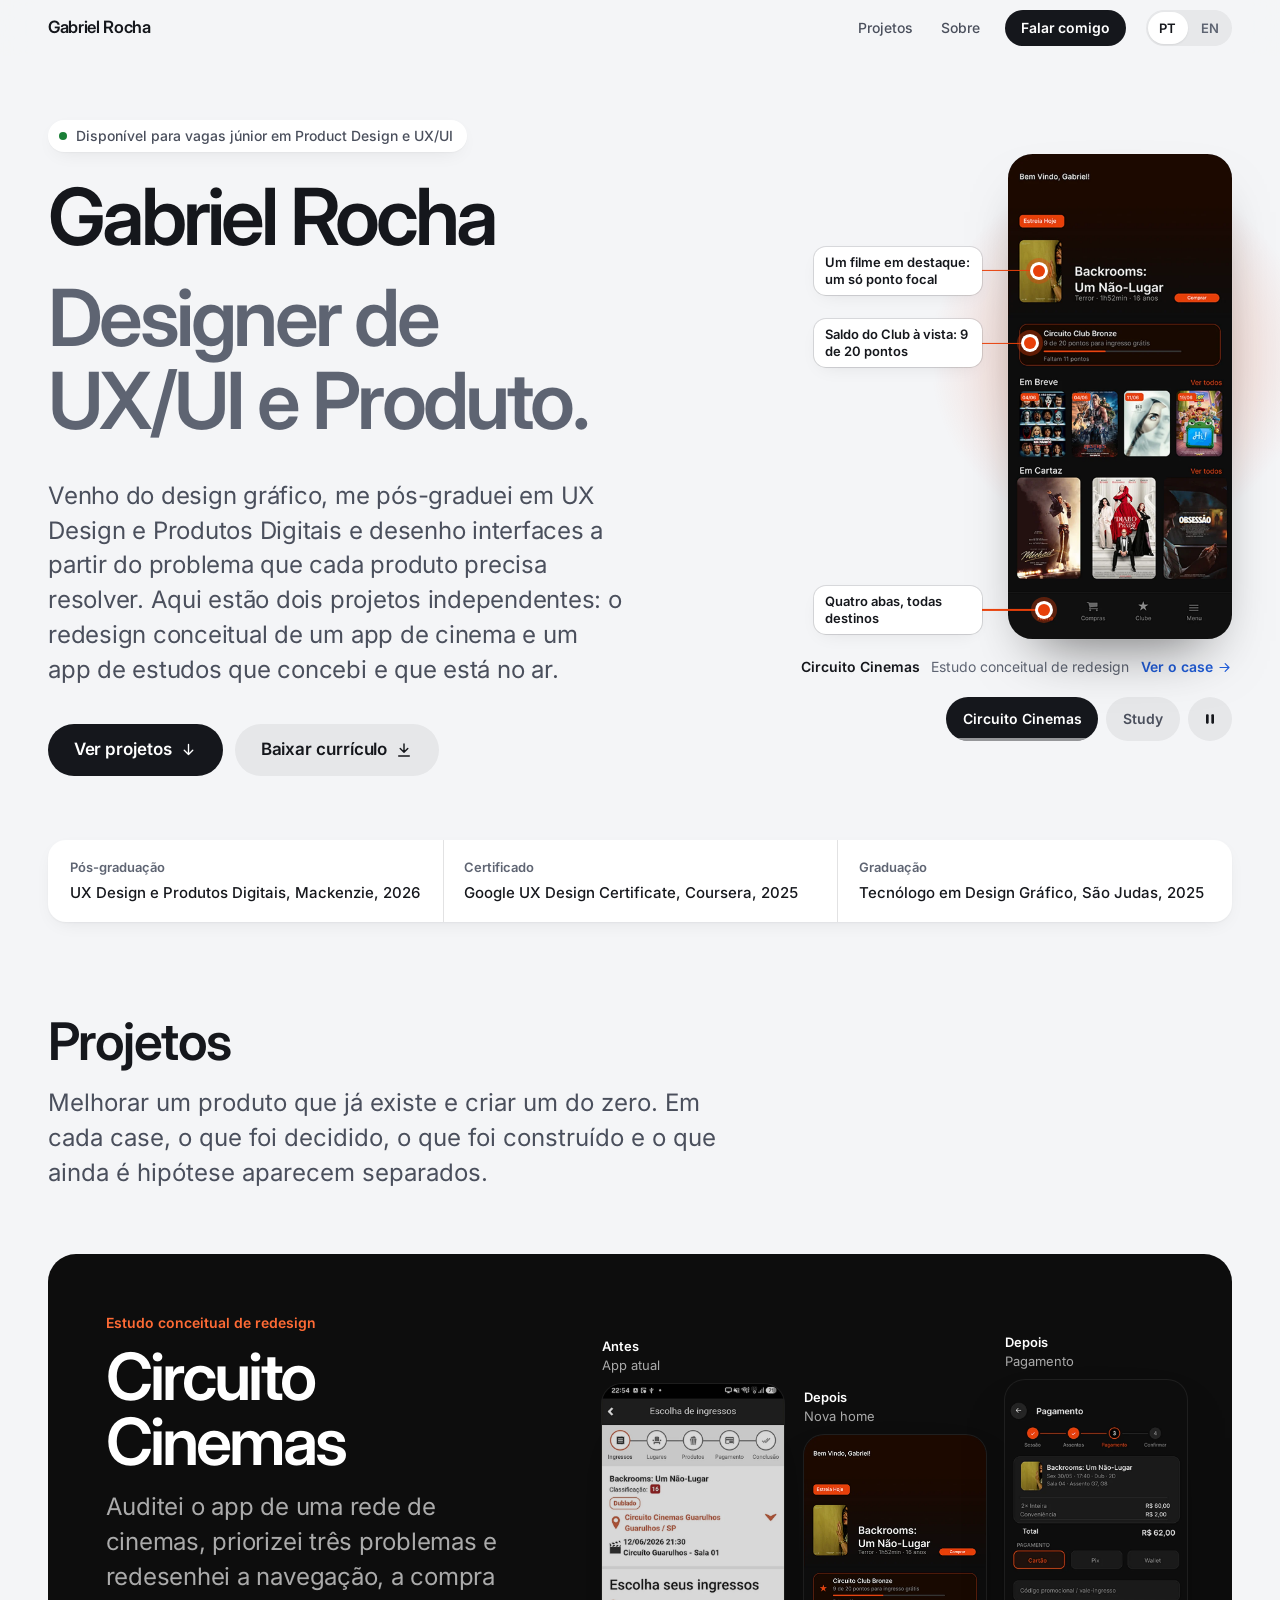
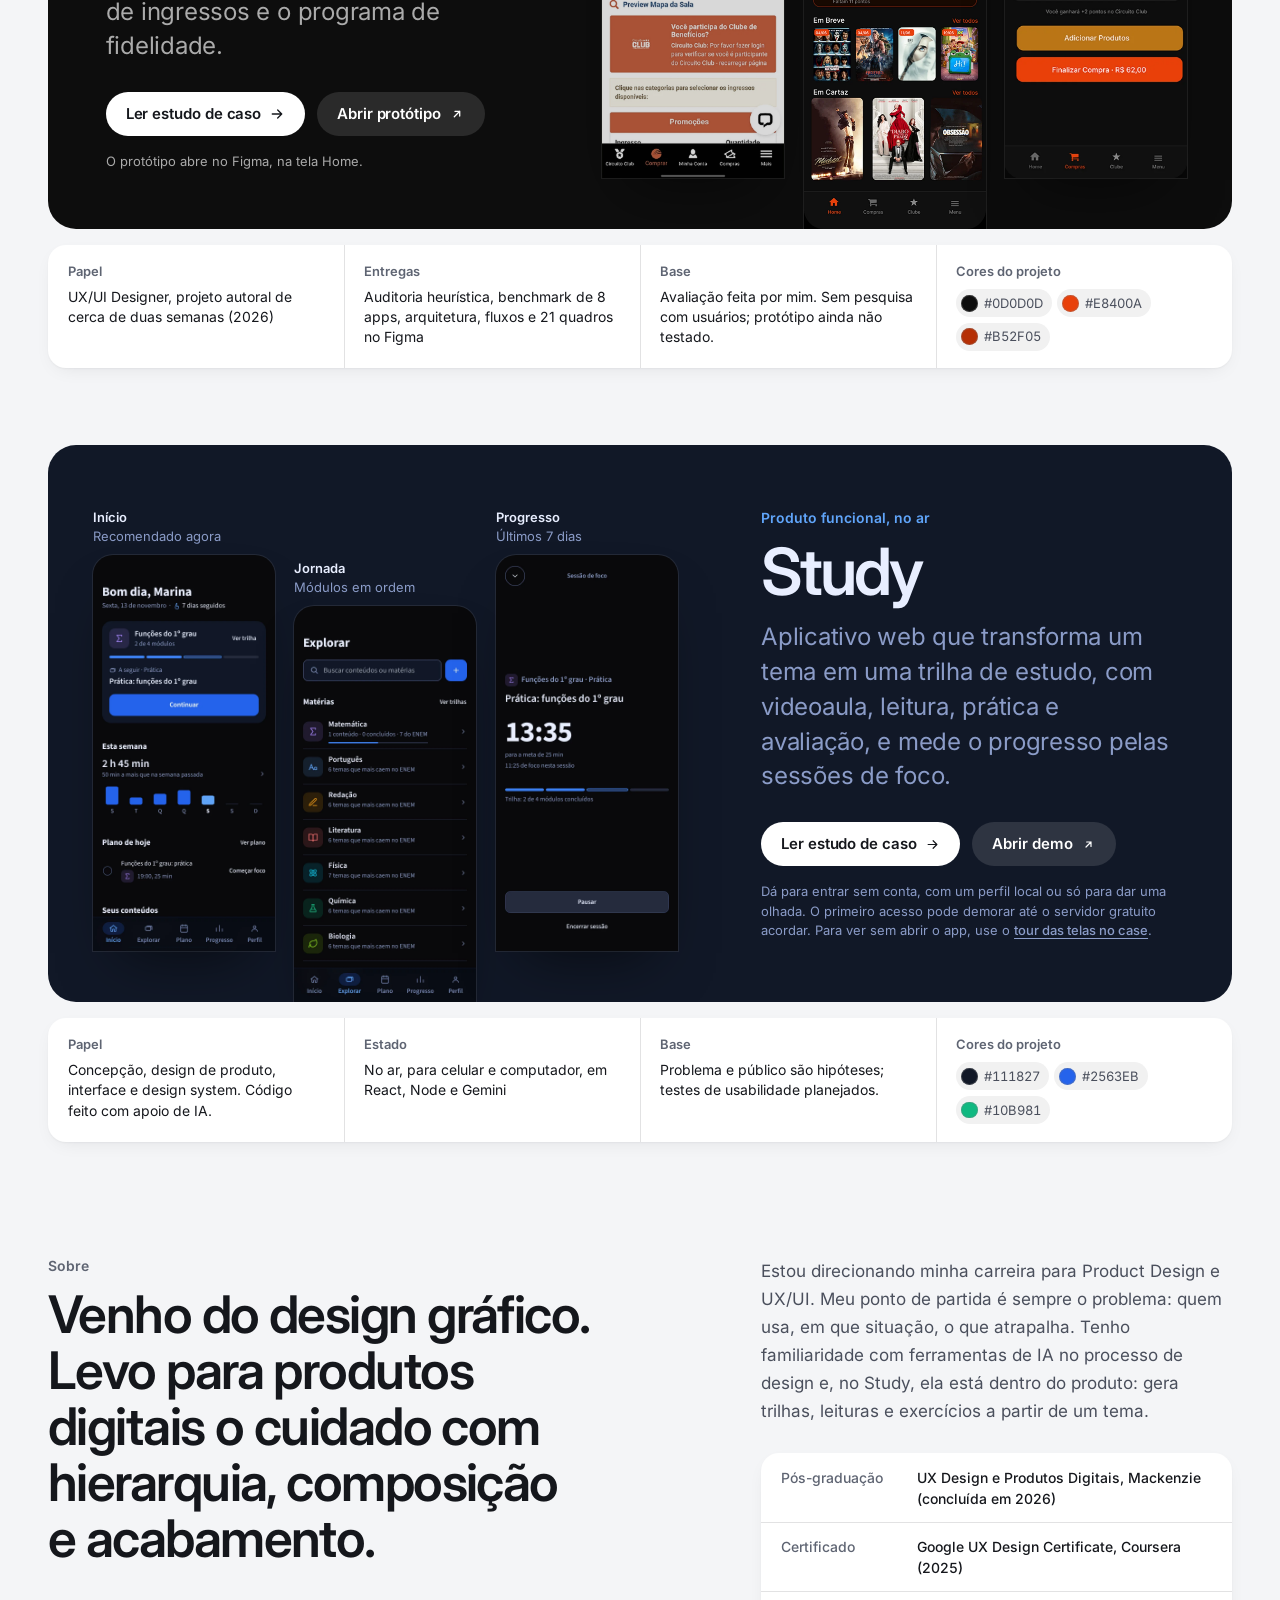
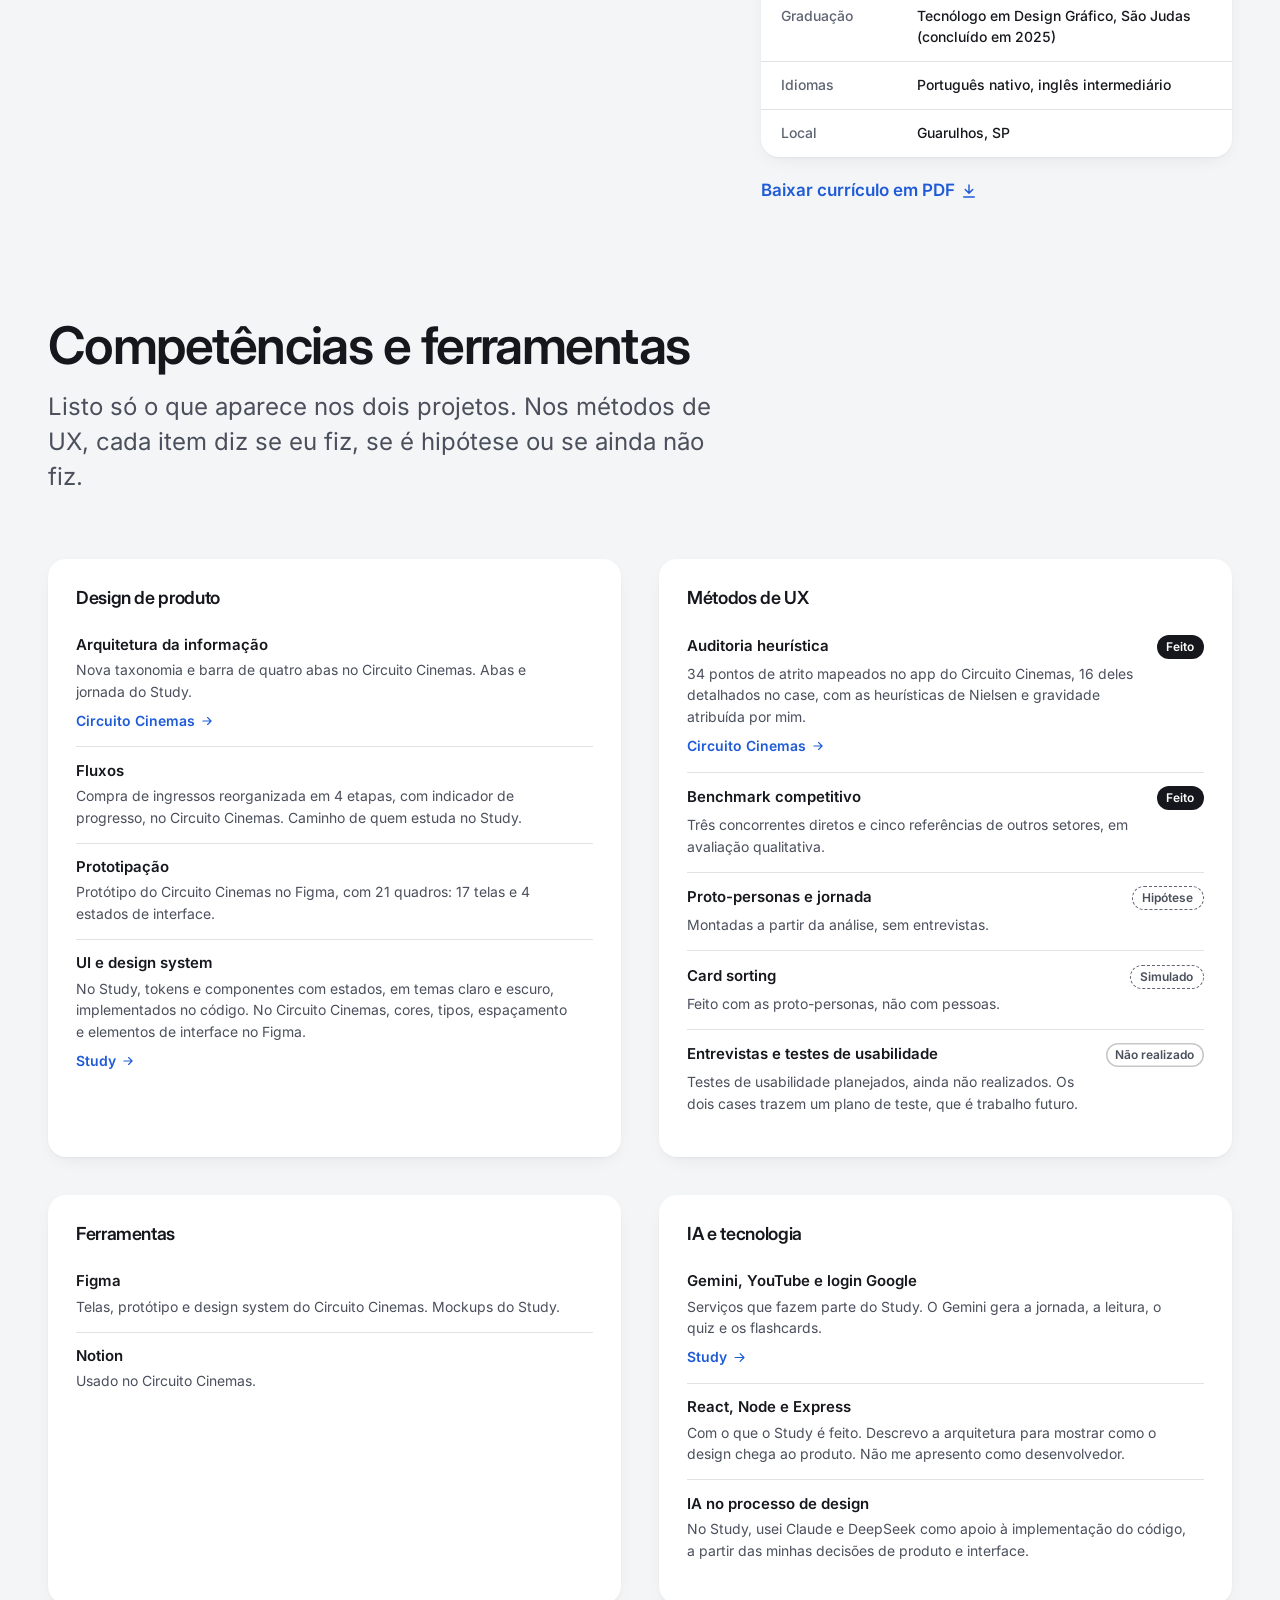
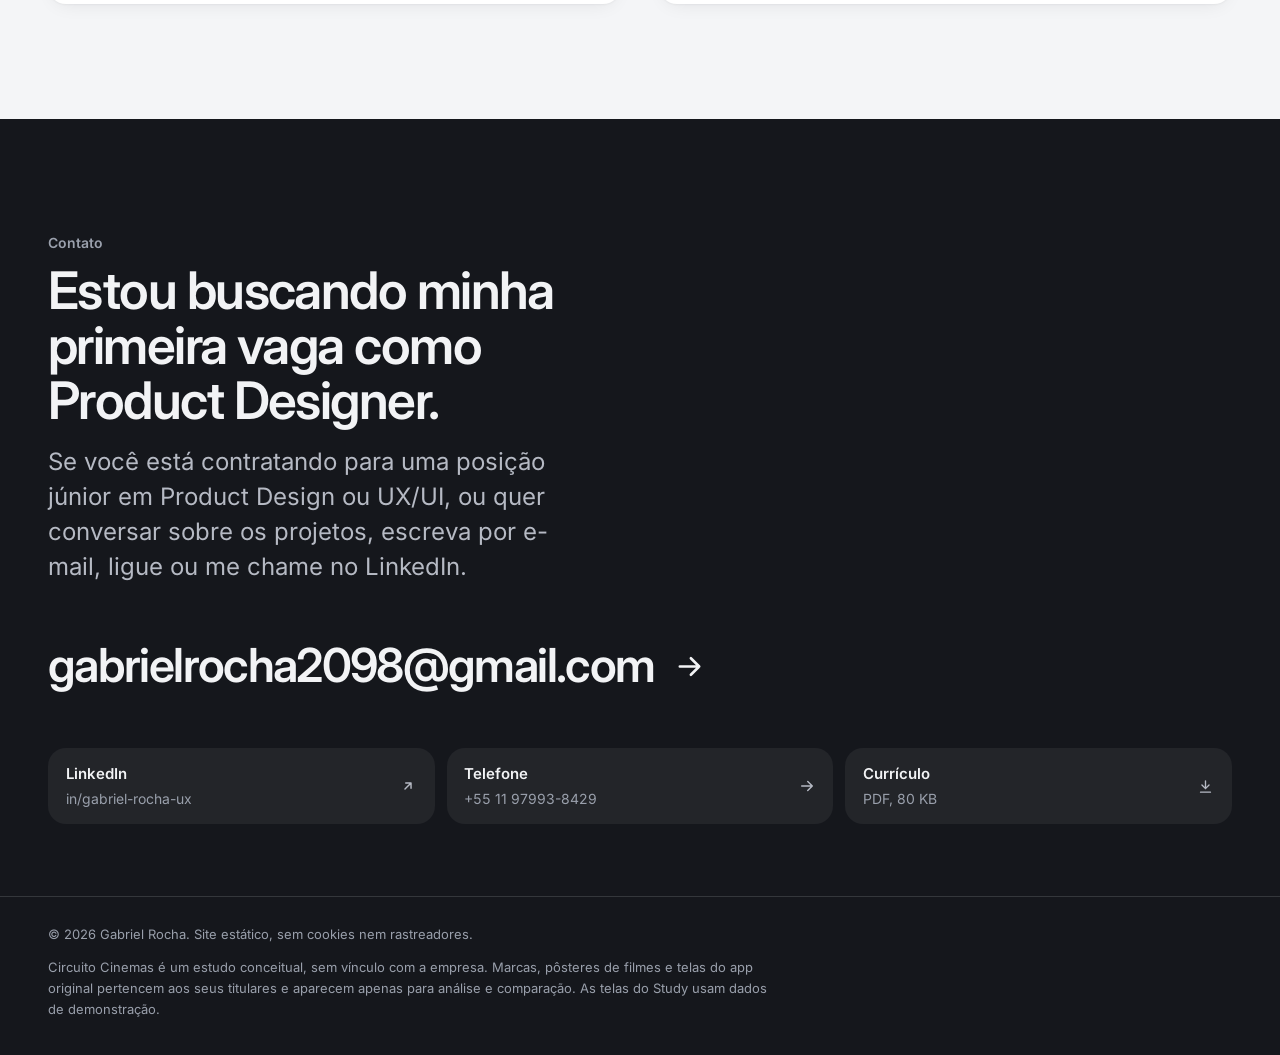
<file: index.html>
<!doctype html>
<html lang="pt-BR">
<head>
  <meta charset="utf-8">
  <meta name="viewport" content="width=device-width, initial-scale=1">
  <title data-i18n="home.meta.title">Gabriel Rocha | Product Design e UX/UI</title>
  <meta name="description" content="Portfólio de Gabriel Rocha, designer gráfico em transição para Product Design e UX/UI. Inclui o estudo de caso do Circuito Cinemas e o aplicativo de estudos Study." data-i18n-content="home.meta.description">
  <meta name="author" content="Gabriel Rocha">
  <meta name="theme-color" content="#F4F2ED">
  <meta name="color-scheme" content="dark light">
  <link rel="icon" href="favicon.svg" type="image/svg+xml">
  <link rel="canonical" href="https://gabrielrocha1260-svg.github.io/Portiflio-Gabriel-Rocha/">
  <link rel="alternate" hreflang="pt-BR" href="https://gabrielrocha1260-svg.github.io/Portiflio-Gabriel-Rocha/">
  <link rel="alternate" hreflang="en" href="https://gabrielrocha1260-svg.github.io/Portiflio-Gabriel-Rocha/?lang=en">
  <link rel="alternate" hreflang="x-default" href="https://gabrielrocha1260-svg.github.io/Portiflio-Gabriel-Rocha/">

  <meta property="og:type" content="website">
  <meta property="og:url" content="https://gabrielrocha1260-svg.github.io/Portiflio-Gabriel-Rocha/">
  <meta property="og:locale" content="pt_BR">
  <meta property="og:locale:alternate" content="en_US">
  <meta property="og:site_name" content="Gabriel Rocha">
  <meta property="og:title" content="Gabriel Rocha | Product Design e UX/UI" data-i18n-content="home.meta.og-title">
  <meta property="og:description" content="Dois projetos de produto digital: o redesign conceitual do app Circuito Cinemas e o Study, um aplicativo de estudos que está no ar." data-i18n-content="home.meta.og-description">
  <meta property="og:image" content="https://gabrielrocha1260-svg.github.io/Portiflio-Gabriel-Rocha/assets/img/og.png">
  <meta property="og:image:width" content="1200">
  <meta property="og:image:height" content="630">
  <meta property="og:image:alt" content="Gabriel Rocha, Product Design e UX/UI, com telas dos projetos Circuito Cinemas e Study." data-i18n-content="home.meta.og-image-alt">
  <meta name="twitter:card" content="summary_large_image">

  <link rel="preload" href="assets/fonts/inter-display-600.woff" as="font" type="font/woff" crossorigin>
  <link rel="preload" href="assets/fonts/inter-400.woff" as="font" type="font/woff" crossorigin>
  <link rel="stylesheet" href="assets/css/styles.css">
  <script>(function(d){d.className+=" js";var l=null;try{l=new URLSearchParams(location.search).get("lang")||localStorage.getItem("site-lang")}catch(e){}if(l==="en"){d.lang="en";d.className+=" i18n-pending";setTimeout(function(){d.classList.remove("i18n-pending")},2500)}})(document.documentElement);</script>
</head>
<body data-page-home>
  <a class="skip-link" href="#conteudo" data-i18n="common.pular-para-o-conteudo">Pular para o conteúdo</a>

  <header class="site-header">
    <div class="container site-header__bar">
      <a class="wordmark" href="#inicio" aria-label="Gabriel Rocha, início" data-i18n-aria-label="home.header.gabriel-rocha-inicio">Gabriel Rocha</a>
      <div class="lang-switch" role="group" aria-label="Idioma" data-i18n-aria-label="ui.lang-group">
        <button class="lang-switch__btn" type="button" data-set-lang="pt" lang="pt-BR" aria-pressed="true">PT<span class="visually-hidden"> – Português</span></button>
        <span class="lang-switch__sep" aria-hidden="true">|</span>
        <button class="lang-switch__btn" type="button" data-set-lang="en" lang="en" aria-pressed="false">EN<span class="visually-hidden"> – English</span></button>
      </div>
      <button class="menu-toggle" type="button" aria-expanded="false" aria-controls="site-nav">
        <span class="menu-toggle__icon" aria-hidden="true"></span>
        <span class="menu-toggle__label">Menu</span>
      </button>
      <nav class="nav" id="site-nav" aria-label="Principal" data-i18n-aria-label="common.principal">
        <ul class="nav__list">
          <li><a class="nav__link" href="#projetos" data-i18n="common.projetos">Projetos</a></li>
          <li><a class="nav__link" href="#sobre" data-i18n="common.sobre">Sobre</a></li>
        </ul>
        <a class="btn btn--primary btn--sm" href="#contato" data-i18n="common.falar-comigo">Falar comigo</a>
      </nav>
    </div>
  </header>

  <main id="conteudo" tabindex="-1">

    <!-- Abertura: quem sou, que designer estou me tornando, por que ver os projetos -->
    <section class="hero" id="inicio" aria-labelledby="hero-title">
      <div class="container hero__grid">
        <div class="hero__copy">
          <p class="availability" data-i18n="home.inicio.disponivel">Disponível para vagas júnior em Product Design e UX/UI</p>
          <h1 class="hero__name" id="hero-title">Gabriel Rocha <span class="hero__role" data-i18n="home.inicio.cargo">Designer de UX/UI e Produto.</span></h1>
          <p class="hero__intro" data-i18n="home.inicio.intro">Venho do design gráfico, me pós-graduei em UX Design e Produtos Digitais e desenho interfaces a partir do problema que cada produto precisa resolver. Aqui estão dois projetos independentes: o redesign conceitual de um app de cinema e um app de estudos que concebi e que está no ar.</p>
          <div class="hero__actions">
            <a class="btn btn--primary btn--lg" href="#projetos"><span data-i18n="home.inicio.ver-projetos">Ver projetos</span><span class="icon icon--down" aria-hidden="true"></span></a>
            <a class="btn btn--secondary btn--lg" href="assets/docs/Gabriel-Rocha_CV_Product-Designer.pdf" download><span data-i18n="home.inicio.curriculo">Baixar currículo<span class="visually-hidden"> (PDF, 80 KB)</span></span><span class="icon icon--download" aria-hidden="true"></span></a>
          </div>
        </div>

        <!-- Palco: as telas reais, anotadas como numa revisão de design -->
        <div class="stage" data-stage role="group" aria-label="Prévia dos projetos, com as decisões de design anotadas" data-i18n-aria-label="home.stage.label">
          <div class="stage__slides">
            <figure class="slide is-active" data-slide style="--accent:#E8400A;--glow:rgba(232,64,10,.30)">
              <div class="slide__device">
                <img class="shot" src="assets/img/cc-nova-home.webp" width="724" height="1566" fetchpriority="high" alt="Home redesenhada do Circuito Cinemas, com filme em destaque, cartão do Circuito Club com 9 de 20 pontos e seções Em breve e Em cartaz." data-i18n-alt="common.home-redesenhada-do-circuito">
                <ul class="annos">
                  <li class="anno" style="--x:.14;--y:.24;--i:0"><span class="anno__text" data-i18n="home.stage.cc-1">Um filme em destaque: um só ponto focal</span><span class="anno__line"></span><span class="anno__dot"></span></li>
                  <li class="anno" style="--x:.1;--y:.39;--i:1"><span class="anno__text" data-i18n="home.stage.cc-2">Saldo do Club à vista: 9 de 20 pontos</span><span class="anno__line"></span><span class="anno__dot"></span></li>
                  <li class="anno" style="--x:.16;--y:.94;--i:2"><span class="anno__text" data-i18n="home.stage.cc-3">Quatro abas, todas destinos</span><span class="anno__line"></span><span class="anno__dot"></span></li>
                </ul>
              </div>
              <figcaption class="slide__caption"><strong>Circuito Cinemas</strong><span data-i18n="common.estudo-conceitual-de-redesign">Estudo conceitual de redesign</span><a class="link link--arrow" href="projetos/circuito-cinemas.html" data-i18n="home.stage.ver-case">Ver o case</a></figcaption>
            </figure>
            <figure class="slide" data-slide aria-hidden="true" inert style="--accent:#2563EB;--glow:rgba(37,99,235,.32)">
              <div class="slide__device">
                <img class="shot" src="assets/img/study-cel-inicio.webp" width="804" height="1748" loading="lazy" alt="Tela Início do Study, com a trilha em andamento, o botão Continuar, o tempo de foco da semana e os conteúdos em andamento." data-i18n-alt="home.projetos.tela-inicio-do-study">
                <ul class="annos">
                  <li class="anno" style="--x:.09;--y:.4;--i:0"><span class="anno__text" data-i18n="home.stage.study-1">O que estudar agora, em um cartão</span><span class="anno__line"></span><span class="anno__dot"></span></li>
                  <li class="anno" style="--x:.09;--y:.65;--i:1"><span class="anno__text" data-i18n="home.stage.study-2">Progresso vem do tempo de foco registrado</span><span class="anno__line"></span><span class="anno__dot"></span></li>
                  <li class="anno" style="--x:.13;--y:.97;--i:2"><span class="anno__text" data-i18n="home.stage.study-3">Abas no celular, navegação lateral no computador</span><span class="anno__line"></span><span class="anno__dot"></span></li>
                </ul>
              </div>
              <figcaption class="slide__caption"><strong>Study</strong><span data-i18n="home.projetos.produto-funcional-no-ar">Produto funcional, no ar</span><a class="link link--arrow" href="projetos/study.html" data-i18n="home.stage.ver-case">Ver o case</a></figcaption>
            </figure>
          </div>
          <div class="stage__controls">
            <button class="stage__tab" type="button" data-go="0" aria-pressed="true">Circuito Cinemas<span class="stage__bar" aria-hidden="true"></span></button>
            <button class="stage__tab" type="button" data-go="1" aria-pressed="false">Study<span class="stage__bar" aria-hidden="true"></span></button>
            <button class="stage__pause" type="button" data-pause aria-pressed="false" aria-label="Pausar a apresentação"></button>
          </div>
        </div>
      </div>

      <div class="container">
        <dl class="credentials group" aria-label="Formação" data-i18n-aria-label="home.inicio.formacao">
          <div><dt data-i18n="home.sobre.pos-graduacao">Pós-graduação</dt><dd data-i18n="home.inicio.cred-pos">UX Design e Produtos Digitais, Mackenzie, 2026</dd></div>
          <div><dt data-i18n="home.sobre.certificado">Certificado</dt><dd data-i18n="home.inicio.cred-google">Google UX Design Certificate, Coursera, 2025</dd></div>
          <div><dt data-i18n="home.sobre.graduacao">Graduação</dt><dd data-i18n="home.inicio.cred-grad">Tecnólogo em Design Gráfico, São Judas, 2025</dd></div>
        </dl>
      </div>
    </section>

    <!-- Projetos: cada um sobre as cores reais do próprio design system -->
    <section class="work" id="projetos" aria-labelledby="projetos-title">
      <div class="container">
        <div class="section-head">
          <h2 class="h2" id="projetos-title" data-i18n="home.projetos.titulo">Projetos</h2>
          <p class="section-head__lead" data-i18n="home.projetos.lead">Melhorar um produto que já existe e criar um do zero. Em cada case, o que foi decidido, o que foi construído e o que ainda é hipótese aparecem separados.</p>
        </div>

        <article class="showcase-item" aria-labelledby="proj-cc">
          <div class="showcase showcase--cc">
            <div class="showcase__text">
              <p class="showcase__kind" data-i18n="common.estudo-conceitual-de-redesign">Estudo conceitual de redesign</p>
              <h3 class="showcase__title" id="proj-cc"><a href="projetos/circuito-cinemas.html">Circuito Cinemas</a></h3>
              <p class="showcase__desc" data-i18n="home.projetos.cc-desc">Auditei o app de uma rede de cinemas, priorizei três problemas e redesenhei a navegação, a compra de ingressos e o programa de fidelidade.</p>
              <div class="showcase__links">
                <a class="btn btn--primary" href="projetos/circuito-cinemas.html"><span data-i18n="home.projetos.ler-estudo-de-caso">Ler estudo de caso</span><span class="icon" aria-hidden="true"></span></a>
                <a class="btn btn--secondary" href="https://www.figma.com/proto/7PhbgPQ4ODq0ZpyNWOa0dn/Circuito-Cinemas-%E2%80%94-Redesign?page-id=6%3A2&node-id=7-5&starting-point-node-id=7%3A5&t=WzuFaxNKb168OiBv-1" target="_blank" rel="noopener"><span data-i18n="home.projetos.abrir-prototipo-no-figma">Abrir protótipo<span class="visually-hidden"> no Figma (abre em nova aba)</span></span><span class="icon icon--external" aria-hidden="true"></span></a>
              </div>
              <p class="showcase__note" data-i18n="home.projetos.o-prototipo-abre-no">O protótipo abre no Figma, na tela Home.</p>
            </div>
            <div class="showcase__media">
              <figure class="device device--before device--raised">
                <figcaption class="frame-label"><strong data-i18n="common.antes">Antes</strong><span data-i18n="home.projetos.app-atual">App atual</span></figcaption>
                <img class="shot" src="assets/img/cc-antes-ingressos.webp" width="570" height="1232" alt="Tela de escolha de ingressos do app atual do Circuito Cinemas, com indicador de cinco etapas, aviso do Circuito Club e lista de promoções." data-i18n-alt="common.tela-de-escolha-de">
              </figure>
              <figure class="device">
                <figcaption class="frame-label"><strong data-i18n="common.depois">Depois</strong><span data-i18n="common.nova-home">Nova home</span></figcaption>
                <img class="shot" src="assets/img/cc-nova-home.webp" width="724" height="1566" fetchpriority="high" alt="Home redesenhada do Circuito Cinemas, com filme em destaque, cartão do Circuito Club com 9 de 20 pontos e seções Em breve e Em cartaz." data-i18n-alt="common.home-redesenhada-do-circuito">
              </figure>
              <figure class="device device--raised">
                <figcaption class="frame-label"><strong data-i18n="common.depois">Depois</strong><span data-i18n="cc.hero.pagamento">Pagamento</span></figcaption>
                <img class="shot" src="assets/img/cc-depois-pagamento.webp" width="564" height="1232" alt="Tela de pagamento redesenhada, com indicador de quatro etapas, resumo da sessão, formas de pagamento e botão Finalizar compra de R$ 62,00." data-i18n-alt="cc.hero.tela-de-pagamento-redesenhada">
              </figure>
            </div>
          </div>
          <dl class="spec-sheet group">
            <div><dt data-i18n="home.projetos.papel">Papel</dt><dd data-i18n="home.projetos.cc-papel">UX/UI Designer, projeto autoral de cerca de duas semanas (2026)</dd></div>
            <div><dt data-i18n="home.projetos.entregas">Entregas</dt><dd data-i18n="home.projetos.cc-entregas">Auditoria heurística, benchmark de 8 apps, arquitetura, fluxos e 21 quadros no Figma</dd></div>
            <div><dt data-i18n="home.projetos.base">Base</dt><dd data-i18n="home.projetos.cc-base2">Avaliação feita por mim. Sem pesquisa com usuários; protótipo ainda não testado.</dd></div>
            <div><dt data-i18n="home.projetos.cores">Cores do projeto</dt><dd><span class="tokens"><span class="token" style="--c:#0D0D0D">#0D0D0D</span><span class="token" style="--c:#E8400A">#E8400A</span><span class="token" style="--c:#B52F05">#B52F05</span></span></dd></div>
          </dl>
        </article>

        <article class="showcase-item" aria-labelledby="proj-study">
          <div class="showcase showcase--study showcase--flip">
            <div class="showcase__text">
              <p class="showcase__kind" data-i18n="home.projetos.produto-funcional-no-ar">Produto funcional, no ar</p>
              <h3 class="showcase__title" id="proj-study"><a href="projetos/study.html">Study</a></h3>
              <p class="showcase__desc" data-i18n="home.projetos.study-desc">Aplicativo web que transforma um tema em uma trilha de estudo, com videoaula, leitura, prática e avaliação, e mede o progresso pelas sessões de foco.</p>
              <div class="showcase__links">
                <a class="btn btn--primary" href="projetos/study.html"><span data-i18n="home.projetos.ler-estudo-de-caso">Ler estudo de caso</span><span class="icon" aria-hidden="true"></span></a>
                <a class="btn btn--secondary" href="https://gabrielrocha1260-svg.github.io/Studyapp/" target="_blank" rel="noopener"><span data-i18n="common.abrir-demo-abre-em">Abrir demo<span class="visually-hidden"> (abre em nova aba)</span></span><span class="icon icon--external" aria-hidden="true"></span></a>
              </div>
              <p class="showcase__note" data-i18n="home.projetos.a-demo-pede-login">Dá para entrar sem conta, com um perfil local ou só para dar uma olhada. O primeiro acesso pode demorar até o servidor gratuito acordar. Para ver sem abrir o app, use o <a class="link" href="projetos/study.html#tour">tour das telas no case</a>.</p>
            </div>
            <div class="showcase__media">
              <figure class="device device--raised">
                <figcaption class="frame-label"><strong data-i18n="common.inicio">Início</strong><span data-i18n="common.recomendado-agora">Recomendado agora</span></figcaption>
                <img class="shot" src="assets/img/study-cel-inicio.webp" width="804" height="1748" loading="lazy" alt="Tela Início do Study, com a trilha em andamento, o botão Continuar, o tempo de foco da semana e os conteúdos em andamento." data-i18n-alt="home.projetos.tela-inicio-do-study">
              </figure>
              <figure class="device">
                <figcaption class="frame-label"><strong data-i18n="home.projetos.jornada">Jornada</strong><span data-i18n="home.projetos.modulos-em-ordem">Módulos em ordem</span></figcaption>
                <img class="shot" src="assets/img/study-cel-explorar.webp" width="804" height="1748" loading="lazy" alt="Tela Explorar do Study, com a busca, o botão Criar conteúdo e as matérias com o progresso de cada uma." data-i18n-alt="home.projetos.jornada-phrasal-verbs-com">
              </figure>
              <figure class="device device--raised">
                <figcaption class="frame-label"><strong data-i18n="common.progresso">Progresso</strong><span data-i18n="common.ultimos-7-dias">Últimos 7 dias</span></figcaption>
                <img class="shot" src="assets/img/study-cel-foco.webp" width="804" height="1748" loading="lazy" alt="Modo foco do Study, com contagem regressiva para a meta de 25 minutos, a trilha e os botões Pausar e Encerrar sessão." data-i18n-alt="home.projetos.tela-progresso-do-study">
              </figure>
            </div>
          </div>
          <dl class="spec-sheet group">
            <div><dt data-i18n="home.projetos.papel">Papel</dt><dd data-i18n="home.projetos.study-papel">Concepção, design de produto, interface e design system. Código feito com apoio de IA.</dd></div>
            <div><dt data-i18n="home.projetos.estado">Estado</dt><dd data-i18n="home.projetos.study-estado">No ar, para celular e computador, em React, Node e Gemini</dd></div>
            <div><dt data-i18n="home.projetos.base">Base</dt><dd data-i18n="home.projetos.study-base2">Problema e público são hipóteses; testes de usabilidade planejados.</dd></div>
            <div><dt data-i18n="home.projetos.cores">Cores do projeto</dt><dd><span class="tokens"><span class="token" style="--c:#111827">#111827</span><span class="token" style="--c:#2563EB">#2563EB</span><span class="token" style="--c:#10B981">#10B981</span></span></dd></div>
          </dl>
        </article>
      </div>
    </section>

    <!-- Sobre -->
    <section class="section about" id="sobre" aria-labelledby="sobre-title">
      <div class="container about__grid">
        <div class="about__head">
          <p class="eyebrow" data-i18n="common.sobre">Sobre</p>
          <h2 class="about__statement" id="sobre-title" data-i18n="home.sobre.statement">Venho do design gráfico. Levo para produtos digitais o cuidado com hierarquia, composição e acabamento.</h2>
        </div>
        <div class="about__body">
          <div class="read">
            <p data-i18n="home.sobre.estou-direcionando-minha-carreira">Estou direcionando minha carreira para Product Design e UX/UI. Meu ponto de partida é sempre o problema: quem usa, em que situação, o que atrapalha. Tenho familiaridade com ferramentas de IA no processo de design e, no Study, ela está dentro do produto: gera trilhas, leituras e exercícios a partir de um tema.</p>
          </div>
          <dl class="facts group">
            <div class="facts__row"><dt data-i18n="home.sobre.pos-graduacao">Pós-graduação</dt><dd data-i18n="home.sobre.ux-design-e-produtos">UX Design e Produtos Digitais, Mackenzie (concluída em 2026)</dd></div>
            <div class="facts__row"><dt data-i18n="home.sobre.certificado">Certificado</dt><dd data-i18n="home.sobre.google-ux">Google UX Design Certificate, Coursera (2025)</dd></div>
            <div class="facts__row"><dt data-i18n="home.sobre.graduacao">Graduação</dt><dd data-i18n="home.sobre.design-grafico-usjt">Tecnólogo em Design Gráfico, São Judas (concluído em 2025)</dd></div>
            <div class="facts__row"><dt data-i18n="home.sobre.idiomas">Idiomas</dt><dd data-i18n="home.sobre.idiomas-v">Português nativo, inglês intermediário</dd></div>
            <div class="facts__row"><dt data-i18n="home.sobre.local">Local</dt><dd>Guarulhos, SP</dd></div>
          </dl>
          <a class="link link--download about__cv" href="assets/docs/Gabriel-Rocha_CV_Product-Designer.pdf" download data-i18n="home.sobre.cv">Baixar currículo em PDF</a>
        </div>
      </div>
    </section>

    <!-- Competências e ferramentas -->
    <section class="section" id="competencias" aria-labelledby="competencias-title">
      <div class="container">
        <div class="section-head">
          <h2 class="h2" id="competencias-title" data-i18n="home.competencias.competencias-e-ferramentas">Competências e ferramentas</h2>
          <p class="section-head__lead" data-i18n="home.competencias.listo-so-o-que">Listo só o que aparece nos dois projetos. Nos métodos de UX, cada item diz se eu fiz, se é hipótese ou se ainda não fiz.</p>
        </div>
        <div class="skills">
          <div class="skills__group group">
            <h3 class="h3" data-i18n="home.competencias.design-de-produto">Design de produto</h3>
            <ul class="skills__list">
              <li><span class="skills__name" data-i18n="home.competencias.arquitetura-da-informacao">Arquitetura da informação</span><span class="skills__text" data-i18n="home.competencias.nova-taxonomia-e-barra">Nova taxonomia e barra de quatro abas no Circuito Cinemas. Abas e jornada do Study.</span><a class="skills__where link link--arrow" href="projetos/circuito-cinemas.html#decisoes">Circuito Cinemas</a></li>
              <li><span class="skills__name" data-i18n="home.competencias.fluxos">Fluxos</span><span class="skills__text" data-i18n="home.competencias.compra-de-ingressos-de">Compra de ingressos reorganizada em 4 etapas, com indicador de progresso, no Circuito Cinemas. Caminho de quem estuda no Study.</span></li>
              <li><span class="skills__name" data-i18n="home.competencias.prototipacao">Prototipação</span><span class="skills__text" data-i18n="home.competencias.prototipo-do-circuito-cinemas">Protótipo do Circuito Cinemas no Figma, com 21 quadros: 17 telas e 4 estados de interface.</span></li>
              <li><span class="skills__name" data-i18n="home.sobre.ui-e-design-system">UI e design system</span><span class="skills__text" data-i18n="home.competencias.tokens-componentes-e-estados">No Study, tokens e componentes com estados, em temas claro e escuro, implementados no código. No Circuito Cinemas, cores, tipos, espaçamento e elementos de interface no Figma.</span><a class="skills__where link link--arrow" href="projetos/study.html#design-system">Study</a></li>
            </ul>
          </div>
          <div class="skills__group group">
            <h3 class="h3" data-i18n="home.competencias.metodos-de-ux">Métodos de UX</h3>
            <ul class="skills__list">
              <li><span class="skills__name" data-i18n="home.competencias.auditoria-heuristica">Auditoria heurística</span><span class="tag tag--done" data-i18n="home.competencias.feito">Feito</span><span class="skills__text" data-i18n="home.competencias.34-pontos-de-atrito">34 pontos de atrito mapeados no app do Circuito Cinemas, 16 deles detalhados no case, com as heurísticas de Nielsen e gravidade atribuída por mim.</span><a class="skills__where link link--arrow" href="projetos/circuito-cinemas.html#diagnostico">Circuito Cinemas</a></li>
              <li><span class="skills__name" data-i18n="common.benchmark-competitivo">Benchmark competitivo</span><span class="tag tag--done" data-i18n="home.competencias.feito">Feito</span><span class="skills__text" data-i18n="home.competencias.tres-concorrentes-diretos-e">Três concorrentes diretos e cinco referências de outros setores, em avaliação qualitativa.</span></li>
              <li><span class="skills__name" data-i18n="home.competencias.proto-personas-e-jornada">Proto-personas e jornada</span><span class="tag tag--hyp" data-i18n="common.hipotese">Hipótese</span><span class="skills__text" data-i18n="home.competencias.montadas-a-partir-da">Montadas a partir da análise, sem entrevistas.</span></li>
              <li><span class="skills__name">Card sorting</span><span class="tag tag--hyp" data-i18n="home.competencias.simulado">Simulado</span><span class="skills__text" data-i18n="home.competencias.feito-com-as-proto">Feito com as proto-personas, não com pessoas.</span></li>
              <li><span class="skills__name" data-i18n="home.competencias.entrevistas-e-testes-de">Entrevistas e testes de usabilidade</span><span class="tag tag--soon" data-i18n="home.competencias.em-andamento">Não realizado</span><span class="skills__text" data-i18n="home.competencias.testes-moderados-do-study">Testes de usabilidade planejados, ainda não realizados. Os dois cases trazem um plano de teste, que é trabalho futuro.</span></li>
            </ul>
          </div>
          <div class="skills__group group">
            <h3 class="h3" data-i18n="common.ferramentas">Ferramentas</h3>
            <ul class="skills__list">
              <li><span class="skills__name">Figma</span><span class="skills__text" data-i18n="home.competencias.telas-prototipo-e-design">Telas, protótipo e design system do Circuito Cinemas. Mockups do Study.</span></li>
              <li><span class="skills__name">Notion</span><span class="skills__text" data-i18n="home.competencias.usado-no-circuito-cinemas">Usado no Circuito Cinemas.</span></li>
            </ul>
          </div>
          <div class="skills__group group">
            <h3 class="h3" data-i18n="home.competencias.ia-e-tecnologia">IA e tecnologia</h3>
            <ul class="skills__list">
              <li><span class="skills__name" data-i18n="home.competencias.gemini-youtube-e-login">Gemini, YouTube e login Google</span><span class="skills__text" data-i18n="home.competencias.servicos-que-fazem-parte">Serviços que fazem parte do Study. O Gemini gera a jornada, a leitura, o quiz e os flashcards.</span><a class="skills__where link link--arrow" href="projetos/study.html#ia">Study</a></li>
              <li><span class="skills__name" data-i18n="home.competencias.react-node-e-express">React, Node e Express</span><span class="skills__text" data-i18n="home.competencias.com-o-que-o">Com o que o Study é feito. Descrevo a arquitetura para mostrar como o design chega ao produto. Não me apresento como desenvolvedor.</span></li>
              <li><span class="skills__name" data-i18n="home.competencias.ia-no-processo-de">IA no processo de design</span><span class="skills__text" data-i18n="home.competencias.tenho-familiaridade-mas-os">No Study, usei Claude e DeepSeek como apoio à implementação do código, a partir das minhas decisões de produto e interface.</span></li>
            </ul>
          </div>
        </div>
      </div>
    </section>

    <!-- Contato -->
    <section class="contact" id="contato" aria-labelledby="contato-title">
      <div class="container">
        <p class="eyebrow" data-i18n="home.contato.eyebrow">Contato</p>
        <h2 class="contact__title" id="contato-title" data-i18n="home.contato.estou-buscando-minha-primeira">Estou buscando minha primeira vaga como Product Designer.</h2>
        <p class="contact__body" data-i18n="home.contato.se-voce-esta-contratando">Se você está contratando para uma posição júnior em Product Design ou UX/UI, ou quer conversar sobre os projetos, escreva por e-mail, ligue ou me chame no LinkedIn.</p>
        <a class="contact__email" href="mailto:gabrielrocha2098@gmail.com">gabrielrocha2098@gmail.com<span class="icon" aria-hidden="true"></span></a>
        <ul class="contact__list">
          <li><a class="contact__row" href="https://www.linkedin.com/in/gabriel-rocha-ux" target="_blank" rel="noopener noreferrer"><span class="contact__label" data-i18n="home.contato.linkedin-abre-em-nova">LinkedIn<span class="visually-hidden"> (abre em nova aba)</span></span><span class="contact__value">in/gabriel-rocha-ux</span><span class="icon icon--external" aria-hidden="true"></span></a></li>
          <li><a class="contact__row" href="tel:+5511979938429"><span class="contact__label" data-i18n="home.contato.telefone">Telefone</span><span class="contact__value">+55 11 97993-8429</span><span class="icon" aria-hidden="true"></span></a></li>
          <li><a class="contact__row" href="assets/docs/Gabriel-Rocha_CV_Product-Designer.pdf" download><span class="contact__label" data-i18n="home.contato.curriculo">Currículo</span><span class="contact__value" data-i18n="home.contato.curriculo-v">PDF, 80 KB</span><span class="icon icon--download" aria-hidden="true"></span></a></li>
        </ul>
      </div>
    </section>
  </main>

  <footer class="site-footer">
    <div class="container site-footer__row">
      <p data-i18n="home.footer.2026-gabriel-rocha-site">© 2026 Gabriel Rocha. Site estático, sem cookies nem rastreadores.</p>
      <p data-i18n="home.footer.circuito-cinemas-e-um">Circuito Cinemas é um estudo conceitual, sem vínculo com a empresa. Marcas, pôsteres de filmes e telas do app original pertencem aos seus titulares e aparecem apenas para análise e comparação. As telas do Study usam dados de demonstração.</p>
    </div>
  </footer>

  <script src="assets/js/translations.js" defer></script>
  <script src="assets/js/i18n.js" defer></script>
  <script src="assets/js/main.js" defer></script>
</body>
</html>
</file>
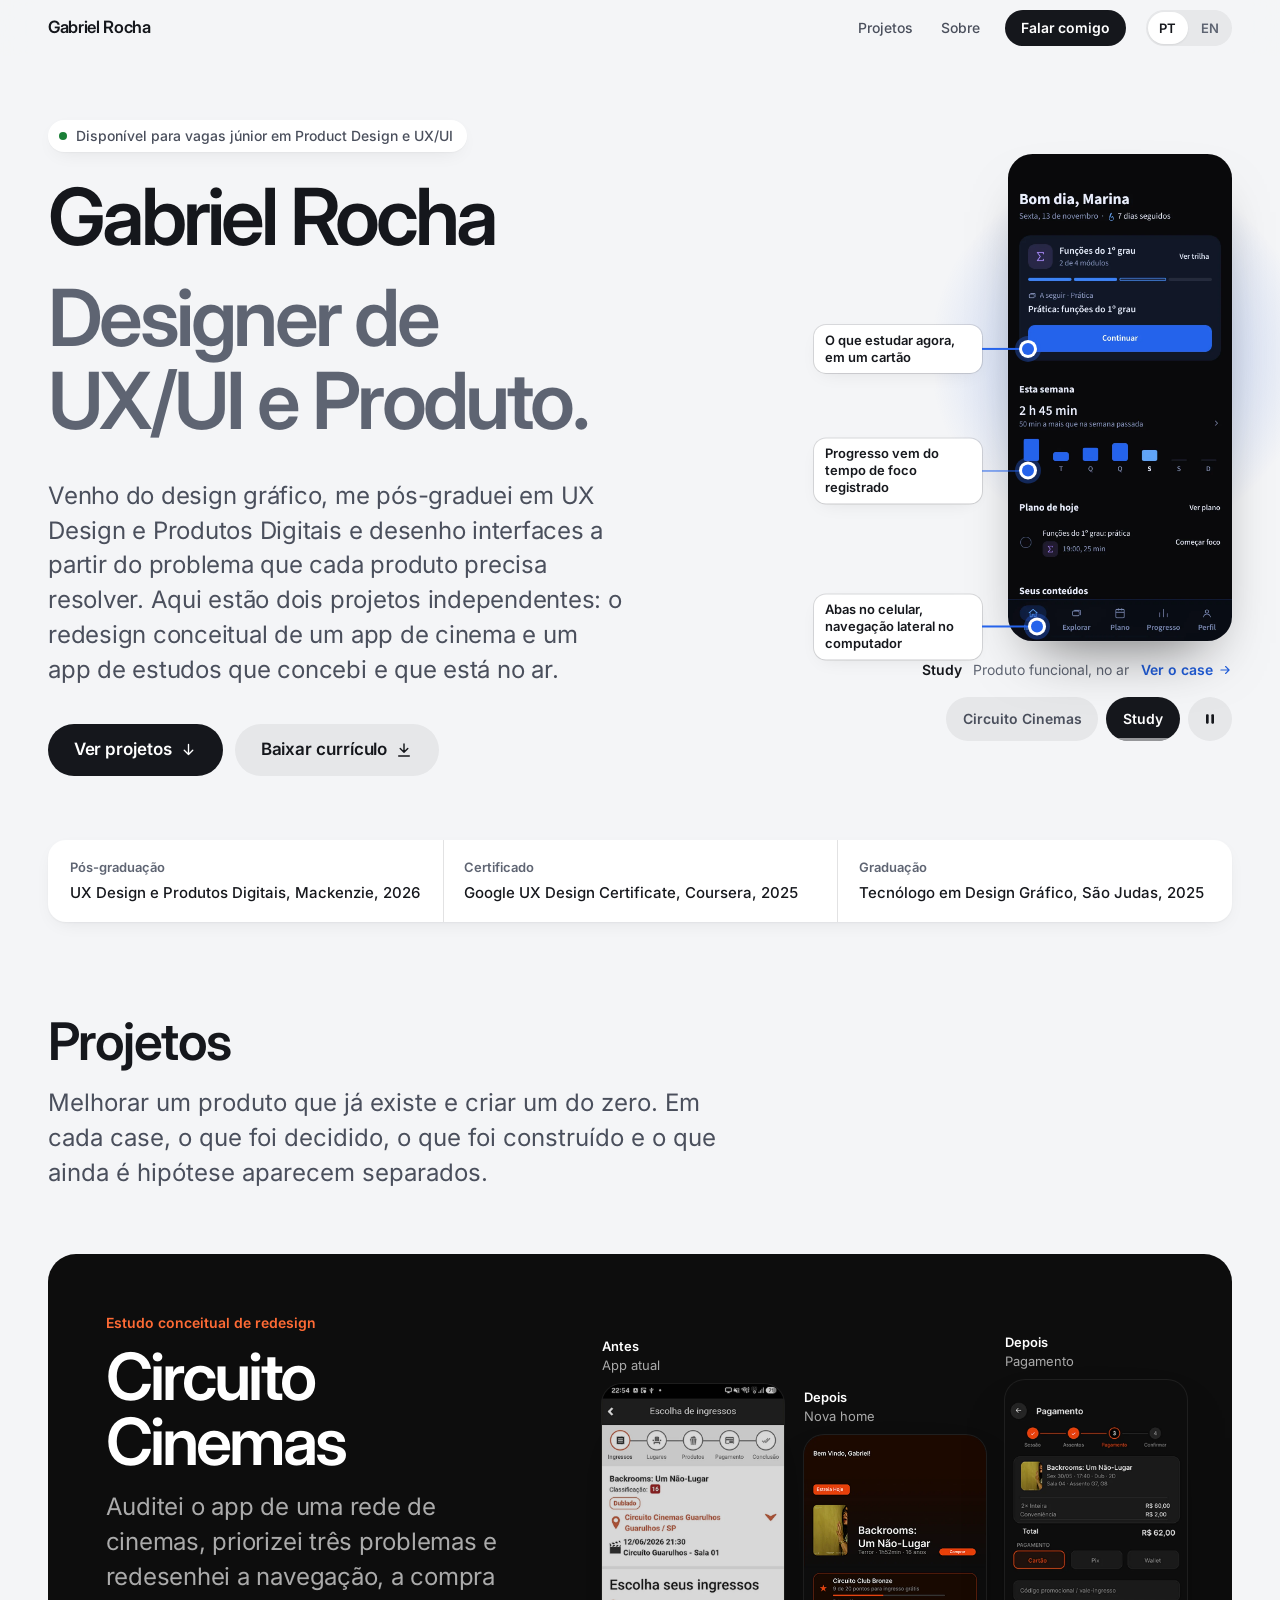
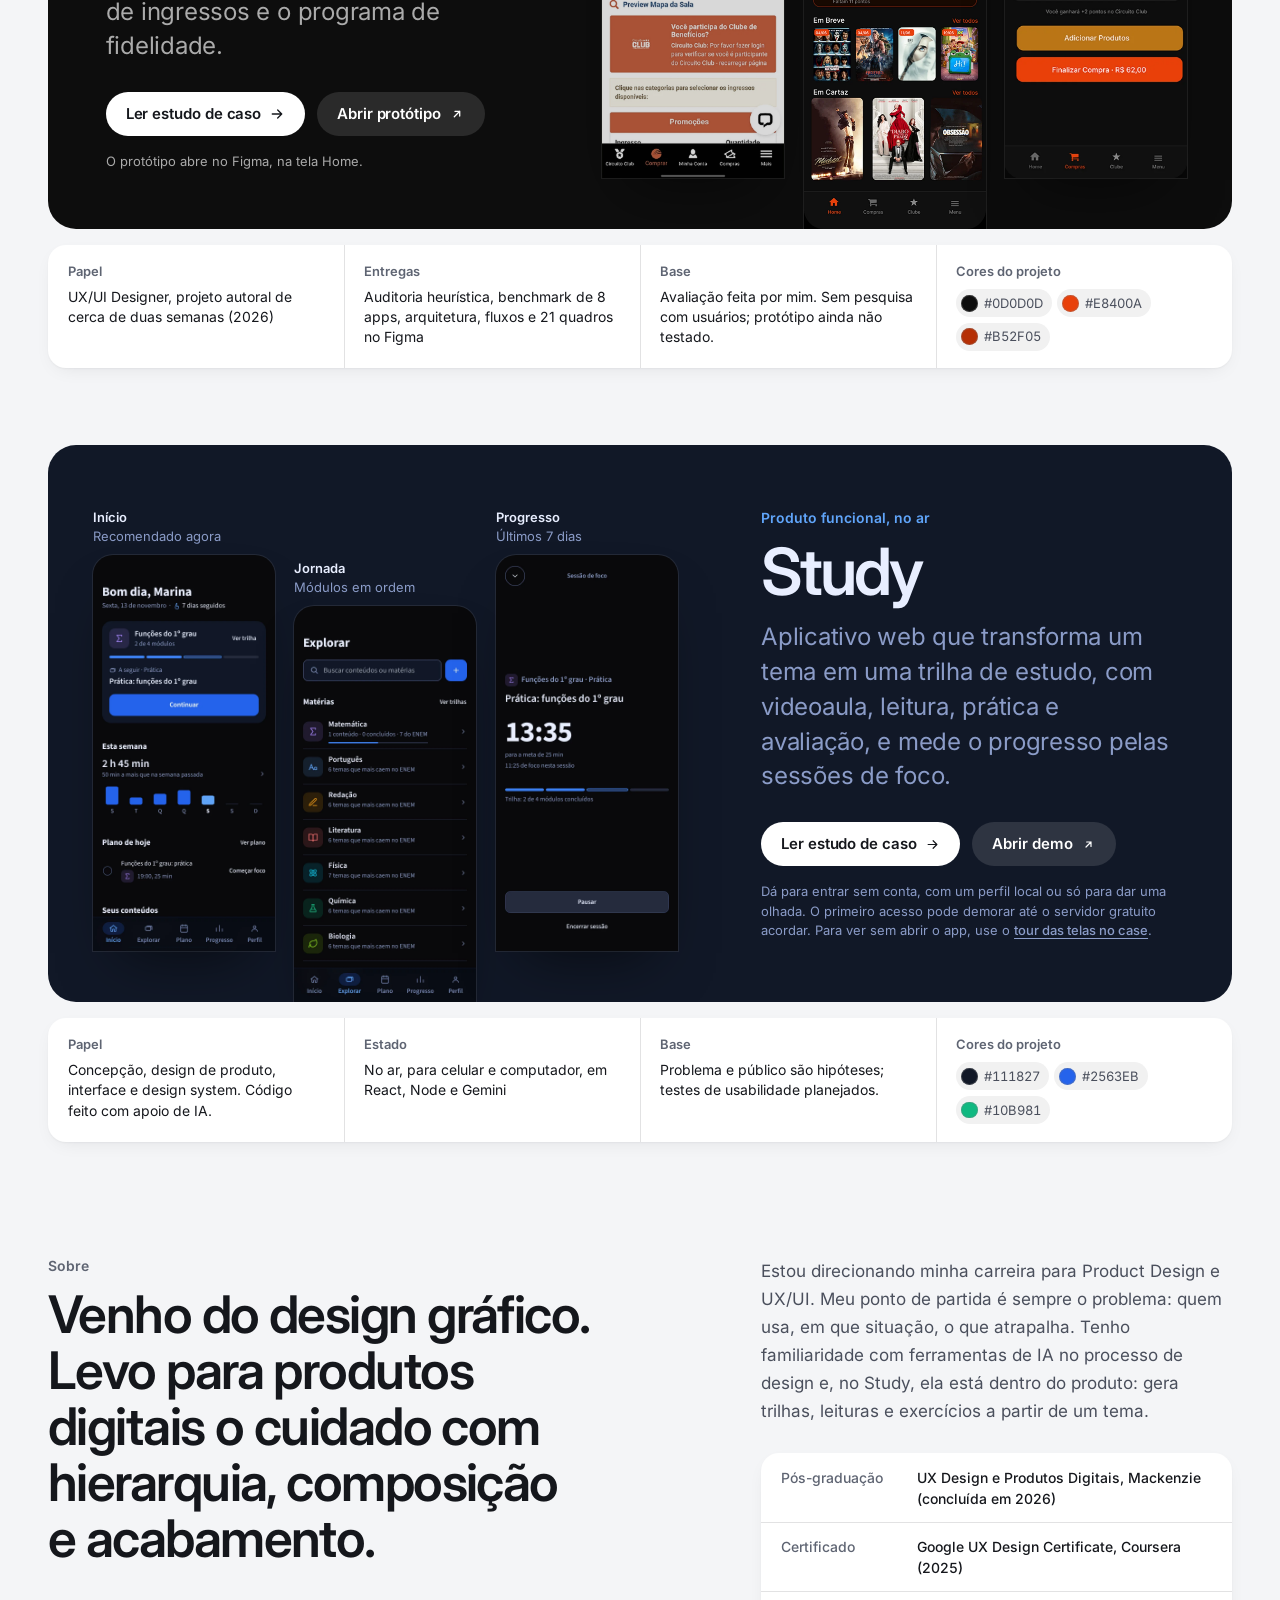
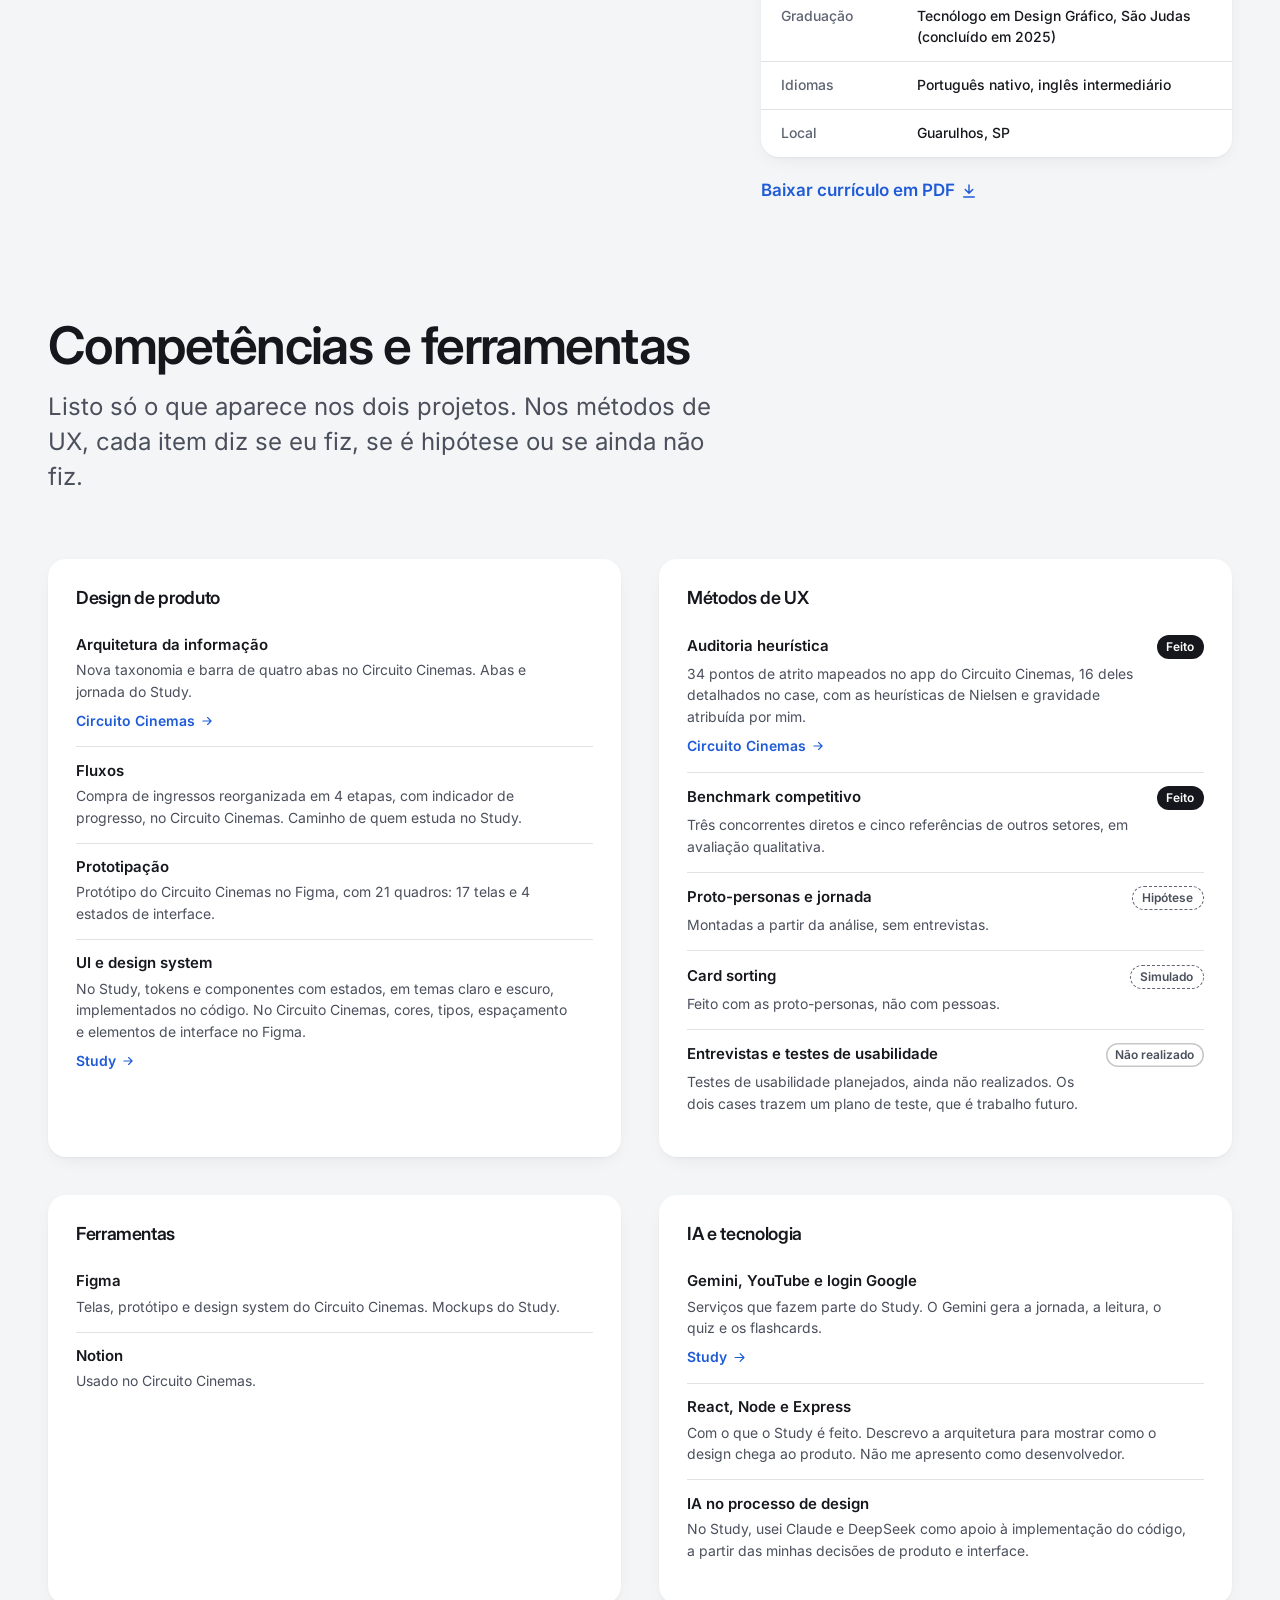
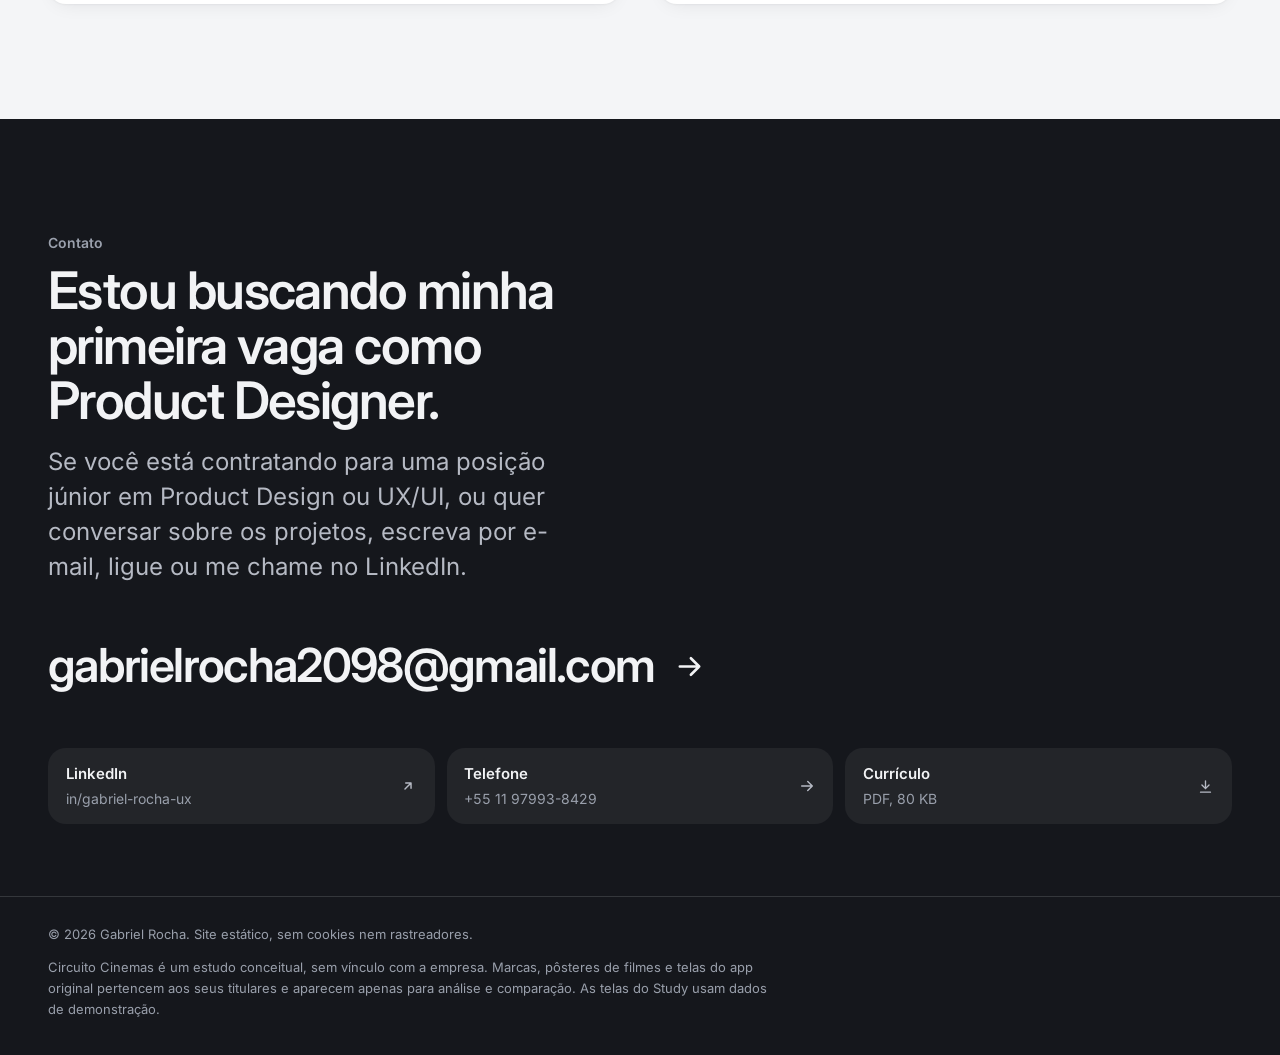
<file: portfolio/index.html>
<!doctype html>
<html lang="pt-BR">
<head>
<meta charset="utf-8">
<meta name="viewport" content="width=device-width, initial-scale=1">
<title>Página movida | Gabriel Rocha</title>
<meta name="robots" content="noindex">
<link rel="canonical" href="https://gabrielrocha1260-svg.github.io/Portiflio-Gabriel-Rocha/">
<meta http-equiv="refresh" content="0; url=https://gabrielrocha1260-svg.github.io/Portiflio-Gabriel-Rocha/">
<script>location.replace("https://gabrielrocha1260-svg.github.io/Portiflio-Gabriel-Rocha/" + location.hash);</script>
</head>
<body>
<p>Esta página mudou de endereço: <a href="https://gabrielrocha1260-svg.github.io/Portiflio-Gabriel-Rocha/">https://gabrielrocha1260-svg.github.io/Portiflio-Gabriel-Rocha/</a></p>
</body>
</html>
</file>
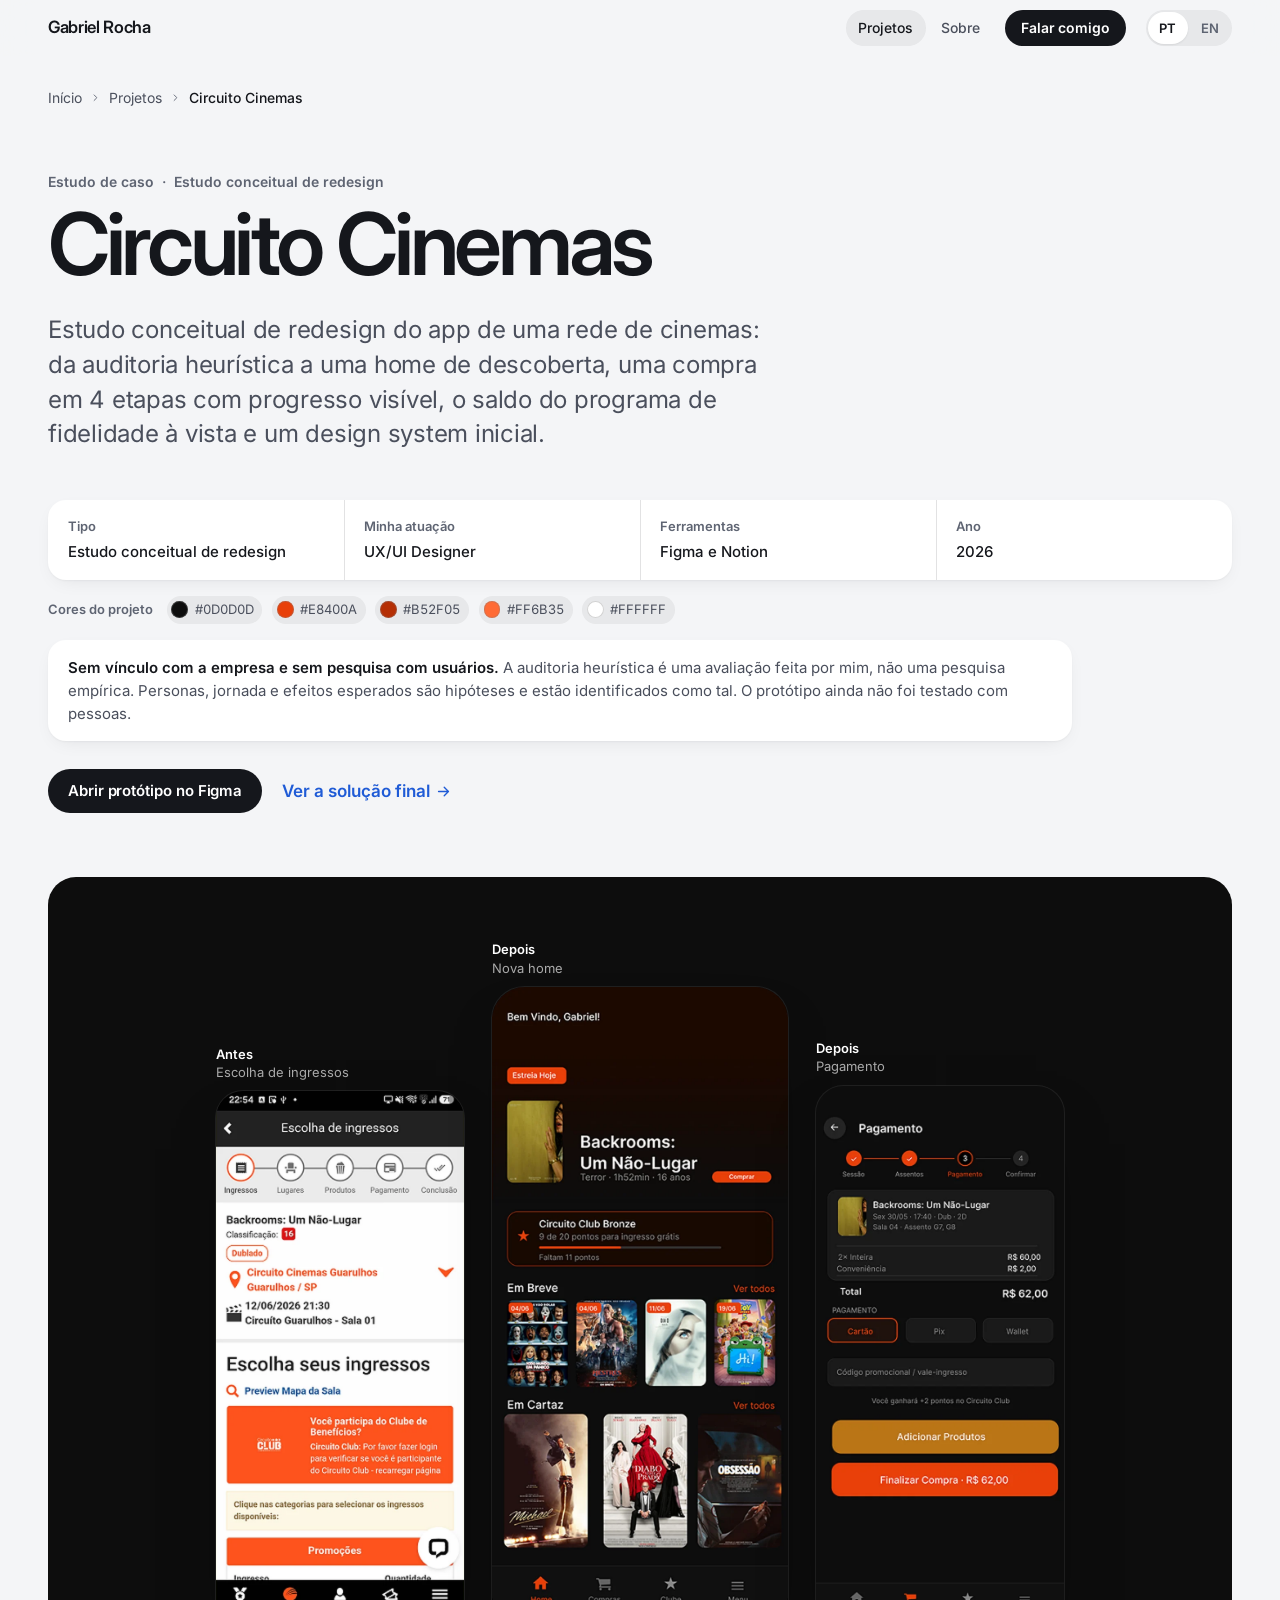
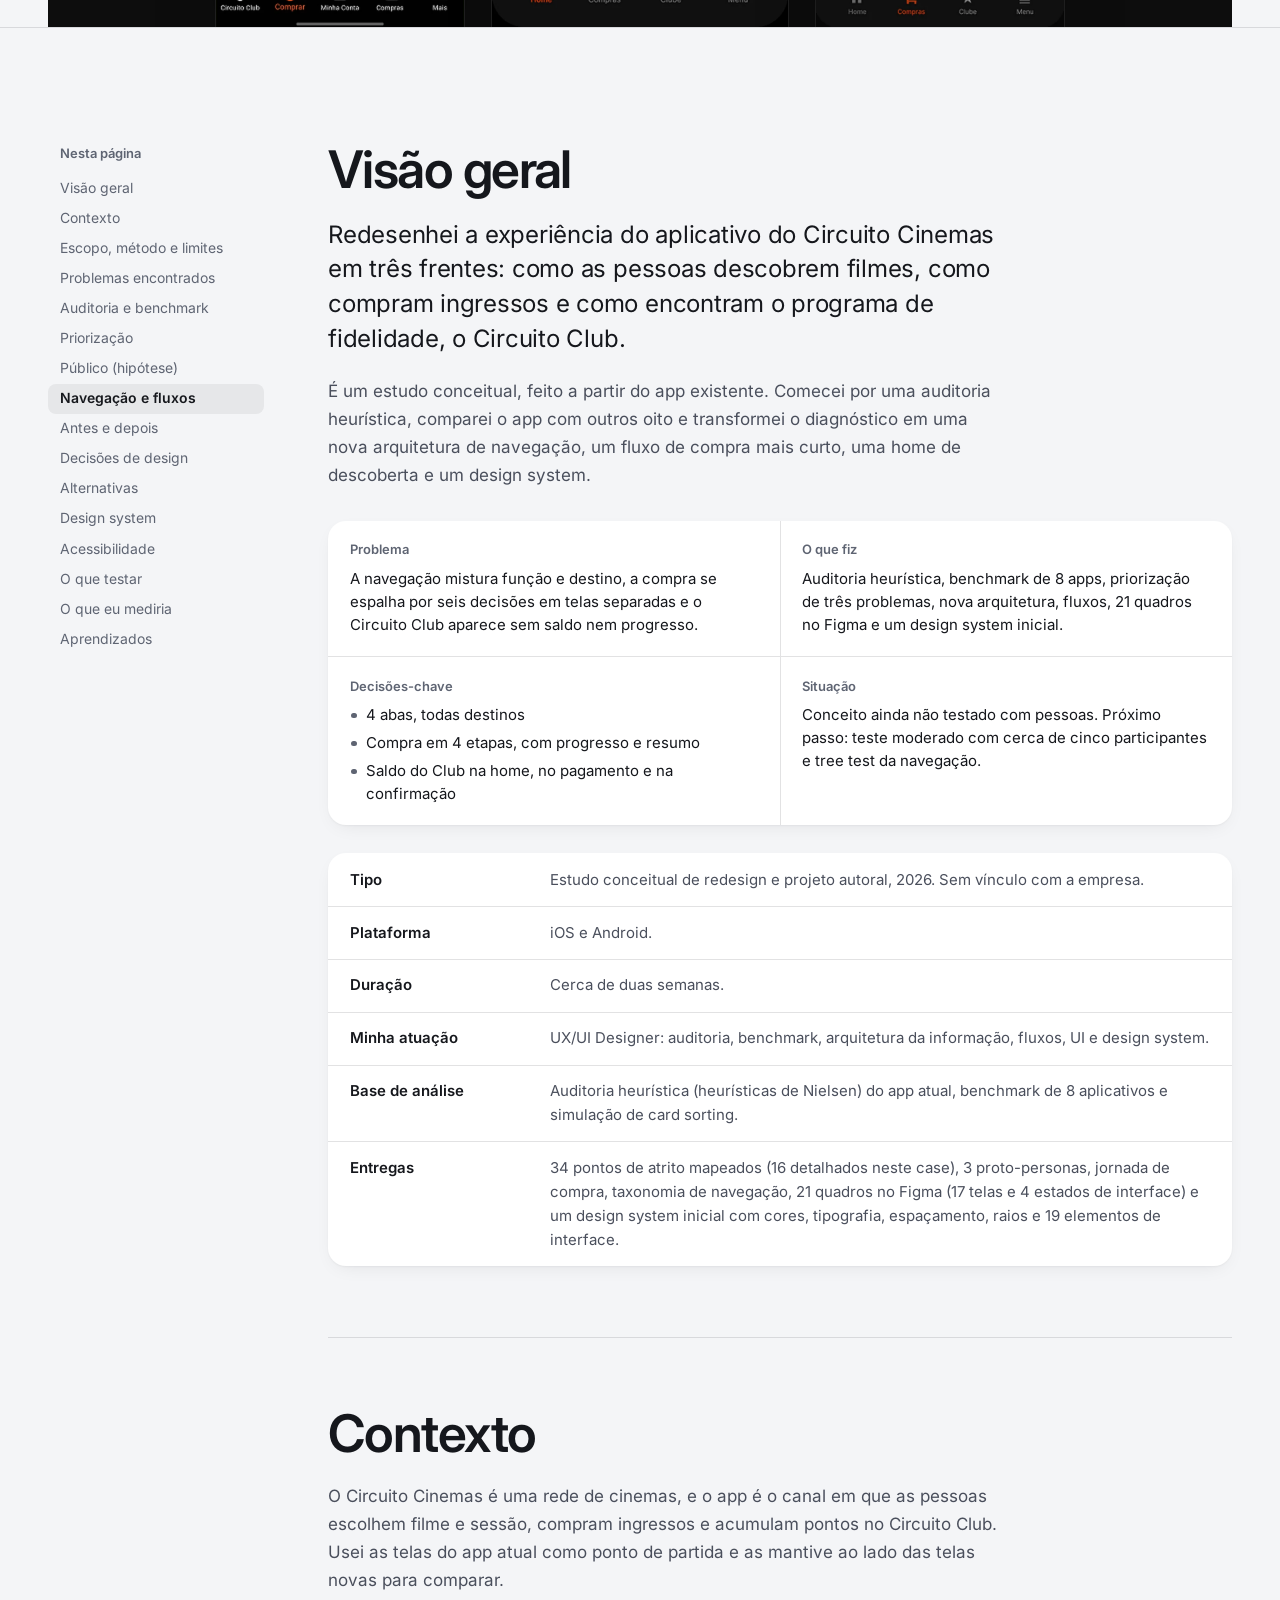
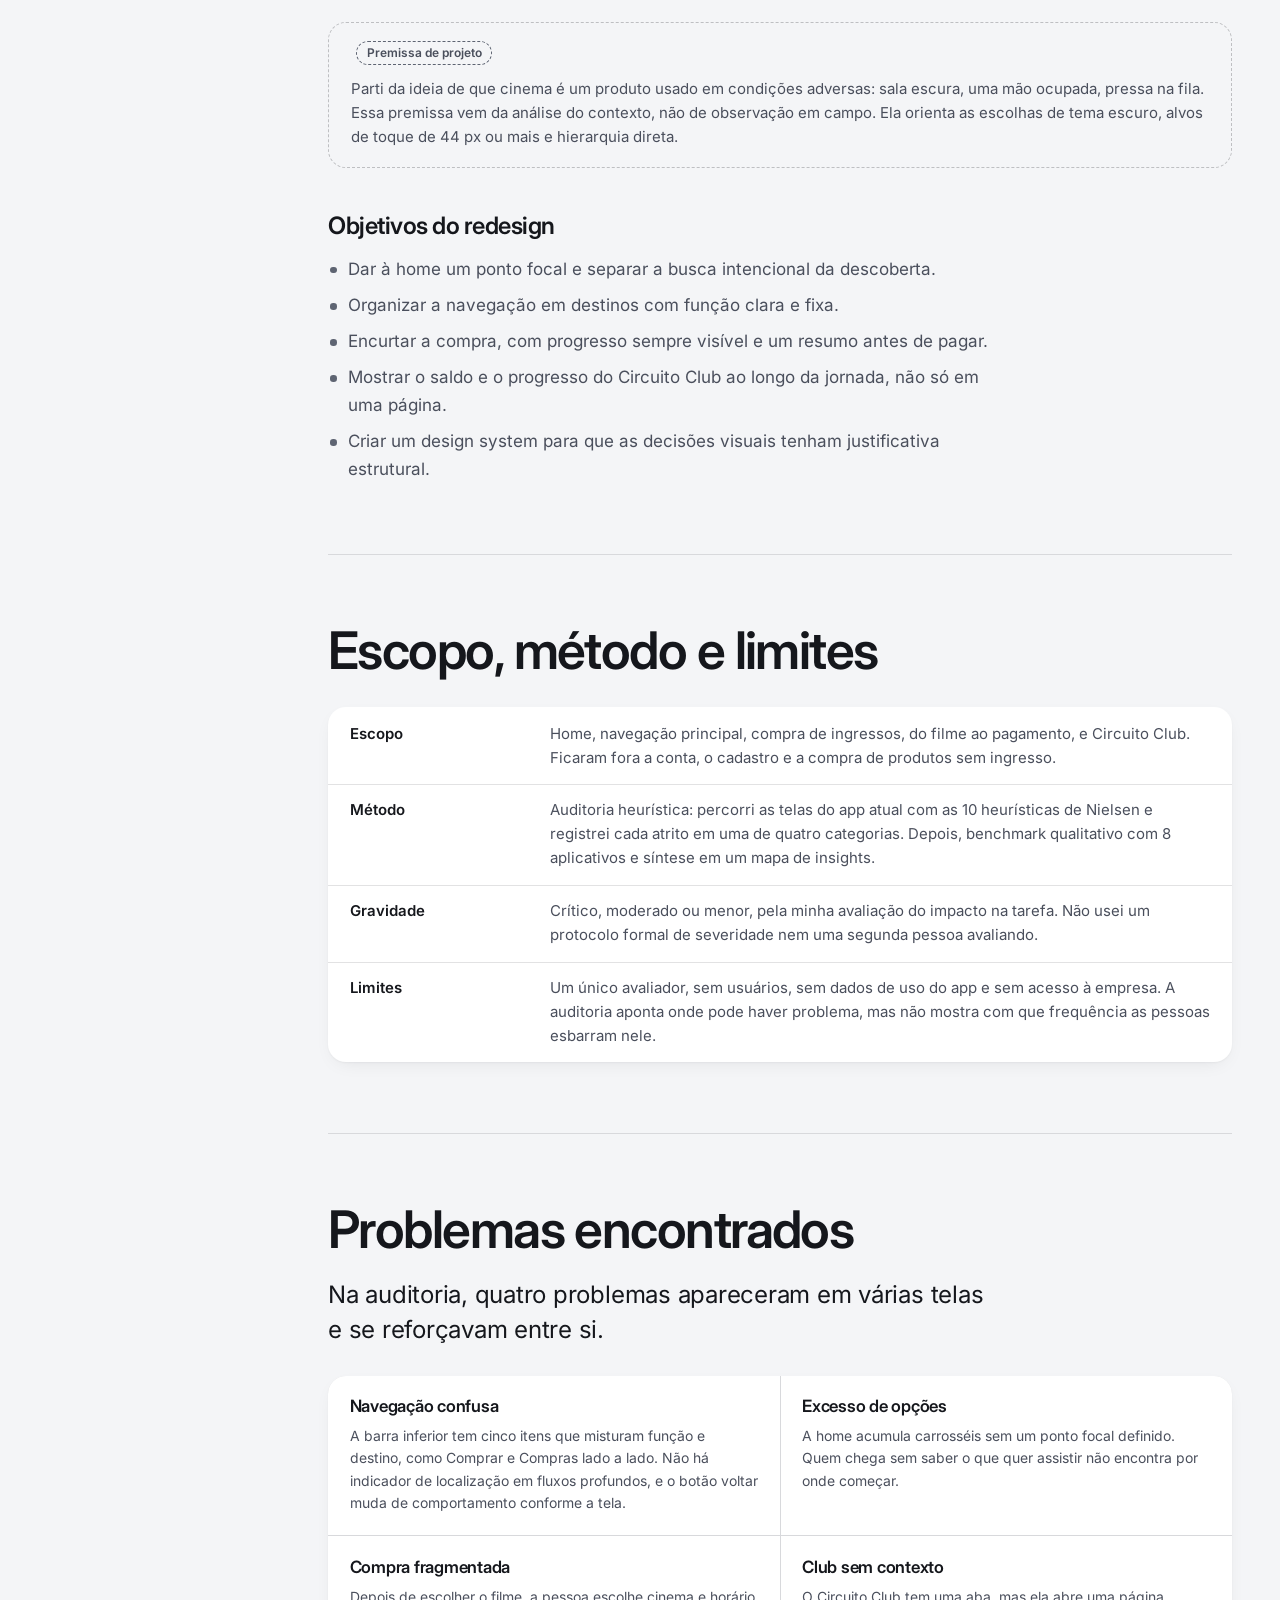
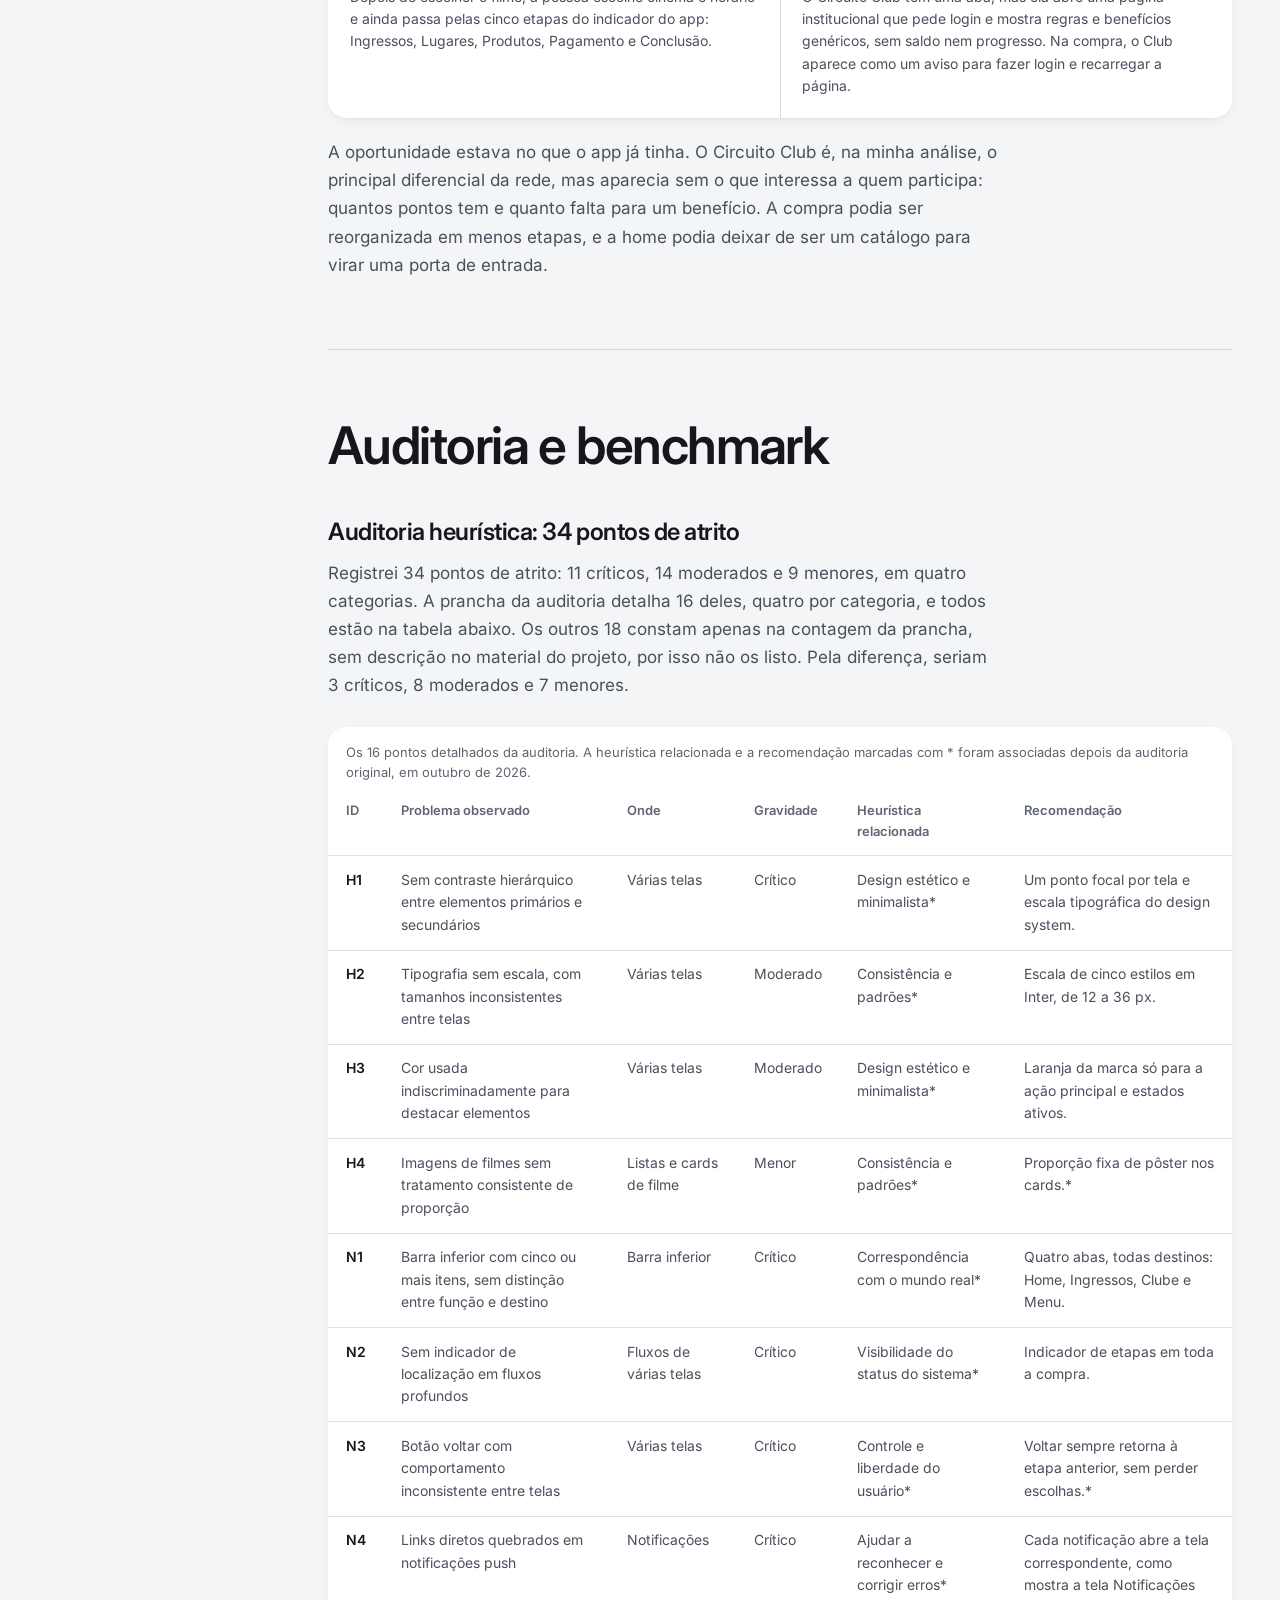
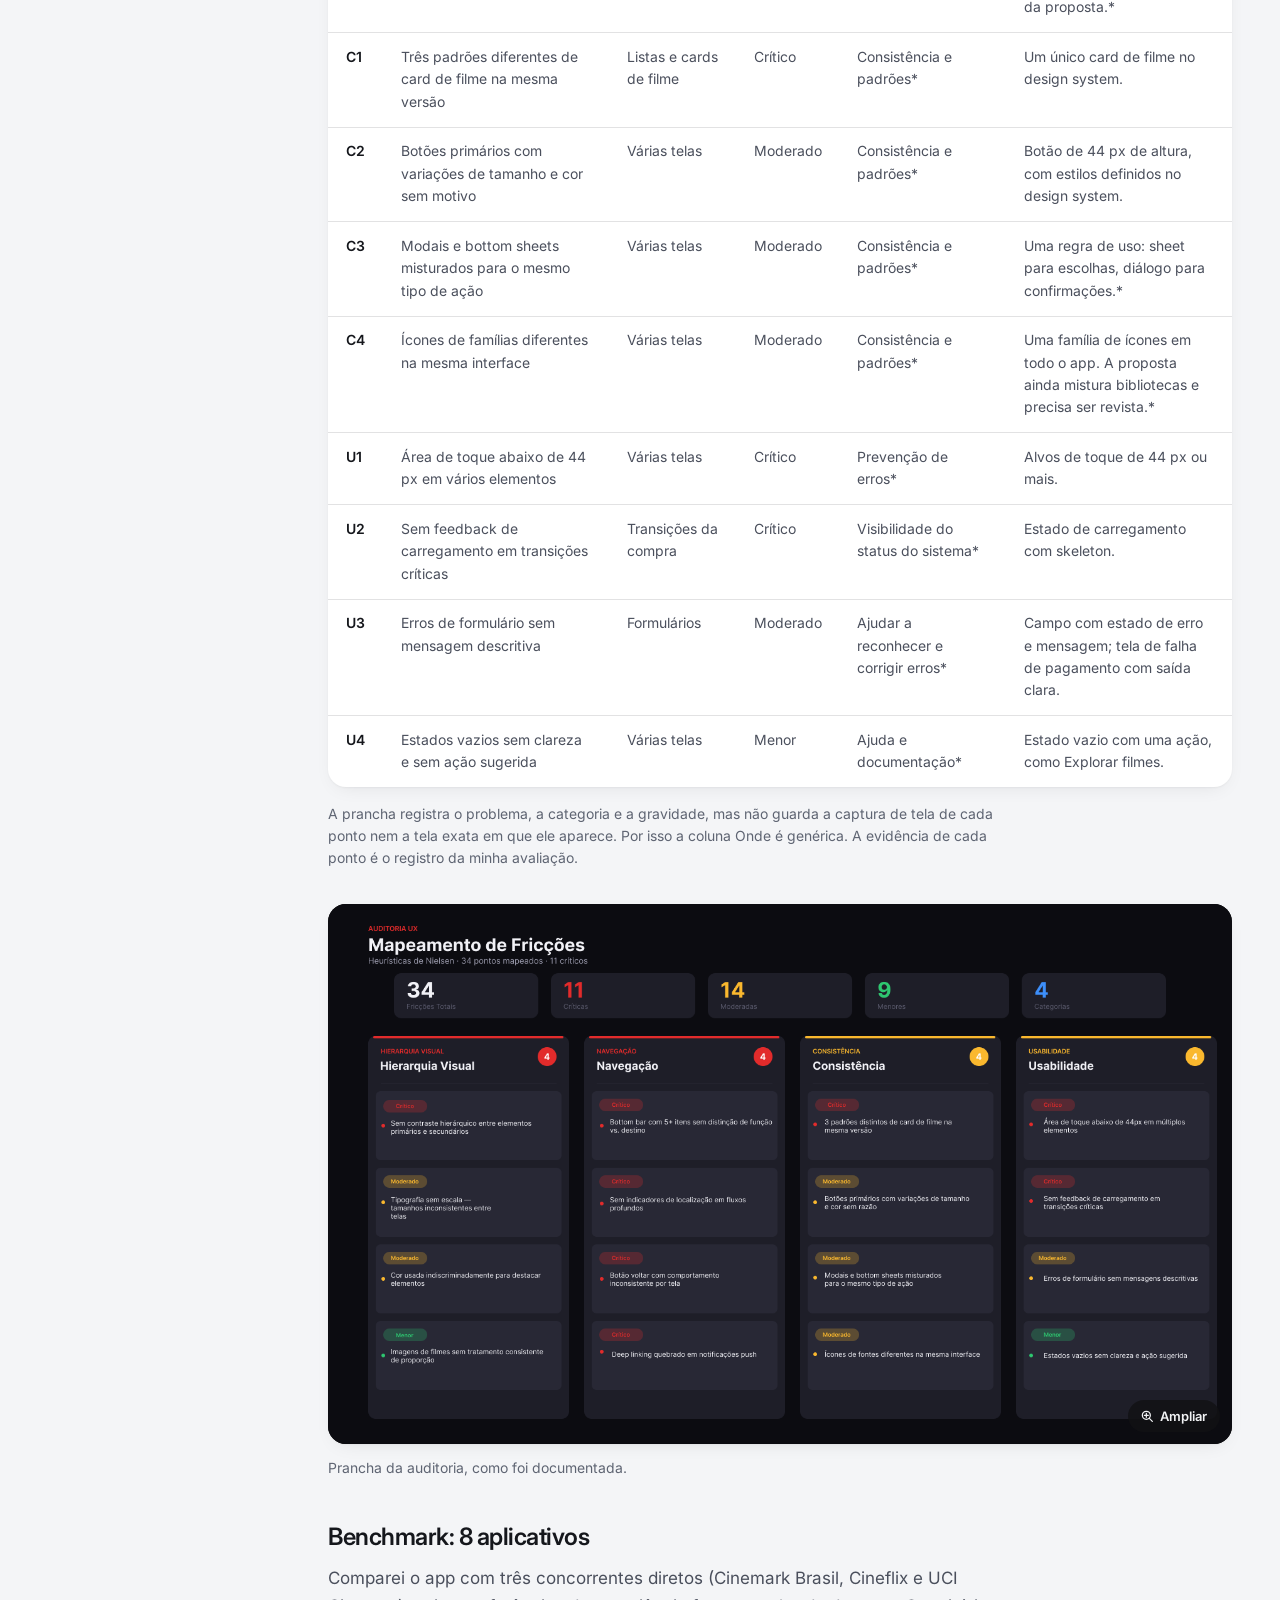
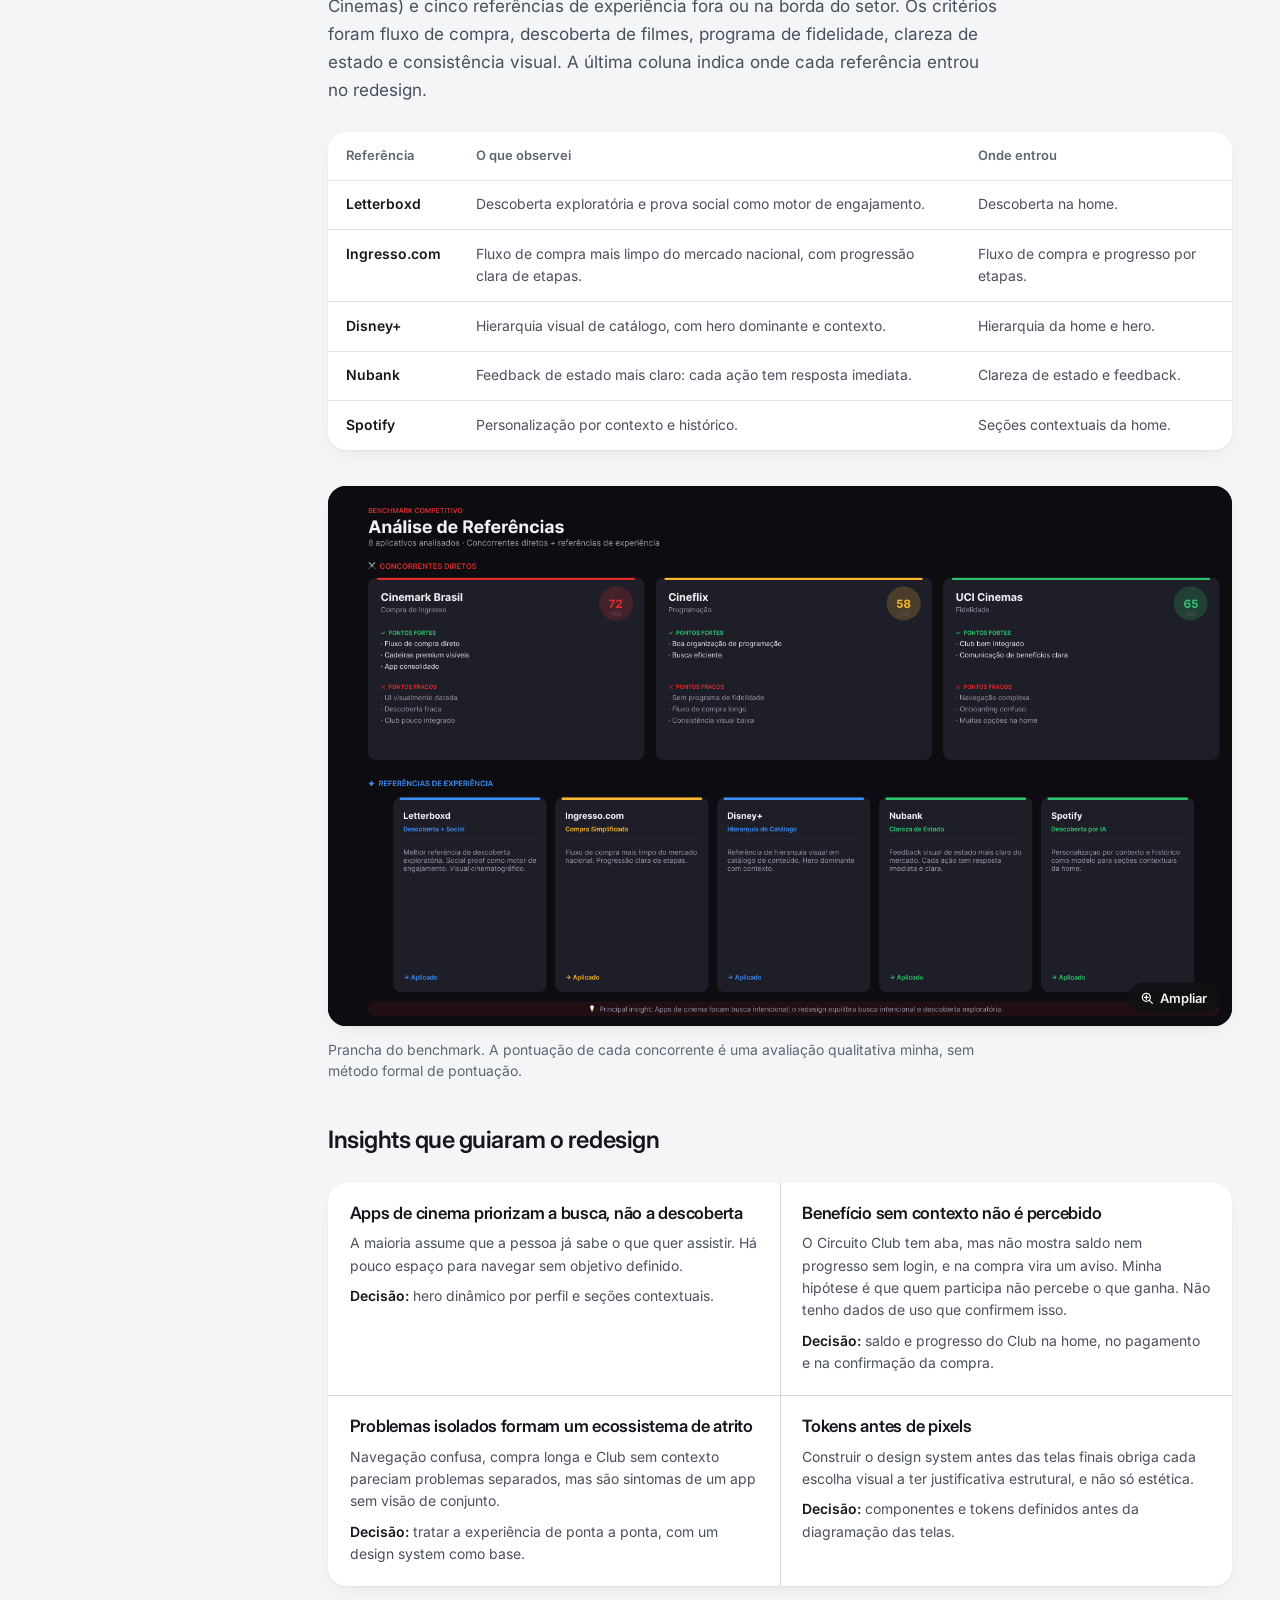
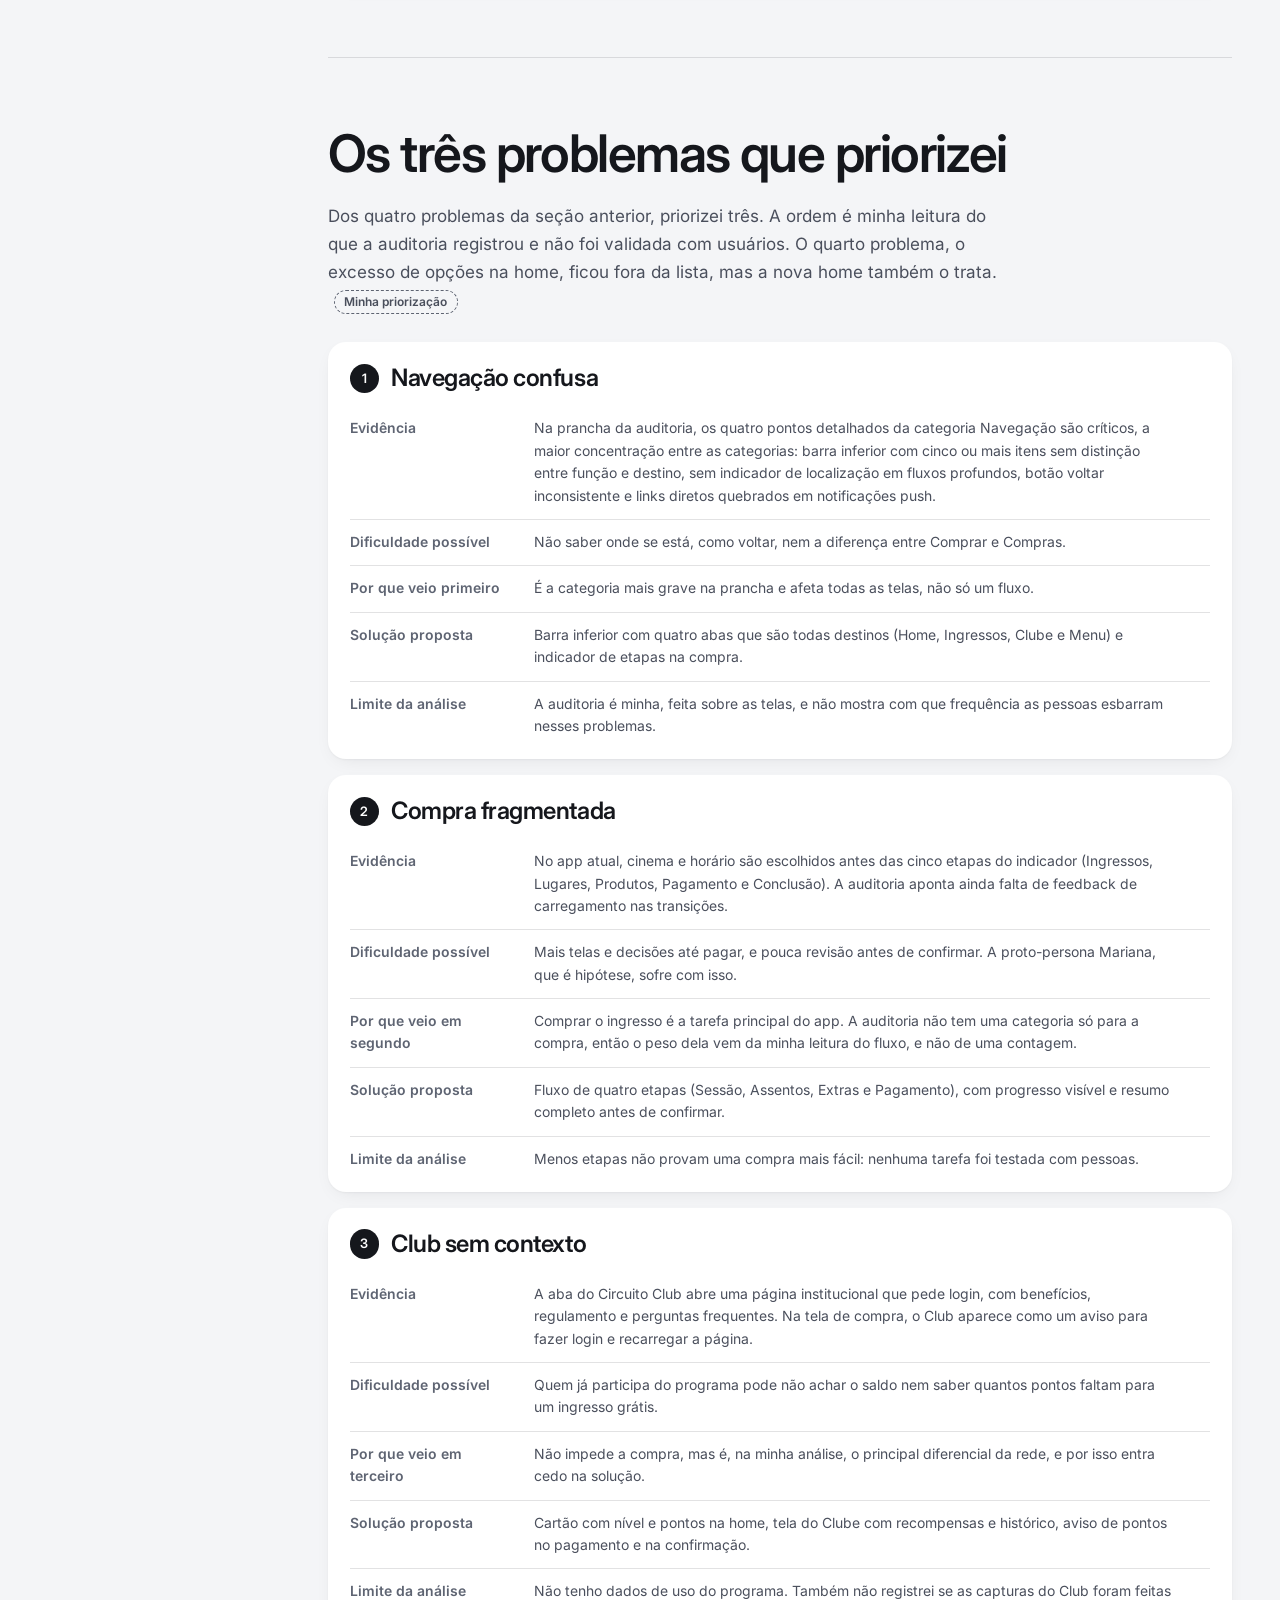
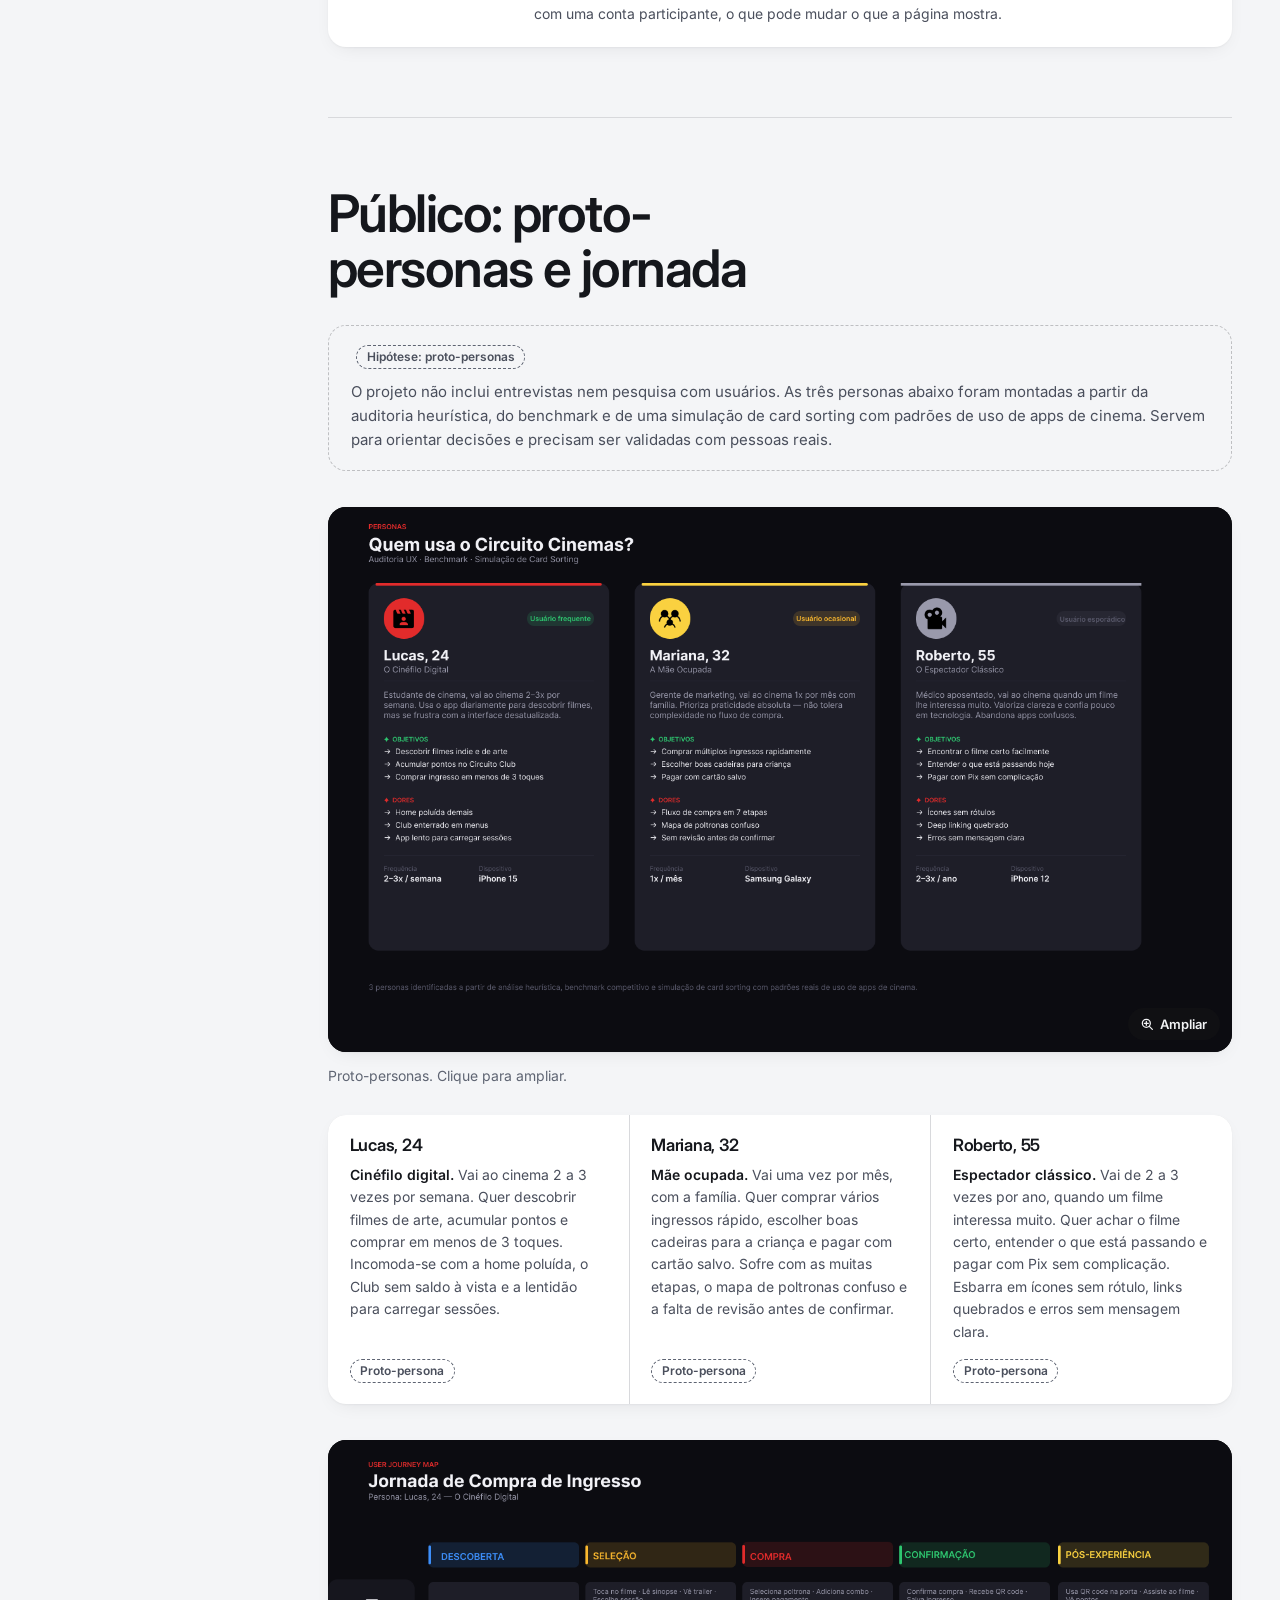
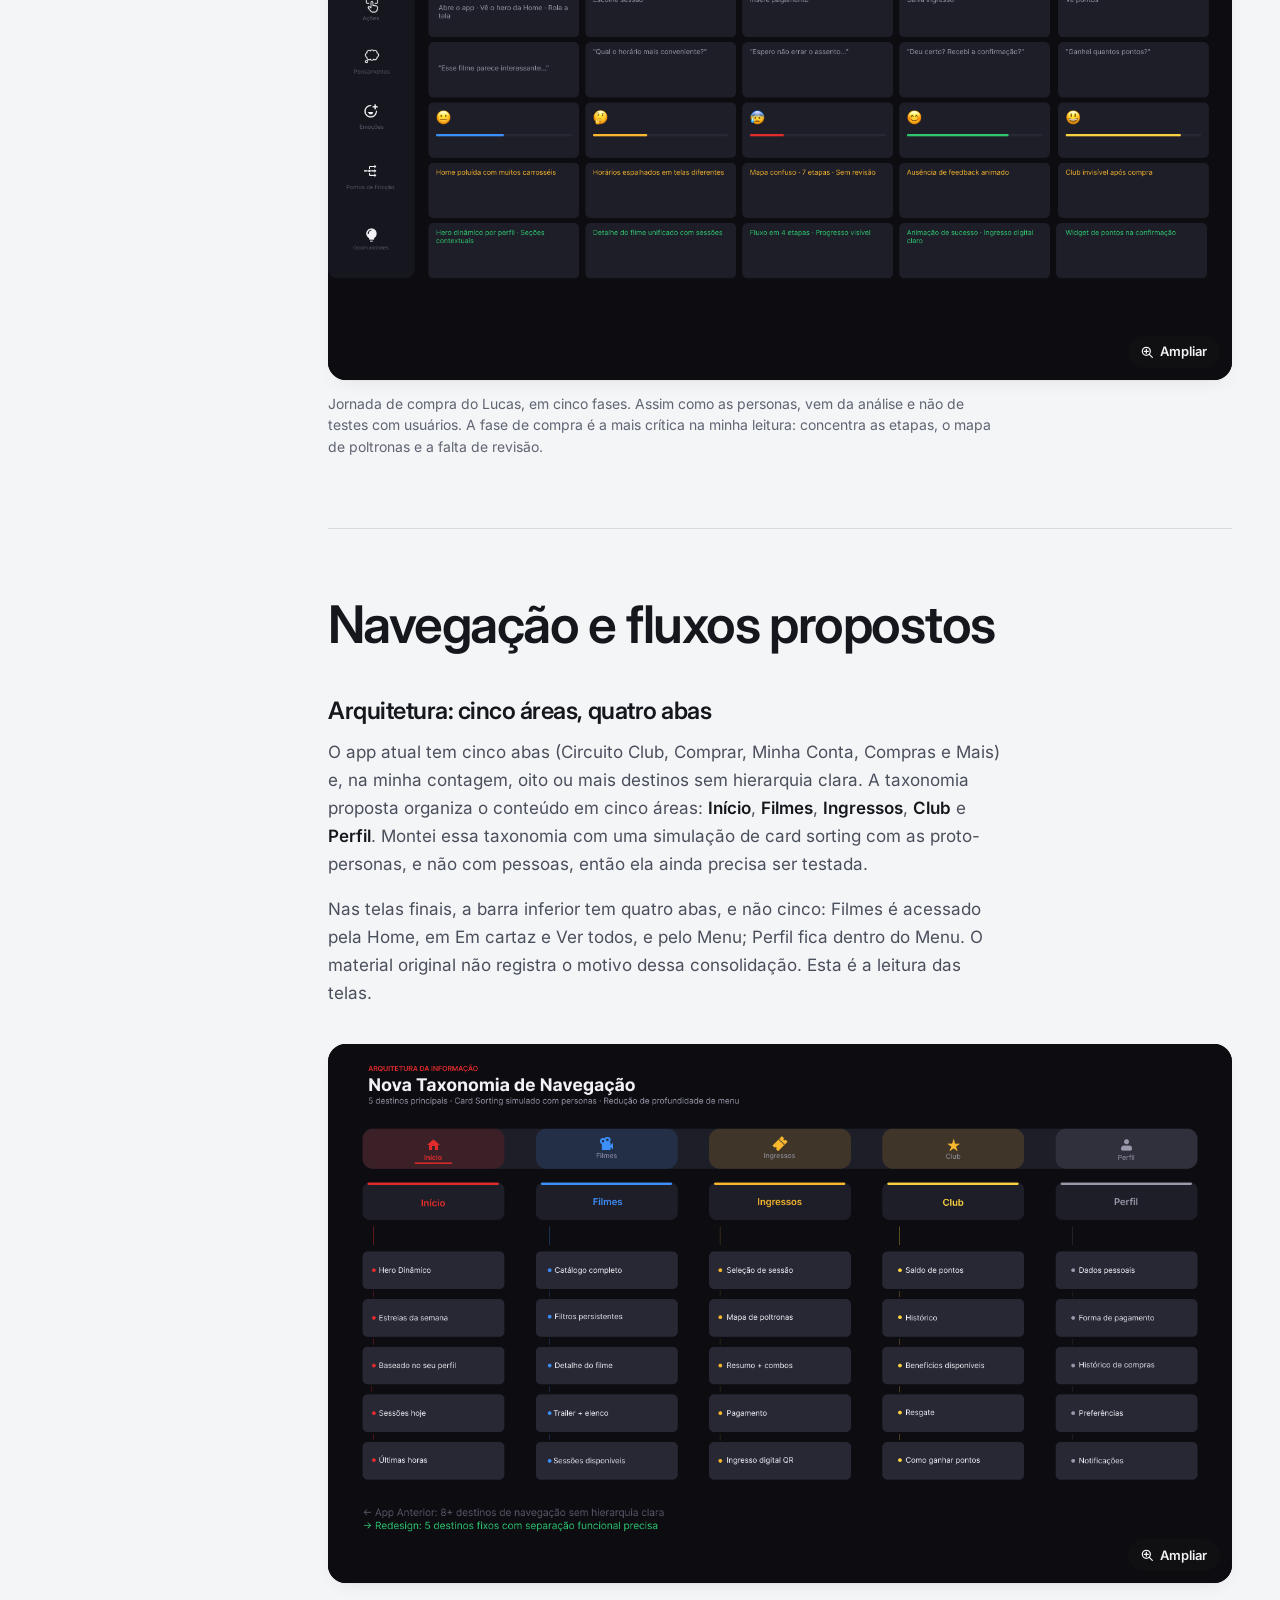
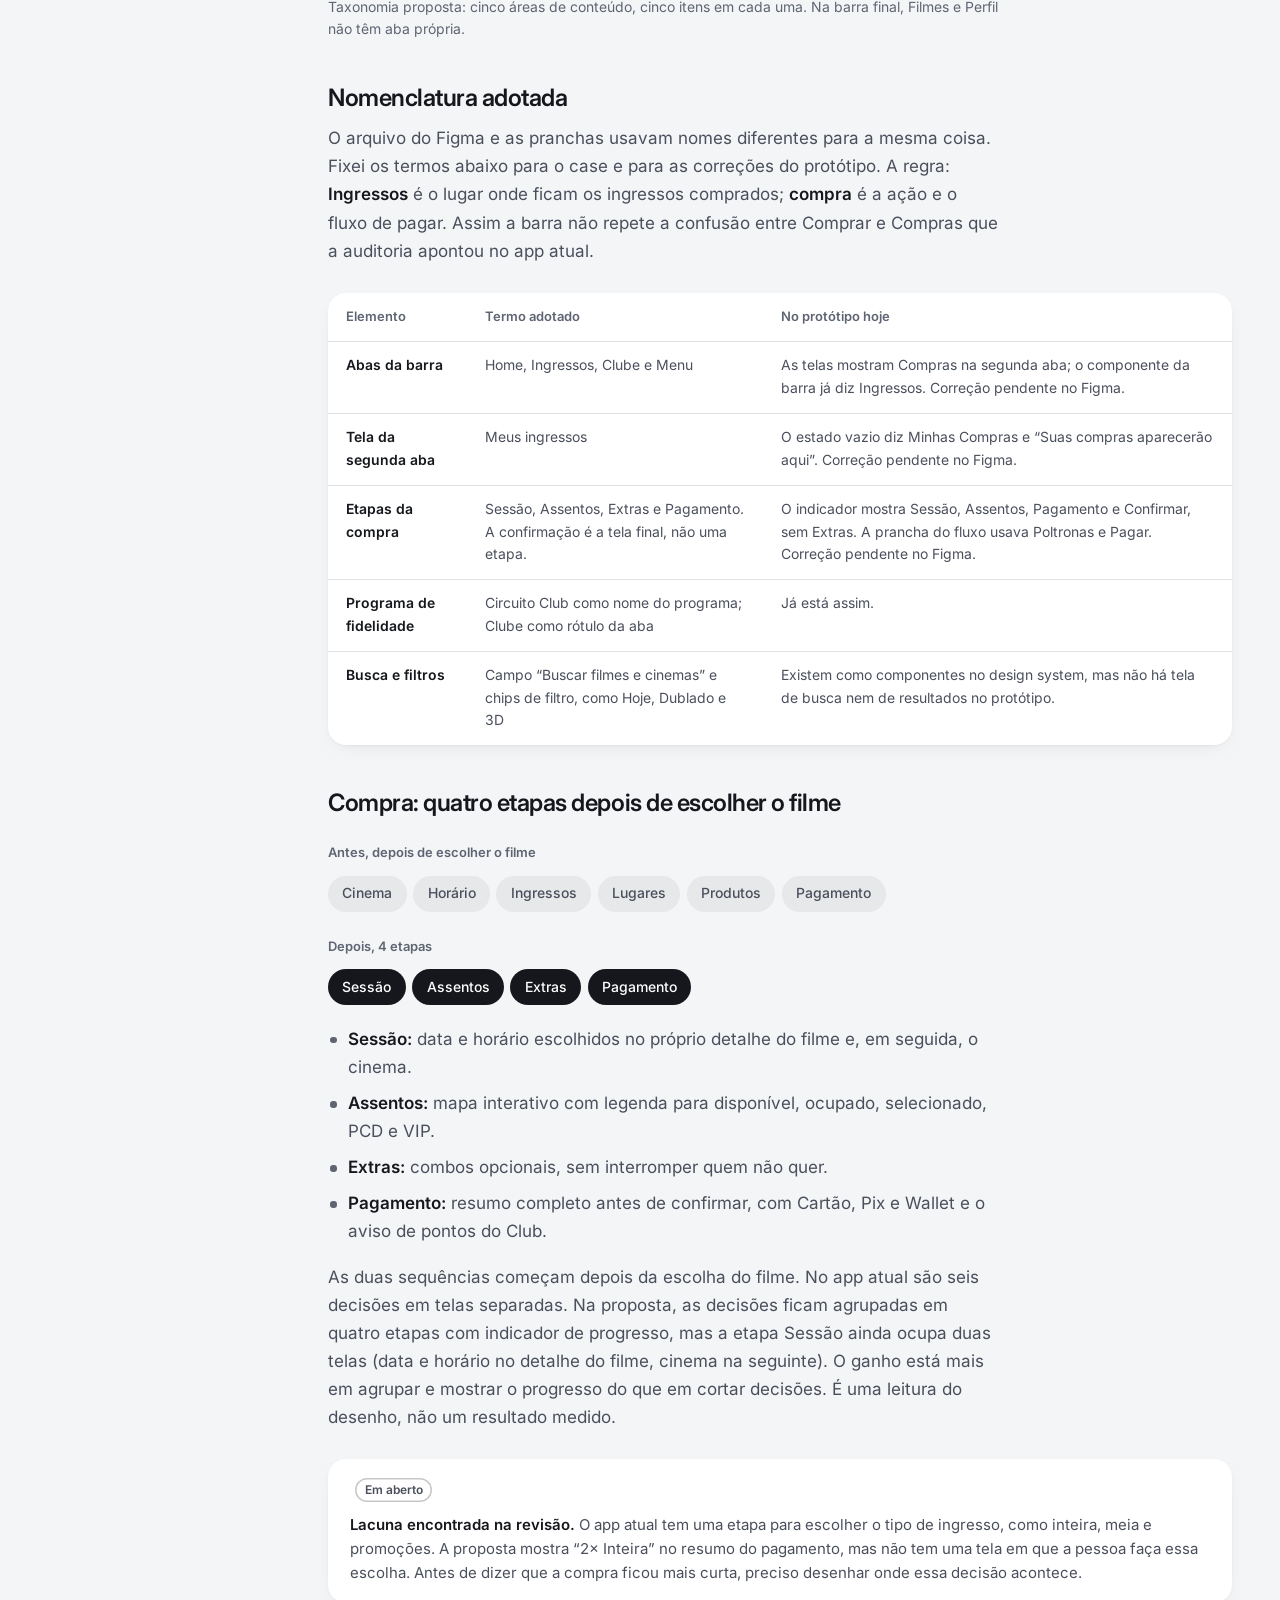
<file: circuito-cinemas.html>
<!doctype html>
<html lang="pt-BR">
<head>
<meta charset="utf-8">
<meta name="viewport" content="width=device-width, initial-scale=1">
<title>Página movida | Gabriel Rocha</title>
<meta name="robots" content="noindex">
<link rel="canonical" href="https://gabrielrocha1260-svg.github.io/Portiflio-Gabriel-Rocha/projetos/circuito-cinemas.html">
<meta http-equiv="refresh" content="0; url=https://gabrielrocha1260-svg.github.io/Portiflio-Gabriel-Rocha/projetos/circuito-cinemas.html">
<script>location.replace("https://gabrielrocha1260-svg.github.io/Portiflio-Gabriel-Rocha/projetos/circuito-cinemas.html" + location.hash);</script>
</head>
<body>
<p>Esta página mudou de endereço: <a href="https://gabrielrocha1260-svg.github.io/Portiflio-Gabriel-Rocha/projetos/circuito-cinemas.html">https://gabrielrocha1260-svg.github.io/Portiflio-Gabriel-Rocha/projetos/circuito-cinemas.html</a></p>
</body>
</html>
</file>
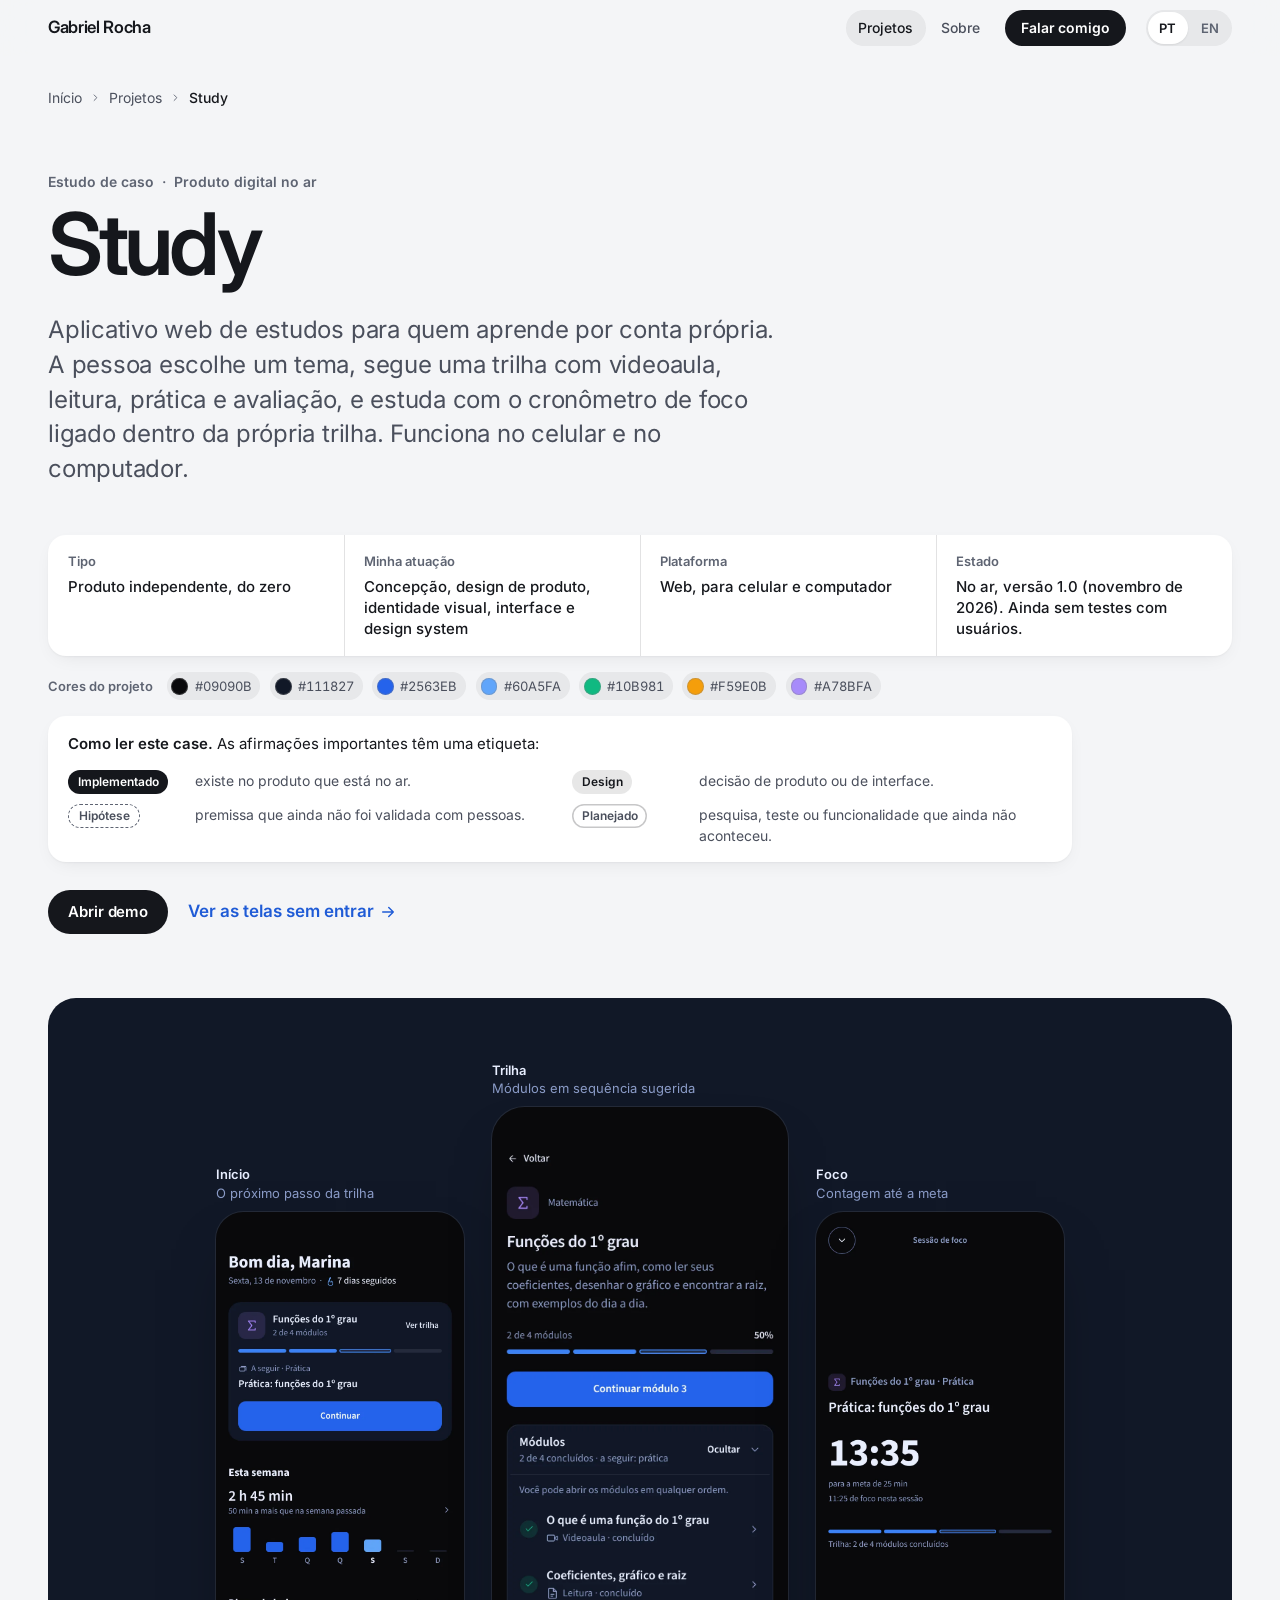
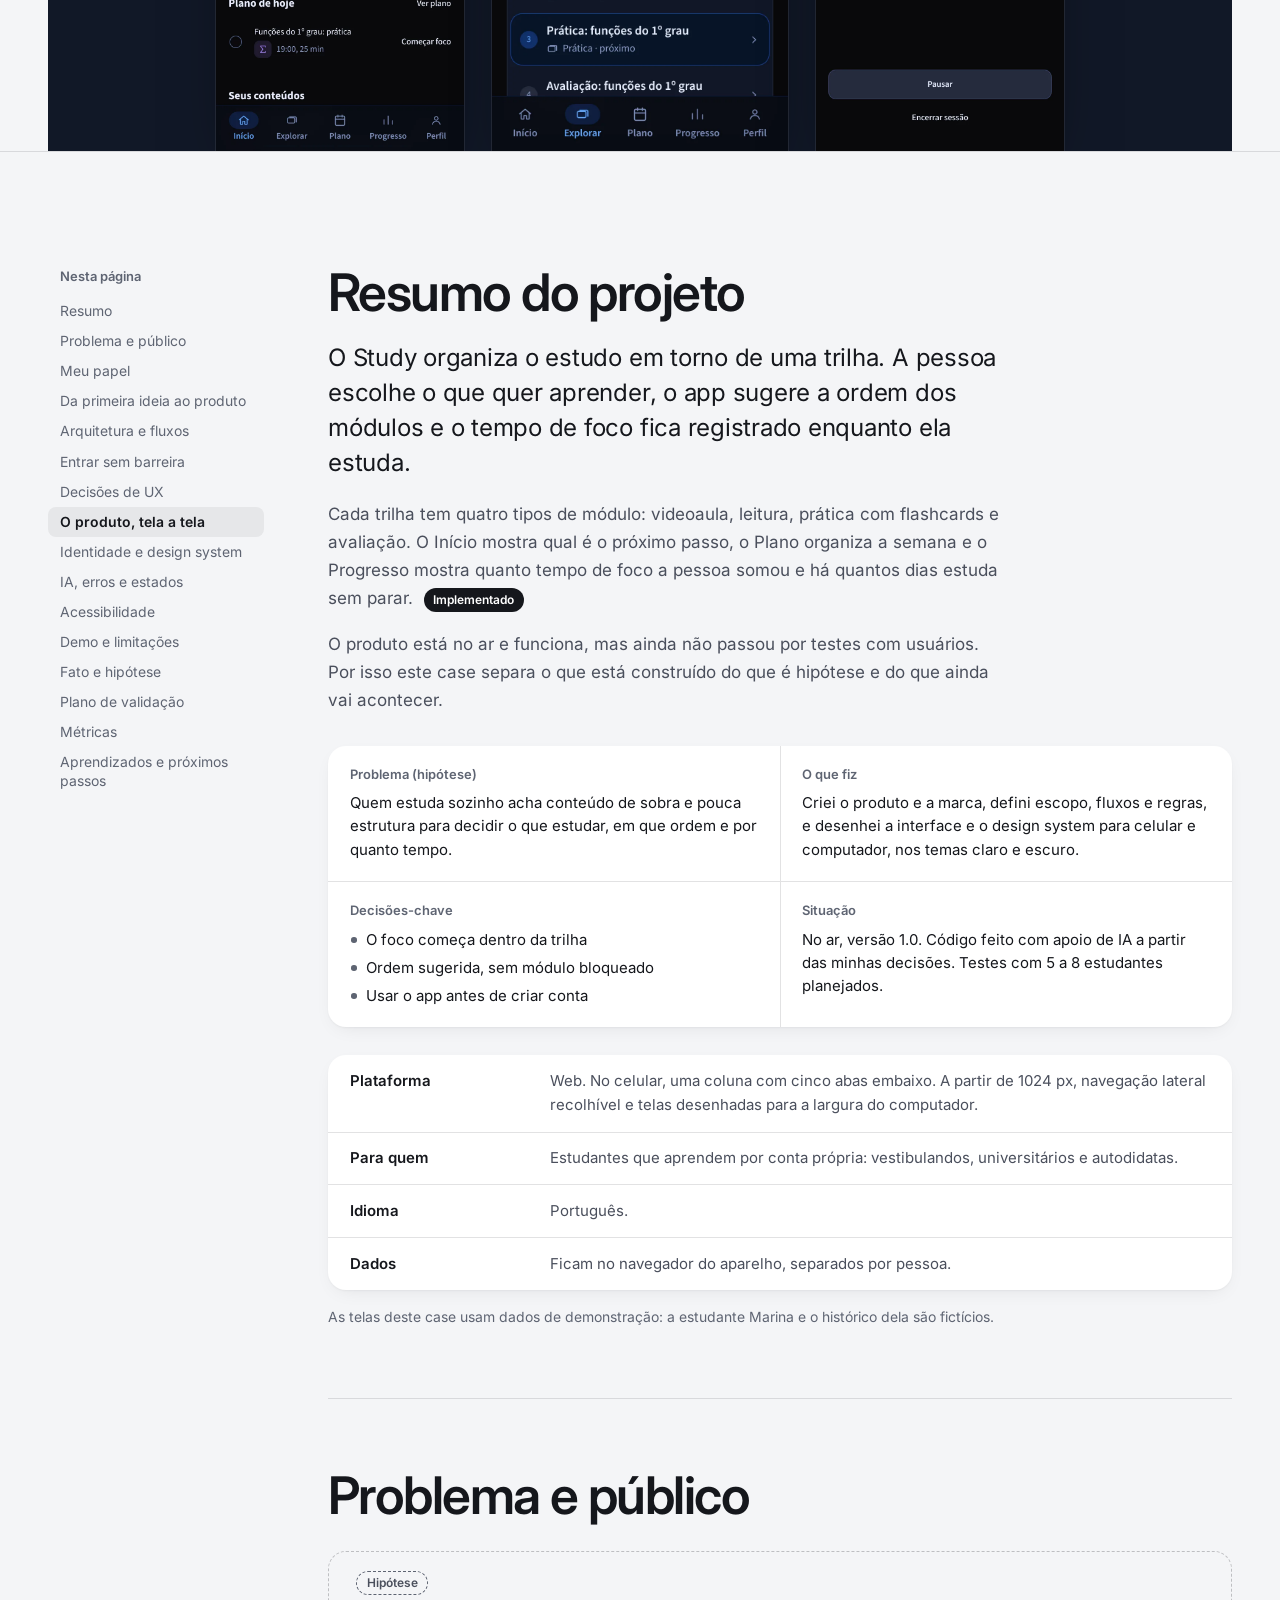
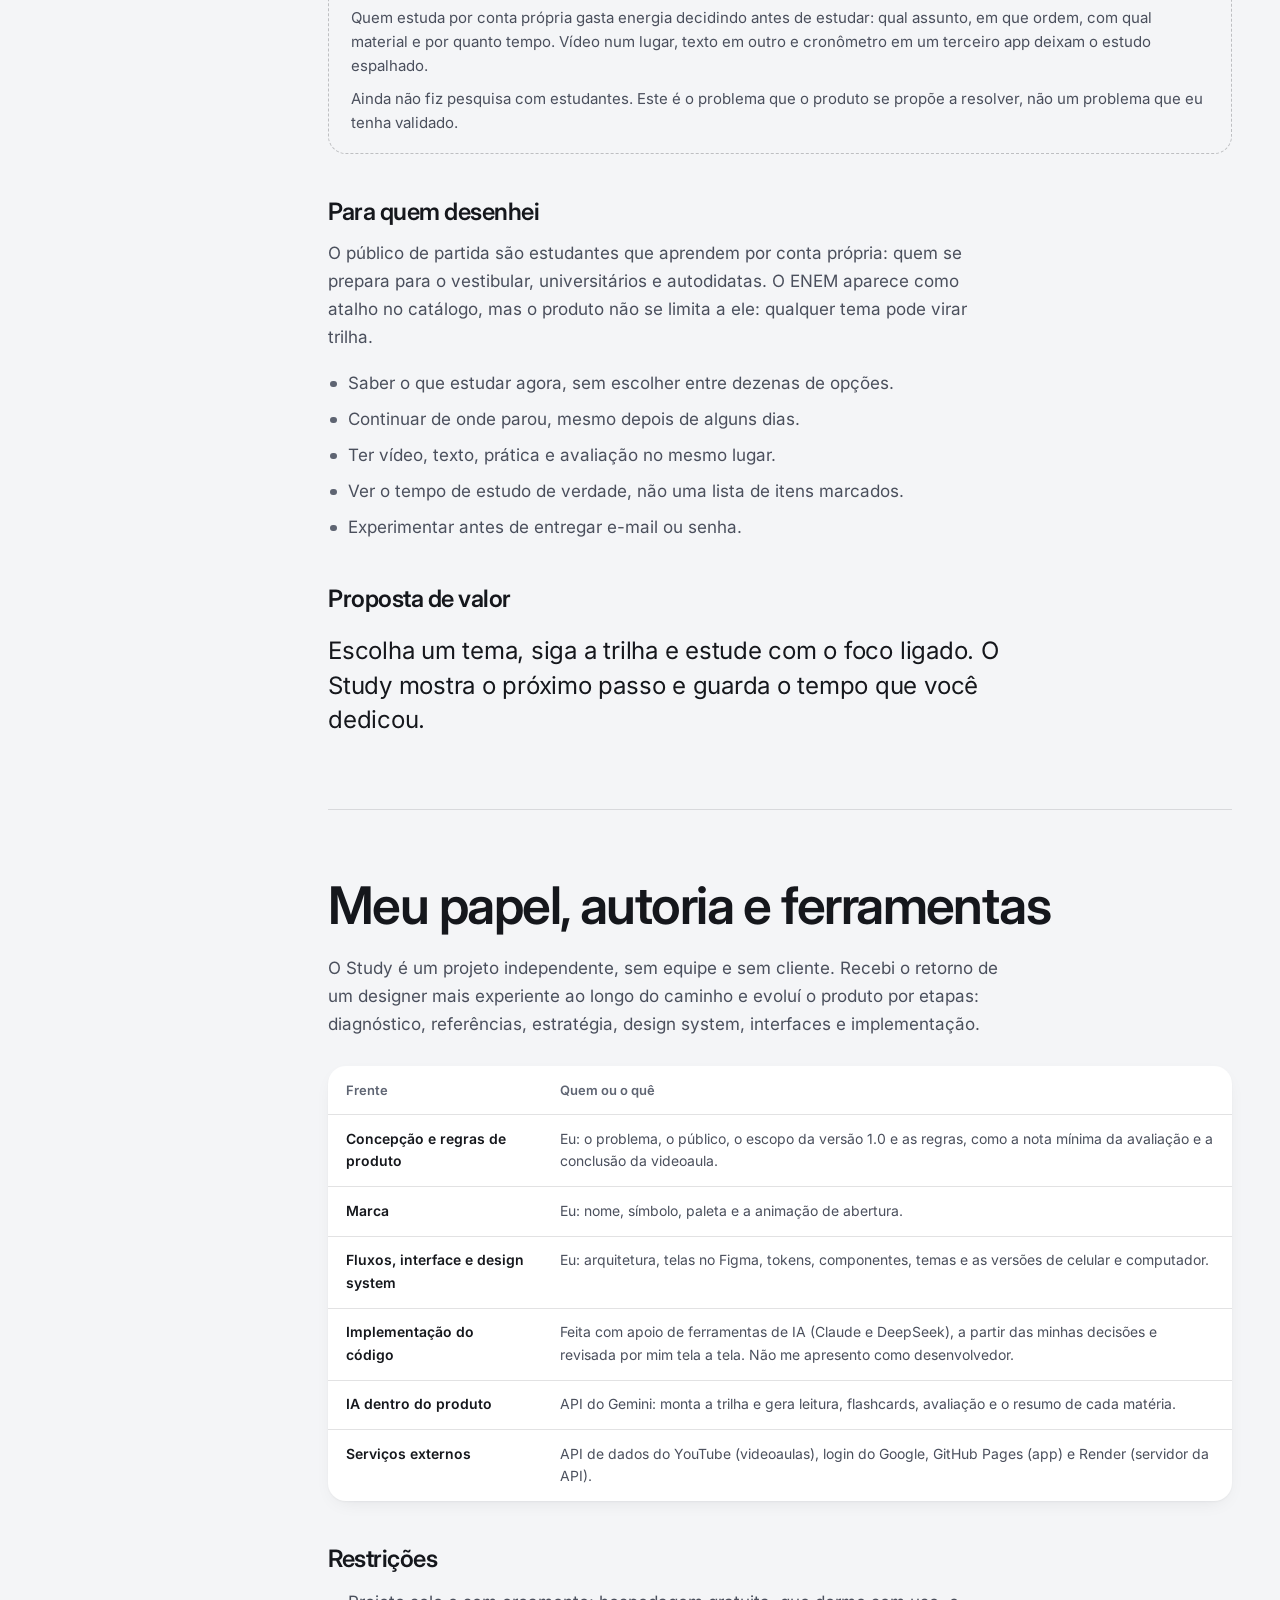
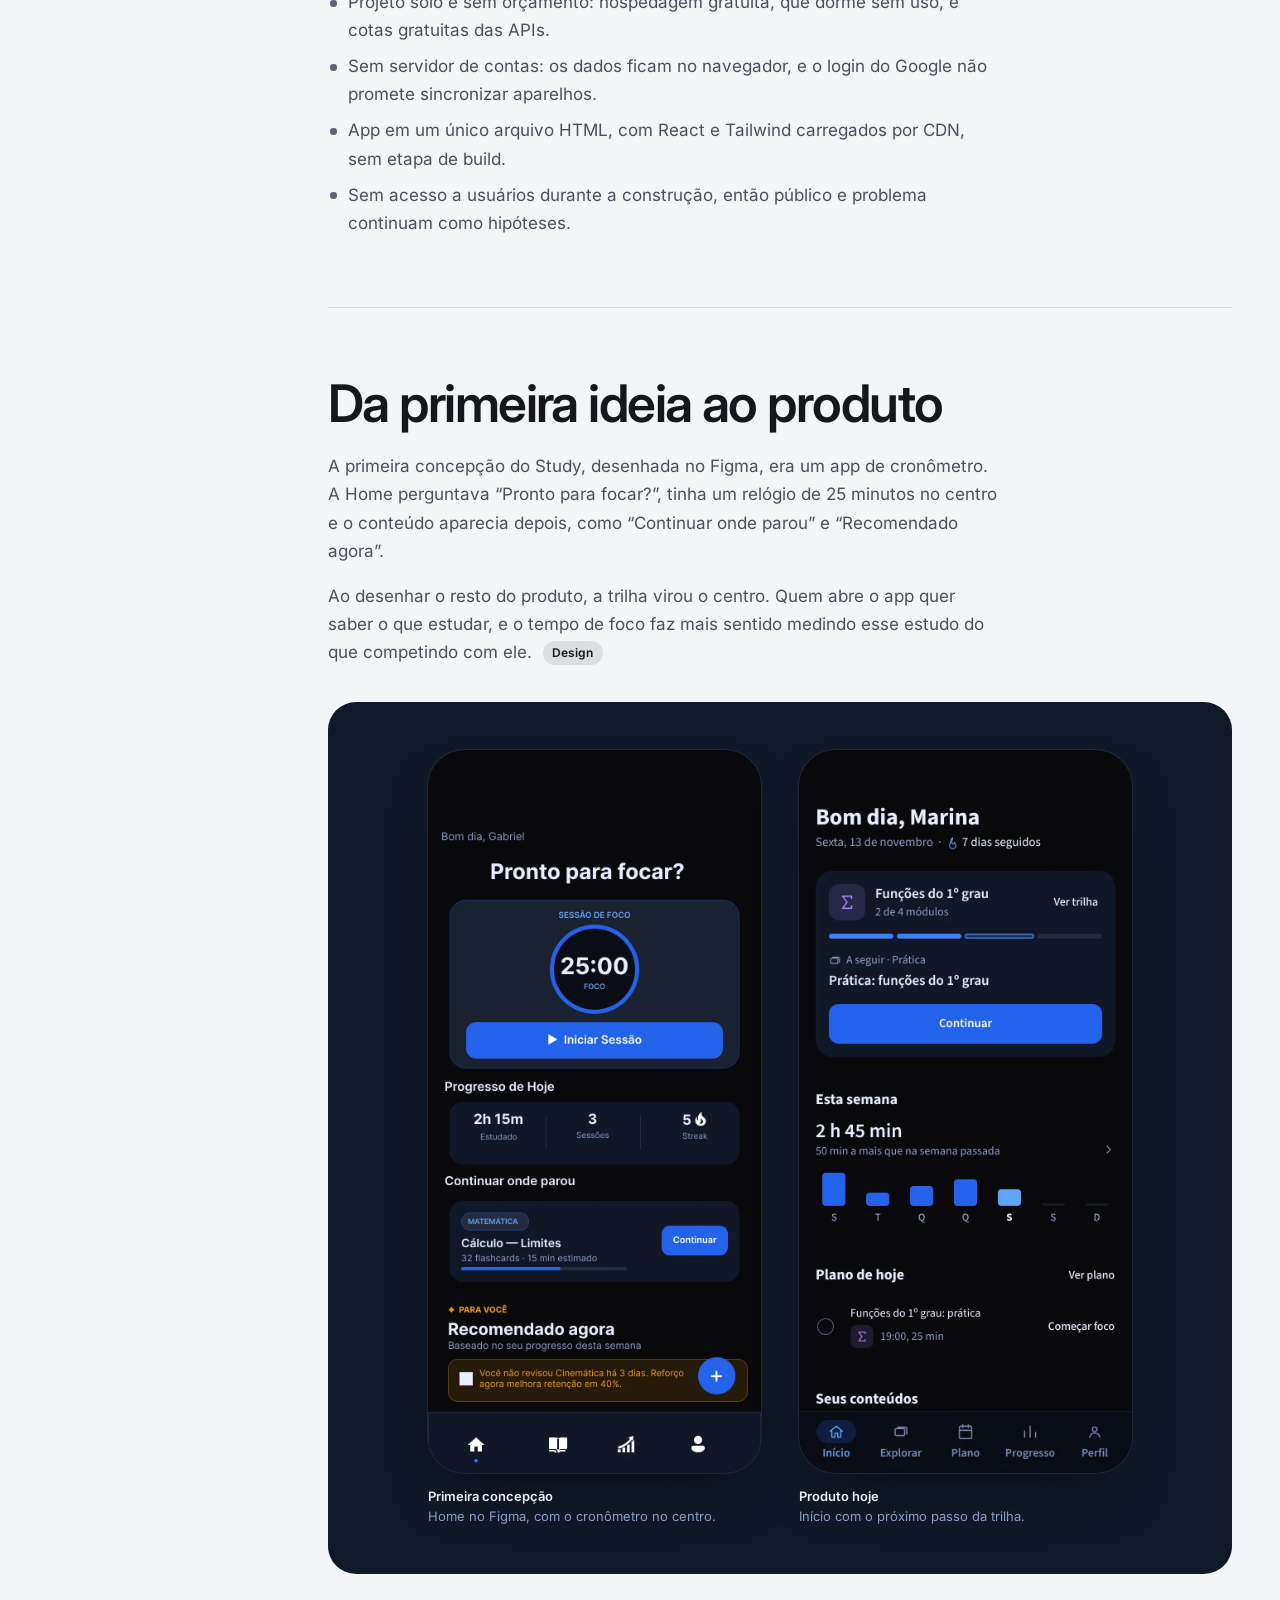
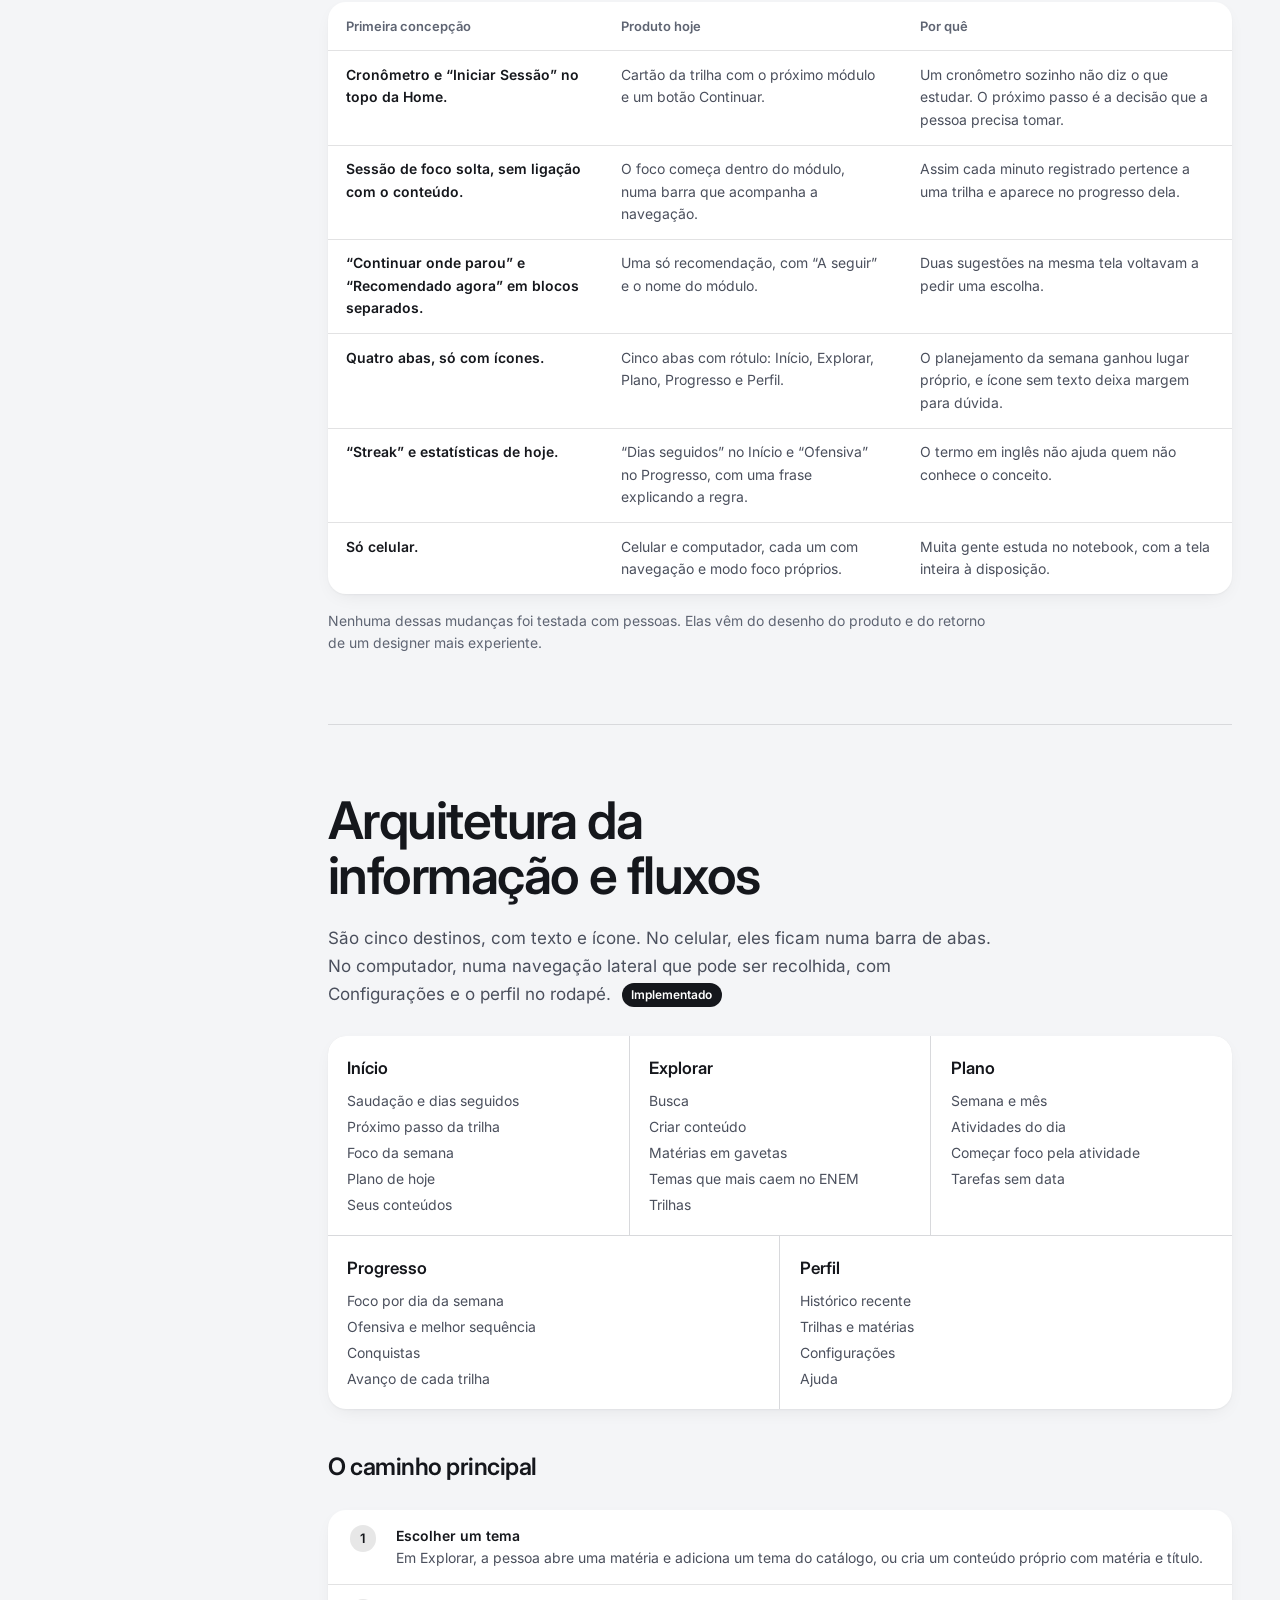
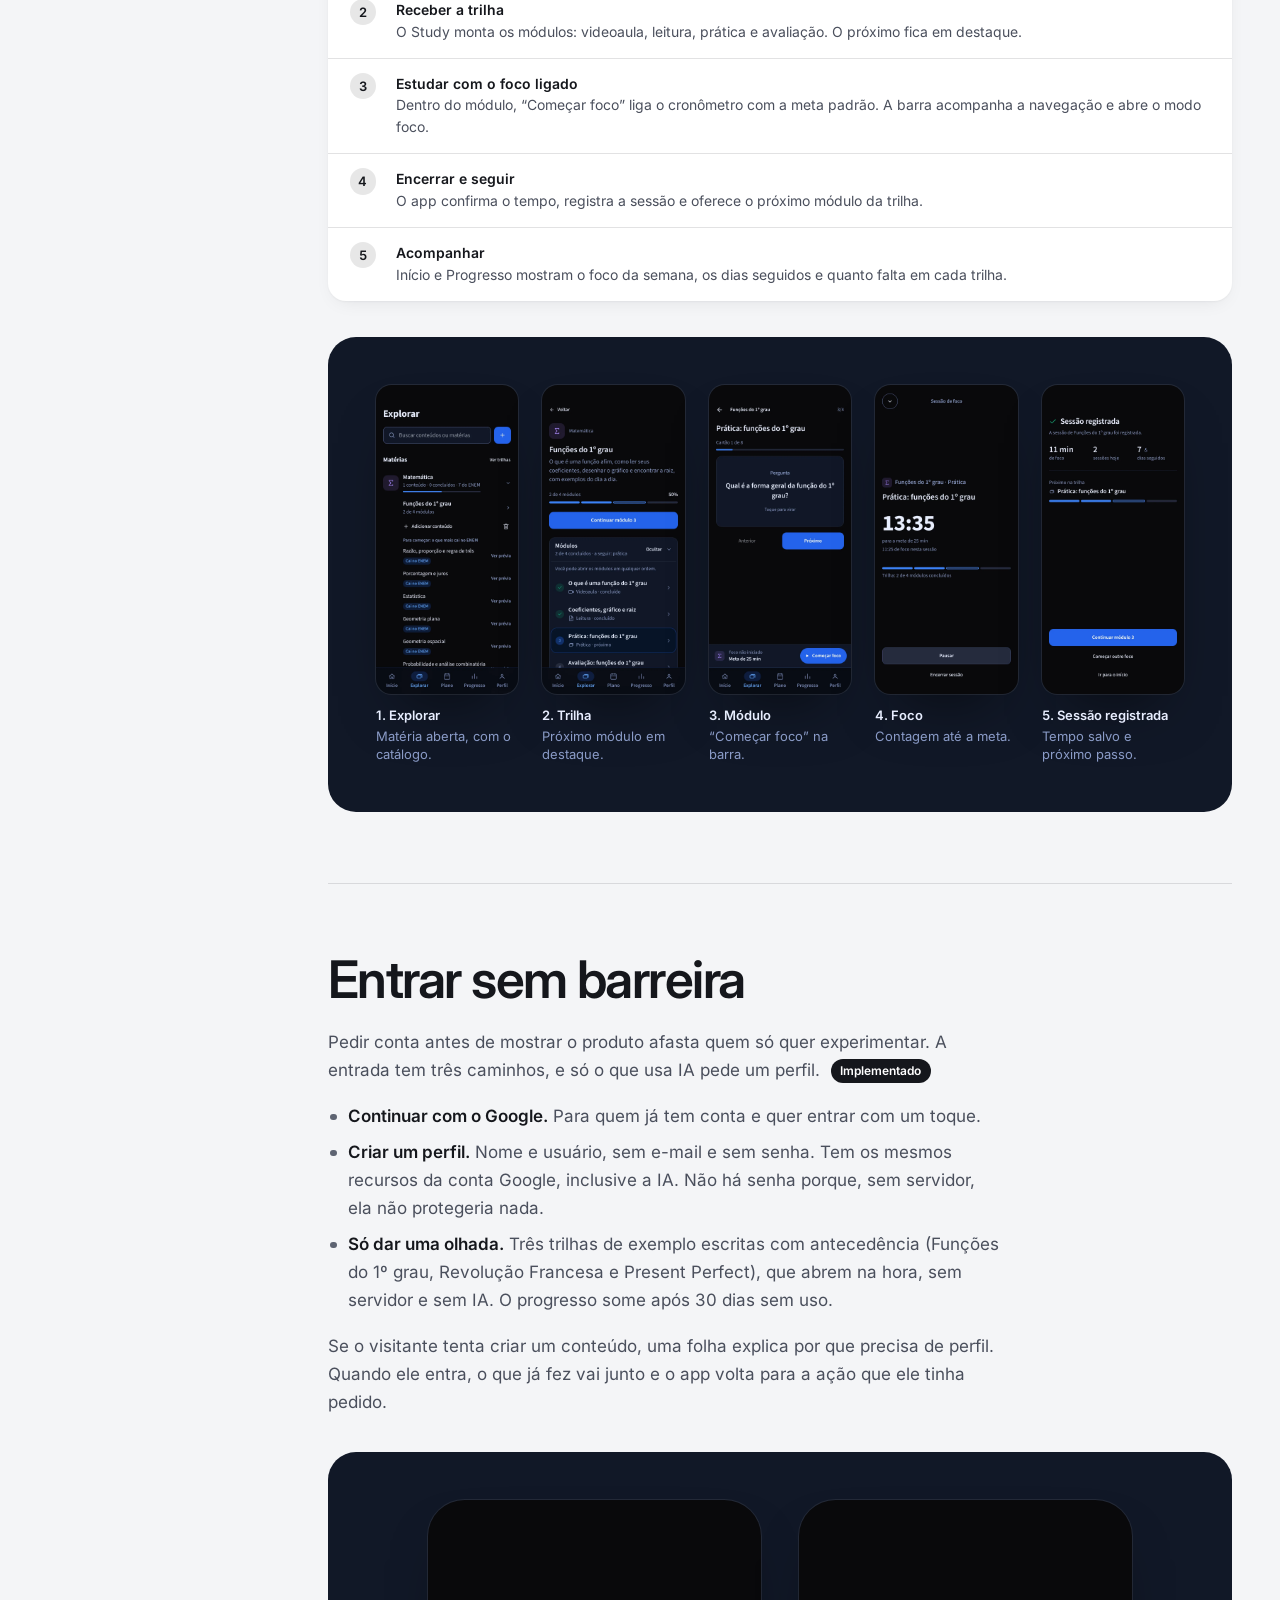
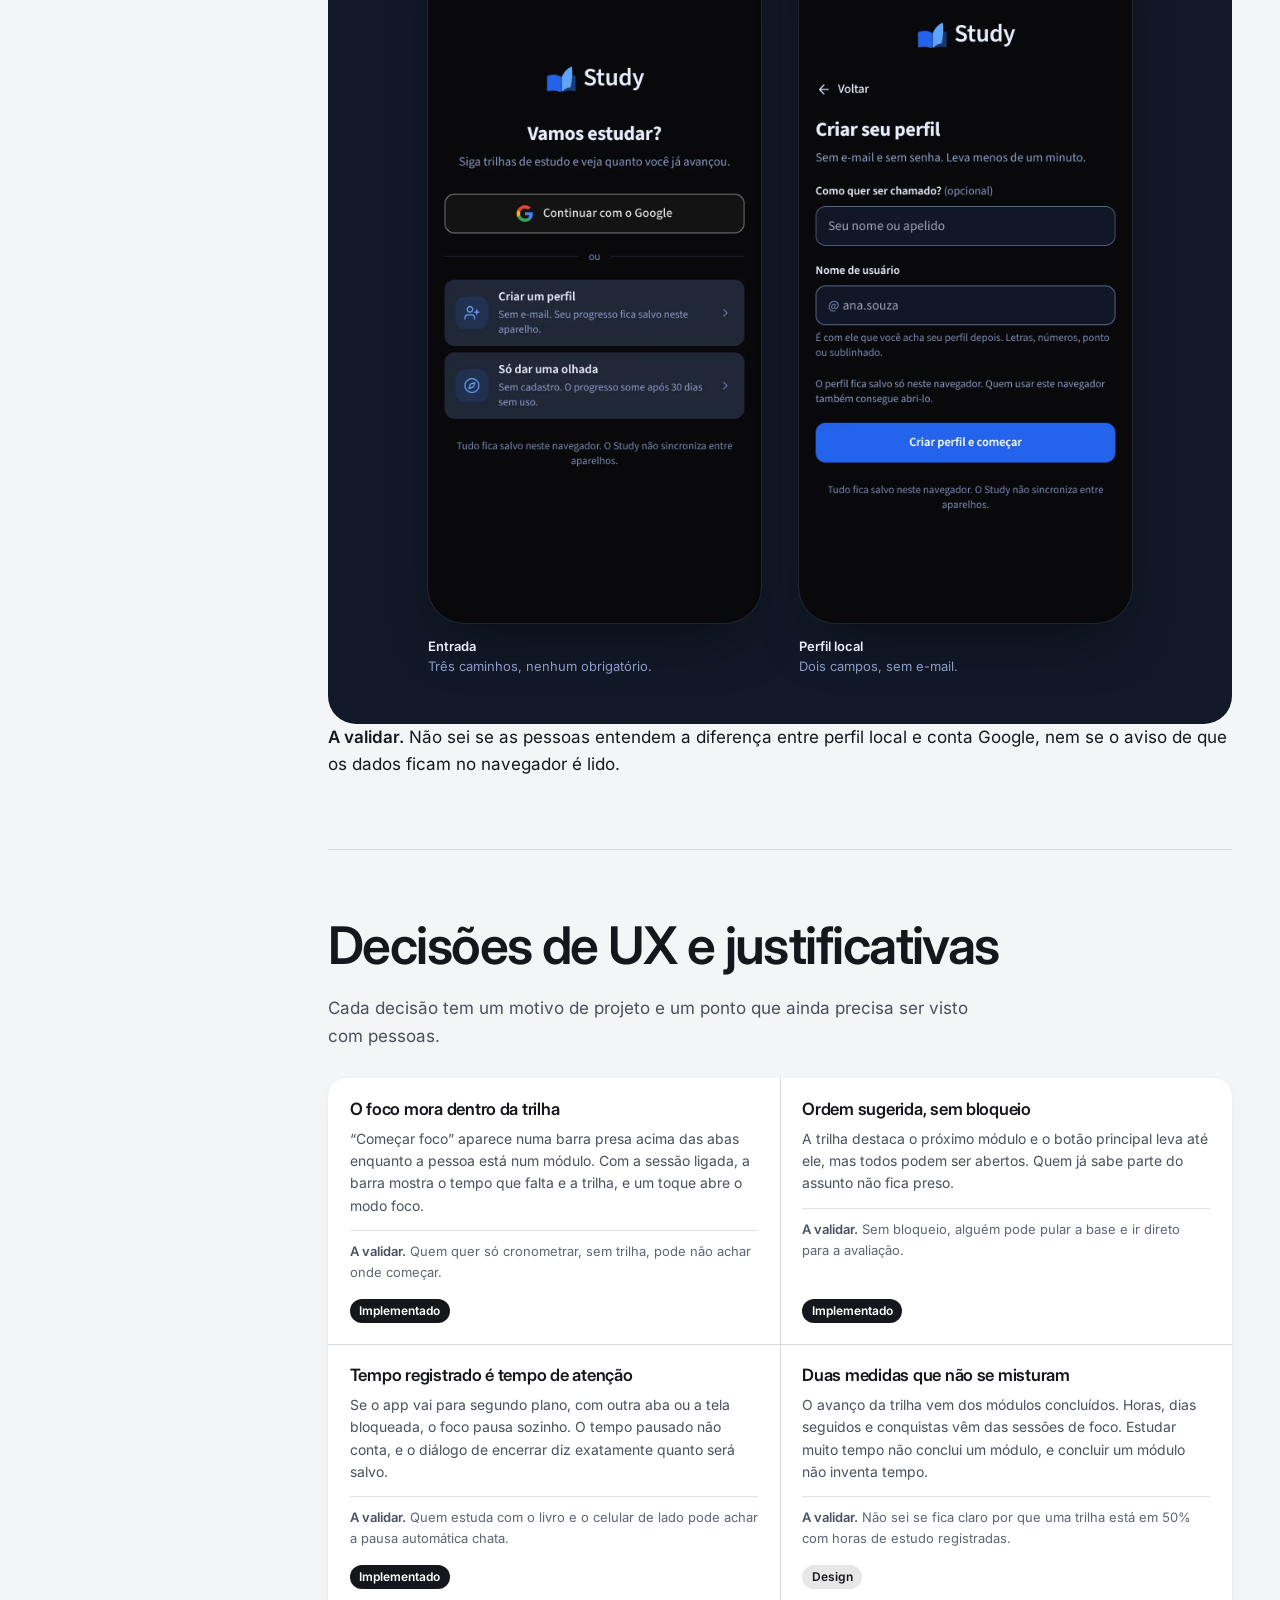
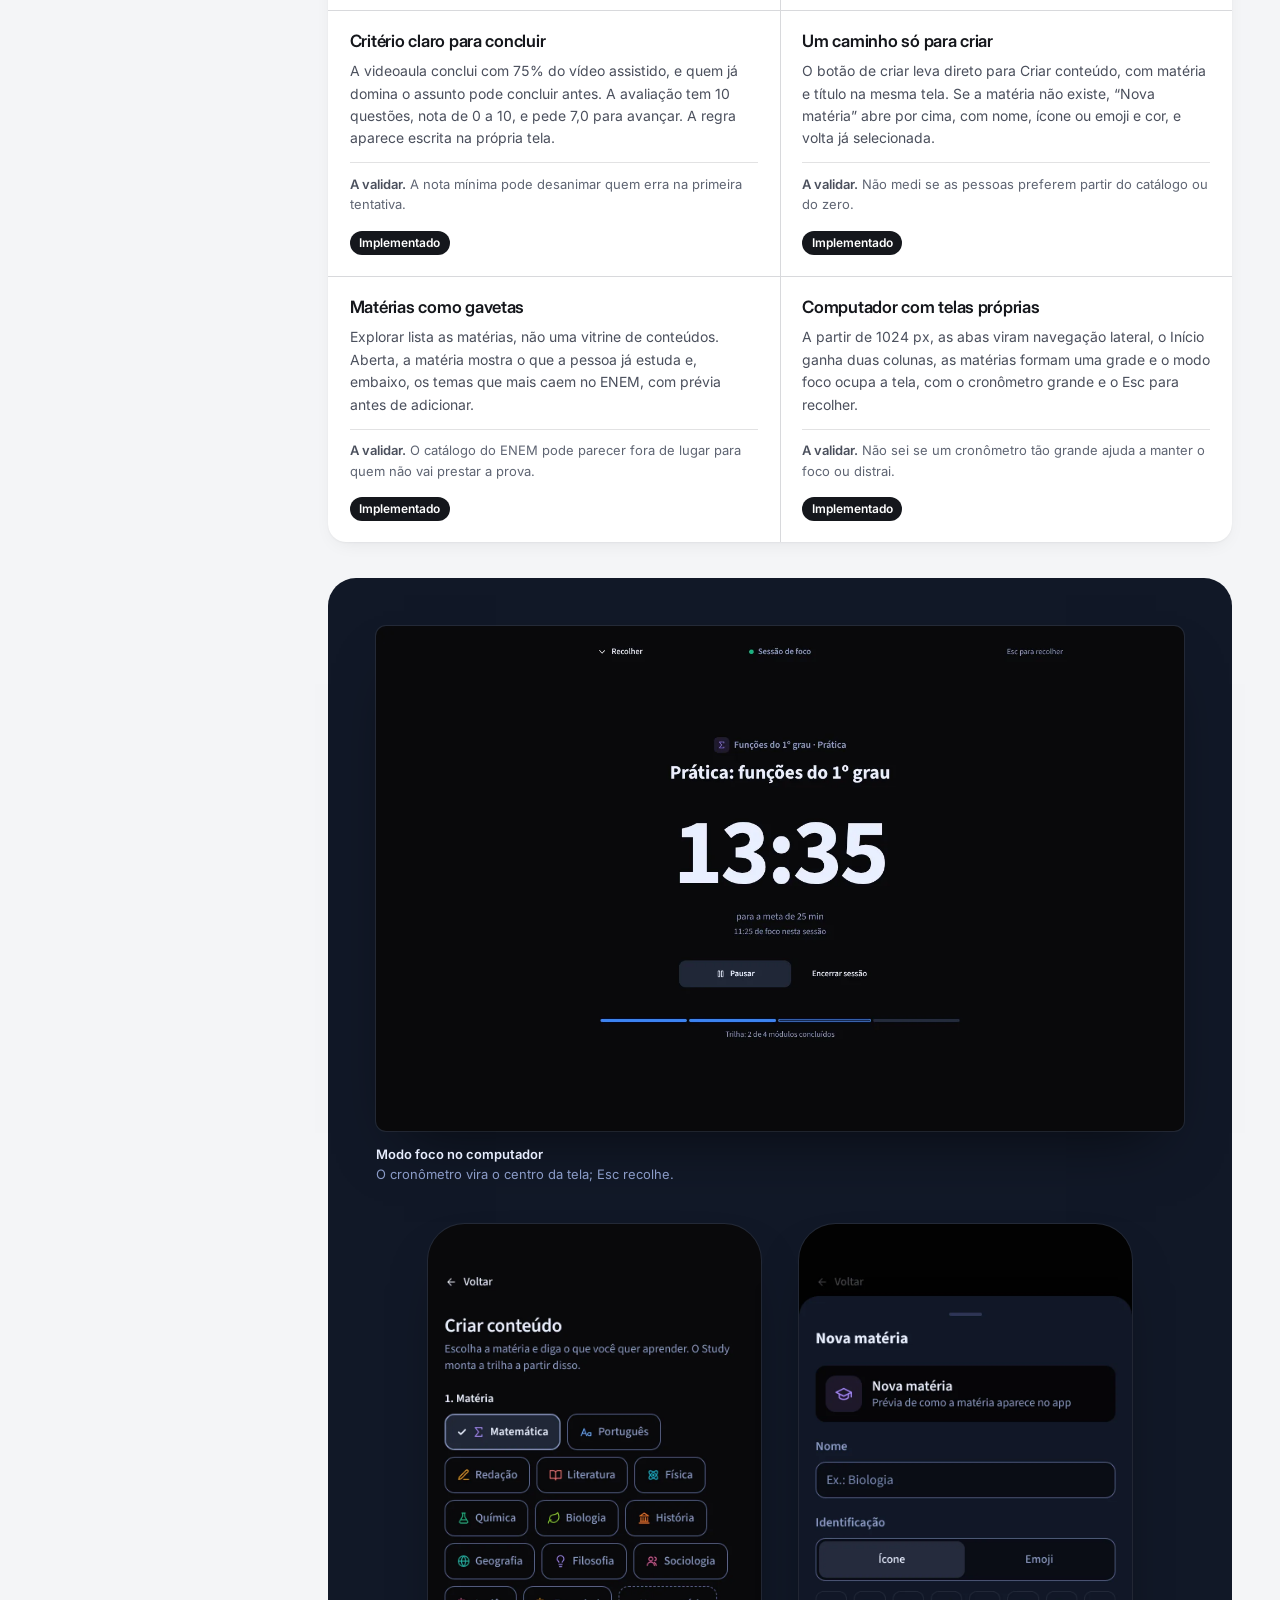
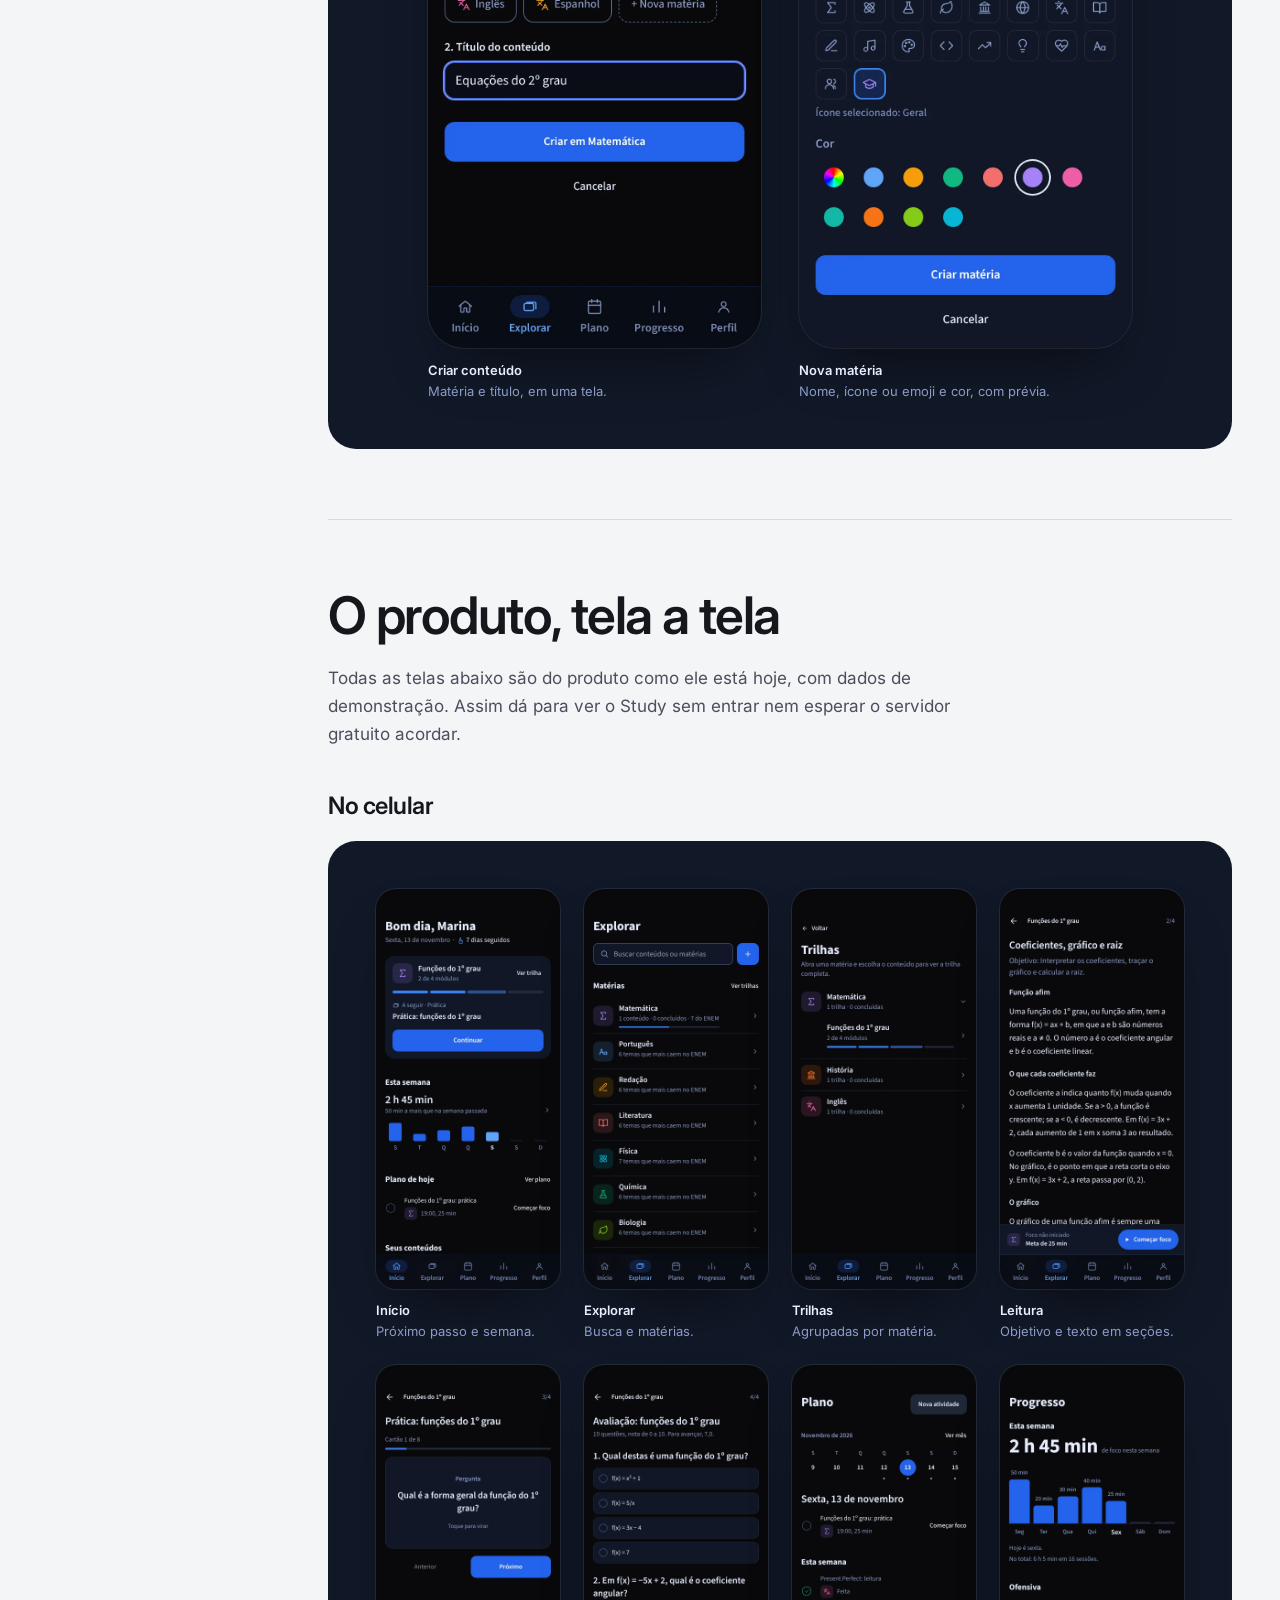
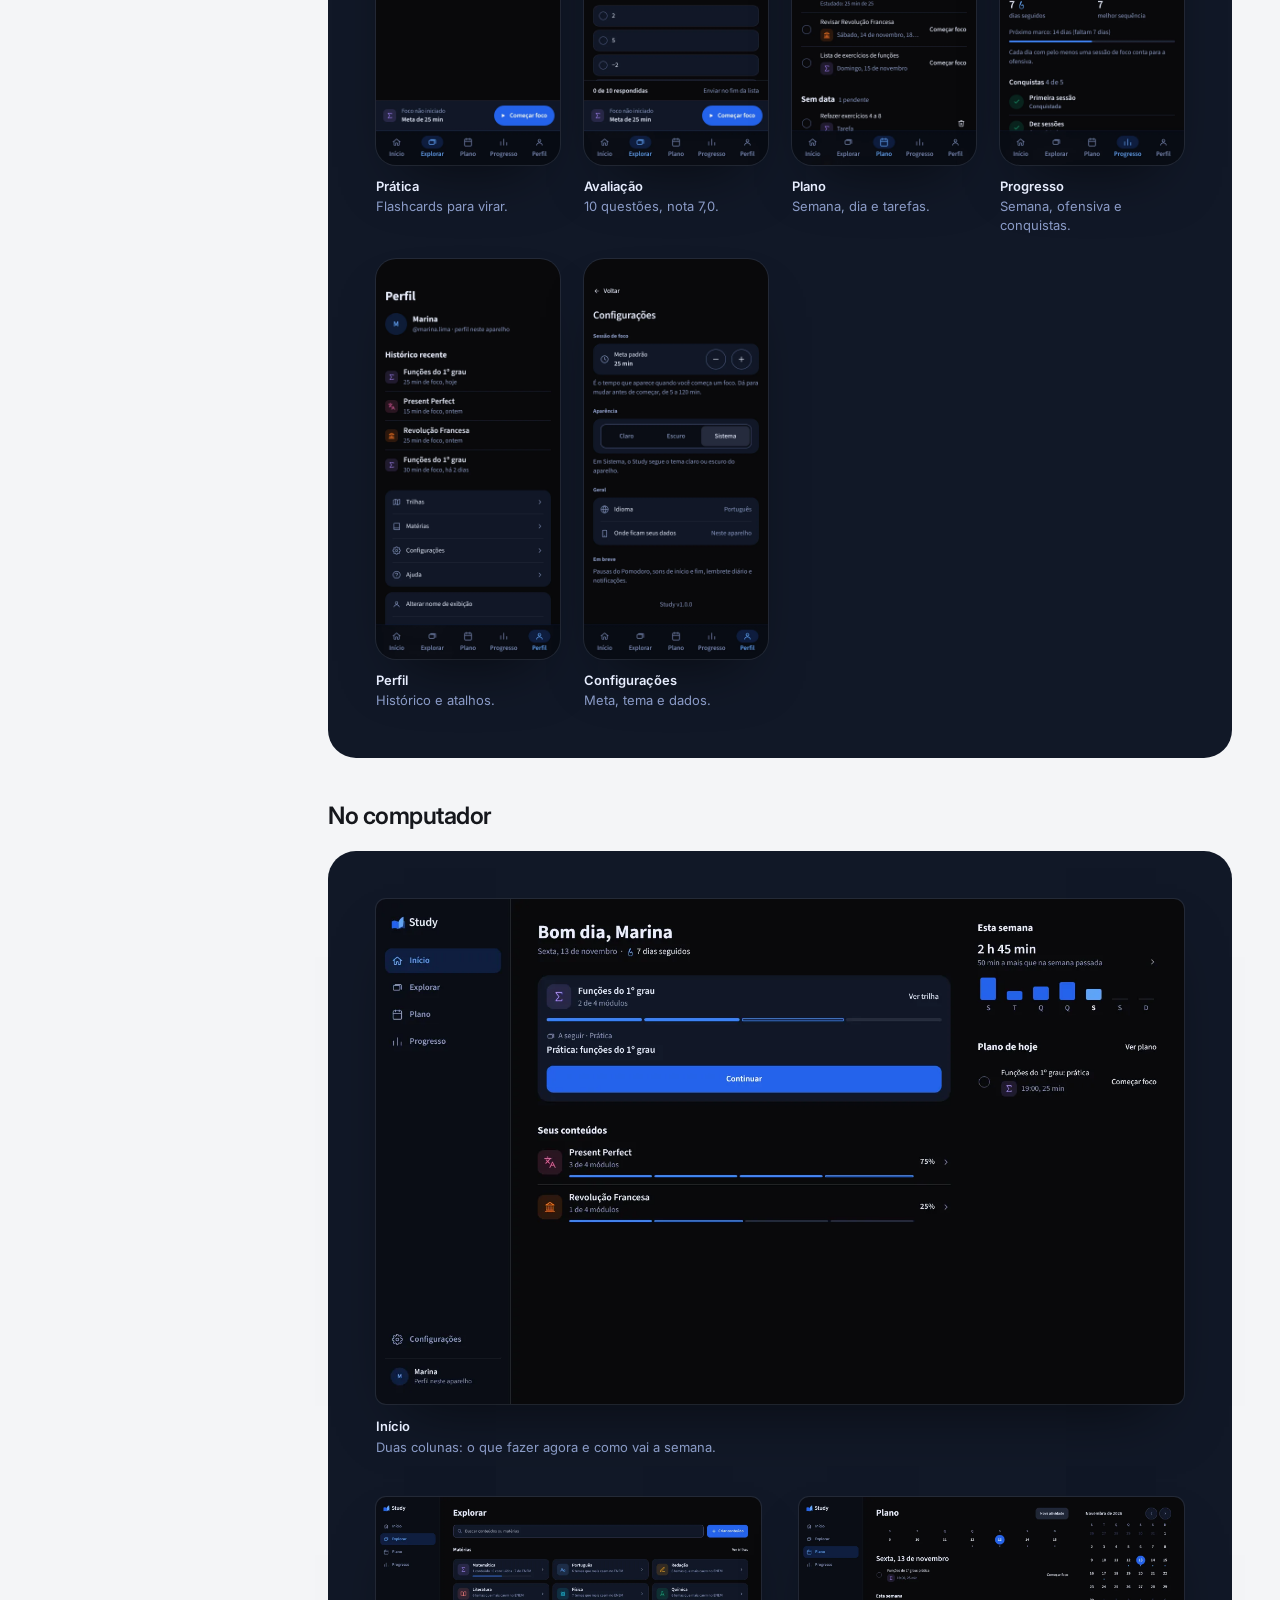
<file: study.html>
<!doctype html>
<html lang="pt-BR">
<head>
  <meta charset="utf-8">
  <meta name="viewport" content="width=device-width, initial-scale=1">
  <title data-i18n="study.meta.title">Study, estudo de caso | Gabriel Rocha</title>
  <meta name="description" content="Study: aplicativo web de estudos que monta trilhas com videoaula, leitura, prática e avaliação e registra o tempo de foco. Estudo de caso com as decisões de produto, o que está no ar e o que ainda é hipótese." data-i18n-content="study.meta.description">
  <meta name="author" content="Gabriel Rocha">
  <meta name="theme-color" content="#F4F2ED">
  <meta name="color-scheme" content="dark light">
  <link rel="icon" href="../favicon.svg" type="image/svg+xml">
  <link rel="canonical" href="https://gabrielrocha1260-svg.github.io/Portiflio-Gabriel-Rocha/projetos/study.html">
  <link rel="alternate" hreflang="pt-BR" href="https://gabrielrocha1260-svg.github.io/Portiflio-Gabriel-Rocha/projetos/study.html">
  <link rel="alternate" hreflang="en" href="https://gabrielrocha1260-svg.github.io/Portiflio-Gabriel-Rocha/projetos/study.html?lang=en">
  <link rel="alternate" hreflang="x-default" href="https://gabrielrocha1260-svg.github.io/Portiflio-Gabriel-Rocha/projetos/study.html">

  <meta property="og:type" content="article">
  <meta property="og:url" content="https://gabrielrocha1260-svg.github.io/Portiflio-Gabriel-Rocha/projetos/study.html">
  <meta property="og:locale" content="pt_BR">
  <meta property="og:locale:alternate" content="en_US">
  <meta property="og:site_name" content="Gabriel Rocha">
  <meta property="og:title" content="Study, estudo de caso | Gabriel Rocha" data-i18n-content="study.meta.og-title">
  <meta property="og:description" content="Um aplicativo de estudos no ar, para celular e computador: trilhas com videoaula, leitura, prática e avaliação, foco dentro da trilha e progresso da semana." data-i18n-content="study.meta.og-description">
  <meta property="og:image" content="https://gabrielrocha1260-svg.github.io/Portiflio-Gabriel-Rocha/assets/img/og.png">
  <meta property="og:image:width" content="1200">
  <meta property="og:image:height" content="630">
  <meta property="og:image:alt" content="Telas do aplicativo Study." data-i18n-content="study.meta.og-image-alt">
  <meta name="twitter:card" content="summary_large_image">

  <link rel="preload" href="../assets/fonts/inter-display-600.woff" as="font" type="font/woff" crossorigin>
  <link rel="preload" href="../assets/fonts/inter-400.woff" as="font" type="font/woff" crossorigin>
  <link rel="stylesheet" href="../assets/css/styles.css">
  <script>(function(d){d.className+=" js";var l=null;try{l=new URLSearchParams(location.search).get("lang")||localStorage.getItem("site-lang")}catch(e){}if(l==="en"){d.lang="en";d.className+=" i18n-pending";setTimeout(function(){d.classList.remove("i18n-pending")},2500)}})(document.documentElement);</script>
</head>
<body data-case="study">
  <a class="skip-link" href="#conteudo" data-i18n="common.pular-para-o-conteudo">Pular para o conteúdo</a>

  <header class="site-header">
    <div class="container site-header__bar">
      <a class="wordmark" href="../index.html" aria-label="Gabriel Rocha, página inicial" data-i18n-aria-label="common.gabriel-rocha-pagina-inicial">Gabriel Rocha</a>
      <div class="lang-switch" role="group" aria-label="Idioma" data-i18n-aria-label="ui.lang-group">
        <button class="lang-switch__btn" type="button" data-set-lang="pt" lang="pt-BR" aria-pressed="true">PT<span class="visually-hidden"> – Português</span></button>
        <span class="lang-switch__sep" aria-hidden="true">|</span>
        <button class="lang-switch__btn" type="button" data-set-lang="en" lang="en" aria-pressed="false">EN<span class="visually-hidden"> – English</span></button>
      </div>
      <button class="menu-toggle" type="button" aria-expanded="false" aria-controls="site-nav">
        <span class="menu-toggle__icon" aria-hidden="true"></span>
        <span class="menu-toggle__label">Menu</span>
      </button>
      <nav class="nav" id="site-nav" aria-label="Principal" data-i18n-aria-label="common.principal">
        <ul class="nav__list">
          <li><a class="nav__link" href="../index.html#projetos" aria-current="true" data-i18n="common.projetos">Projetos</a></li>
          <li><a class="nav__link" href="../index.html#sobre" data-i18n="common.sobre">Sobre</a></li>
        </ul>
        <a class="btn btn--primary btn--sm" href="../index.html#contato" data-i18n="common.falar-comigo">Falar comigo</a>
      </nav>
    </div>
  </header>

  <main id="conteudo" tabindex="-1">
    <div class="case-top">
      <div class="container">
        <nav class="crumbs" aria-label="Você está em" data-i18n-aria-label="common.voce-esta-em">
          <ol>
            <li><a href="../index.html" data-i18n="common.inicio">Início</a></li>
            <li><a href="../index.html#projetos" data-i18n="common.projetos">Projetos</a></li>
            <li aria-current="page">Study</li>
          </ol>
        </nav>
      </div>

      <section class="case-hero" aria-labelledby="case-title">
        <div class="container">
          <p class="case-hero__eyebrow"><span data-i18n="common.estudo-de-caso">Estudo de caso</span><span data-i18n="study.hero.tipo">Produto digital no ar</span></p>
          <h1 class="case-hero__title" id="case-title">Study</h1>
          <p class="case-hero__summary" data-i18n="study.hero.resumo">Aplicativo web de estudos para quem aprende por conta própria. A pessoa escolhe um tema, segue uma trilha com videoaula, leitura, prática e avaliação, e estuda com o cronômetro de foco ligado dentro da própria trilha. Funciona no celular e no computador.</p>
          <dl class="meta">
            <div><dt data-i18n="common.tipo">Tipo</dt><dd data-i18n="study.hero.tipo-v">Produto independente, do zero</dd></div>
            <div><dt data-i18n="common.minha-atuacao">Minha atuação</dt><dd data-i18n="study.hero.atuacao">Concepção, design de produto, identidade visual, interface e design system</dd></div>
            <div><dt data-i18n="common.plataforma">Plataforma</dt><dd data-i18n="study.hero.plataforma">Web, para celular e computador</dd></div>
            <div><dt data-i18n="study.hero.estado">Estado</dt><dd data-i18n="study.hero.estado-v">No ar, versão 1.0 (novembro de 2026). Ainda sem testes com usuários.</dd></div>
          </dl>
          <div class="case-tokens"><span class="case-tokens__label" data-i18n="home.projetos.cores">Cores do projeto</span><span class="token" style="--c:#09090B">#09090B</span><span class="token" style="--c:#111827">#111827</span><span class="token" style="--c:#2563EB">#2563EB</span><span class="token" style="--c:#60A5FA">#60A5FA</span><span class="token" style="--c:#10B981">#10B981</span><span class="token" style="--c:#F59E0B">#F59E0B</span><span class="token" style="--c:#A78BFA">#A78BFA</span></div>
          <div class="status status--legend" role="note">
            <p data-i18n="study.hero.como-ler"><strong>Como ler este case.</strong> As afirmações importantes têm uma etiqueta:</p>
            <ul class="legend">
              <li><span class="tag tag--done" data-i18n="study.tag.implementado">Implementado</span><span data-i18n="study.legend.implementado">existe no produto que está no ar.</span></li>
              <li><span class="tag tag--doc">Design</span><span data-i18n="study.legend.design">decisão de produto ou de interface.</span></li>
              <li><span class="tag tag--hyp" data-i18n="common.hipotese">Hipótese</span><span data-i18n="study.legend.hipotese">premissa que ainda não foi validada com pessoas.</span></li>
              <li><span class="tag tag--soon" data-i18n="study.tag.planejado">Planejado</span><span data-i18n="study.legend.planejado">pesquisa, teste ou funcionalidade que ainda não aconteceu.</span></li>
            </ul>
          </div>
          <div class="cta-row cta-row--hero">
            <a class="btn btn--primary" href="https://gabrielrocha1260-svg.github.io/Studyapp/" target="_blank" rel="noopener" data-i18n="common.abrir-demo-abre-em">Abrir demo<span class="visually-hidden"> (abre em nova aba)</span></a>
            <a class="link link--arrow" href="#tour" data-i18n="study.hero.ver-telas">Ver as telas sem entrar</a>
          </div>
        </div>
        <div class="case-hero__media">
          <figure class="case-hero__item">
            <figcaption class="frame-label"><strong data-i18n="common.inicio">Início</strong><span data-i18n="study.hero.f1">O próximo passo da trilha</span></figcaption>
            <img class="shot" src="../assets/img/study-cel-inicio.webp" width="804" height="1748" alt="Tela Início do Study: saudação, sete dias seguidos de estudo, cartão da trilha Funções do 1º grau com o próximo módulo e o botão Continuar, tempo de foco da semana e plano de hoje." data-i18n-alt="study.hero.alt1">
          </figure>
          <figure class="case-hero__item">
            <figcaption class="frame-label"><strong data-i18n="study.hero.f2-t">Trilha</strong><span data-i18n="study.hero.f2">Módulos em sequência sugerida</span></figcaption>
            <img class="shot" src="../assets/img/study-cel-trilha.webp" width="804" height="1748" alt="Trilha Funções do 1º grau com 2 de 4 módulos concluídos, o botão Continuar módulo 3 e a lista de módulos: videoaula e leitura concluídas, prática como próximo passo e avaliação." data-i18n-alt="study.hero.alt2">
          </figure>
          <figure class="case-hero__item">
            <figcaption class="frame-label"><strong data-i18n="common.foco">Foco</strong><span data-i18n="study.hero.f3">Contagem até a meta</span></figcaption>
            <img class="shot" src="../assets/img/study-cel-foco.webp" width="804" height="1748" alt="Modo foco no celular: módulo Prática de Funções do 1º grau, 13 minutos e 35 segundos para a meta de 25, a trilha e os botões Pausar e Encerrar sessão." data-i18n-alt="study.hero.alt3">
          </figure>
        </div>
      </section>
    </div>

    <div class="case-layout-wrap">
      <div class="container">
        <div class="case">

          <details class="toc-mobile">
            <summary><span class="toc-mobile__title" data-i18n="common.nesta-pagina">Nesta página</span><span class="toc-mobile__current" data-i18n="study.toc.resumo">Resumo</span></summary>
            <ol>
              <li><a href="#visao" data-i18n="study.toc.resumo">Resumo</a></li>
              <li><a href="#problema" data-i18n="study.toc.problema">Problema e público</a></li>
              <li><a href="#papel" data-i18n="study.toc.papel">Meu papel</a></li>
              <li><a href="#origem" data-i18n="study.toc.origem">Da primeira ideia ao produto</a></li>
              <li><a href="#arquitetura" data-i18n="study.toc.arquitetura">Arquitetura e fluxos</a></li>
              <li><a href="#acesso" data-i18n="study.toc.acesso">Entrar sem barreira</a></li>
              <li><a href="#decisoes" data-i18n="study.toc.decisoes">Decisões de UX</a></li>
              <li><a href="#tour" data-i18n="study.toc.tour">O produto, tela a tela</a></li>
              <li><a href="#design-system" data-i18n="study.toc.ds">Identidade e design system</a></li>
              <li><a href="#ia" data-i18n="study.toc.ia">IA, erros e estados</a></li>
              <li><a href="#acessibilidade" data-i18n="study.toc.a11y">Acessibilidade</a></li>
              <li><a href="#demo" data-i18n="study.toc.demo">Demo e limitações</a></li>
              <li><a href="#fatos" data-i18n="study.toc.fatos">Fato e hipótese</a></li>
              <li><a href="#validacao" data-i18n="study.toc.validacao">Plano de validação</a></li>
              <li><a href="#metricas" data-i18n="study.toc.metricas">Métricas</a></li>
              <li><a href="#proximos" data-i18n="study.toc.proximos">Aprendizados e próximos passos</a></li>
            </ol>
          </details>

          <nav class="toc" aria-label="Nesta página" data-i18n-aria-label="common.nesta-pagina">
            <p class="toc__title" data-i18n="common.nesta-pagina">Nesta página</p>
            <ol>
              <li><a href="#visao" data-i18n="study.toc.resumo">Resumo</a></li>
              <li><a href="#problema" data-i18n="study.toc.problema">Problema e público</a></li>
              <li><a href="#papel" data-i18n="study.toc.papel">Meu papel</a></li>
              <li><a href="#origem" data-i18n="study.toc.origem">Da primeira ideia ao produto</a></li>
              <li><a href="#arquitetura" data-i18n="study.toc.arquitetura">Arquitetura e fluxos</a></li>
              <li><a href="#acesso" data-i18n="study.toc.acesso">Entrar sem barreira</a></li>
              <li><a href="#decisoes" data-i18n="study.toc.decisoes">Decisões de UX</a></li>
              <li><a href="#tour" data-i18n="study.toc.tour">O produto, tela a tela</a></li>
              <li><a href="#design-system" data-i18n="study.toc.ds">Identidade e design system</a></li>
              <li><a href="#ia" data-i18n="study.toc.ia">IA, erros e estados</a></li>
              <li><a href="#acessibilidade" data-i18n="study.toc.a11y">Acessibilidade</a></li>
              <li><a href="#demo" data-i18n="study.toc.demo">Demo e limitações</a></li>
              <li><a href="#fatos" data-i18n="study.toc.fatos">Fato e hipótese</a></li>
              <li><a href="#validacao" data-i18n="study.toc.validacao">Plano de validação</a></li>
              <li><a href="#metricas" data-i18n="study.toc.metricas">Métricas</a></li>
              <li><a href="#proximos" data-i18n="study.toc.proximos">Aprendizados e próximos passos</a></li>
            </ol>
          </nav>

          <div class="prose">

            <!-- 1. Resumo -->
            <section id="visao" aria-labelledby="h-visao">
              <h2 class="h2" id="h-visao" data-i18n="study.visao.titulo">Resumo do projeto</h2>
              <p class="lead" data-i18n="study.visao.lead">O Study organiza o estudo em torno de uma trilha. A pessoa escolhe o que quer aprender, o app sugere a ordem dos módulos e o tempo de foco fica registrado enquanto ela estuda.</p>
              <div class="read">
                <p data-i18n="study.visao.p1">Cada trilha tem quatro tipos de módulo: videoaula, leitura, prática com flashcards e avaliação. O Início mostra qual é o próximo passo, o Plano organiza a semana e o Progresso mostra quanto tempo de foco a pessoa somou e há quantos dias estuda sem parar. <span class="tag tag--done" data-i18n="study.tag.implementado">Implementado</span></p>
                <p data-i18n="study.visao.p2">O produto está no ar e funciona, mas ainda não passou por testes com usuários. Por isso este case separa o que está construído do que é hipótese e do que ainda vai acontecer.</p>
              </div>
              <dl class="glance" aria-label="Resumo em 30 segundos" data-i18n-aria-label="common.resumo-30s">
                <div class="glance__item"><dt data-i18n="study.glance.problema-t">Problema (hipótese)</dt><dd data-i18n="study.glance.problema">Quem estuda sozinho acha conteúdo de sobra e pouca estrutura para decidir o que estudar, em que ordem e por quanto tempo.</dd></div>
                <div class="glance__item"><dt data-i18n="common.o-que-fiz">O que fiz</dt><dd data-i18n="study.glance.fiz">Criei o produto e a marca, defini escopo, fluxos e regras, e desenhei a interface e o design system para celular e computador, nos temas claro e escuro.</dd></div>
                <div class="glance__item"><dt data-i18n="common.decisoes-chave">Decisões-chave</dt><dd><ul><li data-i18n="study.glance.d1">O foco começa dentro da trilha</li><li data-i18n="study.glance.d2">Ordem sugerida, sem módulo bloqueado</li><li data-i18n="study.glance.d3">Usar o app antes de criar conta</li></ul></dd></div>
                <div class="glance__item"><dt data-i18n="common.situacao">Situação</dt><dd data-i18n="study.glance.situacao">No ar, versão 1.0. Código feito com apoio de IA a partir das minhas decisões. Testes com 5 a 8 estudantes planejados.</dd></div>
              </dl>
              <dl class="spec">
                <div class="spec__row"><dt data-i18n="common.plataforma">Plataforma</dt><dd data-i18n="study.visao.plataforma">Web. No celular, uma coluna com cinco abas embaixo. A partir de 1024 px, navegação lateral recolhível e telas desenhadas para a largura do computador.</dd></div>
                <div class="spec__row"><dt data-i18n="study.visao.publico-t">Para quem</dt><dd data-i18n="study.visao.publico">Estudantes que aprendem por conta própria: vestibulandos, universitários e autodidatas.</dd></div>
                <div class="spec__row"><dt data-i18n="study.visao.idioma-t">Idioma</dt><dd data-i18n="study.visao.idioma">Português.</dd></div>
                <div class="spec__row"><dt data-i18n="study.visao.dados-t">Dados</dt><dd data-i18n="study.visao.dados">Ficam no navegador do aparelho, separados por pessoa.</dd></div>
              </dl>
              <p class="note" data-i18n="study.visao.nota">As telas deste case usam dados de demonstração: a estudante Marina e o histórico dela são fictícios.</p>
            </section>

            <!-- 2. Problema e público -->
            <section id="problema" aria-labelledby="h-problema">
              <h2 class="h2" id="h-problema" data-i18n="study.toc.problema">Problema e público</h2>
              <div class="callout callout--hyp">
                <span class="tag tag--hyp" data-i18n="common.hipotese">Hipótese</span>
                <p data-i18n="study.problema.p1">Quem estuda por conta própria gasta energia decidindo antes de estudar: qual assunto, em que ordem, com qual material e por quanto tempo. Vídeo num lugar, texto em outro e cronômetro em um terceiro app deixam o estudo espalhado.</p>
                <p data-i18n="study.problema.p2">Ainda não fiz pesquisa com estudantes. Este é o problema que o produto se propõe a resolver, não um problema que eu tenha validado.</p>
              </div>
              <h3 class="h3" data-i18n="study.problema.publico-t">Para quem desenhei</h3>
              <div class="read">
                <p data-i18n="study.problema.publico">O público de partida são estudantes que aprendem por conta própria: quem se prepara para o vestibular, universitários e autodidatas. O ENEM aparece como atalho no catálogo, mas o produto não se limita a ele: qualquer tema pode virar trilha.</p>
                <ul>
                  <li data-i18n="study.problema.n1">Saber o que estudar agora, sem escolher entre dezenas de opções.</li>
                  <li data-i18n="study.problema.n2">Continuar de onde parou, mesmo depois de alguns dias.</li>
                  <li data-i18n="study.problema.n3">Ter vídeo, texto, prática e avaliação no mesmo lugar.</li>
                  <li data-i18n="study.problema.n4">Ver o tempo de estudo de verdade, não uma lista de itens marcados.</li>
                  <li data-i18n="study.problema.n5">Experimentar antes de entregar e-mail ou senha.</li>
                </ul>
              </div>
              <h3 class="h3" data-i18n="study.problema.proposta-t">Proposta de valor</h3>
              <p class="lead" data-i18n="study.problema.proposta">Escolha um tema, siga a trilha e estude com o foco ligado. O Study mostra o próximo passo e guarda o tempo que você dedicou.</p>
            </section>

            <!-- 3. Meu papel -->
            <section id="papel" aria-labelledby="h-papel">
              <h2 class="h2" id="h-papel" data-i18n="study.papel.titulo">Meu papel, autoria e ferramentas</h2>
              <div class="read">
                <p data-i18n="study.papel.intro">O Study é um projeto independente, sem equipe e sem cliente. Recebi o retorno de um designer mais experiente ao longo do caminho e evoluí o produto por etapas: diagnóstico, referências, estratégia, design system, interfaces e implementação.</p>
              </div>
              <div class="table-wrap table-wrap--stack">
                <table class="table table--stack">
                  <caption class="visually-hidden" data-i18n="study.papel.caption">Divisão do trabalho no Study</caption>
                  <thead><tr><th scope="col" data-i18n="study.papel.frente">Frente</th><th scope="col" data-i18n="study.papel.quem">Quem ou o quê</th></tr></thead>
                  <tbody>
                    <tr><td data-i18n="study.papel.f1">Concepção e regras de produto</td><td data-label="Quem ou o quê" data-i18n-label="study.papel.quem" data-i18n="study.papel.q1">Eu: o problema, o público, o escopo da versão 1.0 e as regras, como a nota mínima da avaliação e a conclusão da videoaula.</td></tr>
                    <tr><td data-i18n="study.papel.f2">Marca</td><td data-label="Quem ou o quê" data-i18n-label="study.papel.quem" data-i18n="study.papel.q2">Eu: nome, símbolo, paleta e a animação de abertura.</td></tr>
                    <tr><td data-i18n="study.papel.f3">Fluxos, interface e design system</td><td data-label="Quem ou o quê" data-i18n-label="study.papel.quem" data-i18n="study.papel.q3">Eu: arquitetura, telas no Figma, tokens, componentes, temas e as versões de celular e computador.</td></tr>
                    <tr><td data-i18n="study.papel.f4">Implementação do código</td><td data-label="Quem ou o quê" data-i18n-label="study.papel.quem" data-i18n="study.papel.q4">Feita com apoio de ferramentas de IA (Claude e DeepSeek), a partir das minhas decisões e revisada por mim tela a tela. Não me apresento como desenvolvedor.</td></tr>
                    <tr><td data-i18n="study.papel.f5">IA dentro do produto</td><td data-label="Quem ou o quê" data-i18n-label="study.papel.quem" data-i18n="study.papel.q5">API do Gemini: monta a trilha e gera leitura, flashcards, avaliação e o resumo de cada matéria.</td></tr>
                    <tr><td data-i18n="study.papel.f6">Serviços externos</td><td data-label="Quem ou o quê" data-i18n-label="study.papel.quem" data-i18n="study.papel.q6">API de dados do YouTube (videoaulas), login do Google, GitHub Pages (app) e Render (servidor da API).</td></tr>
                  </tbody>
                </table>
              </div>
              <h3 class="h3" data-i18n="study.papel.restricoes">Restrições</h3>
              <div class="read">
                <ul>
                  <li data-i18n="study.papel.r1">Projeto solo e sem orçamento: hospedagem gratuita, que dorme sem uso, e cotas gratuitas das APIs.</li>
                  <li data-i18n="study.papel.r2">Sem servidor de contas: os dados ficam no navegador, e o login do Google não promete sincronizar aparelhos.</li>
                  <li data-i18n="study.papel.r3">App em um único arquivo HTML, com React e Tailwind carregados por CDN, sem etapa de build.</li>
                  <li data-i18n="study.papel.r4">Sem acesso a usuários durante a construção, então público e problema continuam como hipóteses.</li>
                </ul>
              </div>
            </section>

            <!-- 4. Da primeira ideia ao produto -->
            <section id="origem" aria-labelledby="h-origem">
              <h2 class="h2" id="h-origem" data-i18n="study.origem.titulo">Da primeira ideia ao produto</h2>
              <div class="read">
                <p data-i18n="study.origem.p1">A primeira concepção do Study, desenhada no Figma, era um app de cronômetro. A Home perguntava “Pronto para focar?”, tinha um relógio de 25 minutos no centro e o conteúdo aparecia depois, como “Continuar onde parou” e “Recomendado agora”.</p>
                <p data-i18n="study.origem.p2">Ao desenhar o resto do produto, a trilha virou o centro. Quem abre o app quer saber o que estudar, e o tempo de foco faz mais sentido medindo esse estudo do que competindo com ele. <span class="tag tag--doc">Design</span></p>
              </div>
              <div class="panel">
                <div class="compare compare--narrow">
                  <figure>
                    <img class="shot" src="../assets/img/study-figma-home.webp" width="804" height="1748" loading="lazy" alt="Primeira concepção da Home no Figma: pergunta Pronto para focar?, cronômetro circular de 25:00 com o botão Iniciar Sessão, progresso de hoje, continuar onde parou e recomendação, com quatro abas só de ícones." data-i18n-alt="study.origem.alt-antes">
                    <figcaption data-i18n="study.origem.cap-antes"><strong>Primeira concepção</strong>Home no Figma, com o cronômetro no centro.</figcaption>
                  </figure>
                  <figure>
                    <img class="shot" src="../assets/img/study-cel-inicio.webp" width="804" height="1748" loading="lazy" alt="Início atual: cartão da trilha com o próximo módulo e o botão Continuar, semana de foco e plano de hoje, com cinco abas com rótulo." data-i18n-alt="study.origem.alt-hoje">
                    <figcaption data-i18n="study.origem.cap-hoje"><strong>Produto hoje</strong>Início com o próximo passo da trilha.</figcaption>
                  </figure>
                </div>
              </div>
              <div class="table-wrap table-wrap--stack">
                <table class="table table--stack">
                  <caption class="visually-hidden" data-i18n="study.origem.caption">O que mudou da primeira concepção para o produto atual</caption>
                  <thead><tr><th scope="col" data-i18n="study.origem.col1">Primeira concepção</th><th scope="col" data-i18n="study.origem.col2">Produto hoje</th><th scope="col" data-i18n="study.origem.col3">Por quê</th></tr></thead>
                  <tbody>
                    <tr><td data-i18n="study.origem.a1">Cronômetro e “Iniciar Sessão” no topo da Home.</td><td data-label="Produto hoje" data-i18n-label="study.origem.col2" data-i18n="study.origem.b1">Cartão da trilha com o próximo módulo e um botão Continuar.</td><td data-label="Por quê" data-i18n-label="study.origem.col3" data-i18n="study.origem.c1">Um cronômetro sozinho não diz o que estudar. O próximo passo é a decisão que a pessoa precisa tomar.</td></tr>
                    <tr><td data-i18n="study.origem.a2">Sessão de foco solta, sem ligação com o conteúdo.</td><td data-label="Produto hoje" data-i18n-label="study.origem.col2" data-i18n="study.origem.b2">O foco começa dentro do módulo, numa barra que acompanha a navegação.</td><td data-label="Por quê" data-i18n-label="study.origem.col3" data-i18n="study.origem.c2">Assim cada minuto registrado pertence a uma trilha e aparece no progresso dela.</td></tr>
                    <tr><td data-i18n="study.origem.a3">“Continuar onde parou” e “Recomendado agora” em blocos separados.</td><td data-label="Produto hoje" data-i18n-label="study.origem.col2" data-i18n="study.origem.b3">Uma só recomendação, com “A seguir” e o nome do módulo.</td><td data-label="Por quê" data-i18n-label="study.origem.col3" data-i18n="study.origem.c3">Duas sugestões na mesma tela voltavam a pedir uma escolha.</td></tr>
                    <tr><td data-i18n="study.origem.a4">Quatro abas, só com ícones.</td><td data-label="Produto hoje" data-i18n-label="study.origem.col2" data-i18n="study.origem.b4">Cinco abas com rótulo: Início, Explorar, Plano, Progresso e Perfil.</td><td data-label="Por quê" data-i18n-label="study.origem.col3" data-i18n="study.origem.c4">O planejamento da semana ganhou lugar próprio, e ícone sem texto deixa margem para dúvida.</td></tr>
                    <tr><td data-i18n="study.origem.a5">“Streak” e estatísticas de hoje.</td><td data-label="Produto hoje" data-i18n-label="study.origem.col2" data-i18n="study.origem.b5">“Dias seguidos” no Início e “Ofensiva” no Progresso, com uma frase explicando a regra.</td><td data-label="Por quê" data-i18n-label="study.origem.col3" data-i18n="study.origem.c5">O termo em inglês não ajuda quem não conhece o conceito.</td></tr>
                    <tr><td data-i18n="study.origem.a6">Só celular.</td><td data-label="Produto hoje" data-i18n-label="study.origem.col2" data-i18n="study.origem.b6">Celular e computador, cada um com navegação e modo foco próprios.</td><td data-label="Por quê" data-i18n-label="study.origem.col3" data-i18n="study.origem.c6">Muita gente estuda no notebook, com a tela inteira à disposição.</td></tr>
                  </tbody>
                </table>
              </div>
              <p class="note" data-i18n="study.origem.nota">Nenhuma dessas mudanças foi testada com pessoas. Elas vêm do desenho do produto e do retorno de um designer mais experiente.</p>
            </section>

            <!-- 5. Arquitetura e fluxos -->
            <section id="arquitetura" aria-labelledby="h-arquitetura">
              <h2 class="h2" id="h-arquitetura" data-i18n="study.arq.titulo">Arquitetura da informação e fluxos</h2>
              <div class="read">
                <p data-i18n="study.arq.p1">São cinco destinos, com texto e ícone. No celular, eles ficam numa barra de abas. No computador, numa navegação lateral que pode ser recolhida, com Configurações e o perfil no rodapé. <span class="tag tag--done" data-i18n="study.tag.implementado">Implementado</span></p>
              </div>
              <div class="ia ia--5">
                <div>
                  <h3 data-i18n="common.inicio">Início</h3>
                  <ul>
                    <li data-i18n="study.arq.i1">Saudação e dias seguidos</li>
                    <li data-i18n="study.arq.i2">Próximo passo da trilha</li>
                    <li data-i18n="study.arq.i3">Foco da semana</li>
                    <li data-i18n="study.arq.i4">Plano de hoje</li>
                    <li data-i18n="study.arq.i5">Seus conteúdos</li>
                  </ul>
                </div>
                <div>
                  <h3 data-i18n="study.arq.explorar">Explorar</h3>
                  <ul>
                    <li data-i18n="study.arq.e1">Busca</li>
                    <li data-i18n="study.arq.e2">Criar conteúdo</li>
                    <li data-i18n="study.arq.e3">Matérias em gavetas</li>
                    <li data-i18n="study.arq.e4">Temas que mais caem no ENEM</li>
                    <li data-i18n="study.arq.e5">Trilhas</li>
                  </ul>
                </div>
                <div>
                  <h3 data-i18n="study.arq.plano">Plano</h3>
                  <ul>
                    <li data-i18n="study.arq.p-1">Semana e mês</li>
                    <li data-i18n="study.arq.p-2">Atividades do dia</li>
                    <li data-i18n="study.arq.p-3">Começar foco pela atividade</li>
                    <li data-i18n="study.arq.p-4">Tarefas sem data</li>
                  </ul>
                </div>
                <div>
                  <h3 data-i18n="common.progresso">Progresso</h3>
                  <ul>
                    <li data-i18n="study.arq.g1">Foco por dia da semana</li>
                    <li data-i18n="study.arq.g2">Ofensiva e melhor sequência</li>
                    <li data-i18n="study.arq.g3">Conquistas</li>
                    <li data-i18n="study.arq.g4">Avanço de cada trilha</li>
                  </ul>
                </div>
                <div>
                  <h3 data-i18n="study.arq.perfil">Perfil</h3>
                  <ul>
                    <li data-i18n="study.arq.f1">Histórico recente</li>
                    <li data-i18n="study.arq.f2">Trilhas e matérias</li>
                    <li data-i18n="study.arq.f3">Configurações</li>
                    <li data-i18n="study.arq.f4">Ajuda</li>
                  </ul>
                </div>
              </div>

              <h3 class="h3" data-i18n="study.arq.caminho-t">O caminho principal</h3>
              <ol class="steps">
                <li><span data-i18n="study.arq.s1"><strong>Escolher um tema</strong>Em Explorar, a pessoa abre uma matéria e adiciona um tema do catálogo, ou cria um conteúdo próprio com matéria e título.</span></li>
                <li><span data-i18n="study.arq.s2"><strong>Receber a trilha</strong>O Study monta os módulos: videoaula, leitura, prática e avaliação. O próximo fica em destaque.</span></li>
                <li><span data-i18n="study.arq.s3"><strong>Estudar com o foco ligado</strong>Dentro do módulo, “Começar foco” liga o cronômetro com a meta padrão. A barra acompanha a navegação e abre o modo foco.</span></li>
                <li><span data-i18n="study.arq.s4"><strong>Encerrar e seguir</strong>O app confirma o tempo, registra a sessão e oferece o próximo módulo da trilha.</span></li>
                <li><span data-i18n="study.arq.s5"><strong>Acompanhar</strong>Início e Progresso mostram o foco da semana, os dias seguidos e quanto falta em cada trilha.</span></li>
              </ol>

              <div class="panel">
                <div class="shots shots--5" role="region" aria-label="Caminho principal em cinco telas. Role para o lado para ver todas." tabindex="0" data-i18n-aria-label="study.arq.regiao">
                  <figure>
                    <img class="shot" src="../assets/img/study-cel-explorar-materia.webp" width="804" height="1748" loading="lazy" alt="Explorar com a matéria Matemática aberta: o conteúdo Funções do 1º grau, Adicionar conteúdo e a lista de temas que mais caem no ENEM, cada um com Ver prévia." data-i18n-alt="study.arq.alt1">
                    <figcaption data-i18n="study.arq.c1"><strong>1. Explorar</strong>Matéria aberta, com o catálogo.</figcaption>
                  </figure>
                  <figure>
                    <img class="shot" src="../assets/img/study-cel-trilha.webp" width="804" height="1748" loading="lazy" alt="Trilha Funções do 1º grau, com 2 de 4 módulos concluídos e a lista de módulos aberta." data-i18n-alt="study.arq.alt2">
                    <figcaption data-i18n="study.arq.c2"><strong>2. Trilha</strong>Próximo módulo em destaque.</figcaption>
                  </figure>
                  <figure>
                    <img class="shot" src="../assets/img/study-cel-pratica.webp" width="804" height="1748" loading="lazy" alt="Módulo de prática com flashcard, cartão 1 de 8, e a barra Foco não iniciado com o botão Começar foco." data-i18n-alt="study.arq.alt3">
                    <figcaption data-i18n="study.arq.c3"><strong>3. Módulo</strong>“Começar foco” na barra.</figcaption>
                  </figure>
                  <figure>
                    <img class="shot" src="../assets/img/study-cel-foco.webp" width="804" height="1748" loading="lazy" alt="Modo foco com a contagem até a meta de 25 minutos." data-i18n-alt="study.arq.alt4">
                    <figcaption data-i18n="study.arq.c4"><strong>4. Foco</strong>Contagem até a meta.</figcaption>
                  </figure>
                  <figure>
                    <img class="shot" src="../assets/img/study-cel-conclusao.webp" width="804" height="1748" loading="lazy" alt="Sessão registrada: 11 minutos de foco, 2 sessões hoje, 7 dias seguidos e o próximo módulo da trilha com o botão Continuar módulo 3." data-i18n-alt="study.arq.alt5">
                    <figcaption data-i18n="study.arq.c5"><strong>5. Sessão registrada</strong>Tempo salvo e próximo passo.</figcaption>
                  </figure>
                </div>
              </div>
            </section>

            <!-- 6. Acesso -->
            <section id="acesso" aria-labelledby="h-acesso">
              <h2 class="h2" id="h-acesso" data-i18n="study.acesso.titulo">Entrar sem barreira</h2>
              <div class="read">
                <p data-i18n="study.acesso.p1">Pedir conta antes de mostrar o produto afasta quem só quer experimentar. A entrada tem três caminhos, e só o que usa IA pede um perfil. <span class="tag tag--done" data-i18n="study.tag.implementado">Implementado</span></p>
                <ul>
                  <li data-i18n="study.acesso.l1"><strong>Continuar com o Google.</strong> Para quem já tem conta e quer entrar com um toque.</li>
                  <li data-i18n="study.acesso.l2"><strong>Criar um perfil.</strong> Nome e usuário, sem e-mail e sem senha. Tem os mesmos recursos da conta Google, inclusive a IA. Não há senha porque, sem servidor, ela não protegeria nada.</li>
                  <li data-i18n="study.acesso.l3"><strong>Só dar uma olhada.</strong> Três trilhas de exemplo escritas com antecedência (Funções do 1º grau, Revolução Francesa e Present Perfect), que abrem na hora, sem servidor e sem IA. O progresso some após 30 dias sem uso.</li>
                </ul>
                <p data-i18n="study.acesso.p2">Se o visitante tenta criar um conteúdo, uma folha explica por que precisa de perfil. Quando ele entra, o que já fez vai junto e o app volta para a ação que ele tinha pedido.</p>
              </div>
              <div class="panel">
                <div class="compare compare--narrow">
                  <figure>
                    <img class="shot" src="../assets/img/study-cel-entrada.webp" width="804" height="1748" loading="lazy" alt="Tela de entrada com Continuar com o Google, Criar um perfil e Só dar uma olhada." data-i18n-alt="study.acesso.alt1">
                    <figcaption data-i18n="study.acesso.c1"><strong>Entrada</strong>Três caminhos, nenhum obrigatório.</figcaption>
                  </figure>
                  <figure>
                    <img class="shot" src="../assets/img/study-cel-criar-perfil.webp" width="804" height="1748" loading="lazy" alt="Formulário Criar seu perfil com nome opcional e nome de usuário, e o aviso de que o perfil fica salvo só neste navegador." data-i18n-alt="study.acesso.alt2">
                    <figcaption data-i18n="study.acesso.c2"><strong>Perfil local</strong>Dois campos, sem e-mail.</figcaption>
                  </figure>
                </div>
              </div>
              <p class="to-validate" data-i18n="study.acesso.validar"><strong>A validar.</strong> Não sei se as pessoas entendem a diferença entre perfil local e conta Google, nem se o aviso de que os dados ficam no navegador é lido.</p>
            </section>

            <!-- 7. Decisões de UX -->
            <section id="decisoes" aria-labelledby="h-decisoes">
              <h2 class="h2" id="h-decisoes" data-i18n="study.dec.titulo">Decisões de UX e justificativas</h2>
              <div class="read">
                <p data-i18n="study.dec.intro">Cada decisão tem um motivo de projeto e um ponto que ainda precisa ser visto com pessoas.</p>
              </div>
              <div class="cards cards--2">
                <div>
                  <h4 data-i18n="study.dec.d1-t">O foco mora dentro da trilha</h4>
                  <p data-i18n="study.dec.d1-p">“Começar foco” aparece numa barra presa acima das abas enquanto a pessoa está num módulo. Com a sessão ligada, a barra mostra o tempo que falta e a trilha, e um toque abre o modo foco.</p>
                  <p class="to-validate" data-i18n="study.dec.d1-v"><strong>A validar.</strong> Quem quer só cronometrar, sem trilha, pode não achar onde começar.</p>
                  <span class="tag tag--done" data-i18n="study.tag.implementado">Implementado</span>
                </div>
                <div>
                  <h4 data-i18n="study.dec.d2-t">Ordem sugerida, sem bloqueio</h4>
                  <p data-i18n="study.dec.d2-p">A trilha destaca o próximo módulo e o botão principal leva até ele, mas todos podem ser abertos. Quem já sabe parte do assunto não fica preso.</p>
                  <p class="to-validate" data-i18n="study.dec.d2-v"><strong>A validar.</strong> Sem bloqueio, alguém pode pular a base e ir direto para a avaliação.</p>
                  <span class="tag tag--done" data-i18n="study.tag.implementado">Implementado</span>
                </div>
                <div>
                  <h4 data-i18n="study.dec.d3-t">Tempo registrado é tempo de atenção</h4>
                  <p data-i18n="study.dec.d3-p">Se o app vai para segundo plano, com outra aba ou a tela bloqueada, o foco pausa sozinho. O tempo pausado não conta, e o diálogo de encerrar diz exatamente quanto será salvo.</p>
                  <p class="to-validate" data-i18n="study.dec.d3-v"><strong>A validar.</strong> Quem estuda com o livro e o celular de lado pode achar a pausa automática chata.</p>
                  <span class="tag tag--done" data-i18n="study.tag.implementado">Implementado</span>
                </div>
                <div>
                  <h4 data-i18n="study.dec.d4-t">Duas medidas que não se misturam</h4>
                  <p data-i18n="study.dec.d4-p">O avanço da trilha vem dos módulos concluídos. Horas, dias seguidos e conquistas vêm das sessões de foco. Estudar muito tempo não conclui um módulo, e concluir um módulo não inventa tempo.</p>
                  <p class="to-validate" data-i18n="study.dec.d4-v"><strong>A validar.</strong> Não sei se fica claro por que uma trilha está em 50% com horas de estudo registradas.</p>
                  <span class="tag tag--doc">Design</span>
                </div>
                <div>
                  <h4 data-i18n="study.dec.d5-t">Critério claro para concluir</h4>
                  <p data-i18n="study.dec.d5-p">A videoaula conclui com 75% do vídeo assistido, e quem já domina o assunto pode concluir antes. A avaliação tem 10 questões, nota de 0 a 10, e pede 7,0 para avançar. A regra aparece escrita na própria tela.</p>
                  <p class="to-validate" data-i18n="study.dec.d5-v"><strong>A validar.</strong> A nota mínima pode desanimar quem erra na primeira tentativa.</p>
                  <span class="tag tag--done" data-i18n="study.tag.implementado">Implementado</span>
                </div>
                <div>
                  <h4 data-i18n="study.dec.d6-t">Um caminho só para criar</h4>
                  <p data-i18n="study.dec.d6-p">O botão de criar leva direto para Criar conteúdo, com matéria e título na mesma tela. Se a matéria não existe, “Nova matéria” abre por cima, com nome, ícone ou emoji e cor, e volta já selecionada.</p>
                  <p class="to-validate" data-i18n="study.dec.d6-v"><strong>A validar.</strong> Não medi se as pessoas preferem partir do catálogo ou do zero.</p>
                  <span class="tag tag--done" data-i18n="study.tag.implementado">Implementado</span>
                </div>
                <div>
                  <h4 data-i18n="study.dec.d7-t">Matérias como gavetas</h4>
                  <p data-i18n="study.dec.d7-p">Explorar lista as matérias, não uma vitrine de conteúdos. Aberta, a matéria mostra o que a pessoa já estuda e, embaixo, os temas que mais caem no ENEM, com prévia antes de adicionar.</p>
                  <p class="to-validate" data-i18n="study.dec.d7-v"><strong>A validar.</strong> O catálogo do ENEM pode parecer fora de lugar para quem não vai prestar a prova.</p>
                  <span class="tag tag--done" data-i18n="study.tag.implementado">Implementado</span>
                </div>
                <div>
                  <h4 data-i18n="study.dec.d8-t">Computador com telas próprias</h4>
                  <p data-i18n="study.dec.d8-p">A partir de 1024 px, as abas viram navegação lateral, o Início ganha duas colunas, as matérias formam uma grade e o modo foco ocupa a tela, com o cronômetro grande e o Esc para recolher.</p>
                  <p class="to-validate" data-i18n="study.dec.d8-v"><strong>A validar.</strong> Não sei se um cronômetro tão grande ajuda a manter o foco ou distrai.</p>
                  <span class="tag tag--done" data-i18n="study.tag.implementado">Implementado</span>
                </div>
              </div>

              <div class="panel">
                <figure class="desk-shot">
                  <img class="shot shot--desk" src="../assets/img/study-desk-foco.webp" width="1440" height="900" loading="lazy" alt="Modo foco no computador: módulo Prática de Funções do 1º grau, 13:35 em números grandes para a meta de 25 minutos, botões Pausar e Encerrar sessão e a trilha embaixo." data-i18n-alt="study.dec.alt-foco">
                  <figcaption data-i18n="study.dec.cap-foco"><strong>Modo foco no computador</strong>O cronômetro vira o centro da tela; Esc recolhe.</figcaption>
                </figure>
                <div class="compare compare--narrow">
                  <figure>
                    <img class="shot" src="../assets/img/study-cel-criar.webp" width="804" height="1748" loading="lazy" alt="Criar conteúdo com a matéria Matemática selecionada, o título Equações do 2º grau e o botão Criar em Matemática." data-i18n-alt="study.dec.alt-criar">
                    <figcaption data-i18n="study.dec.cap-criar"><strong>Criar conteúdo</strong>Matéria e título, em uma tela.</figcaption>
                  </figure>
                  <figure>
                    <img class="shot" src="../assets/img/study-cel-nova-materia.webp" width="804" height="1748" loading="lazy" alt="Folha Nova matéria com prévia, campo Nome, escolha entre ícone e emoji, grade de ícones e paleta de cores." data-i18n-alt="study.dec.alt-materia">
                    <figcaption data-i18n="study.dec.cap-materia"><strong>Nova matéria</strong>Nome, ícone ou emoji e cor, com prévia.</figcaption>
                  </figure>
                </div>
              </div>
            </section>

            <!-- 8. Tour -->
            <section id="tour" aria-labelledby="h-tour">
              <h2 class="h2" id="h-tour" data-i18n="study.tour.titulo">O produto, tela a tela</h2>
              <div class="read">
                <p data-i18n="study.tour.intro">Todas as telas abaixo são do produto como ele está hoje, com dados de demonstração. Assim dá para ver o Study sem entrar nem esperar o servidor gratuito acordar.</p>
              </div>
              <h3 class="h3" data-i18n="study.tour.celular">No celular</h3>
              <div class="panel">
                <div class="shots shots--4" role="region" aria-label="Telas do Study no celular. Role para o lado para ver todas." tabindex="0" data-i18n-aria-label="study.tour.regiao">
                  <figure>
                    <img class="shot" src="../assets/img/study-cel-inicio.webp" width="804" height="1748" loading="lazy" alt="Início com a trilha em andamento, a semana de foco e o plano de hoje." data-i18n-alt="study.tour.a1">
                    <figcaption data-i18n="study.tour.c1"><strong>Início</strong>Próximo passo e semana.</figcaption>
                  </figure>
                  <figure>
                    <img class="shot" src="../assets/img/study-cel-explorar.webp" width="804" height="1748" loading="lazy" alt="Explorar com a busca, o botão de criar e a lista de matérias." data-i18n-alt="study.tour.a2">
                    <figcaption data-i18n="study.tour.c2"><strong>Explorar</strong>Busca e matérias.</figcaption>
                  </figure>
                  <figure>
                    <img class="shot" src="../assets/img/study-cel-trilhas.webp" width="804" height="1748" loading="lazy" alt="Lista de trilhas agrupadas por matéria, com o avanço de cada uma." data-i18n-alt="study.tour.a3">
                    <figcaption data-i18n="study.tour.c3"><strong>Trilhas</strong>Agrupadas por matéria.</figcaption>
                  </figure>
                  <figure>
                    <img class="shot" src="../assets/img/study-cel-leitura.webp" width="804" height="1748" loading="lazy" alt="Módulo de leitura Coeficientes, gráfico e raiz, com o objetivo do módulo e o texto dividido em seções." data-i18n-alt="study.tour.a4">
                    <figcaption data-i18n="study.tour.c4"><strong>Leitura</strong>Objetivo e texto em seções.</figcaption>
                  </figure>
                  <figure>
                    <img class="shot" src="../assets/img/study-cel-pratica.webp" width="804" height="1748" loading="lazy" alt="Prática com flashcards, cartão 1 de 8." data-i18n-alt="study.tour.a5">
                    <figcaption data-i18n="study.tour.c5"><strong>Prática</strong>Flashcards para virar.</figcaption>
                  </figure>
                  <figure>
                    <img class="shot" src="../assets/img/study-cel-avaliacao.webp" width="804" height="1748" loading="lazy" alt="Avaliação com 10 questões de múltipla escolha e a regra de nota 7,0 para avançar." data-i18n-alt="study.tour.a6">
                    <figcaption data-i18n="study.tour.c6"><strong>Avaliação</strong>10 questões, nota 7,0.</figcaption>
                  </figure>
                  <figure>
                    <img class="shot" src="../assets/img/study-cel-plano.webp" width="804" height="1748" loading="lazy" alt="Plano com a semana, as atividades de hoje com Começar foco, as da semana e as tarefas sem data." data-i18n-alt="study.tour.a7">
                    <figcaption data-i18n="study.tour.c7"><strong>Plano</strong>Semana, dia e tarefas.</figcaption>
                  </figure>
                  <figure>
                    <img class="shot" src="../assets/img/study-cel-progresso.webp" width="804" height="1748" loading="lazy" alt="Progresso com 2 h 45 min de foco na semana, gráfico por dia, ofensiva de 7 dias e conquistas." data-i18n-alt="study.tour.a8">
                    <figcaption data-i18n="study.tour.c8"><strong>Progresso</strong>Semana, ofensiva e conquistas.</figcaption>
                  </figure>
                  <figure>
                    <img class="shot" src="../assets/img/study-cel-perfil.webp" width="804" height="1748" loading="lazy" alt="Perfil com o histórico recente de sessões e os atalhos para Trilhas, Matérias, Configurações e Ajuda." data-i18n-alt="study.tour.a9">
                    <figcaption data-i18n="study.tour.c9"><strong>Perfil</strong>Histórico e atalhos.</figcaption>
                  </figure>
                  <figure>
                    <img class="shot" src="../assets/img/study-cel-configuracoes.webp" width="804" height="1748" loading="lazy" alt="Configurações com a meta padrão de foco, o tema claro, escuro ou do sistema, onde ficam os dados e os recursos em breve." data-i18n-alt="study.tour.a10">
                    <figcaption data-i18n="study.tour.c10"><strong>Configurações</strong>Meta, tema e dados.</figcaption>
                  </figure>
                </div>
              </div>

              <h3 class="h3" data-i18n="study.tour.computador">No computador</h3>
              <div class="panel">
                <figure class="desk-shot">
                  <img class="shot shot--desk" src="../assets/img/study-desk-inicio.webp" width="1440" height="900" loading="lazy" alt="Início no computador: navegação lateral, cartão da trilha com Continuar e seus conteúdos à esquerda; semana de foco e plano de hoje à direita." data-i18n-alt="study.tour.d1">
                  <figcaption data-i18n="study.tour.dc1"><strong>Início</strong>Duas colunas: o que fazer agora e como vai a semana.</figcaption>
                </figure>
                <div class="compare">
                  <figure>
                    <img class="shot shot--desk" src="../assets/img/study-desk-explorar.webp" width="1440" height="900" loading="lazy" alt="Explorar no computador com busca larga, botão Criar conteúdo e matérias em grade." data-i18n-alt="study.tour.d2">
                    <figcaption data-i18n="study.tour.dc2"><strong>Explorar</strong>Matérias em grade.</figcaption>
                  </figure>
                  <figure>
                    <img class="shot shot--desk" src="../assets/img/study-desk-plano.webp" width="1440" height="900" loading="lazy" alt="Plano no computador, com as atividades e o calendário do mês lado a lado." data-i18n-alt="study.tour.d3">
                    <figcaption data-i18n="study.tour.dc3"><strong>Plano</strong>Atividades e mês lado a lado.</figcaption>
                  </figure>
                  <figure>
                    <img class="shot shot--desk" src="../assets/img/study-desk-progresso.webp" width="1440" height="900" loading="lazy" alt="Progresso no computador, com a semana, a ofensiva, as conquistas e o avanço de cada trilha." data-i18n-alt="study.tour.d4">
                    <figcaption data-i18n="study.tour.dc4"><strong>Progresso</strong>Semana e trilhas.</figcaption>
                  </figure>
                  <figure>
                    <img class="shot shot--desk" src="../assets/img/study-desk-conclusao.webp" width="1440" height="900" loading="lazy" alt="Sessão registrada no computador, com o tempo de foco, as sessões de hoje, os dias seguidos e o próximo módulo." data-i18n-alt="study.tour.d5">
                    <figcaption data-i18n="study.tour.dc5"><strong>Sessão registrada</strong>Resumo e próximo passo.</figcaption>
                  </figure>
                </div>
              </div>
            </section>

            <!-- 9. Identidade e design system -->
            <section id="design-system" aria-labelledby="h-ds">
              <h2 class="h2" id="h-ds" data-i18n="study.ds.titulo">Identidade e design system</h2>
              <h3 class="h3" data-i18n="study.ds.marca-t">A marca</h3>
              <div class="read">
                <p data-i18n="study.ds.marca">Criei a identidade junto com o produto. O símbolo é um livro aberto com uma página virando, desenhado em três tons do mesmo azul, e abre o app numa animação curta que respeita a preferência de movimento reduzido. O nome se escreve “Study”, com maiúscula só no início. A paleta azul-marinho e preta ficou pensada para estudar à noite sem cansar a vista. <span class="tag tag--doc">Design</span></p>
              </div>

              <h3 class="h3" data-i18n="study.ds.cores">Tokens de cor nos dois temas</h3>
              <ul class="swatches" aria-label="Paleta do tema escuro" data-i18n-aria-label="study.ds.paleta">
                <li class="swatch"><span class="swatch__chip" style="background:#09090B"></span><span class="swatch__info"><span class="swatch__name" data-i18n="study.ds.fundo">Fundo</span><span class="swatch__hex">#09090B</span></span></li>
                <li class="swatch"><span class="swatch__chip" style="background:#111827"></span><span class="swatch__info"><span class="swatch__name" data-i18n="study.ds.superficie">Superfície</span><span class="swatch__hex">#111827</span></span></li>
                <li class="swatch"><span class="swatch__chip" style="background:#2563EB"></span><span class="swatch__info"><span class="swatch__name" data-i18n="study.ds.acao">Ação principal</span><span class="swatch__hex">#2563EB</span></span></li>
                <li class="swatch"><span class="swatch__chip" style="background:#E8EEFF"></span><span class="swatch__info"><span class="swatch__name" data-i18n="study.ds.texto">Texto</span><span class="swatch__hex">#E8EEFF</span></span></li>
                <li class="swatch"><span class="swatch__chip" style="background:#8B9CC8"></span><span class="swatch__info"><span class="swatch__name" data-i18n="study.ds.texto2">Texto secundário</span><span class="swatch__hex">#8B9CC8</span></span></li>
                <li class="swatch"><span class="swatch__chip" style="background:#60A5FA"></span><span class="swatch__info"><span class="swatch__name" data-i18n="study.ds.video">Videoaula</span><span class="swatch__hex">#60A5FA</span></span></li>
                <li class="swatch"><span class="swatch__chip" style="background:#10B981"></span><span class="swatch__info"><span class="swatch__name" data-i18n="study.ds.leitura">Leitura</span><span class="swatch__hex">#10B981</span></span></li>
                <li class="swatch"><span class="swatch__chip" style="background:#F59E0B"></span><span class="swatch__info"><span class="swatch__name" data-i18n="study.ds.pratica">Prática</span><span class="swatch__hex">#F59E0B</span></span></li>
                <li class="swatch"><span class="swatch__chip" style="background:#A78BFA"></span><span class="swatch__info"><span class="swatch__name" data-i18n="study.ds.avaliacao">Avaliação</span><span class="swatch__hex">#A78BFA</span></span></li>
              </ul>
              <div class="table-wrap table-wrap--stack">
                <table class="table table--stack">
                  <caption data-i18n="study.ds.tabela-caption">Tokens principais, valores nos temas escuro e claro, e contraste calculado sobre a superfície do tema.</caption>
                  <thead><tr><th scope="col">Token</th><th scope="col" data-i18n="study.ds.uso">Uso</th><th scope="col" data-i18n="study.ds.escuro">Escuro</th><th scope="col" data-i18n="study.ds.claro">Claro</th></tr></thead>
                  <tbody>
                    <tr><td><code>--text-primary</code></td><td data-label="Uso" data-i18n-label="study.ds.uso" data-i18n="study.ds.texto">Texto</td><td data-label="Escuro" data-i18n-label="study.ds.escuro">#E8EEFF · 17,2:1</td><td data-label="Claro" data-i18n-label="study.ds.claro">#0D1B38 · 15,9:1</td></tr>
                    <tr><td><code>--text-secondary</code></td><td data-label="Uso" data-i18n-label="study.ds.uso" data-i18n="study.ds.texto2">Texto secundário</td><td data-label="Escuro" data-i18n-label="study.ds.escuro">#8B9CC8 · 6,5:1</td><td data-label="Claro" data-i18n-label="study.ds.claro">#3D4E78 · 8,2:1</td></tr>
                    <tr><td><code>--blue-500</code></td><td data-label="Uso" data-i18n-label="study.ds.uso" data-i18n="study.ds.uso-acao">Ação principal (texto branco sobre ela: 5,2:1)</td><td data-label="Escuro" data-i18n-label="study.ds.escuro">#2563EB</td><td data-label="Claro" data-i18n-label="study.ds.claro">#2563EB</td></tr>
                    <tr><td><code>--mod-video</code></td><td data-label="Uso" data-i18n-label="study.ds.uso" data-i18n="study.ds.video">Videoaula</td><td data-label="Escuro" data-i18n-label="study.ds.escuro">#60A5FA · 7,0:1</td><td data-label="Claro" data-i18n-label="study.ds.claro">#1D4ED8 · 6,7:1</td></tr>
                    <tr><td><code>--mod-reading</code></td><td data-label="Uso" data-i18n-label="study.ds.uso" data-i18n="study.ds.leitura">Leitura</td><td data-label="Escuro" data-i18n-label="study.ds.escuro">#10B981 · 7,0:1</td><td data-label="Claro" data-i18n-label="study.ds.claro">#065F46 · 7,7:1</td></tr>
                    <tr><td><code>--mod-practice</code></td><td data-label="Uso" data-i18n-label="study.ds.uso" data-i18n="study.ds.pratica">Prática</td><td data-label="Escuro" data-i18n-label="study.ds.escuro">#F59E0B · 8,3:1</td><td data-label="Claro" data-i18n-label="study.ds.claro">#92400E · 7,1:1</td></tr>
                    <tr><td><code>--mod-quiz</code></td><td data-label="Uso" data-i18n-label="study.ds.uso" data-i18n="study.ds.avaliacao">Avaliação</td><td data-label="Escuro" data-i18n-label="study.ds.escuro">#A78BFA · 6,5:1</td><td data-label="Claro" data-i18n-label="study.ds.claro">#6D28D9 · 7,1:1</td></tr>
                    <tr><td><code>--success / --warning / --error</code></td><td data-label="Uso" data-i18n-label="study.ds.uso" data-i18n="study.ds.uso-feedback">Somente feedback de estado</td><td data-label="Escuro" data-i18n-label="study.ds.escuro">#10B981 · #F59E0B · #EF4444</td><td data-label="Claro" data-i18n-label="study.ds.claro">#065F46 · #92400E · #B91C1C</td></tr>
                    <tr><td><code>--focus</code></td><td data-label="Uso" data-i18n-label="study.ds.uso" data-i18n="study.ds.uso-foco">Anel de foco do teclado</td><td data-label="Escuro" data-i18n-label="study.ds.escuro">#818CF8</td><td data-label="Claro" data-i18n-label="study.ds.claro">#4338CA</td></tr>
                  </tbody>
                </table>
              </div>
              <p class="note" data-i18n="study.ds.nota-contraste">Por que as cores dos módulos mudam no tema claro: o verde da leitura (#10B981) teria 2,5:1 sobre branco e o âmbar da prática (#F59E0B), 2,2:1. As versões escuras passam de 7:1.</p>

              <div class="panel">
                <div class="compare compare--narrow">
                  <figure>
                    <img class="shot" src="../assets/img/study-cel-inicio-claro.webp" width="804" height="1748" loading="lazy" alt="Início no tema claro, com a mesma estrutura do tema escuro." data-i18n-alt="study.ds.alt-claro1">
                    <figcaption data-i18n="study.ds.cap-claro1"><strong>Tema claro</strong>Mesma estrutura, outra camada de tokens.</figcaption>
                  </figure>
                  <figure>
                    <img class="shot" src="../assets/img/study-cel-progresso-claro.webp" width="804" height="1748" loading="lazy" alt="Progresso no tema claro, com o gráfico da semana e a ofensiva." data-i18n-alt="study.ds.alt-claro2">
                    <figcaption data-i18n="study.ds.cap-claro2"><strong>Progresso no claro</strong>Azuis ajustados para manter o contraste.</figcaption>
                  </figure>
                </div>
              </div>

              <h3 class="h3" data-i18n="study.ds.fundamentos">Tipografia, espaçamento, raios e movimento</h3>
              <dl class="spec">
                <div class="spec__row"><dt data-i18n="study.ds.tipografia">Tipografia</dt><dd data-i18n="study.ds.tipografia-v">Uma família só, Source Sans 3, na interface e no texto das leituras. Escala em px: 11 legenda, 12 apoio, 13 e 14 corpo, 16 destaque, 18 título, 20 a 24 títulos de tela, 28 a 40 números grandes.</dd></div>
                <div class="spec__row"><dt data-i18n="study.ds.espacamento">Espaçamento</dt><dd data-i18n="study.ds.espacamento-v">Escala de 4 px.</dd></div>
                <div class="spec__row"><dt data-i18n="study.ds.raios">Raios</dt><dd data-i18n="study.ds.raios-v">8 px em chips e ícones, 12 em controles, 16 em cards, 20 em cards de destaque, 24 em folhas e pílula em badges.</dd></div>
                <div class="spec__row"><dt data-i18n="study.ds.movimento">Movimento</dt><dd data-i18n="study.ds.movimento-v">Três durações (140, 220 e 420 ms) e 250 ms no preenchimento da trilha. Tudo desliga quando o sistema pede movimento reduzido.</dd></div>
                <div class="spec__row"><dt data-i18n="study.ds.temas">Temas</dt><dd data-i18n="study.ds.temas-v">Escuro, claro ou do sistema, aplicado antes da primeira pintura, sem piscar. O claro foi derivado à mão do escuro, não por inversão automática.</dd></div>
              </dl>

              <h3 class="h3" data-i18n="study.ds.componentes">Componentes e estados</h3>
              <div class="table-wrap table-wrap--stack">
                <table class="table table--stack">
                  <caption class="visually-hidden" data-i18n="study.ds.componentes-caption">Componentes do Study, variações e estados</caption>
                  <thead><tr><th scope="col" data-i18n="study.ds.componente">Componente</th><th scope="col" data-i18n="study.ds.variacoes">Variações e estados</th></tr></thead>
                  <tbody>
                    <tr><td data-i18n="study.ds.c1">Trilha segmentada</td><td data-label="Variações e estados" data-i18n-label="study.ds.variacoes" data-i18n="study.ds.c1-v">Um segmento por módulo: concluído, próximo (contorno) e pendente. Aparece no Início, na trilha, na barra de foco e na conclusão.</td></tr>
                    <tr><td data-i18n="study.ds.c2">Barra de foco</td><td data-label="Variações e estados" data-i18n-label="study.ds.variacoes" data-i18n="study.ds.c2-v">Foco não iniciado com “Começar foco”, em andamento com tempo restante e pausa, e pausado com retomar. No computador vira um bloco na navegação lateral.</td></tr>
                    <tr><td data-i18n="study.ds.c3">Botões</td><td data-label="Variações e estados" data-i18n-label="study.ds.variacoes" data-i18n="study.ds.c3-v">Primário, secundário, tonal, discreto, perigo e pílula. Estados pressionado, desabilitado e carregando.</td></tr>
                    <tr><td data-i18n="study.ds.c4">Campos e seletores</td><td data-label="Variações e estados" data-i18n-label="study.ds.variacoes" data-i18n="study.ds.c4-v">Campo com rótulo, chips de matéria, controle segmentado do tema, passo a passo de minutos e paleta de cores. Contorno de campo com 3:1.</td></tr>
                    <tr><td data-i18n="study.ds.c5">Listas e cards</td><td data-label="Variações e estados" data-i18n-label="study.ds.variacoes" data-i18n="study.ds.c5-v">Linha de conteúdo com progresso, gaveta de matéria, linha de módulo com tipo e estado, card de destaque e grupos de configurações.</td></tr>
                    <tr><td data-i18n="study.ds.c6">Navegação</td><td data-label="Variações e estados" data-i18n-label="study.ds.variacoes" data-i18n="study.ds.c6-v">Barra de cinco abas no celular, navegação lateral recolhível no computador e botão voltar.</td></tr>
                    <tr><td data-i18n="study.ds.c7">Camadas</td><td data-label="Variações e estados" data-i18n-label="study.ds.variacoes" data-i18n="study.ds.c7-v">Folha inferior, diálogo de confirmação e modo foco em tela cheia.</td></tr>
                    <tr><td data-i18n="study.ds.c8">Feedback</td><td data-label="Variações e estados" data-i18n-label="study.ds.variacoes" data-i18n="study.ds.c8-v">Carregando (esqueleto), erro com Tentar novamente, vazio com ação sugerida, sessão registrada e aviso de progresso trazido do modo visitante.</td></tr>
                  </tbody>
                </table>
              </div>
              <h3 class="h3" data-i18n="study.ds.criterios">Critérios de uso</h3>
              <div class="read">
                <ul>
                  <li data-i18n="study.ds.cr1">Componentes usam só tokens, nunca cores soltas. Um tema novo muda apenas o bloco de tokens.</li>
                  <li data-i18n="study.ds.cr2">Um botão primário por tela, para a ação principal.</li>
                  <li data-i18n="study.ds.cr3">Cor de módulo sempre acompanhada de ícone e rótulo.</li>
                  <li data-i18n="study.ds.cr4">Verde, âmbar e vermelho só para estados, nunca para identificar matérias.</li>
                  <li data-i18n="study.ds.cr5">Todo conteúdo que depende de rede tem estado de carregamento, de erro e, quando cabe, de vazio.</li>
                </ul>
                <p data-i18n="study.ds.limite"><strong>Limite.</strong> Hoje o código é a fonte da verdade do design system. A biblioteca do Figma ainda vai ser reconciliada com ele, e não há página de documentação com exemplos interativos.</p>
              </div>
            </section>

            <!-- 10. IA -->
            <section id="ia" aria-labelledby="h-ia">
              <h2 class="h2" id="h-ia" data-i18n="study.ia.titulo">IA, estados de erro e particularidades</h2>
              <div class="cards cards--3">
                <div><h3 data-i18n="study.ia.k1-t">Gemini</h3><p data-i18n="study.ia.k1">Monta a trilha e gera a leitura, os flashcards, a avaliação e o resumo de cada matéria.</p><span class="tag tag--done" data-i18n="study.tag.implementado">Implementado</span></div>
                <div><h3 data-i18n="study.ia.k2-t">Leitura com fontes</h3><p data-i18n="study.ia.k2">A leitura é gerada com a busca do Google ligada. As páginas usadas aparecem no fim, separando as que sustentam o texto das que foram só consultadas. Sem fontes, o app diz isso.</p><span class="tag tag--done" data-i18n="study.tag.implementado">Implementado</span></div>
                <div><h3 data-i18n="study.ia.k3-t">YouTube</h3><p data-i18n="study.ia.k3">Busca a videoaula do assunto do módulo, com filtros para manter resultados educativos, e toca dentro do app.</p><span class="tag tag--done" data-i18n="study.tag.implementado">Implementado</span></div>
              </div>
              <h3 class="h3" data-i18n="study.ia.estados">O que a pessoa vê quando algo demora ou falha</h3>
              <div class="table-wrap table-wrap--stack">
                <table class="table table--stack">
                  <caption class="visually-hidden" data-i18n="study.ia.estados-caption">Estados de interface do Study</caption>
                  <thead><tr><th scope="col" data-i18n="study.ia.estado">Estado</th><th scope="col" data-i18n="study.ia.como">Como aparece no produto</th></tr></thead>
                  <tbody>
                    <tr><td data-i18n="study.ia.e1">Carregando</td><td data-label="Como aparece no produto" data-i18n-label="study.ia.como" data-i18n="study.ia.e1-v">Esqueleto no lugar do conteúdo e uma frase que diz o que está sendo preparado.</td></tr>
                    <tr><td data-i18n="study.ia.e2">Erro</td><td data-label="Como aparece no produto" data-i18n-label="study.ia.como" data-i18n="study.ia.e2-v">Mensagem específica, em linguagem simples, com Tentar novamente.</td></tr>
                    <tr><td data-i18n="study.ia.e3">Sem conexão</td><td data-label="Como aparece no produto" data-i18n-label="study.ia.como" data-i18n="study.ia.e3-v">Aviso de que o servidor não respondeu, por exemplo enquanto o servidor gratuito acorda.</td></tr>
                    <tr><td data-i18n="study.ia.e4">Sem perfil</td><td data-label="Como aparece no produto" data-i18n-label="study.ia.como" data-i18n="study.ia.e4-v">Para o visitante, uma folha explica por que criar conteúdo pede perfil e oferece os dois jeitos de entrar.</td></tr>
                    <tr><td data-i18n="study.ia.e5">Vazio</td><td data-label="Como aparece no produto" data-i18n-label="study.ia.como" data-i18n="study.ia.e5-v">Estado vazio com uma ação sugerida, como no plano e nos conteúdos.</td></tr>
                  </tbody>
                </table>
              </div>
              <h3 class="h3" data-i18n="study.ia.desafios">Desafios técnicos</h3>
              <div class="read">
                <p data-i18n="study.ia.p1"><strong>Respostas fora do formato.</strong> O servidor valida cada resposta antes de entregá-la: a avaliação precisa de 10 questões com uma alternativa certa, os flashcards ficam entre 4 e 12 e a leitura tem tamanho mínimo. Se falhar, tenta de novo e passa por uma cadeia de modelos alternativos.</p>
                <p data-i18n="study.ia.p2"><strong>Cota, tempo e custo.</strong> As chamadas entram numa fila (duas por vez, até 40 esperando) com 38 segundos de orçamento por pedido. As respostas ficam em cache por 24 horas, e uma resposta antiga pode ser reaproveitada por até 14 dias se o serviço falhar. Há limite de pedidos por IP.</p>
                <p data-i18n="study.ia.p3"><strong>Trilhas de exemplo sem IA.</strong> As três trilhas do modo visitante foram escritas e revisadas antes. Abrem na hora e não gastam cota.</p>
                <p data-i18n="study.ia.p4"><strong>Segurança.</strong> O texto digitado pela pessoa é tratado antes de entrar nos prompts, e as chaves das APIs ficam no servidor, nunca no navegador.</p>
                <p data-i18n="study.ia.p5">O conteúdo gerado não passa por revisão humana. Os validadores garantem o formato, não a precisão.</p>
              </div>
            </section>

            <!-- 11. Acessibilidade -->
            <section id="acessibilidade" aria-labelledby="h-a11y">
              <h2 class="h2" id="h-a11y" data-i18n="study.toc.a11y">Acessibilidade</h2>
              <div class="cards cards--2">
                <div>
                  <h4 data-i18n="study.a11y.existe">No código</h4>
                  <ul>
                    <li data-i18n="study.a11y.e1">Rótulos e papéis para tecnologias assistivas em botões, abas, diálogos e no cronômetro.</li>
                    <li data-i18n="study.a11y.e2">Link para pular ao conteúdo e anel de foco com cor própria nos dois temas.</li>
                    <li data-i18n="study.a11y.e3">Áreas de toque de pelo menos 44 px e contorno de campos com contraste de 3:1.</li>
                    <li data-i18n="study.a11y.e4">Animações e abertura desligadas quando o sistema pede movimento reduzido.</li>
                    <li data-i18n="study.a11y.e5">Texto e cores de módulo acima de 4,5:1 nos dois temas.</li>
                  </ul>
                  <span class="tag tag--done" data-i18n="study.tag.implementado">Implementado</span>
                </div>
                <div>
                  <h4 data-i18n="study.a11y.falta">Ainda não verificado</h4>
                  <ul>
                    <li data-i18n="study.a11y.f1">Uso completo com leitor de tela, como NVDA, VoiceOver e TalkBack.</li>
                    <li data-i18n="study.a11y.f2">Navegação só por teclado em todos os fluxos.</li>
                    <li data-i18n="study.a11y.f3">Uso com zoom de 200% e texto ampliado.</li>
                    <li data-i18n="study.a11y.f4">Testes com pessoas que usam tecnologias assistivas.</li>
                  </ul>
                  <span class="tag tag--soon" data-i18n="study.tag.planejado">Planejado</span>
                </div>
              </div>
            </section>

            <!-- 12. Demo -->
            <section id="demo" aria-labelledby="h-demo">
              <h2 class="h2" id="h-demo" data-i18n="study.demo.titulo">Demo e limitações atuais</h2>
              <p class="lead" data-i18n="study.demo.lead">O Study está no ar e dá para testar sem cadastro.</p>
              <div class="cta-row">
                <a class="btn btn--primary" href="https://gabrielrocha1260-svg.github.io/Studyapp/" target="_blank" rel="noopener" data-i18n="common.abrir-demo-abre-em">Abrir demo<span class="visually-hidden"> (abre em nova aba)</span></a>
              </div>
              <dl class="spec">
                <div class="spec__row"><dt data-i18n="study.demo.acesso-t">Acesso</dt><dd data-i18n="study.demo.acesso">“Só dar uma olhada” abre as trilhas de exemplo. Para criar conteúdo com IA, crie um perfil ou entre com o Google.</dd></div>
                <div class="spec__row"><dt data-i18n="study.demo.hosp-t">Hospedagem gratuita</dt><dd data-i18n="study.demo.hosp">O servidor dorme depois de cerca de 15 minutos sem uso. O primeiro pedido depois disso pode demorar.</dd></div>
                <div class="spec__row"><dt data-i18n="study.demo.cotas-t">Cotas das APIs</dt><dd data-i18n="study.demo.cotas">A geração depende das cotas da IA e do YouTube. Se falhar, tente de novo mais tarde.</dd></div>
                <div class="spec__row"><dt data-i18n="study.demo.dados-t">Seus dados</dt><dd data-i18n="study.demo.dados">Ficam no navegador. Limpar os dados do site apaga o progresso.</dd></div>
                <div class="spec__row"><dt data-i18n="study.demo.codigo-t">Código-fonte</dt><dd data-i18n="study.demo.codigo">Repositório público no GitHub: <a class="link" href="https://github.com/gabrielrocha1260-svg/Studyapp" target="_blank" rel="noopener">gabrielrocha1260-svg/Studyapp<span class="visually-hidden"> (abre em nova aba)</span></a>.</dd></div>
              </dl>
              <h3 class="h3" data-i18n="study.demo.limitacoes">Limitações conhecidas</h3>
              <div class="read">
                <ul>
                  <li data-i18n="study.demo.l1">Não há contas no servidor, então nada sincroniza entre aparelhos. O app diz isso já na entrada.</li>
                  <li data-i18n="study.demo.l2">O conteúdo gerado não é revisado por pessoas, e ainda não dá para sinalizar um erro dentro do app.</li>
                  <li data-i18n="study.demo.l3">O app não coleta dados de uso, então hoje não há como medir adoção ou conclusão.</li>
                  <li data-i18n="study.demo.l4">O app compila no navegador, o que deixa a primeira carga mais pesada.</li>
                  <li data-i18n="study.demo.l5">Nada foi testado com usuários.</li>
                </ul>
              </div>
              <h3 class="h3" data-i18n="study.demo.testar">Como testar em poucos minutos</h3>
              <ol class="steps">
                <li><span data-i18n="study.demo.t1"><strong>Entrar</strong>Abra a demo e toque em “Só dar uma olhada”.</span></li>
                <li><span data-i18n="study.demo.t2"><strong>Abrir uma trilha</strong>No Início, toque em Continuar numa das trilhas de exemplo.</span></li>
                <li><span data-i18n="study.demo.t3"><strong>Ligar o foco</strong>Dentro do módulo, toque em “Começar foco” e depois na barra para abrir o modo foco.</span></li>
                <li><span data-i18n="study.demo.t4"><strong>Encerrar</strong>Encerre a sessão e veja o tempo registrado e o próximo módulo.</span></li>
                <li><span data-i18n="study.demo.t5"><strong>Ver o progresso</strong>Abra a aba Progresso.</span></li>
              </ol>
            </section>

            <!-- 13. Fato e hipótese -->
            <section id="fatos" aria-labelledby="h-fatos">
              <h2 class="h2" id="h-fatos" data-i18n="study.fatos.titulo">O que é fato e o que é hipótese</h2>
              <div class="table-wrap table-wrap--stack">
                <table class="table table--stack">
                  <caption class="visually-hidden" data-i18n="study.fatos.caption">Afirmações do case e o tipo de evidência de cada uma</caption>
                  <thead><tr><th scope="col" data-i18n="study.fatos.afirmacao">Afirmação</th><th scope="col" data-i18n="study.fatos.tipo">Tipo</th><th scope="col" data-i18n="study.fatos.base">Base</th></tr></thead>
                  <tbody>
                    <tr><td data-i18n="study.fatos.a1">As funcionalidades e telas mostradas existem e funcionam.</td><td data-label="Tipo" data-i18n-label="study.fatos.tipo"><span class="tag tag--done" data-i18n="study.tag.implementado">Implementado</span></td><td data-label="Base" data-i18n-label="study.fatos.base" data-i18n="study.fatos.b1">Código do produto e demo pública, novembro de 2026.</td></tr>
                    <tr><td data-i18n="study.fatos.a2">Tokens, temas e componentes do design system.</td><td data-label="Tipo" data-i18n-label="study.fatos.tipo"><span class="tag tag--done" data-i18n="study.tag.implementado">Implementado</span></td><td data-label="Base" data-i18n-label="study.fatos.base" data-i18n="study.fatos.b2">Inventário tirado do código publicado.</td></tr>
                    <tr><td data-i18n="study.fatos.a3">Contraste dos pares de cor principais.</td><td data-label="Tipo" data-i18n-label="study.fatos.tipo"><span class="tag tag--done" data-i18n="study.tag.calculado">Calculado</span></td><td data-label="Base" data-i18n-label="study.fatos.base" data-i18n="study.fatos.b3">Fórmula de contraste da WCAG aplicada aos tokens. Não é auditoria completa.</td></tr>
                    <tr><td data-i18n="study.fatos.a4">Quem estuda sozinho tem dificuldade de se organizar.</td><td data-label="Tipo" data-i18n-label="study.fatos.tipo"><span class="tag tag--hyp" data-i18n="common.hipotese">Hipótese</span></td><td data-label="Base" data-i18n-label="study.fatos.base" data-i18n="study.fatos.b4">Premissa de projeto. Sem entrevistas.</td></tr>
                    <tr><td data-i18n="study.fatos.a5">As decisões de interface facilitam o uso.</td><td data-label="Tipo" data-i18n-label="study.fatos.tipo"><span class="tag tag--hyp" data-i18n="common.hipotese">Hipótese</span></td><td data-label="Base" data-i18n-label="study.fatos.base" data-i18n="study.fatos.b5">Justificativas de design e retorno de um designer, sem observação de uso.</td></tr>
                    <tr><td data-i18n="study.fatos.a6">Entrevistas e testes de usabilidade.</td><td data-label="Tipo" data-i18n-label="study.fatos.tipo"><span class="tag tag--soon" data-i18n="study.tag.planejado">Planejado</span></td><td data-label="Base" data-i18n-label="study.fatos.base" data-i18n="study.fatos.b6">Roteiro pronto, recrutamento de 5 a 8 estudantes em andamento. Nenhuma sessão feita.</td></tr>
                    <tr><td data-i18n="study.fatos.a7">Métricas de uso e de resultado.</td><td data-label="Tipo" data-i18n-label="study.fatos.tipo"><span class="tag tag--soon" data-i18n="study.tag.planejado">Planejado</span></td><td data-label="Base" data-i18n-label="study.fatos.base" data-i18n="study.fatos.b7">O app não coleta dados de uso. Nenhum número foi medido.</td></tr>
                  </tbody>
                </table>
              </div>
            </section>

            <!-- 14. Validação -->
            <section id="validacao" aria-labelledby="h-validacao">
              <h2 class="h2" id="h-validacao"><span data-i18n="study.val.titulo">Plano de testes de usabilidade</span> <span class="tag tag--soon" data-i18n="study.tag.planejado">Planejado</span></h2>
              <div class="callout">
                <span class="tag tag--soon" data-i18n="study.val.status">Ainda não realizado</span>
                <p data-i18n="study.val.status-p">Nenhuma sessão aconteceu e não há resultados. Quando houver, eles entram aqui com data, número de participantes e limitações.</p>
              </div>
              <dl class="spec">
                <div class="spec__row"><dt data-i18n="study.val.objetivo-t">Objetivo</dt><dd data-i18n="study.val.objetivo">Ver se quem estuda por conta própria consegue, sem ajuda, entrar, começar uma trilha, estudar um módulo com o foco ligado e entender o próprio progresso.</dd></div>
                <div class="spec__row"><dt data-i18n="study.val.formato-t">Formato</dt><dd data-i18n="study.val.formato">Entrevista curta e teste moderado, remoto ou presencial, com 5 a 8 estudantes, na demo pública, pensando em voz alta. Cerca de 40 minutos.</dd></div>
                <div class="spec__row"><dt data-i18n="study.val.perfil-t">Participantes</dt><dd data-i18n="study.val.perfil">Vestibulandos, universitários e autodidatas que estudam por conta própria pelo menos duas vezes por semana. Sem designers nem pessoas próximas do projeto.</dd></div>
                <div class="spec__row"><dt data-i18n="study.val.medir-t">O que vou observar</dt><dd data-i18n="study.val.medir">Conclusão de cada tarefa sem ajuda, tempo, erros e hesitações, e uma nota de facilidade de 1 a 7 por tarefa.</dd></div>
              </dl>
              <div class="cards cards--3">
                <div>
                  <h4 data-i18n="common.tarefas">Tarefas</h4>
                  <ol>
                    <li data-i18n="study.val.t1">Entrar no app sem criar conta e abrir uma trilha.</li>
                    <li data-i18n="study.val.t2">Começar uma sessão de foco no módulo e depois encerrá-la.</li>
                    <li data-i18n="study.val.t3">Criar um conteúdo próprio numa matéria nova.</li>
                    <li data-i18n="study.val.t4">Descobrir quanto tempo estudou na semana.</li>
                    <li data-i18n="study.val.t5">Planejar uma revisão para amanhã.</li>
                  </ol>
                </div>
                <div>
                  <h4 data-i18n="common.o-que-observar">O que observar</h4>
                  <ul>
                    <li data-i18n="study.val.o1">Se acha “Começar foco” sem procurar.</li>
                    <li data-i18n="study.val.o2">Se entende a diferença entre perfil e conta Google.</li>
                    <li data-i18n="study.val.o3">Se percebe que pode abrir os módulos fora de ordem.</li>
                    <li data-i18n="study.val.o4">Se entende “Ofensiva” e o que conta como dia de estudo.</li>
                    <li data-i18n="study.val.o5">Se a pausa automática incomoda.</li>
                  </ul>
                </div>
                <div>
                  <h4 data-i18n="common.o-que-eu-poderia">O que eu poderia mudar</h4>
                  <ul>
                    <li data-i18n="study.val.m1">Se o foco não for encontrado, dar a ele um atalho no Início.</li>
                    <li data-i18n="study.val.m2">Se o perfil local confundir, reescrever a entrada.</li>
                    <li data-i18n="study.val.m3">Se a ordem livre atrapalhar, avisar antes da avaliação.</li>
                    <li data-i18n="study.val.m4">Se “Ofensiva” não for entendida, trocar o nome.</li>
                  </ul>
                </div>
              </div>
              <div class="read">
                <p data-i18n="study.val.priorizacao"><strong>Como vou priorizar.</strong> Cada problema recebe gravidade de 0 a 4, pela frequência, pelo impacto na tarefa e por se a pessoa contorna sozinha. Primeiro corrijo o que impede a tarefa, depois o que se repete. Com poucos participantes, os achados mostram problemas, mas não dizem com que frequência eles acontecem em geral.</p>
              </div>
            </section>

            <!-- 15. Métricas -->
            <section id="metricas" aria-labelledby="h-metricas">
              <h2 class="h2" id="h-metricas" data-i18n="study.met.titulo">Métricas que eu acompanharia</h2>
              <div class="read">
                <p data-i18n="study.met.intro">Nenhuma destas métricas foi medida. O app não coleta dados de uso, então não há linha de base, e preferi não definir metas numéricas antes de ter uma.</p>
              </div>
              <div class="table-wrap table-wrap--stack">
                <table class="table table--stack">
                  <caption class="visually-hidden" data-i18n="study.met.caption">Métricas propostas para o Study, como medir e situação atual</caption>
                  <thead><tr><th scope="col" data-i18n="study.met.objetivo">Objetivo</th><th scope="col" data-i18n="study.met.metrica">Métrica proposta</th><th scope="col" data-i18n="study.met.como">Como medir</th></tr></thead>
                  <tbody>
                    <tr><td data-i18n="study.met.o1">Chegar ao estudo sem atrito</td><td data-label="Métrica proposta" data-i18n-label="study.met.metrica" data-i18n="study.met.m1">Pessoas que abrem o primeiro módulo na primeira visita</td><td data-label="Como medir" data-i18n-label="study.met.como" data-i18n="study.met.h1">Teste de usabilidade e, depois, evento de abertura de módulo</td></tr>
                    <tr><td data-i18n="study.met.o2">Ligar o foco ao estudo</td><td data-label="Métrica proposta" data-i18n-label="study.met.metrica" data-i18n="study.met.m2">Sessões de foco iniciadas dentro de um módulo</td><td data-label="Como medir" data-i18n-label="study.met.como" data-i18n="study.met.h2">Evento de início de sessão, com consentimento</td></tr>
                    <tr><td data-i18n="study.met.o3">Levar até o fim da trilha</td><td data-label="Métrica proposta" data-i18n-label="study.met.metrica" data-i18n="study.met.m3">Trilhas concluídas com avaliação 7,0 ou mais</td><td data-label="Como medir" data-i18n-label="study.met.como" data-i18n="study.met.h3">Evento de avaliação concluída</td></tr>
                    <tr><td data-i18n="study.met.o4">Converter visitantes</td><td data-label="Métrica proposta" data-i18n-label="study.met.metrica" data-i18n="study.met.m4">Visitantes que criam perfil ou entram com o Google</td><td data-label="Como medir" data-i18n-label="study.met.como" data-i18n="study.met.h4">Evento de entrada com a origem</td></tr>
                    <tr><td data-i18n="study.met.o5">Manter o hábito</td><td data-label="Métrica proposta" data-i18n-label="study.met.metrica" data-i18n="study.met.m5">Pessoas que voltam na semana seguinte</td><td data-label="Como medir" data-i18n-label="study.met.como" data-i18n="study.met.h5">Retenção semanal, o que exige contas no servidor</td></tr>
                    <tr><td data-i18n="study.met.o6">Conteúdo gerado confiável</td><td data-label="Métrica proposta" data-i18n-label="study.met.metrica" data-i18n="study.met.m6">Gerações que falham e erros sinalizados</td><td data-label="Como medir" data-i18n-label="study.met.como" data-i18n="study.met.h6">Registro no servidor e um botão de sinalizar erro, que ainda não existe</td></tr>
                  </tbody>
                </table>
              </div>
            </section>

            <!-- 16. Aprendizados -->
            <section id="proximos" aria-labelledby="h-prox">
              <h2 class="h2" id="h-prox" data-i18n="study.toc.proximos">Aprendizados e próximos passos</h2>
              <h3 class="h3" data-i18n="study.prox.aprendi">O que o projeto me ensinou</h3>
              <div class="cards cards--3">
                <div><h4 data-i18n="study.prox.a1-t">A primeira ideia era um meio</h4><p data-i18n="study.prox.a1">Comecei desenhando um cronômetro. O produto ficou de pé quando o cronômetro passou a servir à trilha, e não o contrário.</p></div>
                <div><h4 data-i18n="study.prox.a2-t">Interface de IA é interface de falha</h4><p data-i18n="study.prox.a2">Respostas geradas podem vir lentas, incompletas ou erradas. Carregamento, erro, nova tentativa e conteúdo escrito à mão para o visitante fazem parte do desenho.</p></div>
                <div><h4 data-i18n="study.prox.a3-t">Cadastro é decisão de produto</h4><p data-i18n="study.prox.a3">Deixar experimentar antes de pedir conta mudou a entrada, o modo visitante e a forma de levar o progresso junto.</p></div>
              </div>

              <h3 class="h3" data-i18n="study.prox.proximos">Próximos passos</h3>
              <div class="read">
                <p><strong data-i18n="study.prox.em-breve-t">Já anunciados no app como Em breve</strong> <span class="tag tag--soon" data-i18n="study.tag.em-breve">Em breve</span></p>
                <ul>
                  <li data-i18n="study.prox.b1">Pausas curtas e longas do Pomodoro.</li>
                  <li data-i18n="study.prox.b2">Sons de início e fim de sessão.</li>
                  <li data-i18n="study.prox.b3">Lembrete diário e notificações.</li>
                </ul>
                <p class="list-title"><strong data-i18n="study.prox.depois-t">Passos que vêm em seguida</strong></p>
                <ul>
                  <li data-i18n="study.prox.n1">Entrevistar e testar com 5 a 8 estudantes, e trazer os resultados para este case.</li>
                  <li data-i18n="study.prox.n2">Reconciliar a biblioteca do Figma com o design system do código.</li>
                  <li data-i18n="study.prox.n3">Permitir que a pessoa sinalize erros no conteúdo gerado.</li>
                  <li data-i18n="study.prox.n4">Testar a acessibilidade com tecnologias assistivas e com pessoas reais.</li>
                  <li data-i18n="study.prox.n5">Separar o app em módulos e gerar um build, sem compilar no navegador.</li>
                </ul>
              </div>
            </section>

          </div>
        </div>
      </div>
    </div>

    <aside class="next" aria-label="Navegação entre estudos de caso" data-i18n-aria-label="common.navegacao-entre-estudos-de">
      <div class="container next__grid">
        <a class="next__link" href="circuito-cinemas.html">
          <span data-i18n="study.next.estudo-de-caso-anterior">Estudo de caso anterior</span>
          <strong>Circuito Cinemas</strong>
        </a>
        <a class="next__link" href="../index.html#projetos">
          <span data-i18n="common.voltar">Voltar</span>
          <strong data-i18n="common.todos-os-projetos">Todos os projetos</strong>
        </a>
      </div>
    </aside>
  </main>

  <footer class="site-footer">
    <div class="container site-footer__row">
      <p data-i18n="common.2026-gabriel-rocha-falar">© 2026 Gabriel Rocha. <a href="../index.html#contato">Falar comigo</a></p>
      <p data-i18n="study.footer.as-telas-do-study">As telas do Study usam dados de demonstração. O Study é um projeto independente e não tem vínculo com os serviços de terceiros que utiliza.</p>
    </div>
  </footer>

  <script src="../assets/js/translations.js" defer></script>
  <script src="../assets/js/i18n.js" defer></script>
  <script src="../assets/js/main.js" defer></script>
</body>
</html>
</file>
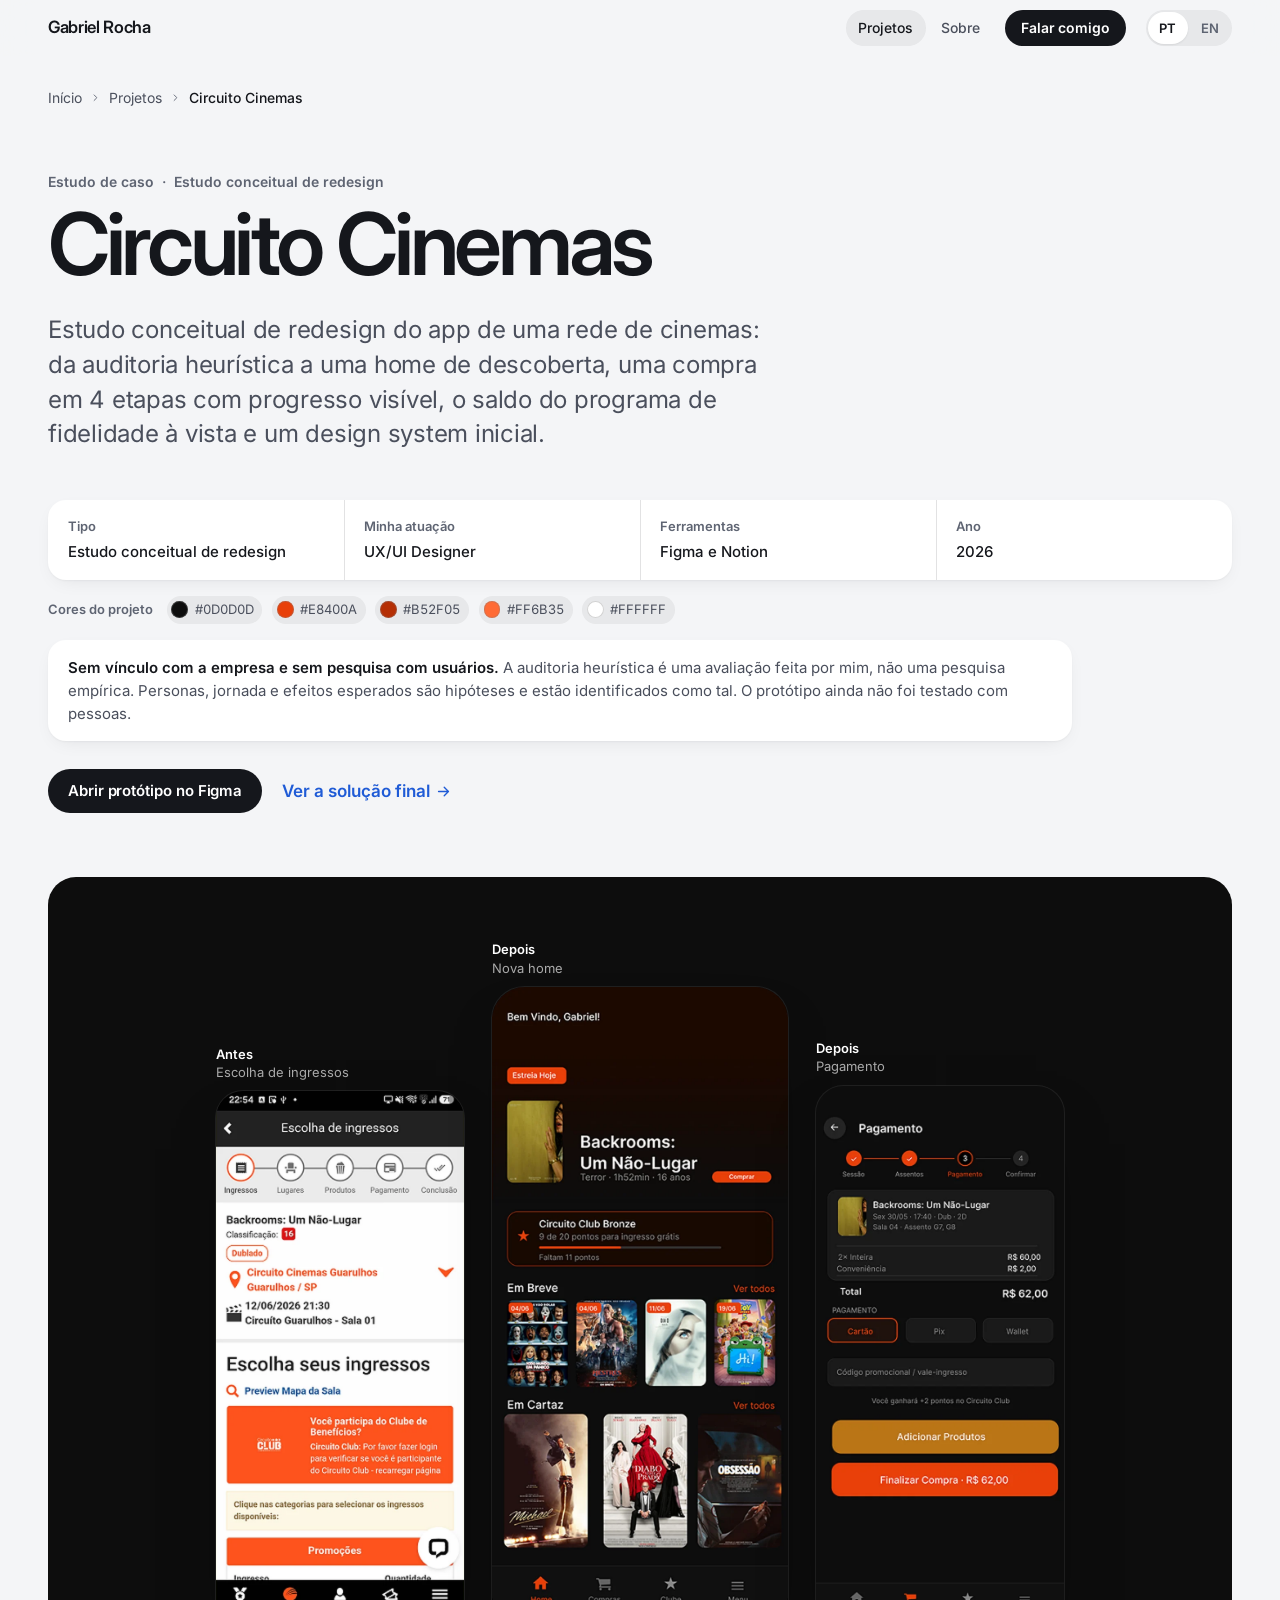
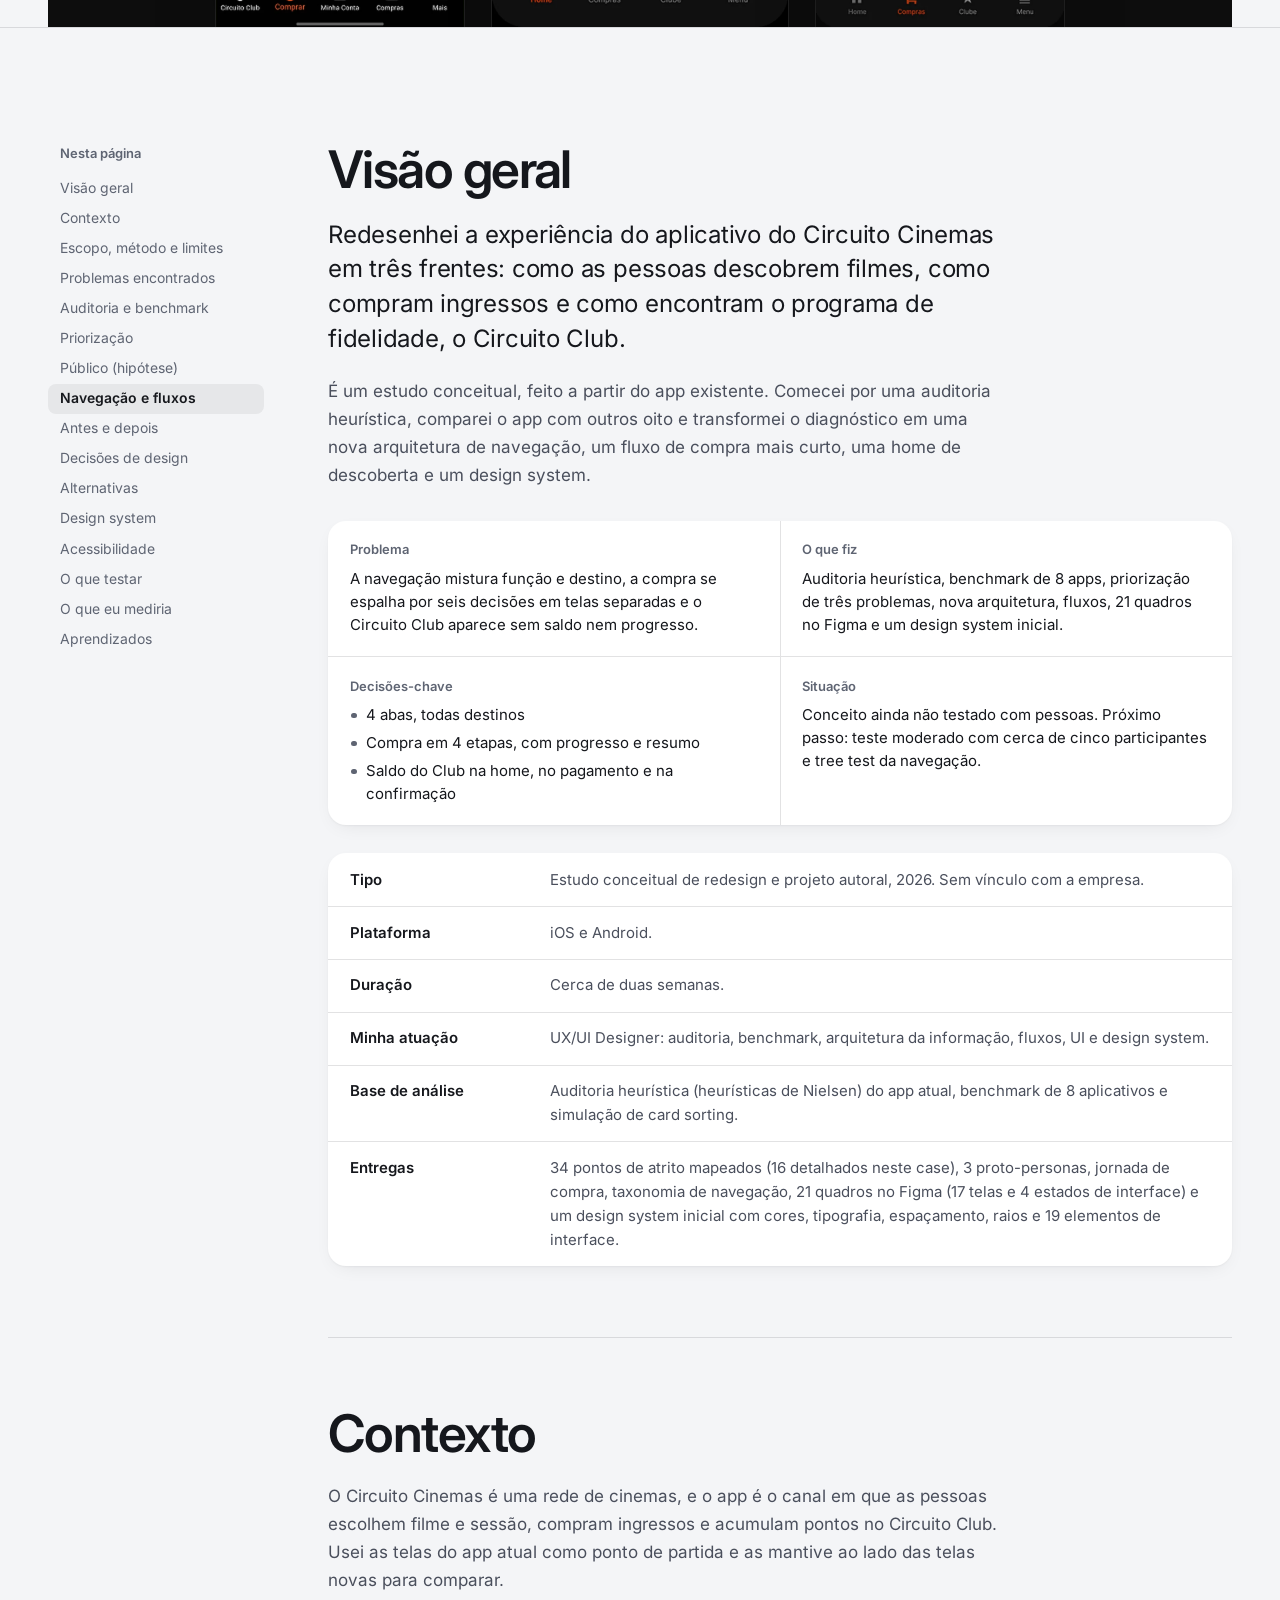
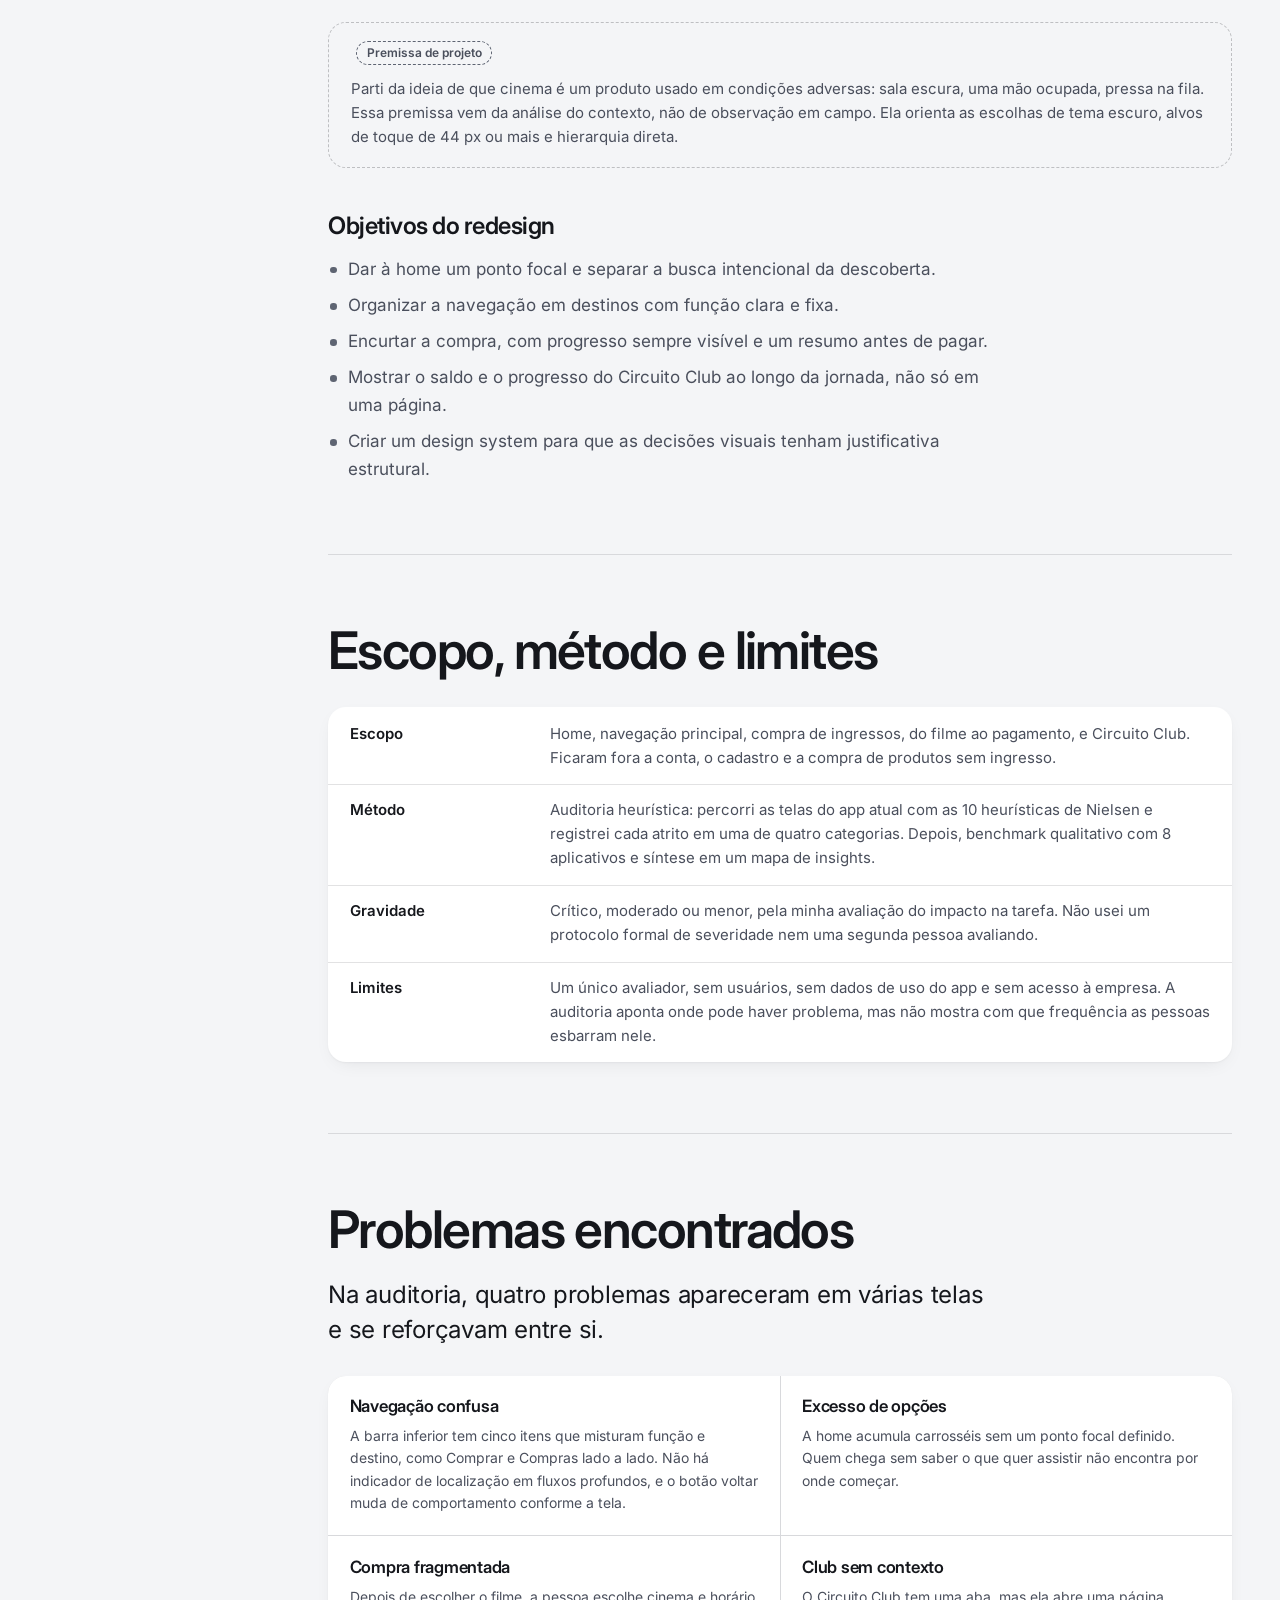
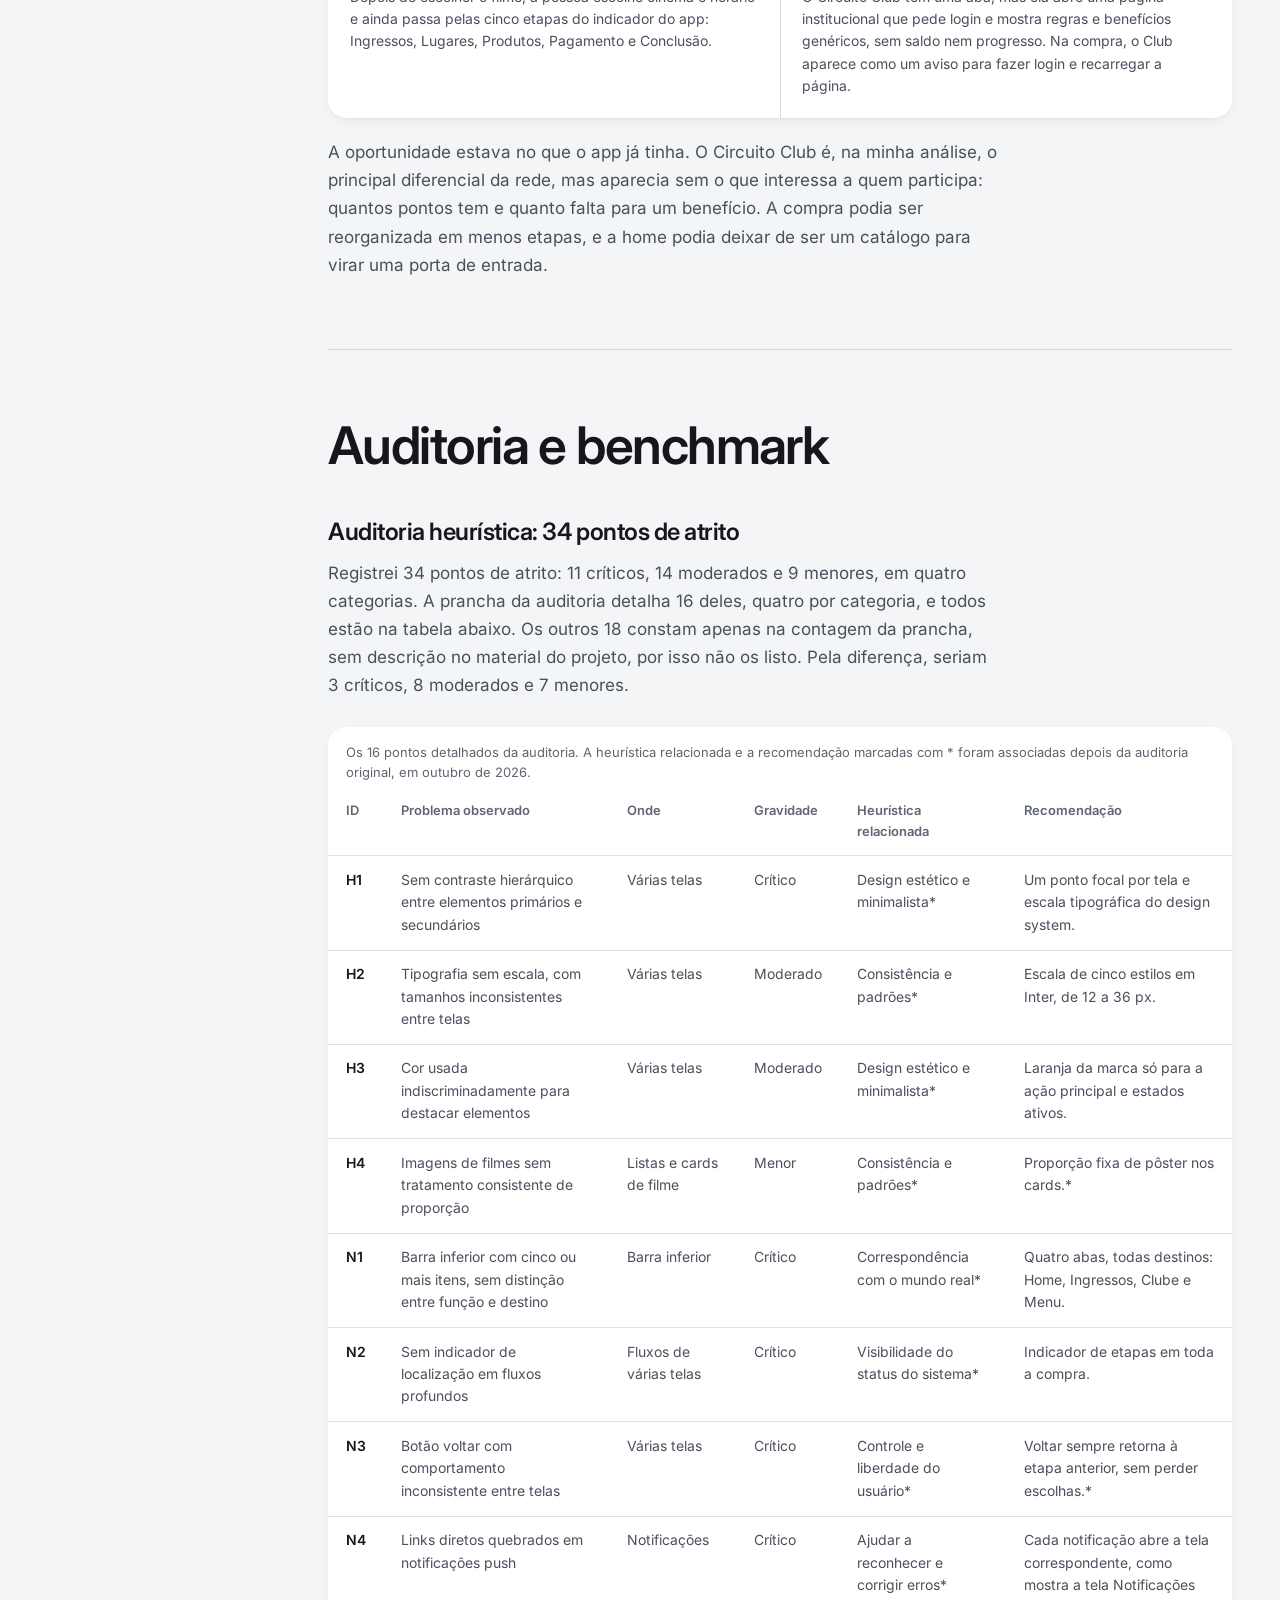
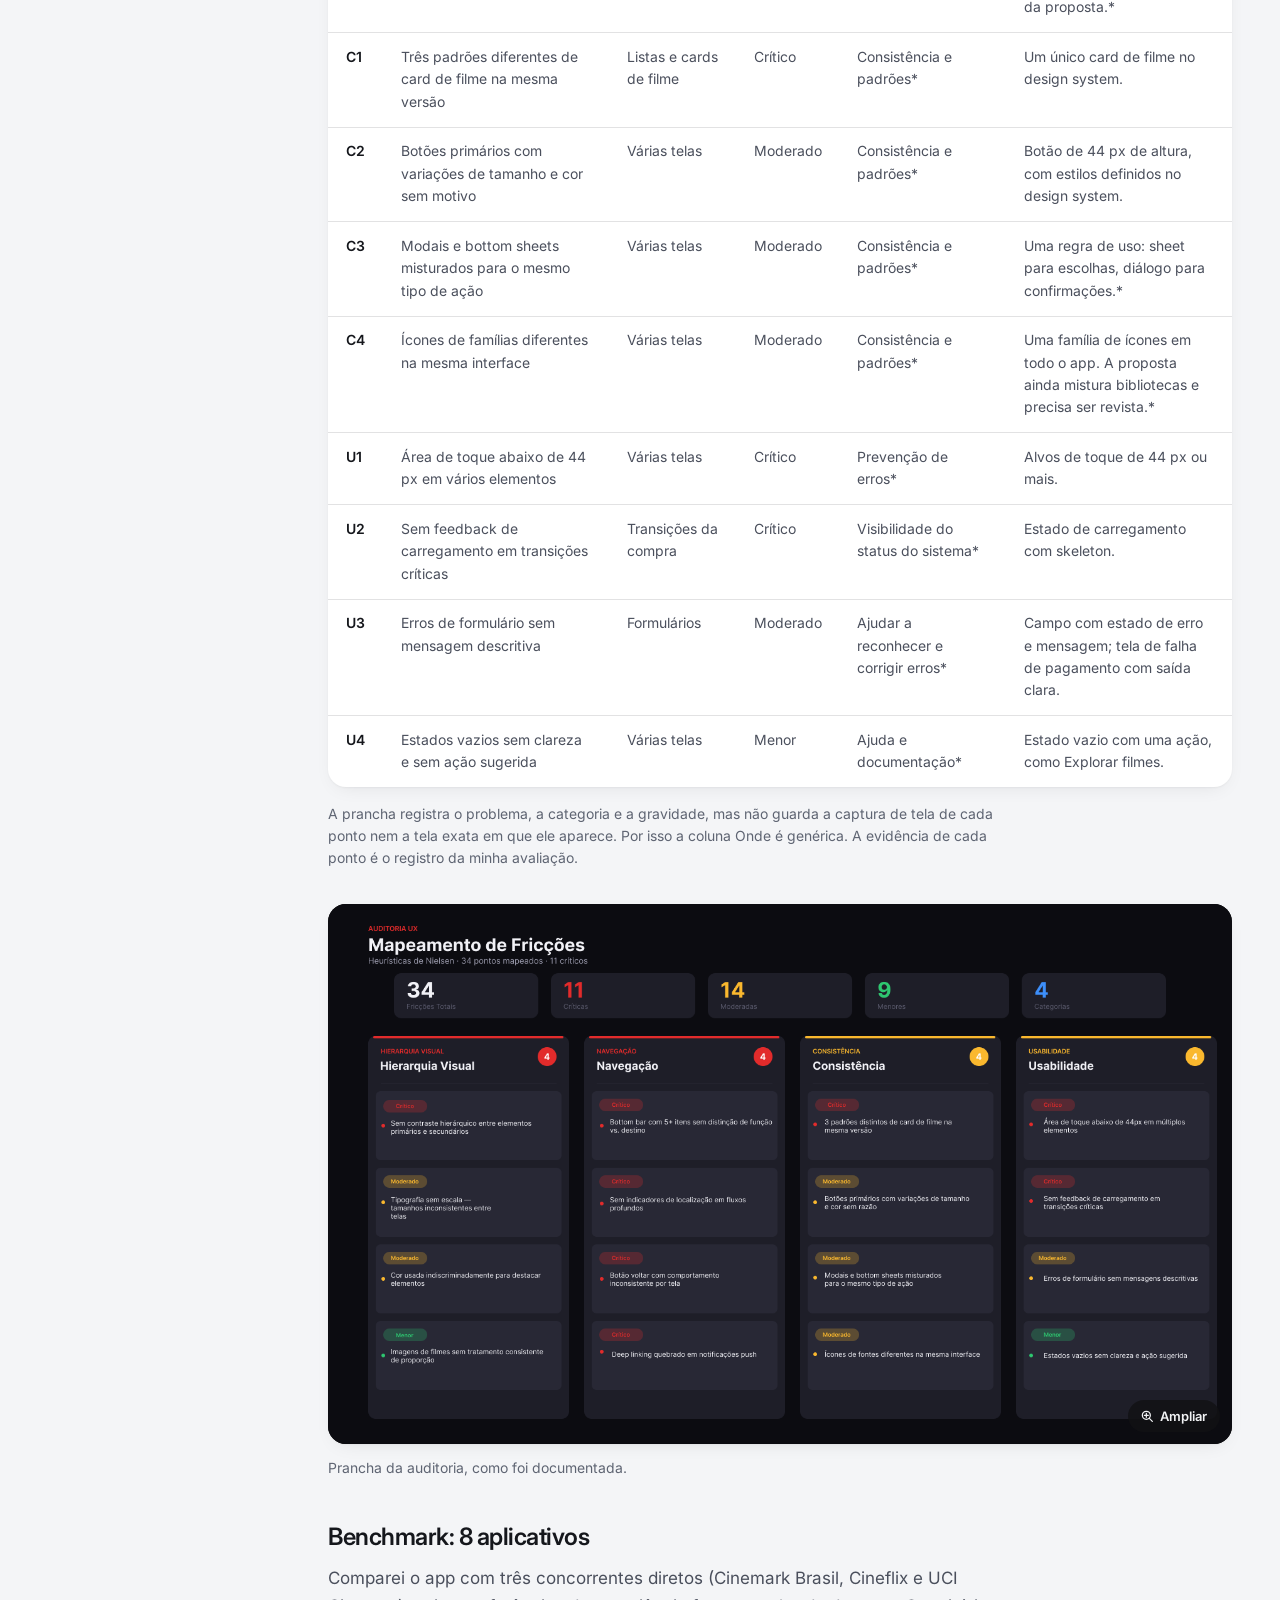
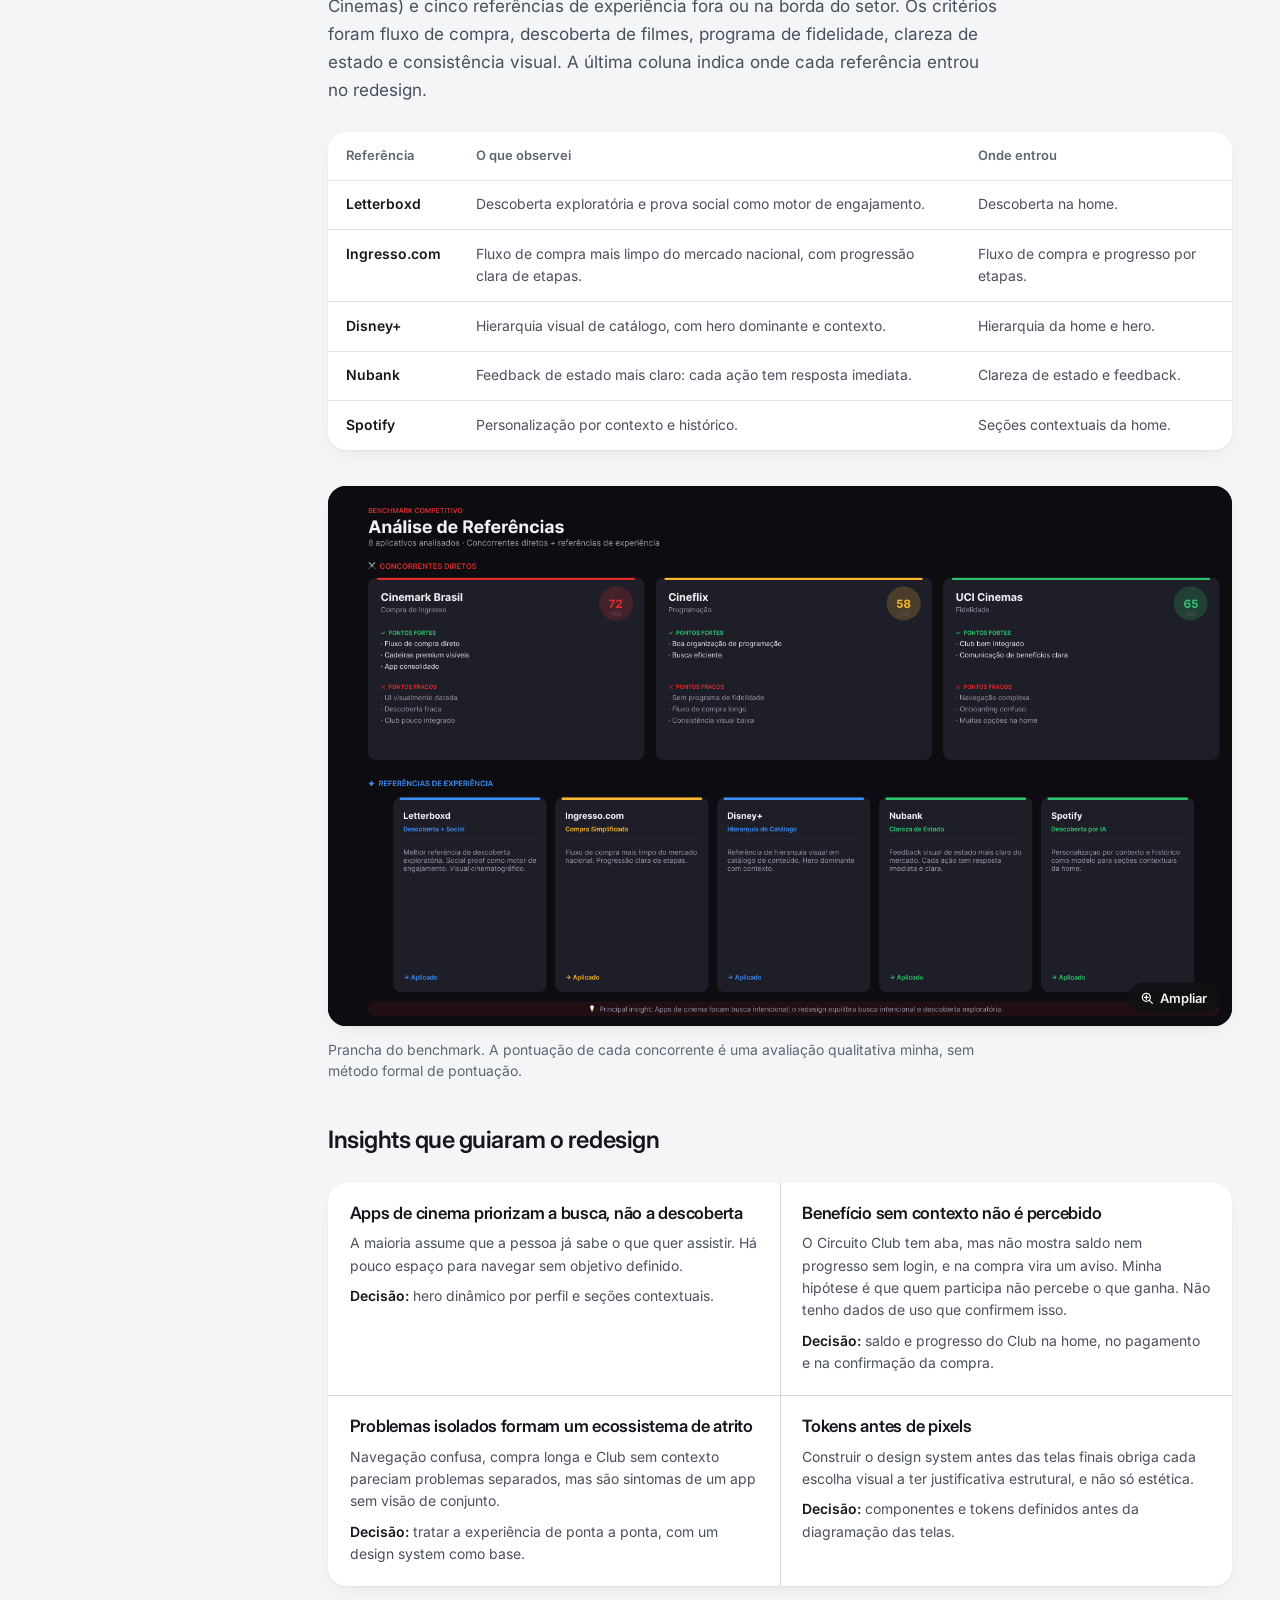
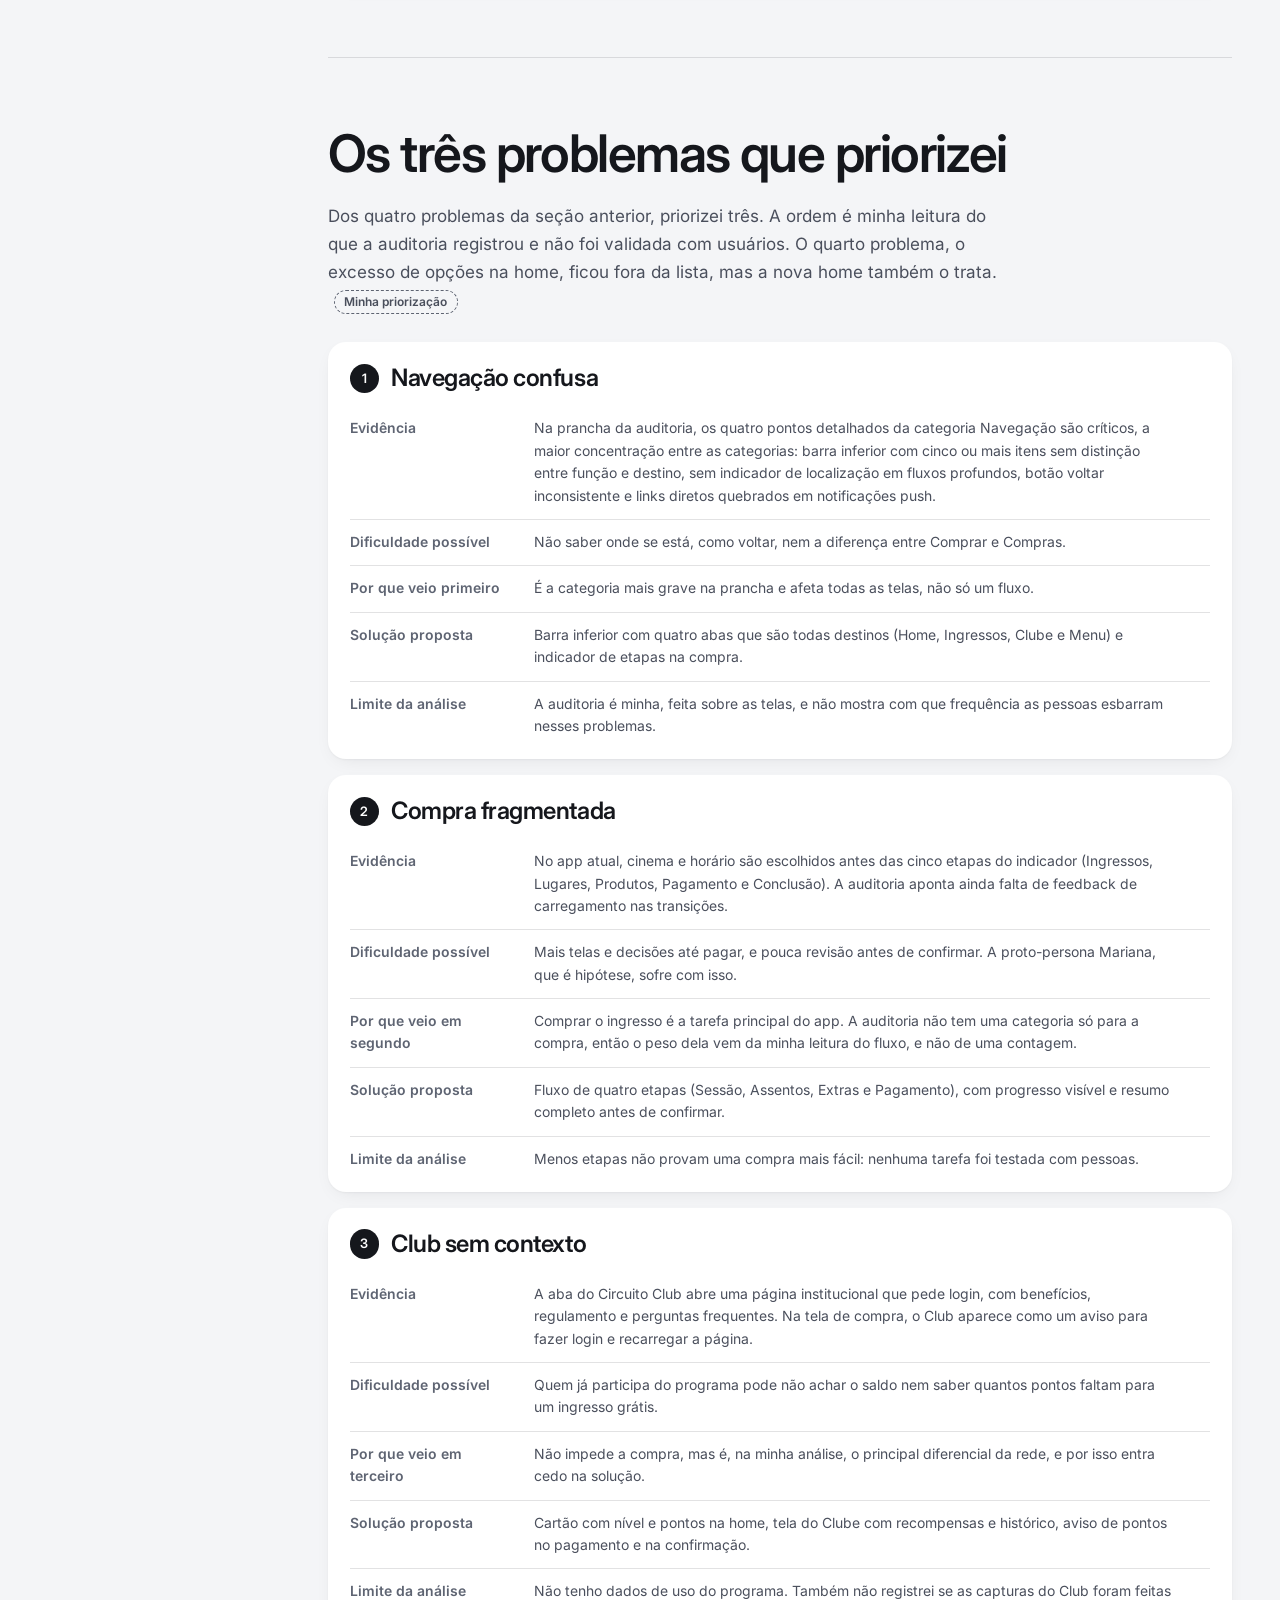
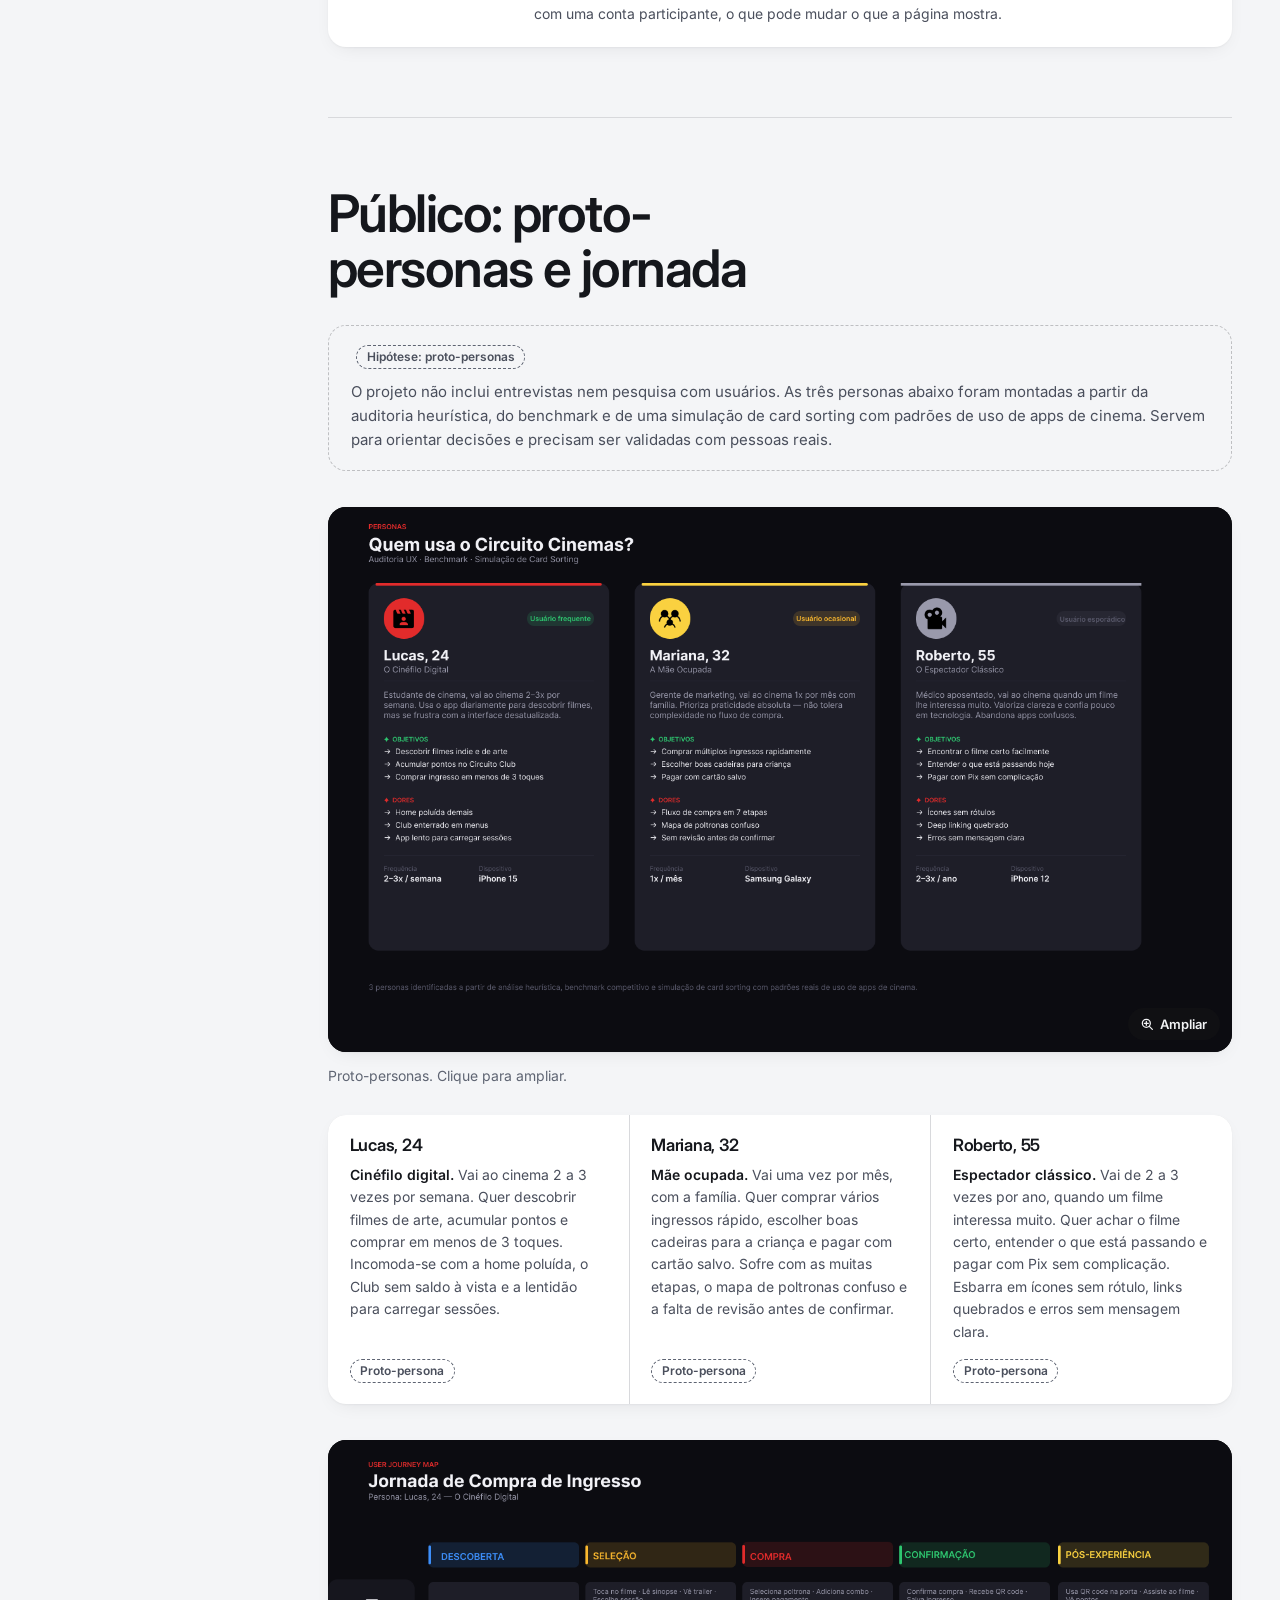
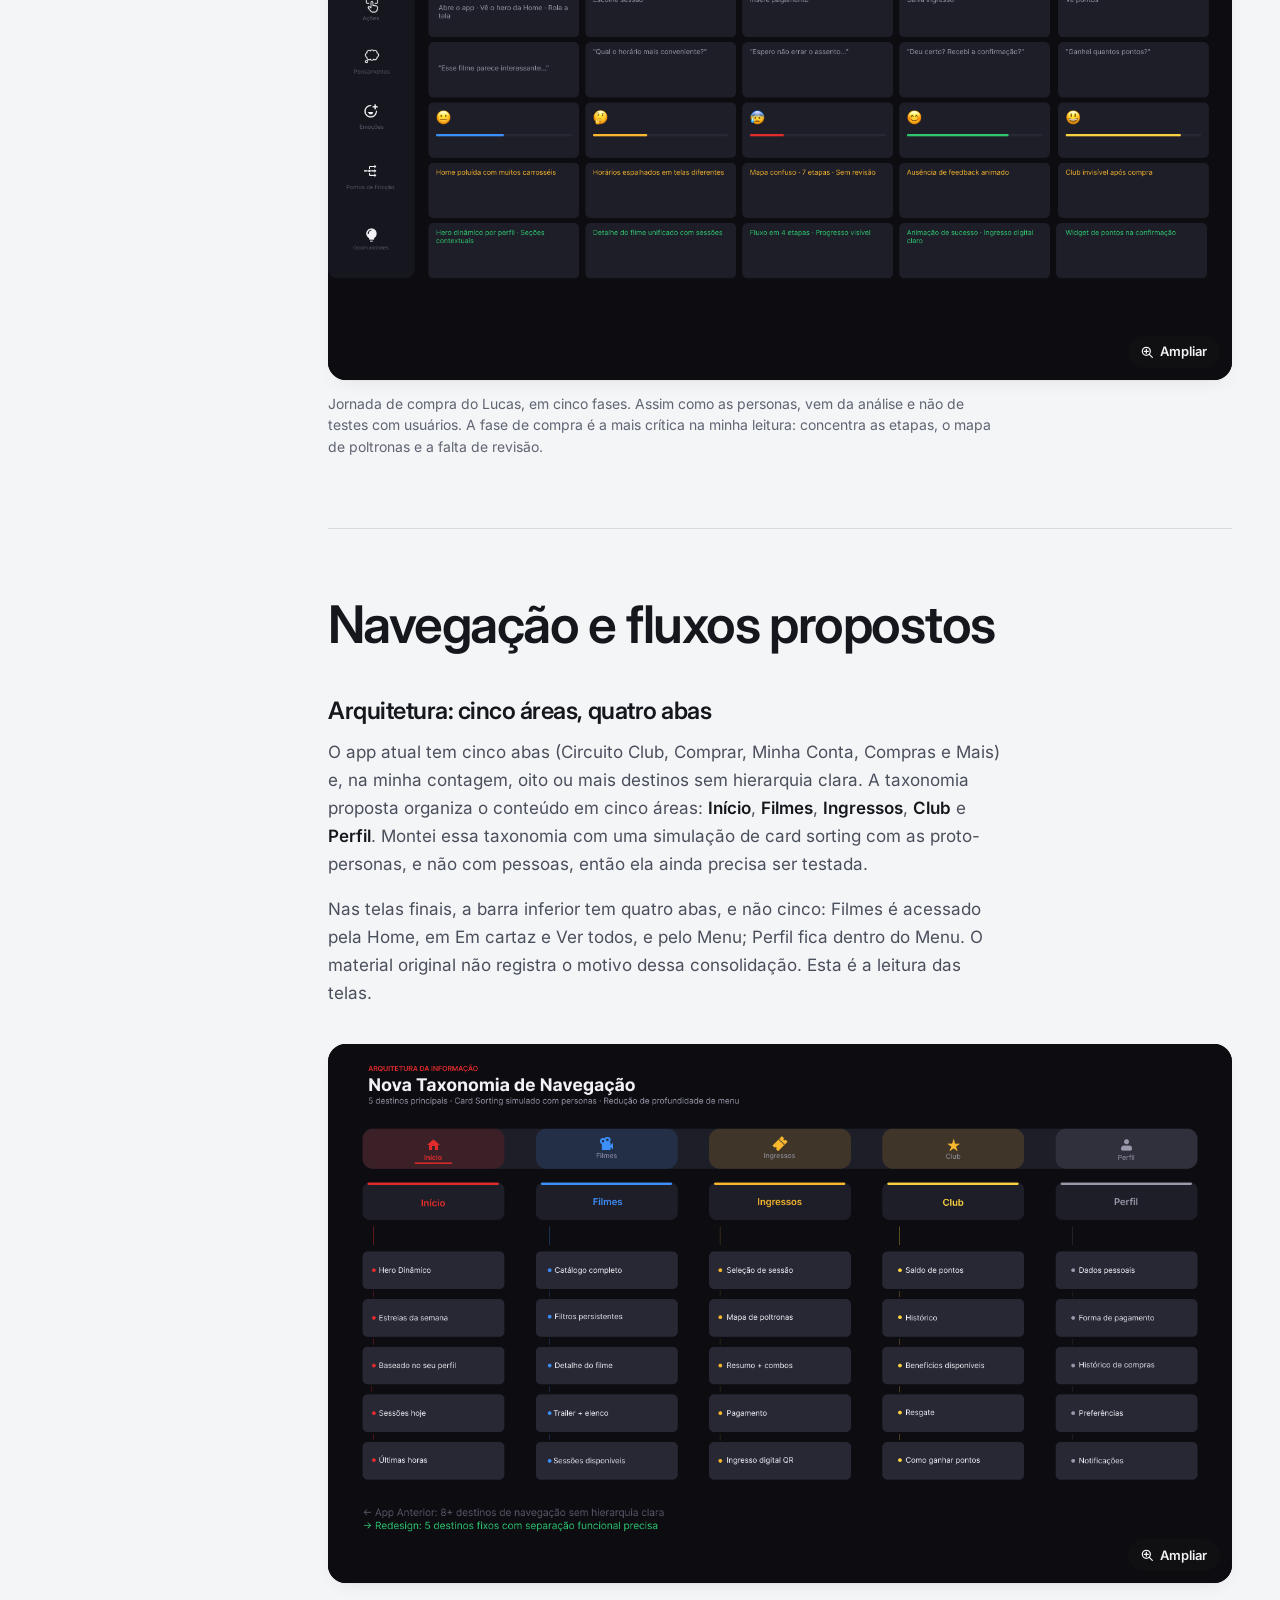
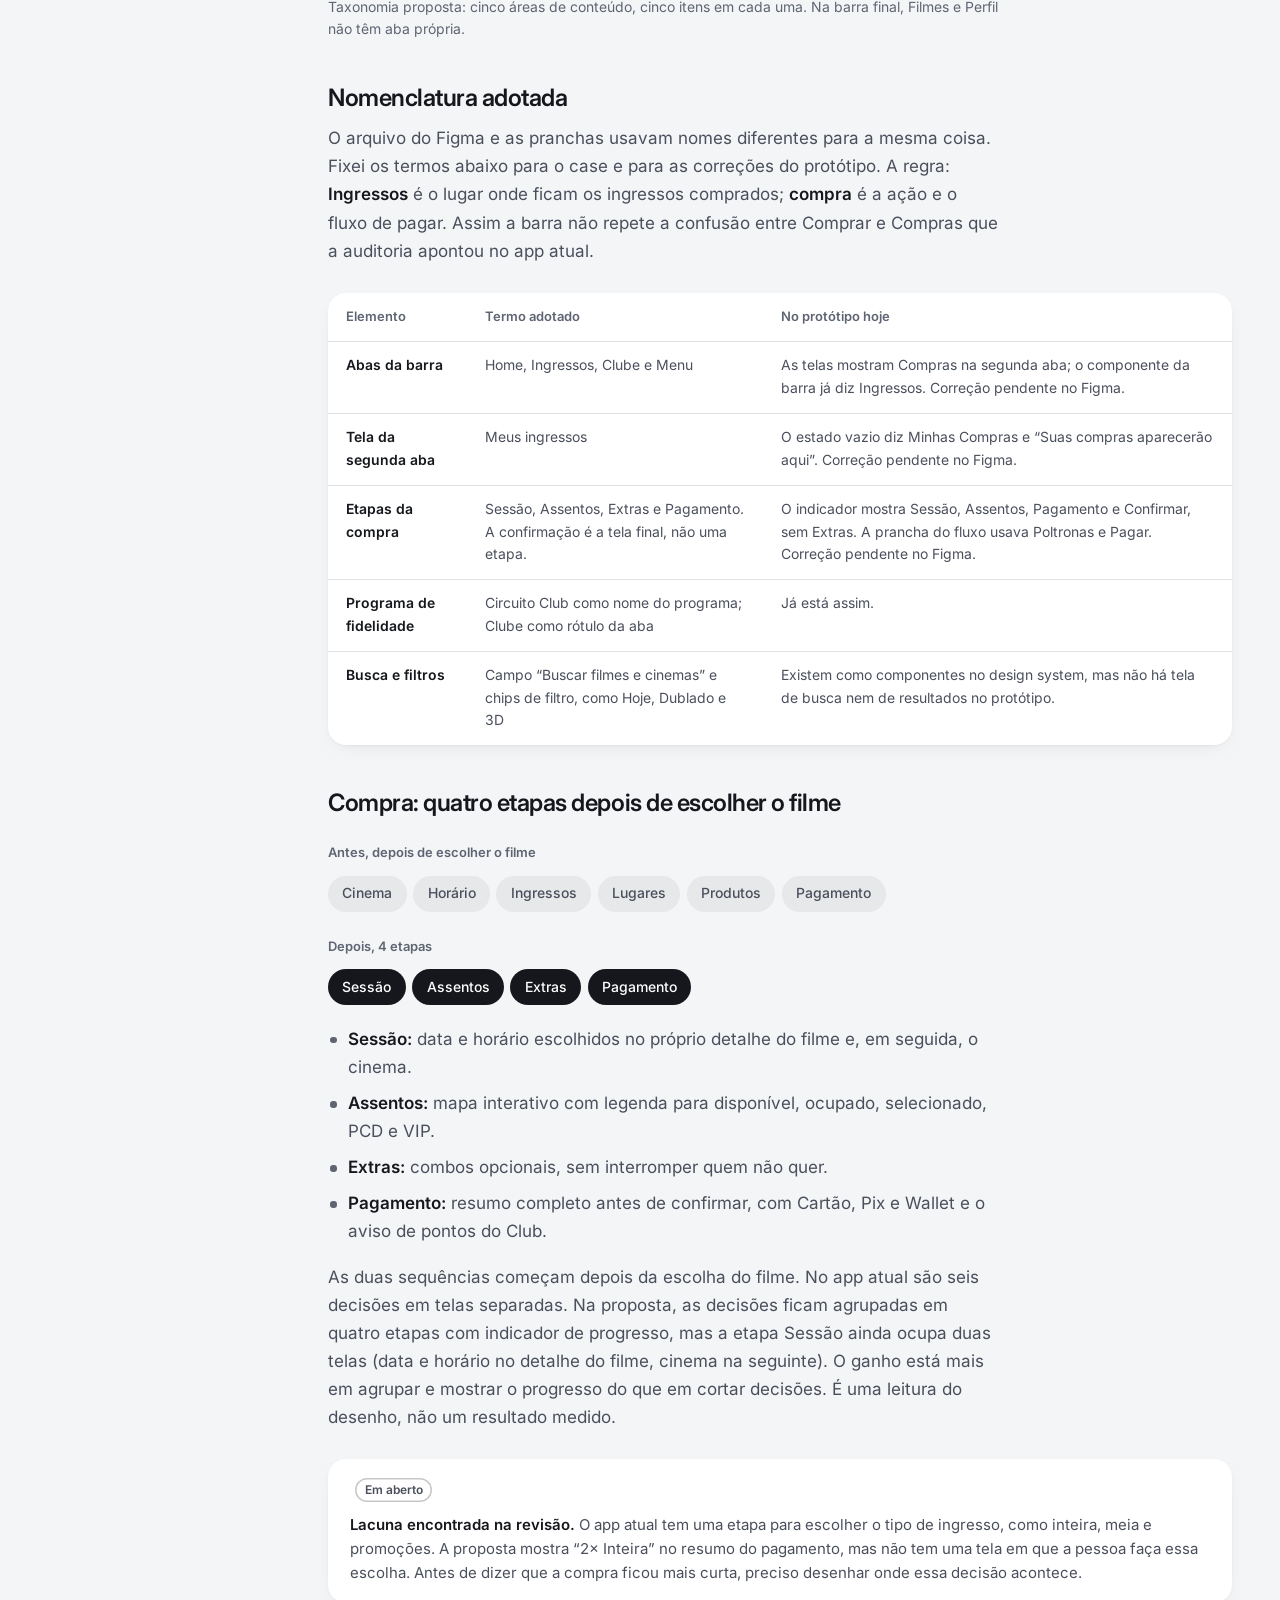
<file: projetos/circuito-cinemas.html>
<!doctype html>
<html lang="pt-BR">
<head>
  <meta charset="utf-8">
  <meta name="viewport" content="width=device-width, initial-scale=1">
  <title data-i18n="cc.meta.title">Circuito Cinemas, estudo de caso | Gabriel Rocha</title>
  <meta name="description" content="Estudo conceitual de redesign do app de uma rede de cinemas: auditoria heurística com 34 pontos de atrito mapeados, nova navegação, compra em 4 etapas, Circuito Club com saldo à vista e design system inicial." data-i18n-content="cc.meta.description">
  <meta name="author" content="Gabriel Rocha">
  <meta name="theme-color" content="#F4F2ED">
  <meta name="color-scheme" content="dark light">
  <link rel="icon" href="../favicon.svg" type="image/svg+xml">
  <link rel="canonical" href="https://gabrielrocha1260-svg.github.io/Portiflio-Gabriel-Rocha/projetos/circuito-cinemas.html">
  <link rel="alternate" hreflang="pt-BR" href="https://gabrielrocha1260-svg.github.io/Portiflio-Gabriel-Rocha/projetos/circuito-cinemas.html">
  <link rel="alternate" hreflang="en" href="https://gabrielrocha1260-svg.github.io/Portiflio-Gabriel-Rocha/projetos/circuito-cinemas.html?lang=en">
  <link rel="alternate" hreflang="x-default" href="https://gabrielrocha1260-svg.github.io/Portiflio-Gabriel-Rocha/projetos/circuito-cinemas.html">

  <meta property="og:type" content="article">
  <meta property="og:url" content="https://gabrielrocha1260-svg.github.io/Portiflio-Gabriel-Rocha/projetos/circuito-cinemas.html">
  <meta property="og:locale" content="pt_BR">
  <meta property="og:locale:alternate" content="en_US">
  <meta property="og:site_name" content="Gabriel Rocha">
  <meta property="og:title" content="Circuito Cinemas, estudo de caso | Gabriel Rocha" data-i18n-content="cc.meta.og-title">
  <meta property="og:description" content="Redesign conceitual do app de uma rede de cinemas: do diagnóstico às telas e ao design system, com o que é hipótese separado do que foi decidido." data-i18n-content="cc.meta.og-description">
  <meta property="og:image" content="https://gabrielrocha1260-svg.github.io/Portiflio-Gabriel-Rocha/assets/img/og.png">
  <meta property="og:image:width" content="1200">
  <meta property="og:image:height" content="630">
  <meta property="og:image:alt" content="Telas do redesign conceitual do app Circuito Cinemas." data-i18n-content="cc.meta.og-image-alt">
  <meta name="twitter:card" content="summary_large_image">

  <link rel="preload" href="../assets/fonts/inter-display-600.woff" as="font" type="font/woff" crossorigin>
  <link rel="preload" href="../assets/fonts/inter-400.woff" as="font" type="font/woff" crossorigin>
  <link rel="stylesheet" href="../assets/css/styles.css">
  <script>(function(d){d.className+=" js";var l=null;try{l=new URLSearchParams(location.search).get("lang")||localStorage.getItem("site-lang")}catch(e){}if(l==="en"){d.lang="en";d.className+=" i18n-pending";setTimeout(function(){d.classList.remove("i18n-pending")},2500)}})(document.documentElement);</script>
</head>
<body data-case="cc">
  <a class="skip-link" href="#conteudo" data-i18n="common.pular-para-o-conteudo">Pular para o conteúdo</a>

  <header class="site-header">
    <div class="container site-header__bar">
      <a class="wordmark" href="../index.html" aria-label="Gabriel Rocha, página inicial" data-i18n-aria-label="common.gabriel-rocha-pagina-inicial">Gabriel Rocha</a>
      <div class="lang-switch" role="group" aria-label="Idioma" data-i18n-aria-label="ui.lang-group">
        <button class="lang-switch__btn" type="button" data-set-lang="pt" lang="pt-BR" aria-pressed="true">PT<span class="visually-hidden"> – Português</span></button>
        <span class="lang-switch__sep" aria-hidden="true">|</span>
        <button class="lang-switch__btn" type="button" data-set-lang="en" lang="en" aria-pressed="false">EN<span class="visually-hidden"> – English</span></button>
      </div>
      <button class="menu-toggle" type="button" aria-expanded="false" aria-controls="site-nav">
        <span class="menu-toggle__icon" aria-hidden="true"></span>
        <span class="menu-toggle__label">Menu</span>
      </button>
      <nav class="nav" id="site-nav" aria-label="Principal" data-i18n-aria-label="common.principal">
        <ul class="nav__list">
          <li><a class="nav__link" href="../index.html#projetos" aria-current="true" data-i18n="common.projetos">Projetos</a></li>
          <li><a class="nav__link" href="../index.html#sobre" data-i18n="common.sobre">Sobre</a></li>
        </ul>
        <a class="btn btn--primary btn--sm" href="../index.html#contato" data-i18n="common.falar-comigo">Falar comigo</a>
      </nav>
    </div>
  </header>

  <main id="conteudo" tabindex="-1">
    <div class="case-top">
      <div class="container">
        <nav class="crumbs" aria-label="Você está em" data-i18n-aria-label="common.voce-esta-em">
          <ol>
            <li><a href="../index.html" data-i18n="common.inicio">Início</a></li>
            <li><a href="../index.html#projetos" data-i18n="common.projetos">Projetos</a></li>
            <li aria-current="page">Circuito Cinemas</li>
          </ol>
        </nav>
      </div>

      <section class="case-hero" aria-labelledby="case-title">
        <div class="container">
          <p class="case-hero__eyebrow"><span data-i18n="common.estudo-de-caso">Estudo de caso</span><span data-i18n="common.estudo-conceitual-de-redesign">Estudo conceitual de redesign</span></p>
          <h1 class="case-hero__title" id="case-title">Circuito Cinemas</h1>
          <p class="case-hero__summary" data-i18n="cc.hero.estudo-conceitual-de-redesign">Estudo conceitual de redesign do app de uma rede de cinemas: da auditoria heurística a uma home de descoberta, uma compra em 4 etapas com progresso visível, o saldo do programa de fidelidade à vista e um design system inicial.</p>
          <dl class="meta">
            <div><dt data-i18n="common.tipo">Tipo</dt><dd data-i18n="common.estudo-conceitual-de-redesign">Estudo conceitual de redesign</dd></div>
            <div><dt data-i18n="common.minha-atuacao">Minha atuação</dt><dd>UX/UI Designer</dd></div>
            <div><dt data-i18n="common.ferramentas">Ferramentas</dt><dd data-i18n="common.figma-e-notion">Figma e Notion</dd></div>
            <div><dt data-i18n="cc.hero.ano">Ano</dt><dd>2026</dd></div>
          </dl>
          <div class="case-tokens"><span class="case-tokens__label" data-i18n="home.projetos.cores">Cores do projeto</span><span class="token" style="--c:#0D0D0D">#0D0D0D</span><span class="token" style="--c:#E8400A">#E8400A</span><span class="token" style="--c:#B52F05">#B52F05</span><span class="token" style="--c:#FF6B35">#FF6B35</span><span class="token" style="--c:#FFFFFF">#FFFFFF</span></div>
          <div class="status" role="note">
            <p data-i18n="cc.hero.sem-vinculo-com-a"><strong>Sem vínculo com a empresa e sem pesquisa com usuários.</strong> A auditoria heurística é uma avaliação feita por mim, não uma pesquisa empírica. Personas, jornada e efeitos esperados são hipóteses e estão identificados como tal. O protótipo ainda não foi testado com pessoas.</p>
          </div>
          <div class="cta-row cta-row--hero">
            <a class="btn btn--primary" href="https://www.figma.com/proto/7PhbgPQ4ODq0ZpyNWOa0dn/Circuito-Cinemas-%E2%80%94-Redesign?page-id=6%3A2&node-id=7-5&starting-point-node-id=7%3A5&t=WzuFaxNKb168OiBv-1" target="_blank" rel="noopener" data-i18n="cc.hero.abrir-prototipo-no-figma">Abrir protótipo no Figma<span class="visually-hidden"> (abre em nova aba)</span></a>
            <a class="link link--arrow" href="#solucao" data-i18n="cc.hero.ver-a-solucao-final">Ver a solução final</a>
          </div>
        </div>
        <div class="case-hero__media">
          <figure class="case-hero__item">
            <figcaption class="frame-label"><strong data-i18n="common.antes">Antes</strong><span data-i18n="cc.hero.escolha-de-ingressos">Escolha de ingressos</span></figcaption>
            <img class="shot" src="../assets/img/cc-antes-ingressos.webp" width="570" height="1232" alt="Tela de escolha de ingressos do app atual do Circuito Cinemas, com indicador de cinco etapas, aviso do Circuito Club e lista de promoções." data-i18n-alt="common.tela-de-escolha-de">
          </figure>
          <figure class="case-hero__item">
            <figcaption class="frame-label"><strong data-i18n="common.depois">Depois</strong><span data-i18n="common.nova-home">Nova home</span></figcaption>
            <img class="shot" src="../assets/img/cc-nova-home.webp" width="724" height="1566" alt="Home redesenhada do Circuito Cinemas, com filme em destaque, cartão do Circuito Club com 9 de 20 pontos e seções Em breve e Em cartaz." data-i18n-alt="common.home-redesenhada-do-circuito">
          </figure>
          <figure class="case-hero__item">
            <figcaption class="frame-label"><strong data-i18n="common.depois">Depois</strong><span data-i18n="cc.hero.pagamento">Pagamento</span></figcaption>
            <img class="shot" src="../assets/img/cc-depois-pagamento.webp" width="564" height="1232" alt="Tela de pagamento redesenhada, com indicador de quatro etapas, resumo da sessão, formas de pagamento e botão Finalizar compra de R$ 62,00." data-i18n-alt="cc.hero.tela-de-pagamento-redesenhada">
          </figure>
        </div>
      </section>
    </div>

    <div class="case-layout-wrap">
      <div class="container">
        <div class="case">

          <details class="toc-mobile">
            <summary><span class="toc-mobile__title" data-i18n="common.nesta-pagina">Nesta página</span><span class="toc-mobile__current" data-i18n="cc.toc.visao-geral">Visão geral</span></summary>
            <ol>
              <li><a href="#visao-geral" data-i18n="cc.toc.visao-geral">Visão geral</a></li>
              <li><a href="#contexto" data-i18n="cc.toc.contexto">Contexto</a></li>
              <li><a href="#metodo" data-i18n="cc.r.toc.metodo">Escopo, método e limites</a></li>
              <li><a href="#problema" data-i18n="cc.r.toc.problemas">Problemas encontrados</a></li>
              <li><a href="#diagnostico" data-i18n="cc.r.toc.auditoria">Auditoria e benchmark</a></li>
              <li><a href="#priorizacao" data-i18n="cc.r.toc.priorizacao">Priorização</a></li>
              <li><a href="#publico" data-i18n="cc.r.toc.publico">Público (hipótese)</a></li>
              <li><a href="#decisoes" data-i18n="cc.r.toc.navegacao">Navegação e fluxos</a></li>
              <li><a href="#solucao" data-i18n="cc.r.toc.antes-depois">Antes e depois</a></li>
              <li><a href="#justificativas" data-i18n="cc.r.toc.decisoes">Decisões de design</a></li>
              <li><a href="#alternativas" data-i18n="cc.r.toc.alternativas">Alternativas</a></li>
              <li><a href="#design-system">Design system</a></li>
              <li><a href="#acessibilidade" data-i18n="cc.r.toc.acessibilidade">Acessibilidade</a></li>
              <li><a href="#limites" data-i18n="cc.r.toc.testar">O que testar</a></li>
              <li><a href="#metricas" data-i18n="cc.r.toc.metricas">O que eu mediria</a></li>
              <li><a href="#aprendizados" data-i18n="cc.r.toc.aprendizados">Aprendizados</a></li>
            </ol>
          </details>

          <nav class="toc" aria-label="Nesta página" data-i18n-aria-label="common.nesta-pagina">
            <p class="toc__title" data-i18n="common.nesta-pagina">Nesta página</p>
            <ol>
              <li><a href="#visao-geral" data-i18n="cc.toc.visao-geral">Visão geral</a></li>
              <li><a href="#contexto" data-i18n="cc.toc.contexto">Contexto</a></li>
              <li><a href="#metodo" data-i18n="cc.r.toc.metodo">Escopo, método e limites</a></li>
              <li><a href="#problema" data-i18n="cc.r.toc.problemas">Problemas encontrados</a></li>
              <li><a href="#diagnostico" data-i18n="cc.r.toc.auditoria">Auditoria e benchmark</a></li>
              <li><a href="#priorizacao" data-i18n="cc.r.toc.priorizacao">Priorização</a></li>
              <li><a href="#publico" data-i18n="cc.r.toc.publico">Público (hipótese)</a></li>
              <li><a href="#decisoes" data-i18n="cc.r.toc.navegacao">Navegação e fluxos</a></li>
              <li><a href="#solucao" data-i18n="cc.r.toc.antes-depois">Antes e depois</a></li>
              <li><a href="#justificativas" data-i18n="cc.r.toc.decisoes">Decisões de design</a></li>
              <li><a href="#alternativas" data-i18n="cc.r.toc.alternativas">Alternativas</a></li>
              <li><a href="#design-system">Design system</a></li>
              <li><a href="#acessibilidade" data-i18n="cc.r.toc.acessibilidade">Acessibilidade</a></li>
              <li><a href="#limites" data-i18n="cc.r.toc.testar">O que testar</a></li>
              <li><a href="#metricas" data-i18n="cc.r.toc.metricas">O que eu mediria</a></li>
              <li><a href="#aprendizados" data-i18n="cc.r.toc.aprendizados">Aprendizados</a></li>
            </ol>
          </nav>

          <div class="prose">

            <!-- 1. Visão geral -->
            <section id="visao-geral" aria-labelledby="h-visao">
              <h2 class="h2" id="h-visao" data-i18n="cc.toc.visao-geral">Visão geral</h2>
              <p class="lead" data-i18n="cc.visao-geral.redesenhei-a-experiencia-do">Redesenhei a experiência do aplicativo do Circuito Cinemas em três frentes: como as pessoas descobrem filmes, como compram ingressos e como encontram o programa de fidelidade, o Circuito Club.</p>
              <div class="read">
                <p data-i18n="cc.visao-geral.e-um-estudo-conceitual">É um estudo conceitual, feito a partir do app existente. Comecei por uma auditoria heurística, comparei o app com outros oito e transformei o diagnóstico em uma nova arquitetura de navegação, um fluxo de compra mais curto, uma home de descoberta e um design system.</p>
              </div>
              <dl class="glance" aria-label="Resumo em 30 segundos" data-i18n-aria-label="common.resumo-30s">
                <div class="glance__item"><dt data-i18n="common.problema">Problema</dt><dd data-i18n="cc.glance.problema">A navegação mistura função e destino, a compra se espalha por seis decisões em telas separadas e o Circuito Club aparece sem saldo nem progresso.</dd></div>
                <div class="glance__item"><dt data-i18n="common.o-que-fiz">O que fiz</dt><dd data-i18n="cc.glance.fiz">Auditoria heurística, benchmark de 8 apps, priorização de três problemas, nova arquitetura, fluxos, 21 quadros no Figma e um design system inicial.</dd></div>
                <div class="glance__item"><dt data-i18n="common.decisoes-chave">Decisões-chave</dt><dd><ul><li data-i18n="cc.glance.d1">4 abas, todas destinos</li><li data-i18n="cc.glance.d2">Compra em 4 etapas, com progresso e resumo</li><li data-i18n="cc.glance.d3">Saldo do Club na home, no pagamento e na confirmação</li></ul></dd></div>
                <div class="glance__item"><dt data-i18n="common.situacao">Situação</dt><dd data-i18n="cc.glance.situacao">Conceito ainda não testado com pessoas. Próximo passo: teste moderado com cerca de cinco participantes e tree test da navegação.</dd></div>
              </dl>
              <dl class="spec">
                <div class="spec__row"><dt data-i18n="common.tipo">Tipo</dt><dd data-i18n="cc.visao-geral.estudo-conceitual-de-redesign">Estudo conceitual de redesign e projeto autoral, 2026. Sem vínculo com a empresa.</dd></div>
                <div class="spec__row"><dt data-i18n="common.plataforma">Plataforma</dt><dd data-i18n="cc.visao-geral.ios-e-android">iOS e Android.</dd></div>
                <div class="spec__row"><dt data-i18n="cc.visao-geral.duracao">Duração</dt><dd data-i18n="cc.visao-geral.8-semanas">Cerca de duas semanas.</dd></div>
                <div class="spec__row"><dt data-i18n="common.minha-atuacao">Minha atuação</dt><dd data-i18n="cc.visao-geral.ux-ui-designer-auditoria">UX/UI Designer: auditoria, benchmark, arquitetura da informação, fluxos, UI e design system.</dd></div>
                <div class="spec__row"><dt data-i18n="cc.visao-geral.base-de-analise">Base de análise</dt><dd data-i18n="cc.visao-geral.auditoria-heuristica-heuristicas-de">Auditoria heurística (heurísticas de Nielsen) do app atual, benchmark de 8 aplicativos e simulação de card sorting.</dd></div>
                <div class="spec__row"><dt data-i18n="cc.visao-geral.entregas">Entregas</dt><dd data-i18n="cc.visao-geral.34-atritos-documentados-3">34 pontos de atrito mapeados (16 detalhados neste case), 3 proto-personas, jornada de compra, taxonomia de navegação, 21 quadros no Figma (17 telas e 4 estados de interface) e um design system inicial com cores, tipografia, espaçamento, raios e 19 elementos de interface.</dd></div>
              </dl>
            </section>

            <!-- 2. Contexto -->
            <section id="contexto" aria-labelledby="h-contexto">
              <h2 class="h2" id="h-contexto" data-i18n="cc.toc.contexto">Contexto</h2>
              <div class="read">
                <p data-i18n="cc.contexto.o-circuito-cinemas-e">O Circuito Cinemas é uma rede de cinemas, e o app é o canal em que as pessoas escolhem filme e sessão, compram ingressos e acumulam pontos no Circuito Club. Usei as telas do app atual como ponto de partida e as mantive ao lado das telas novas para comparar.</p>
              </div>
              <div class="callout callout--hyp">
                <span class="tag tag--hyp" data-i18n="cc.contexto.premissa-de-projeto">Premissa de projeto</span>
                <p data-i18n="cc.contexto.parti-da-ideia-de">Parti da ideia de que cinema é um produto usado em condições adversas: sala escura, uma mão ocupada, pressa na fila. Essa premissa vem da análise do contexto, não de observação em campo. Ela orienta as escolhas de tema escuro, alvos de toque de 44 px ou mais e hierarquia direta.</p>
              </div>
              <h3 class="h3" data-i18n="cc.objetivos.objetivos-do-redesign">Objetivos do redesign</h3>
              <div class="read">
                <ul>
                  <li data-i18n="cc.objetivos.dar-a-home-um">Dar à home um ponto focal e separar a busca intencional da descoberta.</li>
                  <li data-i18n="cc.objetivos.organizar-a-navegacao-em">Organizar a navegação em destinos com função clara e fixa.</li>
                  <li data-i18n="cc.objetivos.encurtar-a-compra-com">Encurtar a compra, com progresso sempre visível e um resumo antes de pagar.</li>
                  <li data-i18n="cc.objetivos.tornar-o-circuito-club">Mostrar o saldo e o progresso do Circuito Club ao longo da jornada, não só em uma página.</li>
                  <li data-i18n="cc.objetivos.criar-um-design-system">Criar um design system para que as decisões visuais tenham justificativa estrutural.</li>
                </ul>
              </div>
            </section>

            <!-- 3. Escopo, método e limites -->
            <section id="metodo" aria-labelledby="h-metodo">
              <h2 class="h2" id="h-metodo" data-i18n="cc.r.toc.metodo">Escopo, método e limites</h2>
              <dl class="spec">
                <div class="spec__row"><dt data-i18n="cc.r.metodo.escopo">Escopo</dt><dd data-i18n="cc.r.metodo.escopo-v">Home, navegação principal, compra de ingressos, do filme ao pagamento, e Circuito Club. Ficaram fora a conta, o cadastro e a compra de produtos sem ingresso.</dd></div>
                <div class="spec__row"><dt data-i18n="cc.r.metodo.metodo">Método</dt><dd data-i18n="cc.r.metodo.metodo-v">Auditoria heurística: percorri as telas do app atual com as 10 heurísticas de Nielsen e registrei cada atrito em uma de quatro categorias. Depois, benchmark qualitativo com 8 aplicativos e síntese em um mapa de insights.</dd></div>
                <div class="spec__row"><dt data-i18n="cc.r.metodo.gravidade">Gravidade</dt><dd data-i18n="cc.r.metodo.gravidade-v">Crítico, moderado ou menor, pela minha avaliação do impacto na tarefa. Não usei um protocolo formal de severidade nem uma segunda pessoa avaliando.</dd></div>
                <div class="spec__row"><dt data-i18n="cc.r.metodo.limites">Limites</dt><dd data-i18n="cc.r.metodo.limites-v">Um único avaliador, sem usuários, sem dados de uso do app e sem acesso à empresa. A auditoria aponta onde pode haver problema, mas não mostra com que frequência as pessoas esbarram nele.</dd></div>
              </dl>
            </section>

            <!-- 4. Problemas encontrados -->
            <section id="problema" aria-labelledby="h-problema">
              <h2 class="h2" id="h-problema" data-i18n="cc.r.toc.problemas">Problemas encontrados</h2>
              <p class="lead" data-i18n="cc.problema.na-auditoria-quatro-problemas">Na auditoria, quatro problemas apareceram em várias telas e se reforçavam entre si.</p>
              <div class="cards cards--2">
                <div>
                  <h3 data-i18n="cc.problema.navegacao-confusa">Navegação confusa</h3>
                  <p data-i18n="cc.problema.a-barra-inferior-tem">A barra inferior tem cinco itens que misturam função e destino, como Comprar e Compras lado a lado. Não há indicador de localização em fluxos profundos, e o botão voltar muda de comportamento conforme a tela.</p>
                </div>
                <div>
                  <h3 data-i18n="cc.problema.excesso-de-opcoes">Excesso de opções</h3>
                  <p data-i18n="cc.problema.a-home-acumula-carrosseis">A home acumula carrosséis sem um ponto focal definido. Quem chega sem saber o que quer assistir não encontra por onde começar.</p>
                </div>
                <div>
                  <h3 data-i18n="cc.problema.compra-fragmentada">Compra fragmentada</h3>
                  <p data-i18n="cc.problema.comprar-um-ingresso-leva">Depois de escolher o filme, a pessoa escolhe cinema e horário e ainda passa pelas cinco etapas do indicador do app: Ingressos, Lugares, Produtos, Pagamento e Conclusão.</p>
                </div>
                <div>
                  <h3 data-i18n="cc.problema.club-invisivel">Club sem contexto</h3>
                  <p data-i18n="cc.problema.o-programa-de-fidelidade">O Circuito Club tem uma aba, mas ela abre uma página institucional que pede login e mostra regras e benefícios genéricos, sem saldo nem progresso. Na compra, o Club aparece como um aviso para fazer login e recarregar a página.</p>
                </div>
              </div>
              <div class="read">
                <p data-i18n="cc.problema.a-oportunidade-estava-no">A oportunidade estava no que o app já tinha. O Circuito Club é, na minha análise, o principal diferencial da rede, mas aparecia sem o que interessa a quem participa: quantos pontos tem e quanto falta para um benefício. A compra podia ser reorganizada em menos etapas, e a home podia deixar de ser um catálogo para virar uma porta de entrada.</p>
              </div>
            </section>

            <!-- 5. Auditoria e benchmark -->
            <section id="diagnostico" aria-labelledby="h-diagnostico">
              <h2 class="h2" id="h-diagnostico" data-i18n="cc.r.toc.auditoria">Auditoria e benchmark</h2>

              <h3 class="h3" data-i18n="cc.diagnostico.auditoria-heuristica-34-pontos">Auditoria heurística: 34 pontos de atrito</h3>
              <div class="read">
                <p data-i18n="cc.diagnostico.avaliei-o-app-atual">Registrei 34 pontos de atrito: 11 críticos, 14 moderados e 9 menores, em quatro categorias. A prancha da auditoria detalha 16 deles, quatro por categoria, e todos estão na tabela abaixo. Os outros 18 constam apenas na contagem da prancha, sem descrição no material do projeto, por isso não os listo. Pela diferença, seriam 3 críticos, 8 moderados e 7 menores.</p>
              </div>
              <div class="table-wrap table-wrap--stack">
                <table class="table table--stack">
                  <caption data-i18n="cc.r.audit.caption">Os 16 pontos detalhados da auditoria. A heurística relacionada e a recomendação marcadas com * foram associadas depois da auditoria original, em outubro de 2026.</caption>
                  <thead><tr><th scope="col">ID</th><th scope="col" data-i18n="cc.r.audit.problema">Problema observado</th><th scope="col" data-i18n="cc.r.audit.onde">Onde</th><th scope="col" data-i18n="cc.r.audit.gravidade">Gravidade</th><th scope="col" data-i18n="cc.r.audit.heuristica">Heurística relacionada</th><th scope="col" data-i18n="cc.r.audit.recomendacao">Recomendação</th></tr></thead>
                  <tbody>
                    <tr><td>H1</td><td data-label="Problema observado" data-i18n-label="cc.r.audit.problema" data-i18n="cc.r.audit.h1-p">Sem contraste hierárquico entre elementos primários e secundários</td><td data-label="Onde" data-i18n-label="cc.r.audit.onde" data-i18n="cc.r.audit.varias">Várias telas</td><td data-label="Gravidade" data-i18n-label="cc.r.audit.gravidade" data-i18n="cc.r.audit.critico">Crítico</td><td data-label="Heurística relacionada" data-i18n-label="cc.r.audit.heuristica" data-i18n="cc.r.audit.h8">Design estético e minimalista*</td><td data-label="Recomendação" data-i18n-label="cc.r.audit.recomendacao" data-i18n="cc.r.audit.h1-r">Um ponto focal por tela e escala tipográfica do design system.</td></tr>
                    <tr><td>H2</td><td data-label="Problema observado" data-i18n-label="cc.r.audit.problema" data-i18n="cc.r.audit.h2-p">Tipografia sem escala, com tamanhos inconsistentes entre telas</td><td data-label="Onde" data-i18n-label="cc.r.audit.onde" data-i18n="cc.r.audit.varias">Várias telas</td><td data-label="Gravidade" data-i18n-label="cc.r.audit.gravidade" data-i18n="cc.r.audit.moderado">Moderado</td><td data-label="Heurística relacionada" data-i18n-label="cc.r.audit.heuristica" data-i18n="cc.r.audit.h4">Consistência e padrões*</td><td data-label="Recomendação" data-i18n-label="cc.r.audit.recomendacao" data-i18n="cc.r.audit.h2-r">Escala de cinco estilos em Inter, de 12 a 36 px.</td></tr>
                    <tr><td>H3</td><td data-label="Problema observado" data-i18n-label="cc.r.audit.problema" data-i18n="cc.r.audit.h3-p">Cor usada indiscriminadamente para destacar elementos</td><td data-label="Onde" data-i18n-label="cc.r.audit.onde" data-i18n="cc.r.audit.varias">Várias telas</td><td data-label="Gravidade" data-i18n-label="cc.r.audit.gravidade" data-i18n="cc.r.audit.moderado">Moderado</td><td data-label="Heurística relacionada" data-i18n-label="cc.r.audit.heuristica" data-i18n="cc.r.audit.h8">Design estético e minimalista*</td><td data-label="Recomendação" data-i18n-label="cc.r.audit.recomendacao" data-i18n="cc.r.audit.h3-r">Laranja da marca só para a ação principal e estados ativos.</td></tr>
                    <tr><td>H4</td><td data-label="Problema observado" data-i18n-label="cc.r.audit.problema" data-i18n="cc.r.audit.h4-p">Imagens de filmes sem tratamento consistente de proporção</td><td data-label="Onde" data-i18n-label="cc.r.audit.onde" data-i18n="cc.r.audit.listas">Listas e cards de filme</td><td data-label="Gravidade" data-i18n-label="cc.r.audit.gravidade" data-i18n="cc.r.audit.menor">Menor</td><td data-label="Heurística relacionada" data-i18n-label="cc.r.audit.heuristica" data-i18n="cc.r.audit.h4">Consistência e padrões*</td><td data-label="Recomendação" data-i18n-label="cc.r.audit.recomendacao" data-i18n="cc.r.audit.h4-r">Proporção fixa de pôster nos cards.*</td></tr>
                    <tr><td>N1</td><td data-label="Problema observado" data-i18n-label="cc.r.audit.problema" data-i18n="cc.r.audit.n1-p">Barra inferior com cinco ou mais itens, sem distinção entre função e destino</td><td data-label="Onde" data-i18n-label="cc.r.audit.onde" data-i18n="cc.r.audit.barra">Barra inferior</td><td data-label="Gravidade" data-i18n-label="cc.r.audit.gravidade" data-i18n="cc.r.audit.critico">Crítico</td><td data-label="Heurística relacionada" data-i18n-label="cc.r.audit.heuristica" data-i18n="cc.r.audit.h2">Correspondência com o mundo real*</td><td data-label="Recomendação" data-i18n-label="cc.r.audit.recomendacao" data-i18n="cc.r.audit.n1-r">Quatro abas, todas destinos: Home, Ingressos, Clube e Menu.</td></tr>
                    <tr><td>N2</td><td data-label="Problema observado" data-i18n-label="cc.r.audit.problema" data-i18n="cc.r.audit.n2-p">Sem indicador de localização em fluxos profundos</td><td data-label="Onde" data-i18n-label="cc.r.audit.onde" data-i18n="cc.r.audit.fluxos">Fluxos de várias telas</td><td data-label="Gravidade" data-i18n-label="cc.r.audit.gravidade" data-i18n="cc.r.audit.critico">Crítico</td><td data-label="Heurística relacionada" data-i18n-label="cc.r.audit.heuristica" data-i18n="cc.r.audit.h1">Visibilidade do status do sistema*</td><td data-label="Recomendação" data-i18n-label="cc.r.audit.recomendacao" data-i18n="cc.r.audit.n2-r">Indicador de etapas em toda a compra.</td></tr>
                    <tr><td>N3</td><td data-label="Problema observado" data-i18n-label="cc.r.audit.problema" data-i18n="cc.r.audit.n3-p">Botão voltar com comportamento inconsistente entre telas</td><td data-label="Onde" data-i18n-label="cc.r.audit.onde" data-i18n="cc.r.audit.varias">Várias telas</td><td data-label="Gravidade" data-i18n-label="cc.r.audit.gravidade" data-i18n="cc.r.audit.critico">Crítico</td><td data-label="Heurística relacionada" data-i18n-label="cc.r.audit.heuristica" data-i18n="cc.r.audit.h3">Controle e liberdade do usuário*</td><td data-label="Recomendação" data-i18n-label="cc.r.audit.recomendacao" data-i18n="cc.r.audit.n3-r">Voltar sempre retorna à etapa anterior, sem perder escolhas.*</td></tr>
                    <tr><td>N4</td><td data-label="Problema observado" data-i18n-label="cc.r.audit.problema" data-i18n="cc.r.audit.n4-p">Links diretos quebrados em notificações push</td><td data-label="Onde" data-i18n-label="cc.r.audit.onde" data-i18n="cc.r.audit.notificacoes">Notificações</td><td data-label="Gravidade" data-i18n-label="cc.r.audit.gravidade" data-i18n="cc.r.audit.critico">Crítico</td><td data-label="Heurística relacionada" data-i18n-label="cc.r.audit.heuristica" data-i18n="cc.r.audit.h9">Ajudar a reconhecer e corrigir erros*</td><td data-label="Recomendação" data-i18n-label="cc.r.audit.recomendacao" data-i18n="cc.r.audit.n4-r">Cada notificação abre a tela correspondente, como mostra a tela Notificações da proposta.*</td></tr>
                    <tr><td>C1</td><td data-label="Problema observado" data-i18n-label="cc.r.audit.problema" data-i18n="cc.r.audit.c1-p">Três padrões diferentes de card de filme na mesma versão</td><td data-label="Onde" data-i18n-label="cc.r.audit.onde" data-i18n="cc.r.audit.listas">Listas e cards de filme</td><td data-label="Gravidade" data-i18n-label="cc.r.audit.gravidade" data-i18n="cc.r.audit.critico">Crítico</td><td data-label="Heurística relacionada" data-i18n-label="cc.r.audit.heuristica" data-i18n="cc.r.audit.h4">Consistência e padrões*</td><td data-label="Recomendação" data-i18n-label="cc.r.audit.recomendacao" data-i18n="cc.r.audit.c1-r">Um único card de filme no design system.</td></tr>
                    <tr><td>C2</td><td data-label="Problema observado" data-i18n-label="cc.r.audit.problema" data-i18n="cc.r.audit.c2-p">Botões primários com variações de tamanho e cor sem motivo</td><td data-label="Onde" data-i18n-label="cc.r.audit.onde" data-i18n="cc.r.audit.varias">Várias telas</td><td data-label="Gravidade" data-i18n-label="cc.r.audit.gravidade" data-i18n="cc.r.audit.moderado">Moderado</td><td data-label="Heurística relacionada" data-i18n-label="cc.r.audit.heuristica" data-i18n="cc.r.audit.h4">Consistência e padrões*</td><td data-label="Recomendação" data-i18n-label="cc.r.audit.recomendacao" data-i18n="cc.r.audit.c2-r">Botão de 44 px de altura, com estilos definidos no design system.</td></tr>
                    <tr><td>C3</td><td data-label="Problema observado" data-i18n-label="cc.r.audit.problema" data-i18n="cc.r.audit.c3-p">Modais e bottom sheets misturados para o mesmo tipo de ação</td><td data-label="Onde" data-i18n-label="cc.r.audit.onde" data-i18n="cc.r.audit.varias">Várias telas</td><td data-label="Gravidade" data-i18n-label="cc.r.audit.gravidade" data-i18n="cc.r.audit.moderado">Moderado</td><td data-label="Heurística relacionada" data-i18n-label="cc.r.audit.heuristica" data-i18n="cc.r.audit.h4">Consistência e padrões*</td><td data-label="Recomendação" data-i18n-label="cc.r.audit.recomendacao" data-i18n="cc.r.audit.c3-r">Uma regra de uso: sheet para escolhas, diálogo para confirmações.*</td></tr>
                    <tr><td>C4</td><td data-label="Problema observado" data-i18n-label="cc.r.audit.problema" data-i18n="cc.r.audit.c4-p">Ícones de famílias diferentes na mesma interface</td><td data-label="Onde" data-i18n-label="cc.r.audit.onde" data-i18n="cc.r.audit.varias">Várias telas</td><td data-label="Gravidade" data-i18n-label="cc.r.audit.gravidade" data-i18n="cc.r.audit.moderado">Moderado</td><td data-label="Heurística relacionada" data-i18n-label="cc.r.audit.heuristica" data-i18n="cc.r.audit.h4">Consistência e padrões*</td><td data-label="Recomendação" data-i18n-label="cc.r.audit.recomendacao" data-i18n="cc.r.audit.c4-r">Uma família de ícones em todo o app. A proposta ainda mistura bibliotecas e precisa ser revista.*</td></tr>
                    <tr><td>U1</td><td data-label="Problema observado" data-i18n-label="cc.r.audit.problema" data-i18n="cc.r.audit.u1-p">Área de toque abaixo de 44 px em vários elementos</td><td data-label="Onde" data-i18n-label="cc.r.audit.onde" data-i18n="cc.r.audit.varias">Várias telas</td><td data-label="Gravidade" data-i18n-label="cc.r.audit.gravidade" data-i18n="cc.r.audit.critico">Crítico</td><td data-label="Heurística relacionada" data-i18n-label="cc.r.audit.heuristica" data-i18n="cc.r.audit.h5">Prevenção de erros*</td><td data-label="Recomendação" data-i18n-label="cc.r.audit.recomendacao" data-i18n="cc.r.audit.u1-r">Alvos de toque de 44 px ou mais.</td></tr>
                    <tr><td>U2</td><td data-label="Problema observado" data-i18n-label="cc.r.audit.problema" data-i18n="cc.r.audit.u2-p">Sem feedback de carregamento em transições críticas</td><td data-label="Onde" data-i18n-label="cc.r.audit.onde" data-i18n="cc.r.audit.transicoes">Transições da compra</td><td data-label="Gravidade" data-i18n-label="cc.r.audit.gravidade" data-i18n="cc.r.audit.critico">Crítico</td><td data-label="Heurística relacionada" data-i18n-label="cc.r.audit.heuristica" data-i18n="cc.r.audit.h1">Visibilidade do status do sistema*</td><td data-label="Recomendação" data-i18n-label="cc.r.audit.recomendacao" data-i18n="cc.r.audit.u2-r">Estado de carregamento com skeleton.</td></tr>
                    <tr><td>U3</td><td data-label="Problema observado" data-i18n-label="cc.r.audit.problema" data-i18n="cc.r.audit.u3-p">Erros de formulário sem mensagem descritiva</td><td data-label="Onde" data-i18n-label="cc.r.audit.onde" data-i18n="cc.r.audit.formularios">Formulários</td><td data-label="Gravidade" data-i18n-label="cc.r.audit.gravidade" data-i18n="cc.r.audit.moderado">Moderado</td><td data-label="Heurística relacionada" data-i18n-label="cc.r.audit.heuristica" data-i18n="cc.r.audit.h9">Ajudar a reconhecer e corrigir erros*</td><td data-label="Recomendação" data-i18n-label="cc.r.audit.recomendacao" data-i18n="cc.r.audit.u3-r">Campo com estado de erro e mensagem; tela de falha de pagamento com saída clara.</td></tr>
                    <tr><td>U4</td><td data-label="Problema observado" data-i18n-label="cc.r.audit.problema" data-i18n="cc.r.audit.u4-p">Estados vazios sem clareza e sem ação sugerida</td><td data-label="Onde" data-i18n-label="cc.r.audit.onde" data-i18n="cc.r.audit.varias">Várias telas</td><td data-label="Gravidade" data-i18n-label="cc.r.audit.gravidade" data-i18n="cc.r.audit.menor">Menor</td><td data-label="Heurística relacionada" data-i18n-label="cc.r.audit.heuristica" data-i18n="cc.r.audit.h10">Ajuda e documentação*</td><td data-label="Recomendação" data-i18n-label="cc.r.audit.recomendacao" data-i18n="cc.r.audit.u4-r">Estado vazio com uma ação, como Explorar filmes.</td></tr>
                  </tbody>
                </table>
              </div>
              <p class="note" data-i18n="cc.r.audit.nota">A prancha registra o problema, a categoria e a gravidade, mas não guarda a captura de tela de cada ponto nem a tela exata em que ele aparece. Por isso a coluna Onde é genérica. A evidência de cada ponto é o registro da minha avaliação.</p>
              <div class="figure figure--wide">
                <a class="zoom" href="../assets/img/cc-auditoria.webp" data-lightbox data-title="Mapeamento de fricções" data-i18n-title="cc.diagnostico.mapeamento-de-friccoes">
                  <img src="../assets/img/cc-auditoria.webp" width="1440" height="860" loading="lazy" alt="Prancha do mapeamento de fricções: 34 pontos, 11 críticos, 14 moderados e 9 menores, organizados em hierarquia visual, navegação, consistência e usabilidade." data-i18n-alt="cc.diagnostico.prancha-do-mapeamento-de">
                  <span class="zoom__hint" aria-hidden="true" data-i18n="cc.publico.ampliar">Ampliar</span>
                </a>
                <figcaption data-i18n="cc.diagnostico.prancha-da-auditoria-como">Prancha da auditoria, como foi documentada.</figcaption>
              </div>

              <h3 class="h3" data-i18n="cc.diagnostico.benchmark-8-aplicativos">Benchmark: 8 aplicativos</h3>
              <div class="read">
                <p data-i18n="cc.diagnostico.comparei-o-app-com">Comparei o app com três concorrentes diretos (Cinemark Brasil, Cineflix e UCI Cinemas) e cinco referências de experiência fora ou na borda do setor. Os critérios foram fluxo de compra, descoberta de filmes, programa de fidelidade, clareza de estado e consistência visual. A última coluna indica onde cada referência entrou no redesign.</p>
              </div>
              <div class="table-wrap table-wrap--stack">
                <table class="table table--stack">
                  <caption class="visually-hidden" data-i18n="cc.diagnostico.referencias-do-benchmark-e">Referências do benchmark e o que cada uma inspirou</caption>
                  <thead><tr><th scope="col" data-i18n="cc.diagnostico.referencia">Referência</th><th scope="col" data-i18n="cc.diagnostico.o-que-observei">O que observei</th><th scope="col" data-i18n="cc.diagnostico.onde-entrou">Onde entrou</th></tr></thead>
                  <tbody>
                    <tr><td>Letterboxd</td><td data-label="O que observei" data-i18n-label="cc.diagnostico.o-que-observei" data-i18n="cc.diagnostico.descoberta-exploratoria-e-prova">Descoberta exploratória e prova social como motor de engajamento.</td><td data-label="Onde entrou" data-i18n-label="cc.diagnostico.onde-entrou" data-i18n="cc.diagnostico.descoberta-na-home">Descoberta na home.</td></tr>
                    <tr><td>Ingresso.com</td><td data-label="O que observei" data-i18n-label="cc.diagnostico.o-que-observei" data-i18n="cc.diagnostico.fluxo-de-compra-mais">Fluxo de compra mais limpo do mercado nacional, com progressão clara de etapas.</td><td data-label="Onde entrou" data-i18n-label="cc.diagnostico.onde-entrou" data-i18n="cc.diagnostico.fluxo-de-compra-e">Fluxo de compra e progresso por etapas.</td></tr>
                    <tr><td>Disney+</td><td data-label="O que observei" data-i18n-label="cc.diagnostico.o-que-observei" data-i18n="cc.diagnostico.hierarquia-visual-de-catalogo">Hierarquia visual de catálogo, com hero dominante e contexto.</td><td data-label="Onde entrou" data-i18n-label="cc.diagnostico.onde-entrou" data-i18n="cc.diagnostico.hierarquia-da-home-e">Hierarquia da home e hero.</td></tr>
                    <tr><td>Nubank</td><td data-label="O que observei" data-i18n-label="cc.diagnostico.o-que-observei" data-i18n="cc.diagnostico.feedback-de-estado-mais">Feedback de estado mais claro: cada ação tem resposta imediata.</td><td data-label="Onde entrou" data-i18n-label="cc.diagnostico.onde-entrou" data-i18n="cc.diagnostico.clareza-de-estado-e">Clareza de estado e feedback.</td></tr>
                    <tr><td>Spotify</td><td data-label="O que observei" data-i18n-label="cc.diagnostico.o-que-observei" data-i18n="cc.diagnostico.personalizacao-por-contexto-e">Personalização por contexto e histórico.</td><td data-label="Onde entrou" data-i18n-label="cc.diagnostico.onde-entrou" data-i18n="cc.diagnostico.secoes-contextuais-da-home">Seções contextuais da home.</td></tr>
                  </tbody>
                </table>
              </div>
              <div class="figure figure--wide">
                <a class="zoom" href="../assets/img/cc-benchmark.webp" data-lightbox data-title="Benchmark competitivo" data-i18n-title="common.benchmark-competitivo">
                  <img src="../assets/img/cc-benchmark.webp" width="1440" height="860" loading="lazy" alt="Prancha de benchmark com três concorrentes diretos, Cinemark Brasil, Cineflix e UCI Cinemas, e cinco referências de experiência: Letterboxd, Ingresso.com, Disney+, Nubank e Spotify." data-i18n-alt="cc.diagnostico.prancha-de-benchmark-com">
                  <span class="zoom__hint" aria-hidden="true" data-i18n="cc.publico.ampliar">Ampliar</span>
                </a>
                <figcaption data-i18n="cc.diagnostico.prancha-do-benchmark-a">Prancha do benchmark. A pontuação de cada concorrente é uma avaliação qualitativa minha, sem método formal de pontuação.</figcaption>
              </div>

              <h3 class="h3" data-i18n="cc.diagnostico.insights-que-guiaram-o">Insights que guiaram o redesign</h3>
              <div class="cards cards--2">
                <div>
                  <h4 data-i18n="cc.diagnostico.apps-de-cinema-priorizam">Apps de cinema priorizam a busca, não a descoberta</h4>
                  <p data-i18n="cc.diagnostico.a-maioria-assume-que">A maioria assume que a pessoa já sabe o que quer assistir. Há pouco espaço para navegar sem objetivo definido.</p>
                  <p data-i18n="cc.diagnostico.decisao-hero-dinamico-por"><strong>Decisão:</strong> hero dinâmico por perfil e seções contextuais.</p>
                </div>
                <div>
                  <h4 data-i18n="cc.diagnostico.funcionalidade-invisivel-nao-existe">Benefício sem contexto não é percebido</h4>
                  <p data-i18n="cc.diagnostico.o-circuito-club-estava">O Circuito Club tem aba, mas não mostra saldo nem progresso sem login, e na compra vira um aviso. Minha hipótese é que quem participa não percebe o que ganha. Não tenho dados de uso que confirmem isso.</p>
                  <p data-i18n="cc.diagnostico.decisao-club-na-navegacao"><strong>Decisão:</strong> saldo e progresso do Club na home, no pagamento e na confirmação da compra.</p>
                </div>
                <div>
                  <h4 data-i18n="cc.diagnostico.problemas-isolados-formam-um">Problemas isolados formam um ecossistema de atrito</h4>
                  <p data-i18n="cc.diagnostico.navegacao-confusa-compra-em">Navegação confusa, compra longa e Club sem contexto pareciam problemas separados, mas são sintomas de um app sem visão de conjunto.</p>
                  <p data-i18n="cc.diagnostico.decisao-tratar-a-experiencia"><strong>Decisão:</strong> tratar a experiência de ponta a ponta, com um design system como base.</p>
                </div>
                <div>
                  <h4 data-i18n="cc.diagnostico.tokens-antes-de-pixels">Tokens antes de pixels</h4>
                  <p data-i18n="cc.diagnostico.construir-o-design-system">Construir o design system antes das telas finais obriga cada escolha visual a ter justificativa estrutural, e não só estética.</p>
                  <p data-i18n="cc.diagnostico.decisao-componentes-e-tokens"><strong>Decisão:</strong> componentes e tokens definidos antes da diagramação das telas.</p>
                </div>
              </div>
            </section>

            <!-- 6. Priorização -->
            <section id="priorizacao" aria-labelledby="h-priorizacao">
              <h2 class="h2" id="h-priorizacao" data-i18n="cc.diagnostico.os-tres-problemas-que">Os três problemas que priorizei</h2>
              <div class="read">
                <p data-i18n="cc.diagnostico.dos-quatro-problemas-da">Dos quatro problemas da seção anterior, priorizei três. A ordem é minha leitura do que a auditoria registrou e não foi validada com usuários. O quarto problema, o excesso de opções na home, ficou fora da lista, mas a nova home também o trata. <span class="tag tag--hyp">Minha priorização</span></p>
              </div>
              <div class="decisions">
                <article class="decision">
                  <h4 data-i18n="cc.diagnostico.1-navegacao-confusa"><span class="decision__rank">1</span>Navegação confusa</h4>
                  <dl>
                    <div><dt data-i18n="cc.justificativas.evidencia">Evidência</dt><dd data-i18n="cc.diagnostico.na-prancha-da-auditoria">Na prancha da auditoria, os quatro pontos detalhados da categoria Navegação são críticos, a maior concentração entre as categorias: barra inferior com cinco ou mais itens sem distinção entre função e destino, sem indicador de localização em fluxos profundos, botão voltar inconsistente e links diretos quebrados em notificações push.</dd></div>
                    <div><dt data-i18n="cc.diagnostico.dificuldade-possivel">Dificuldade possível</dt><dd data-i18n="cc.diagnostico.nao-saber-onde-se">Não saber onde se está, como voltar, nem a diferença entre Comprar e Compras.</dd></div>
                    <div><dt data-i18n="cc.diagnostico.por-que-veio-primeiro">Por que veio primeiro</dt><dd data-i18n="cc.diagnostico.e-a-categoria-mais">É a categoria mais grave na prancha e afeta todas as telas, não só um fluxo.</dd></div>
                    <div><dt data-i18n="cc.diagnostico.solucao-proposta">Solução proposta</dt><dd data-i18n="cc.diagnostico.barra-inferior-com-quatro">Barra inferior com quatro abas que são todas destinos (Home, Ingressos, Clube e Menu) e indicador de etapas na compra.</dd></div>
                    <div><dt data-i18n="cc.diagnostico.limite-da-analise">Limite da análise</dt><dd data-i18n="cc.diagnostico.a-auditoria-e-minha">A auditoria é minha, feita sobre as telas, e não mostra com que frequência as pessoas esbarram nesses problemas.</dd></div>
                  </dl>
                </article>
                <article class="decision">
                  <h4 data-i18n="cc.diagnostico.2-compra-fragmentada"><span class="decision__rank">2</span>Compra fragmentada</h4>
                  <dl>
                    <div><dt data-i18n="cc.justificativas.evidencia">Evidência</dt><dd data-i18n="cc.diagnostico.o-fluxo-atual-passa">No app atual, cinema e horário são escolhidos antes das cinco etapas do indicador (Ingressos, Lugares, Produtos, Pagamento e Conclusão). A auditoria aponta ainda falta de feedback de carregamento nas transições.</dd></div>
                    <div><dt data-i18n="cc.diagnostico.dificuldade-possivel">Dificuldade possível</dt><dd data-i18n="cc.diagnostico.mais-telas-e-decisoes">Mais telas e decisões até pagar, e pouca revisão antes de confirmar. A proto-persona Mariana, que é hipótese, sofre com isso.</dd></div>
                    <div><dt data-i18n="cc.diagnostico.por-que-veio-em">Por que veio em segundo</dt><dd data-i18n="cc.diagnostico.comprar-o-ingresso-e">Comprar o ingresso é a tarefa principal do app. A auditoria não tem uma categoria só para a compra, então o peso dela vem da minha leitura do fluxo, e não de uma contagem.</dd></div>
                    <div><dt data-i18n="cc.diagnostico.solucao-proposta">Solução proposta</dt><dd data-i18n="cc.diagnostico.fluxo-de-quatro-etapas">Fluxo de quatro etapas (Sessão, Assentos, Extras e Pagamento), com progresso visível e resumo completo antes de confirmar.</dd></div>
                    <div><dt data-i18n="cc.diagnostico.limite-da-analise">Limite da análise</dt><dd data-i18n="cc.diagnostico.menos-etapas-nao-provam">Menos etapas não provam uma compra mais fácil: nenhuma tarefa foi testada com pessoas.</dd></div>
                  </dl>
                </article>
                <article class="decision">
                  <h4 data-i18n="cc.diagnostico.3-club-invisivel"><span class="decision__rank">3</span>Club sem contexto</h4>
                  <dl>
                    <div><dt data-i18n="cc.justificativas.evidencia">Evidência</dt><dd data-i18n="cc.diagnostico.o-circuito-club-ficava">A aba do Circuito Club abre uma página institucional que pede login, com benefícios, regulamento e perguntas frequentes. Na tela de compra, o Club aparece como um aviso para fazer login e recarregar a página.</dd></div>
                    <div><dt data-i18n="cc.diagnostico.dificuldade-possivel">Dificuldade possível</dt><dd data-i18n="cc.diagnostico.quem-ja-participa-do">Quem já participa do programa pode não achar o saldo nem saber quantos pontos faltam para um ingresso grátis.</dd></div>
                    <div><dt data-i18n="cc.diagnostico.por-que-veio-em-2">Por que veio em terceiro</dt><dd data-i18n="cc.diagnostico.nao-impede-a-compra">Não impede a compra, mas é, na minha análise, o principal diferencial da rede, e por isso entra cedo na solução.</dd></div>
                    <div><dt data-i18n="cc.diagnostico.solucao-proposta">Solução proposta</dt><dd data-i18n="cc.diagnostico.clube-como-aba-da">Cartão com nível e pontos na home, tela do Clube com recompensas e histórico, aviso de pontos no pagamento e na confirmação.</dd></div>
                    <div><dt data-i18n="cc.diagnostico.limite-da-analise">Limite da análise</dt><dd data-i18n="cc.diagnostico.nao-tenho-dados-de">Não tenho dados de uso do programa. Também não registrei se as capturas do Club foram feitas com uma conta participante, o que pode mudar o que a página mostra.</dd></div>
                  </dl>
                </article>
              </div>
            </section>

            <!-- 7. Público (hipótese) -->
            <section id="publico" aria-labelledby="h-publico">
              <h2 class="h2" id="h-publico" data-i18n="cc.r.publico.titulo">Público: proto-personas e jornada</h2>
              <div class="callout callout--hyp">
                <span class="tag tag--hyp" data-i18n="cc.publico.hipotese-proto-personas">Hipótese: proto-personas</span>
                <p data-i18n="cc.publico.o-projeto-nao-inclui">O projeto não inclui entrevistas nem pesquisa com usuários. As três personas abaixo foram montadas a partir da auditoria heurística, do benchmark e de uma simulação de card sorting com padrões de uso de apps de cinema. Servem para orientar decisões e precisam ser validadas com pessoas reais.</p>
              </div>

              <div class="figure figure--wide">
                <a class="zoom" href="../assets/img/cc-personas.webp" data-lightbox data-title="Proto-personas do Circuito Cinemas" data-i18n-title="cc.publico.proto-personas-do-circuito">
                  <img src="../assets/img/cc-personas.webp" width="1427" height="860" loading="lazy" alt="Prancha com as três proto-personas: Lucas, 24, cinéfilo digital; Mariana, 32, mãe ocupada; Roberto, 55, espectador clássico. Cada uma tem objetivos, dores, frequência de uso e dispositivo." data-i18n-alt="cc.publico.prancha-com-as-tres">
                  <span class="zoom__hint" aria-hidden="true" data-i18n="cc.publico.ampliar">Ampliar</span>
                </a>
                <figcaption data-i18n="cc.publico.proto-personas-clique-para">Proto-personas. Clique para ampliar.</figcaption>
              </div>

              <div class="cards cards--3">
                <div>
                  <h3>Lucas, 24</h3>
                  <p data-i18n="cc.publico.cinefilo-digital-vai-ao"><strong>Cinéfilo digital.</strong> Vai ao cinema 2 a 3 vezes por semana. Quer descobrir filmes de arte, acumular pontos e comprar em menos de 3 toques. Incomoda-se com a home poluída, o Club sem saldo à vista e a lentidão para carregar sessões.</p>
                  <span class="tag tag--hyp">Proto-persona</span>
                </div>
                <div>
                  <h3>Mariana, 32</h3>
                  <p data-i18n="cc.publico.mae-ocupada-vai-uma"><strong>Mãe ocupada.</strong> Vai uma vez por mês, com a família. Quer comprar vários ingressos rápido, escolher boas cadeiras para a criança e pagar com cartão salvo. Sofre com as muitas etapas, o mapa de poltronas confuso e a falta de revisão antes de confirmar.</p>
                  <span class="tag tag--hyp">Proto-persona</span>
                </div>
                <div>
                  <h3>Roberto, 55</h3>
                  <p data-i18n="cc.publico.espectador-classico-vai-de"><strong>Espectador clássico.</strong> Vai de 2 a 3 vezes por ano, quando um filme interessa muito. Quer achar o filme certo, entender o que está passando e pagar com Pix sem complicação. Esbarra em ícones sem rótulo, links quebrados e erros sem mensagem clara.</p>
                  <span class="tag tag--hyp">Proto-persona</span>
                </div>
              </div>

              <div class="figure figure--wide">
                <a class="zoom" href="../assets/img/cc-jornada.webp" data-lightbox data-title="Jornada de compra de ingresso (Lucas)" data-i18n-title="cc.publico.jornada-de-compra-de">
                  <img src="../assets/img/cc-jornada.webp" width="1440" height="860" loading="lazy" alt="Mapa da jornada de compra de ingresso do Lucas em cinco fases: descoberta, seleção, compra, confirmação e pós-experiência, com ações, pensamentos, emoções, pontos de fricção e oportunidades." data-i18n-alt="cc.publico.mapa-da-jornada-de">
                  <span class="zoom__hint" aria-hidden="true" data-i18n="cc.publico.ampliar">Ampliar</span>
                </a>
                <figcaption data-i18n="cc.publico.jornada-de-compra-do">Jornada de compra do Lucas, em cinco fases. Assim como as personas, vem da análise e não de testes com usuários. A fase de compra é a mais crítica na minha leitura: concentra as etapas, o mapa de poltronas e a falta de revisão.</figcaption>
              </div>
            </section>

            <!-- 8. Navegação e fluxos -->
            <section id="decisoes" aria-labelledby="h-decisoes">
              <h2 class="h2" id="h-decisoes" data-i18n="cc.r.decisoes.titulo">Navegação e fluxos propostos</h2>

              <h3 class="h3" data-i18n="cc.r.decisoes.taxonomia">Arquitetura: cinco áreas, quatro abas</h3>
              <div class="read">
                <p data-i18n="cc.decisoes.o-app-anterior-tinha">O app atual tem cinco abas (Circuito Club, Comprar, Minha Conta, Compras e Mais) e, na minha contagem, oito ou mais destinos sem hierarquia clara. A taxonomia proposta organiza o conteúdo em cinco áreas: <strong>Início</strong>, <strong>Filmes</strong>, <strong>Ingressos</strong>, <strong>Club</strong> e <strong>Perfil</strong>. Montei essa taxonomia com uma simulação de card sorting com as proto-personas, e não com pessoas, então ela ainda precisa ser testada.</p>
                <p data-i18n="cc.decisoes.nas-telas-finais-a">Nas telas finais, a barra inferior tem quatro abas, e não cinco: Filmes é acessado pela Home, em Em cartaz e Ver todos, e pelo Menu; Perfil fica dentro do Menu. O material original não registra o motivo dessa consolidação. Esta é a leitura das telas.</p>
              </div>
              <div class="figure figure--wide">
                <a class="zoom" href="../assets/img/cc-arquitetura.webp" data-lightbox data-title="Nova taxonomia de navegação" data-i18n-title="cc.decisoes.nova-taxonomia-de-navegacao">
                  <img src="../assets/img/cc-arquitetura.webp" width="1440" height="860" loading="lazy" alt="Nova taxonomia de navegação com cinco destinos, Início, Filmes, Ingressos, Club e Perfil, cada um com cinco itens de conteúdo." data-i18n-alt="cc.decisoes.nova-taxonomia-de-navegacao-2">
                  <span class="zoom__hint" aria-hidden="true" data-i18n="cc.publico.ampliar">Ampliar</span>
                </a>
                <figcaption data-i18n="cc.decisoes.taxonomia-proposta-cinco-destinos">Taxonomia proposta: cinco áreas de conteúdo, cinco itens em cada uma. Na barra final, Filmes e Perfil não têm aba própria.</figcaption>
              </div>

              <h3 class="h3" data-i18n="cc.r.decisoes.nomenclatura">Nomenclatura adotada</h3>
              <div class="read">
                <p data-i18n="cc.r.decisoes.nomenclatura-intro">O arquivo do Figma e as pranchas usavam nomes diferentes para a mesma coisa. Fixei os termos abaixo para o case e para as correções do protótipo. A regra: <strong>Ingressos</strong> é o lugar onde ficam os ingressos comprados; <strong>compra</strong> é a ação e o fluxo de pagar. Assim a barra não repete a confusão entre Comprar e Compras que a auditoria apontou no app atual.</p>
              </div>
              <div class="table-wrap table-wrap--stack">
                <table class="table table--stack">
                  <caption class="visually-hidden" data-i18n="cc.r.nome.caption">Termos adotados e situação no protótipo</caption>
                  <thead><tr><th scope="col" data-i18n="cc.r.nome.elemento">Elemento</th><th scope="col" data-i18n="cc.r.nome.termo">Termo adotado</th><th scope="col" data-i18n="cc.r.nome.prototipo">No protótipo hoje</th></tr></thead>
                  <tbody>
                    <tr><td data-i18n="cc.r.nome.abas">Abas da barra</td><td data-label="Termo adotado" data-i18n-label="cc.r.nome.termo" data-i18n="cc.r.nome.abas-t">Home, Ingressos, Clube e Menu</td><td data-label="No protótipo hoje" data-i18n-label="cc.r.nome.prototipo" data-i18n="cc.r.nome.abas-p">As telas mostram Compras na segunda aba; o componente da barra já diz Ingressos. Correção pendente no Figma.</td></tr>
                    <tr><td data-i18n="cc.r.nome.destino">Tela da segunda aba</td><td data-label="Termo adotado" data-i18n-label="cc.r.nome.termo" data-i18n="cc.r.nome.destino-t">Meus ingressos</td><td data-label="No protótipo hoje" data-i18n-label="cc.r.nome.prototipo" data-i18n="cc.r.nome.destino-p">O estado vazio diz Minhas Compras e “Suas compras aparecerão aqui”. Correção pendente no Figma.</td></tr>
                    <tr><td data-i18n="cc.r.nome.etapas">Etapas da compra</td><td data-label="Termo adotado" data-i18n-label="cc.r.nome.termo" data-i18n="cc.r.nome.etapas-t">Sessão, Assentos, Extras e Pagamento. A confirmação é a tela final, não uma etapa.</td><td data-label="No protótipo hoje" data-i18n-label="cc.r.nome.prototipo" data-i18n="cc.r.nome.etapas-p">O indicador mostra Sessão, Assentos, Pagamento e Confirmar, sem Extras. A prancha do fluxo usava Poltronas e Pagar. Correção pendente no Figma.</td></tr>
                    <tr><td data-i18n="cc.r.nome.programa">Programa de fidelidade</td><td data-label="Termo adotado" data-i18n-label="cc.r.nome.termo" data-i18n="cc.r.nome.programa-t">Circuito Club como nome do programa; Clube como rótulo da aba</td><td data-label="No protótipo hoje" data-i18n-label="cc.r.nome.prototipo" data-i18n="cc.r.nome.ok">Já está assim.</td></tr>
                    <tr><td data-i18n="cc.r.nome.busca">Busca e filtros</td><td data-label="Termo adotado" data-i18n-label="cc.r.nome.termo" data-i18n="cc.r.nome.busca-t">Campo “Buscar filmes e cinemas” e chips de filtro, como Hoje, Dublado e 3D</td><td data-label="No protótipo hoje" data-i18n-label="cc.r.nome.prototipo" data-i18n="cc.r.nome.busca-p">Existem como componentes no design system, mas não há tela de busca nem de resultados no protótipo.</td></tr>
                  </tbody>
                </table>
              </div>

              <h3 class="h3" data-i18n="cc.decisoes.compra-de-7-para">Compra: quatro etapas depois de escolher o filme</h3>
              <p class="flow-label" data-i18n="cc.decisoes.antes-7-etapas">Antes, depois de escolher o filme</p>
              <ol class="flow">
                <li data-i18n="cc.decisoes.cinema">Cinema</li><li data-i18n="cc.decisoes.horario">Horário</li><li data-i18n="cc.r.decisoes.ingressos">Ingressos</li><li data-i18n="cc.r.decisoes.lugares">Lugares</li><li data-i18n="cc.r.decisoes.produtos">Produtos</li><li data-i18n="cc.decisoes.pagar">Pagamento</li>
              </ol>
              <p class="flow-label" data-i18n="cc.decisoes.depois-4-etapas">Depois, 4 etapas</p>
              <ol class="flow flow--after">
                <li data-i18n="cc.decisoes.sessao">Sessão</li><li data-i18n="cc.decisoes.poltronas">Assentos</li><li>Extras</li><li data-i18n="cc.r.decisoes.pagamento">Pagamento</li>
              </ol>
              <div class="read">
                <ul>
                  <li data-i18n="cc.decisoes.sessao-data-horario-e"><strong>Sessão:</strong> data e horário escolhidos no próprio detalhe do filme e, em seguida, o cinema.</li>
                  <li data-i18n="cc.decisoes.poltronas-mapa-interativo-com"><strong>Assentos:</strong> mapa interativo com legenda para disponível, ocupado, selecionado, PCD e VIP.</li>
                  <li data-i18n="cc.decisoes.extras-combos-opcionais-sem"><strong>Extras:</strong> combos opcionais, sem interromper quem não quer.</li>
                  <li data-i18n="cc.decisoes.pagar-resumo-completo-antes"><strong>Pagamento:</strong> resumo completo antes de confirmar, com Cartão, Pix e Wallet e o aviso de pontos do Club.</li>
                </ul>
                <p data-i18n="cc.decisoes.um-indicador-de-progresso">As duas sequências começam depois da escolha do filme. No app atual são seis decisões em telas separadas. Na proposta, as decisões ficam agrupadas em quatro etapas com indicador de progresso, mas a etapa Sessão ainda ocupa duas telas (data e horário no detalhe do filme, cinema na seguinte). O ganho está mais em agrupar e mostrar o progresso do que em cortar decisões. É uma leitura do desenho, não um resultado medido.</p>
              </div>
              <div class="callout">
                <span class="tag tag--soon" data-i18n="common.em-aberto">Em aberto</span>
                <p data-i18n="cc.decisoes.as-quatro-etapas-aparecem"><strong>Lacuna encontrada na revisão.</strong> O app atual tem uma etapa para escolher o tipo de ingresso, como inteira, meia e promoções. A proposta mostra “2× Inteira” no resumo do pagamento, mas não tem uma tela em que a pessoa faça essa escolha. Antes de dizer que a compra ficou mais curta, preciso desenhar onde essa decisão acontece.</p>
              </div>

              <h3 class="h3" data-i18n="cc.decisoes.home-de-catalogo-a">Home: de catálogo a descoberta</h3>
              <div class="read">
                <p data-i18n="cc.decisoes.separei-estruturalmente-a-busca">Separei estruturalmente a busca intencional da exploração passiva, cada uma com sua entrada clara. A home passa a ter um hero dinâmico, o saldo do Circuito Club sempre à vista e seções contextuais como Em breve e Em cartaz.</p>
              </div>

              <h3 class="h3" data-i18n="cc.decisoes.circuito-club-da-invisibilidade">Circuito Club: de página institucional a saldo à vista</h3>
              <div class="read">
                <p data-i18n="cc.decisoes.o-club-ganhou-um">O Club ganhou um cartão na home, uma tela própria com recompensas, histórico e benefícios, e um papel na compra: o pagamento avisa quantos pontos a pessoa vai ganhar, e a confirmação mostra o novo saldo.</p>
              </div>
              <div class="table-wrap">
                <table class="table">
                  <caption class="visually-hidden" data-i18n="cc.decisoes.circuito-club-antes-e">Circuito Club antes e depois do redesign</caption>
                  <thead><tr><th scope="col" data-i18n="common.antes">Antes</th><th scope="col" data-i18n="common.depois">Depois</th></tr></thead>
                  <tbody>
                    <tr><td data-i18n="cc.decisoes.enterrado-em-menus-secundarios">Aba que abre uma página institucional e pede login</td><td data-i18n="cc.decisoes.widget-na-home-e">Cartão com nível e pontos na home, e tela dedicada</td></tr>
                    <tr><td data-i18n="cc.decisoes.saldo-sem-contexto-de">Benefícios genéricos, sem saldo nem progresso à vista</td><td data-i18n="cc.decisoes.beneficios-categorizados-com-chamada">Recompensas com custo em pontos e botão Resgatar</td></tr>
                    <tr><td data-i18n="cc.decisoes.sem-reforco-positivo-na">Na compra, aviso para fazer login e recarregar a página</td><td data-i18n="cc.decisoes.pontos-atualizados-em-tempo">Aviso de pontos no pagamento e novo saldo na confirmação</td></tr>
                  </tbody>
                </table>
              </div>
            </section>

            <!-- 9. Antes e depois -->
            <section id="solucao" aria-labelledby="h-solucao">
              <h2 class="h2" id="h-solucao" data-i18n="cc.r.solucao.titulo">Antes e depois</h2>
              <p class="lead" data-i18n="cc.solucao.as-telas-abaixo-sao">Três momentos da proposta: a nova home, o pagamento e o Circuito Club, ao lado do app atual quando há uma tela equivalente.</p>
              <div class="cta-row">
                <a class="btn btn--primary" href="https://www.figma.com/proto/7PhbgPQ4ODq0ZpyNWOa0dn/Circuito-Cinemas-%E2%80%94-Redesign?page-id=6%3A2&node-id=7-5&starting-point-node-id=7%3A5&t=WzuFaxNKb168OiBv-1" target="_blank" rel="noopener" data-i18n="cc.hero.abrir-prototipo-no-figma">Abrir protótipo no Figma<span class="visually-hidden"> (abre em nova aba)</span></a>
              </div>
              <p class="demo-note" data-i18n="cc.solucao.o-prototipo-abre-na">O protótipo abre na tela Home. O arquivo reúne 21 quadros: 17 telas e 4 estados de interface (vazio, carregamento, falha de pagamento e sem internet).</p>

              <h3 class="h3" data-i18n="common.nova-home">Nova home</h3>
              <div class="panel panel--black">
                <div class="annot">
                  <figure>
                    <img class="shot" src="../assets/img/cc-nova-home.webp" width="724" height="1566" loading="lazy" alt="Home redesenhada do Circuito Cinemas, com boas-vindas, filme em destaque com botão Comprar, cartão do Circuito Club Bronze, e carrosséis Em breve e Em cartaz." data-i18n-alt="cc.solucao.home-redesenhada-do-circuito">
                  </figure>
                  <ul class="annot__list">
                    <li><strong data-i18n="cc.solucao.hero-dinamico-personalizado">Hero dinâmico personalizado</strong><span data-i18n="cc.solucao.um-filme-em-destaque">Um filme em destaque, com ação de compra direta. Dá à home um único ponto focal.</span></li>
                    <li><strong data-i18n="cc.solucao.club-sempre-visivel">Club sempre visível</strong><span data-i18n="cc.solucao.o-cartao-mostra-o">O cartão mostra o nível e quantos pontos faltam para o ingresso grátis: 9 de 20, faltam 11.</span></li>
                    <li><strong data-i18n="cc.solucao.secoes-contextuais">Seções contextuais</strong><span data-i18n="cc.solucao.em-breve-e-em">Em breve e Em cartaz separam o que está por vir do que se pode ver hoje.</span></li>
                  </ul>
                </div>
              </div>

              <h3 class="h3" data-i18n="cc.solucao.compra-e-pagamento">Compra e pagamento</h3>
              <div class="panel panel--black">
                <div class="compare compare--narrow">
                  <figure>
                    <img class="shot" src="../assets/img/cc-antes-ingressos.webp" width="570" height="1232" loading="lazy" alt="Tela de escolha de ingressos do app atual, com indicador de cinco etapas, aviso do Circuito Club e promoções." data-i18n-alt="cc.solucao.tela-de-escolha-de">
                    <figcaption data-i18n="cc.solucao.antes-escolha-de-ingressos"><strong>Antes: escolha de ingressos</strong>Indicador de cinco passos, aviso do Club que pede login e recarregar a página, e muito texto na mesma tela.</figcaption>
                  </figure>
                  <figure>
                    <img class="shot" src="../assets/img/cc-depois-pagamento.webp" width="564" height="1232" loading="lazy" alt="Tela de pagamento redesenhada, com resumo da sessão, formas de pagamento Cartão, Pix e Wallet, campo de código promocional e botão Finalizar compra." data-i18n-alt="cc.solucao.tela-de-pagamento-redesenhada">
                    <figcaption data-i18n="cc.solucao.depois-pagamento-indicador-de"><strong>Depois: pagamento</strong>Indicador de quatro etapas, resumo da sessão com total, formas de pagamento, aviso de pontos do Club e um botão principal.</figcaption>
                  </figure>
                </div>
              </div>
              <p class="note" data-i18n="cc.solucao.as-duas-telas-nao">As duas telas não são equivalentes um a um. Mostram etapas diferentes do fluxo, uma de cada versão, para comparar a densidade e a clareza.</p>

              <h3 class="h3">Circuito Club</h3>
              <div class="panel panel--black">
                <div class="compare compare--narrow">
                  <figure>
                    <img class="shot" src="../assets/img/cc-club-antes.png" width="380" height="820" loading="lazy" alt="Aba Circuito Club no app atual: página institucional com o botão Entrar, que pede login para ver o progresso, e abas Benefícios, Regulamento e FAQ." data-i18n-alt="cc.r.club.alt-antes">
                    <figcaption data-i18n="cc.r.club.cap-antes"><strong>Antes: aba do Club</strong>Página institucional que pede login, sem saldo nem progresso à vista.</figcaption>
                  </figure>
                  <figure>
                    <img class="shot" src="../assets/img/cc-club-depois.png" width="390" height="844" loading="lazy" alt="Tela do Circuito Club redesenhada, com nível Bronze, 9 pontos acumulados, barra de progresso até 20 pontos e recompensas para resgatar." data-i18n-alt="cc.r.club.alt-depois">
                    <figcaption data-i18n="cc.r.club.cap-depois"><strong>Depois: tela do Clube</strong>Nível, pontos e quanto falta, com recompensas e o botão Resgatar.</figcaption>
                  </figure>
                </div>
              </div>
            </section>

            <!-- 10. Decisões de design -->
            <section id="justificativas" aria-labelledby="h-just">
              <h2 class="h2" id="h-just" data-i18n="cc.justificativas.justificativas-das-decisoes">Justificativas das decisões</h2>
              <div class="read">
                <p data-i18n="cc.justificativas.cada-decisao-de-ux">Cada decisão de UX e UI aponta para uma evidência do diagnóstico. A última coluna é o efeito que eu espero, e é hipótese: nada aqui foi testado com usuários.</p>
              </div>
              <div class="table-wrap table-wrap--stack">
                <table class="table table--stack">
                  <caption class="visually-hidden" data-i18n="cc.justificativas.decisoes-de-design-evidencia">Decisões de design, evidência que as motivou e efeito esperado</caption>
                  <thead><tr><th scope="col" data-i18n="cc.justificativas.decisao">Decisão</th><th scope="col" data-i18n="cc.justificativas.evidencia">Evidência</th><th scope="col" data-i18n="cc.justificativas.efeito-esperado-hipotese">Efeito esperado (hipótese)</th></tr></thead>
                  <tbody>
                    <tr><td data-i18n="cc.justificativas.home-de-descoberta-com">Home de descoberta com hero dinâmico</td><td data-label="Evidência" data-i18n-label="cc.justificativas.evidencia" data-i18n="cc.justificativas.home-com-muitos-carrosseis">Home com muitos carrosséis e sem ponto focal; benchmark mostra apps focados em busca.</td><td data-label="Efeito esperado (hipótese)" data-i18n-label="cc.justificativas.efeito-esperado-hipotese" data-i18n="cc.justificativas.menos-esforco-para-decidir">Menos esforço para decidir o que ver.</td></tr>
                    <tr><td data-i18n="cc.justificativas.navegacao-enxuta-com-quatro">Navegação enxuta, com quatro abas que são destinos</td><td data-label="Evidência" data-i18n-label="cc.justificativas.evidencia" data-i18n="cc.justificativas.oito-ou-mais-destinos">Oito ou mais destinos sem hierarquia; cinco abas que misturavam função e destino, como Comprar e Compras.</td><td data-label="Efeito esperado (hipótese)" data-i18n-label="cc.justificativas.efeito-esperado-hipotese" data-i18n="cc.justificativas.mais-clareza-sobre-onde">Mais clareza sobre onde cada coisa está.</td></tr>
                    <tr><td data-i18n="cc.justificativas.compra-em-4-etapas">Compra em 4 etapas, com progresso persistente</td><td data-label="Evidência" data-i18n-label="cc.justificativas.evidencia" data-i18n="cc.justificativas.sete-etapas-sem-indicador">Cinema e horário separados do restante do fluxo; sem indicador de localização em fluxos profundos.</td><td data-label="Efeito esperado (hipótese)" data-i18n-label="cc.justificativas.efeito-esperado-hipotese" data-i18n="cc.justificativas.menos-abandono-no-pagamento">Menos abandono no pagamento.</td></tr>
                    <tr><td data-i18n="cc.justificativas.resumo-completo-antes-de">Resumo completo antes de confirmar</td><td data-label="Evidência" data-i18n-label="cc.justificativas.evidencia" data-i18n="cc.justificativas.proto-persona-mariana-falta">Proto-persona Mariana: falta de revisão antes de confirmar.</td><td data-label="Efeito esperado (hipótese)" data-i18n-label="cc.justificativas.efeito-esperado-hipotese" data-i18n="cc.justificativas.mais-confianca-no-momento">Mais confiança no momento de pagar.</td></tr>
                    <tr><td data-i18n="cc.justificativas.club-na-home-e">Saldo do Club na home e na compra</td><td data-label="Evidência" data-i18n-label="cc.justificativas.evidencia" data-i18n="cc.justificativas.club-enterrado-saldo-sem">Página do Club sem saldo à vista; na compra, apenas um aviso para fazer login.</td><td data-label="Efeito esperado (hipótese)" data-i18n-label="cc.justificativas.efeito-esperado-hipotese" data-i18n="cc.justificativas.mais-pessoas-descobrem-e">Mais pessoas percebem e usam o programa.</td></tr>
                    <tr><td data-i18n="cc.justificativas.tema-escuro-alvos-de">Tema escuro, alvos de toque de 44 px ou mais, hierarquia direta</td><td data-label="Evidência" data-i18n-label="cc.justificativas.evidencia" data-i18n="cc.justificativas.premissa-de-uso-em">Premissa de uso em sala escura e com uma mão; auditoria aponta alvos menores que 44 px.</td><td data-label="Efeito esperado (hipótese)" data-i18n-label="cc.justificativas.efeito-esperado-hipotese" data-i18n="cc.justificativas.menos-erros-de-toque">Menos erros de toque e mais legibilidade.</td></tr>
                    <tr><td data-i18n="cc.justificativas.design-system-antes-das">Design system antes das telas finais</td><td data-label="Evidência" data-i18n-label="cc.justificativas.evidencia" data-i18n="cc.justificativas.tres-padroes-de-card">Três padrões de card, botões e ícones inconsistentes.</td><td data-label="Efeito esperado (hipótese)" data-i18n-label="cc.justificativas.efeito-esperado-hipotese" data-i18n="cc.justificativas.consistencia-e-facilidade-de">Consistência e facilidade de evoluir o app.</td></tr>
                  </tbody>
                </table>
              </div>
            </section>

            <!-- 11. Alternativas -->
            <section id="alternativas" aria-labelledby="h-alternativas">
              <h2 class="h2" id="h-alternativas" data-i18n="cc.r.toc.alternativas">Alternativas</h2>
              <div class="read">
                <p data-i18n="cc.r.alt.intro">As alternativas exploradas durante o projeto original não ficaram documentadas, então não as reconstruo de memória. As duas abaixo foram consideradas depois, em outubro de 2026, e ficam registradas como próximos experimentos.</p>
              </div>
              <div class="cards cards--2">
                <div>
                  <h3 class="h4" data-i18n="cc.r.alt.a1-t">Cinco abas, com Filmes</h3>
                  <p data-i18n="cc.r.alt.a1-p">Seguir a taxonomia à risca: Home, Filmes, Ingressos, Clube e Perfil. Ganha acesso direto ao catálogo; perde espaço e volta a cinco itens, o mesmo número do app atual.</p>
                  <p class="to-validate" data-i18n="cc.r.alt.a1-v"><strong>Como decidir.</strong> Teste A/B de navegação ou tree test com as duas estruturas.</p>
                  <span class="tag tag--hyp" data-i18n="cc.r.alt.tag">Alternativa da revisão</span>
                </div>
                <div>
                  <h3 class="h4" data-i18n="cc.r.alt.a2-t">Extras dentro do pagamento</h3>
                  <p data-i18n="cc.r.alt.a2-p">Oferecer combos como um bloco opcional no pagamento, e não como etapa. Deixaria três etapas, mas pode esconder uma fonte de receita da rede.</p>
                  <p class="to-validate" data-i18n="cc.r.alt.a2-v"><strong>Como decidir.</strong> Comparar no protótipo o tempo até pagar e quantas pessoas notam os combos.</p>
                  <span class="tag tag--hyp" data-i18n="cc.r.alt.tag">Alternativa da revisão</span>
                </div>
              </div>
            </section>

            <!-- 12. Design system -->
            <section id="design-system" aria-labelledby="h-ds">
              <h2 class="h2" id="h-ds">Design system</h2>
              <div class="read">
                <p data-i18n="cc.design-system.o-design-system-responde">O design system responde ao que a auditoria encontrou: padrões de card, botões e ícones inconsistentes. Na página de design system do Figma, ele reúne 12 cores, uma escala tipográfica em Inter, espaçamentos em grade de 8 pt, uma escala de raios de borda (de 4 px até a pílula) e 19 elementos de interface. É um design system inicial: os elementos estão desenhados como quadros, ainda não como componentes do Figma com variantes.</p>
              </div>
              <ul class="swatches" aria-label="Paleta do design system" data-i18n-aria-label="cc.design-system.paleta-do-design-system">
                <li class="swatch"><span class="swatch__chip" style="background:#E8400A"></span><span class="swatch__info"><span class="swatch__name">Brand Primary</span><span class="swatch__hex">#E8400A</span></span></li>
                <li class="swatch"><span class="swatch__chip" style="background:#B52F05"></span><span class="swatch__info"><span class="swatch__name">Brand Dark</span><span class="swatch__hex">#B52F05</span></span></li>
                <li class="swatch"><span class="swatch__chip" style="background:#FF6B35"></span><span class="swatch__info"><span class="swatch__name">Brand Light</span><span class="swatch__hex">#FF6B35</span></span></li>
                <li class="swatch"><span class="swatch__chip" style="background:#0D0D0D"></span><span class="swatch__info"><span class="swatch__name">Surface Dark</span><span class="swatch__hex">#0D0D0D</span></span></li>
                <li class="swatch"><span class="swatch__chip" style="background:#1A1A1A"></span><span class="swatch__info"><span class="swatch__name">Surface Mid</span><span class="swatch__hex">#1A1A1A</span></span></li>
                <li class="swatch"><span class="swatch__chip" style="background:#2A2A2A"></span><span class="swatch__info"><span class="swatch__name">Surface Card</span><span class="swatch__hex">#2A2A2A</span></span></li>
                <li class="swatch"><span class="swatch__chip" style="background:#FFFFFF"></span><span class="swatch__info"><span class="swatch__name">Text Primary</span><span class="swatch__hex">#FFFFFF</span></span></li>
                <li class="swatch"><span class="swatch__chip" style="background:#ABABAB"></span><span class="swatch__info"><span class="swatch__name">Text Secondary</span><span class="swatch__hex">#ABABAB</span></span></li>
                <li class="swatch"><span class="swatch__chip" style="background:#22C55E"></span><span class="swatch__info"><span class="swatch__name">Success</span><span class="swatch__hex">#22C55E</span></span></li>
                <li class="swatch"><span class="swatch__chip" style="background:#EF4444"></span><span class="swatch__info"><span class="swatch__name">Error</span><span class="swatch__hex">#EF4444</span></span></li>
                <li class="swatch"><span class="swatch__chip" style="background:#BA7517"></span><span class="swatch__info"><span class="swatch__name">Warning</span><span class="swatch__hex">#BA7517</span></span></li>
                <li class="swatch"><span class="swatch__chip" style="background:#333333"></span><span class="swatch__info"><span class="swatch__name">Border</span><span class="swatch__hex">#333333</span></span></li>
              </ul>
              <dl class="type-scale" aria-label="Escala tipográfica, família Inter" data-i18n-aria-label="cc.design-system.escala-tipografica-familia-inter">
                <div><dt>Display, 36 px</dt><dd lang="pt-BR" class="ts-display">Encontre o filme certo</dd></div>
                <div><dt>Heading, 24 px</dt><dd lang="pt-BR" class="ts-heading">Em Cartaz Agora</dd></div>
                <div><dt>Title, 16 px</dt><dd lang="pt-BR" class="ts-title">Sessão, Sábado 14:30</dd></div>
                <div><dt>Body, 14 px</dt><dd lang="pt-BR" class="ts-body">Uma aventura épica começa quando três amigos...</dd></div>
                <div><dt>Caption, 12 px</dt><dd lang="pt-BR" class="ts-caption">Legendado · 2h14min · Ação · 14 anos</dd></div>
              </dl>
              <div class="cards cards--3">
                <div><h3 data-i18n="cc.design-system.botoes">Botões</h3><p data-i18n="cc.design-system.comprar-ingresso-ver-sessoes">Quatro botões de 44 px de altura: Comprar ingresso, Ver sessões, Adicionar e Ver todos.</p></div>
                <div><h3 data-i18n="cc.design-system.campos">Campos</h3><p data-i18n="cc.design-system.campo-de-busca-nos">Campo de busca nos estados padrão, foco, erro e desabilitado.</p></div>
                <div><h3>Chips</h3><p data-i18n="cc.design-system.filtros-como-acao-comedia">Filtros como Ação, Comédia, Hoje, Dublado e 3D.</p></div>
                <div><h3>Badges</h3><p data-i18n="cc.design-system.estreia-pre-estreia-classificacao">Estreia, Pré-estreia, classificação indicativa e pontos do Club.</p></div>
                <div><h3 data-i18n="cc.diagnostico.navegacao">Navegação</h3><p data-i18n="cc.design-system.barra-inferior-com-quatro">Barra inferior com quatro itens.</p></div>
                <div><h3 data-i18n="cc.design-system.estados">Estados</h3><p data-i18n="cc.design-system.telas-de-estado-vazio">Telas de estado vazio, carregamento com skeleton, falha de pagamento e sem internet.</p></div>
              </div>
            </section>

            <!-- 13. Acessibilidade -->
            <section id="acessibilidade" aria-labelledby="h-a11y">
              <h2 class="h2" id="h-a11y" data-i18n="cc.r.toc.acessibilidade">Acessibilidade</h2>
              <div class="read">
                <p data-i18n="cc.r.a11y.intro">Calculei o contraste dos pares de cor do design system com a fórmula da WCAG. Não é uma auditoria completa: não testei com leitor de tela nem com pessoas.</p>
              </div>
              <div class="table-wrap table-wrap--stack">
                <table class="table table--stack">
                  <caption class="visually-hidden" data-i18n="cc.r.a11y.caption">Contraste calculado dos pares de cor do Circuito Cinemas</caption>
                  <thead><tr><th scope="col" data-i18n="cc.r.a11y.par">Par de cores</th><th scope="col" data-i18n="cc.r.a11y.contraste">Contraste</th><th scope="col" data-i18n="cc.r.a11y.leitura">Leitura</th></tr></thead>
                  <tbody>
                    <tr><td data-i18n="cc.r.a11y.p1">Text Primary sobre Surface Dark</td><td data-label="Contraste" data-i18n-label="cc.r.a11y.contraste">19,4:1</td><td data-label="Leitura" data-i18n-label="cc.r.a11y.leitura" data-i18n="cc.r.a11y.ok">Atende AA para qualquer tamanho.</td></tr>
                    <tr><td data-i18n="cc.r.a11y.p2">Text Secondary sobre Surface Card</td><td data-label="Contraste" data-i18n-label="cc.r.a11y.contraste">6,3:1</td><td data-label="Leitura" data-i18n-label="cc.r.a11y.leitura" data-i18n="cc.r.a11y.ok">Atende AA para qualquer tamanho.</td></tr>
                    <tr><td data-i18n="cc.r.a11y.p3">Texto branco sobre Brand Primary, no botão principal</td><td data-label="Contraste" data-i18n-label="cc.r.a11y.contraste">4,1:1</td><td data-label="Leitura" data-i18n-label="cc.r.a11y.leitura" data-i18n="cc.r.a11y.p3-l">Fica abaixo de 4,5:1 para texto de 16 px. Correção proposta: usar Brand Dark (#B52F05) no fundo do botão, que chega a 6,3:1.</td></tr>
                    <tr><td data-i18n="cc.r.a11y.p4">Brand Primary como texto sobre Surface Mid</td><td data-label="Contraste" data-i18n-label="cc.r.a11y.contraste">4,3:1</td><td data-label="Leitura" data-i18n-label="cc.r.a11y.leitura" data-i18n="cc.r.a11y.p4-l">Abaixo de 4,5:1 em texto pequeno. Usar Brand Light (#FF6B35, 6,9:1 sobre Surface Dark) para links e rótulos.</td></tr>
                    <tr><td data-i18n="cc.r.a11y.p5">Border sobre Surface Dark</td><td data-label="Contraste" data-i18n-label="cc.r.a11y.contraste">1,5:1</td><td data-label="Leitura" data-i18n-label="cc.r.a11y.leitura" data-i18n="cc.r.a11y.p5-l">Serve como divisória decorativa, mas não como borda de campo, que pede 3:1.</td></tr>
                  </tbody>
                </table>
              </div>
              <div class="read">
                <p data-i18n="cc.r.a11y.outros"><strong>Também considerados no desenho:</strong> alvos de toque de 44 px, rótulos de texto em todas as abas e legenda do mapa de assentos que não depende só da cor, com o assento PCD identificado. <strong>Ainda não verificados:</strong> ordem de leitura e rótulos para leitor de tela, tamanho de texto ampliado e uso por pessoas com deficiência visual.</p>
              </div>
            </section>

            <!-- 14. O que testar -->
            <section id="limites" aria-labelledby="h-limites">
              <h2 class="h2" id="h-limites" data-i18n="cc.r.limites.titulo">O que ainda precisa ser testado</h2>

              <h3 class="h3" data-i18n="cc.limites.o-que-este-estudo">O que este estudo não é</h3>
              <div class="read">
                <ul>
                  <li data-i18n="cc.limites.o-material-do-projeto">O material do projeto não inclui pesquisa com usuários. Personas, jornada e taxonomia vêm de análise, benchmark e simulação.</li>
                  <li data-i18n="cc.limites.o-material-tambem-nao">O material também não registra teste de usabilidade do protótipo.</li>
                  <li data-i18n="cc.limites.wireframes-e-alternativas-exploradas">Wireframes e alternativas exploradas durante o processo não estão documentados neste material, por isso não aparecem aqui.</li>
                  <li data-i18n="cc.limites.nao-ha-vinculo-com">Não há vínculo com a empresa. As telas do app atual e os pôsteres de filmes pertencem aos seus titulares e aparecem só para análise e comparação.</li>
                </ul>
              </div>
              <div class="callout">
                <span class="tag tag--soon" data-i18n="common.em-aberto">Em aberto</span>
                <p data-i18n="cc.limites.o-arquivo-do-figma">Correções pendentes no Figma: trocar Compras por Ingressos na barra e no estado vazio, alinhar o indicador de etapas a Sessão, Assentos, Extras e Pagamento, desenhar a escolha do tipo de ingresso e unificar os dados de exemplo da compra, que mudam de assento, sala e data entre as telas.</p>
              </div>

              <h3 class="h3"><span data-i18n="common.plano-de-teste-de">Plano de teste de usabilidade</span> <span class="tag tag--soon" data-i18n="cc.r.tag.planejado">Planejado</span></h3>
              <div class="read">
                <p data-i18n="cc.limites.um-teste-moderado-no">Um teste moderado no protótipo do Figma, com cerca de cinco pessoas que vão ao cinema com alguma frequência. Ainda não aconteceu.</p>
              </div>
              <div class="cards cards--3">
                <div>
                  <h4 data-i18n="common.tarefas">Tarefas</h4>
                  <ol>
                    <li data-i18n="cc.limites.comprar-dois-ingressos-para">Comprar dois ingressos para uma sessão de sábado à noite, com poltronas lado a lado, e pagar com Pix.</li>
                    <li data-i18n="cc.limites.descobrir-quantos-pontos-faltam">Descobrir quantos pontos faltam para um ingresso grátis no Circuito Club.</li>
                    <li data-i18n="cc.limites.escolher-um-filme-para">Escolher um filme para ver hoje, sem saber qual.</li>
                    <li data-i18n="cc.limites.voltar-da-escolha-de">Voltar da escolha de poltronas para a escolha de sessão.</li>
                    <li data-i18n="cc.r.limites.t5">Encontrar o ingresso de uma compra já feita.</li>
                  </ol>
                </div>
                <div>
                  <h4 data-i18n="common.o-que-observar">O que observar</h4>
                  <ul>
                    <li data-i18n="cc.limites.erros-e-toques-fora">Erros e toques fora do alvo.</li>
                    <li data-i18n="cc.limites.hesitacoes-e-onde-a">Hesitações e onde a pessoa para ou volta.</li>
                    <li data-i18n="cc.limites.se-entende-os-nomes">Se entende os nomes Ingressos e Clube e as quatro etapas.</li>
                    <li data-i18n="cc.limites.se-conclui-sem-ajuda">Se conclui sem ajuda e em quanto tempo.</li>
                    <li data-i18n="cc.limites.o-que-diz-em">O que diz em voz alta enquanto navega.</li>
                  </ul>
                </div>
                <div>
                  <h4 data-i18n="common.o-que-eu-poderia">O que eu poderia mudar</h4>
                  <ul>
                    <li data-i18n="cc.limites.se-poucos-acharem-o">Se poucos acharem o saldo do Club, reforço o cartão na home ou renomeio a aba.</li>
                    <li data-i18n="cc.limites.se-compras-e-ingressos">Se Ingressos não for entendido como o lugar dos ingressos comprados, testo outro nome.</li>
                    <li data-i18n="cc.limites.se-o-indicador-de">Se o indicador de quatro etapas não for entendido, revejo os rótulos.</li>
                    <li data-i18n="cc.limites.se-a-escolha-de">Se a escolha de poltronas concentrar os erros, simplifico o mapa.</li>
                  </ul>
                </div>
              </div>
            </section>

            <!-- 15. Métricas -->
            <section id="metricas" aria-labelledby="h-metricas">
              <h2 class="h2" id="h-metricas" data-i18n="cc.r.metricas.titulo">O que eu mediria após a implementação</h2>
              <div class="read">
                <p data-i18n="cc.r.metricas.intro">Não há resultados: o redesign não foi implementado nem testado. Abaixo, o que eu acompanharia e como. Não defini metas numéricas, porque não há linha de base.</p>
              </div>
              <div class="table-wrap table-wrap--stack">
                <table class="table table--stack">
                  <caption class="visually-hidden" data-i18n="cc.r.metricas.caption">Métricas para avaliar o redesign depois de implementado</caption>
                  <thead><tr><th scope="col" data-i18n="cc.limites.metrica">Métrica</th><th scope="col" data-i18n="cc.r.metricas.para-que">Para que serve</th><th scope="col" data-i18n="cc.r.metricas.como">Como medir</th></tr></thead>
                  <tbody>
                    <tr><td data-i18n="cc.limites.abandono-no-checkout">Abandono no checkout</td><td data-label="Para que serve" data-i18n-label="cc.r.metricas.para-que" data-i18n="cc.r.metricas.m1-p">Ver se a compra em quatro etapas perde menos gente.</td><td data-label="Como medir" data-i18n-label="cc.r.metricas.como" data-i18n="cc.r.metricas.m1-c">Funil por etapa, de Sessão à confirmação, comparado com a linha de base do app atual.</td></tr>
                    <tr><td data-i18n="cc.r.metricas.m2">Tempo e toques até a compra</td><td data-label="Para que serve" data-i18n-label="cc.r.metricas.para-que" data-i18n="cc.r.metricas.m2-p">Ver se o fluxo ficou mais direto.</td><td data-label="Como medir" data-i18n-label="cc.r.metricas.como" data-i18n="cc.r.metricas.m2-c">Teste de usabilidade com tarefa de compra e, depois, eventos de navegação.</td></tr>
                    <tr><td data-i18n="cc.r.metricas.m3">Sucesso nas tarefas principais</td><td data-label="Para que serve" data-i18n-label="cc.r.metricas.para-que" data-i18n="cc.r.metricas.m3-p">Saber se as pessoas conseguem comprar, achar o ingresso e ver o saldo sem ajuda.</td><td data-label="Como medir" data-i18n-label="cc.r.metricas.como" data-i18n="cc.r.metricas.m3-c">Teste moderado com cinco pessoas por rodada e questionário SUS ao final.</td></tr>
                    <tr><td data-i18n="cc.limites.engajamento-no-circuito-club">Engajamento no Circuito Club</td><td data-label="Para que serve" data-i18n-label="cc.r.metricas.para-que" data-i18n="cc.r.metricas.m4-p">Ver se o saldo à vista leva a mais adesão e resgates.</td><td data-label="Como medir" data-i18n-label="cc.r.metricas.como" data-i18n="cc.r.metricas.m4-c">Novas adesões, resgates por mês e toques no cartão da home.</td></tr>
                    <tr><td data-i18n="cc.r.metricas.m5">Uso da navegação</td><td data-label="Para que serve" data-i18n-label="cc.r.metricas.para-que" data-i18n="cc.r.metricas.m5-p">Ver se as quatro abas são encontradas e entendidas.</td><td data-label="Como medir" data-i18n-label="cc.r.metricas.como" data-i18n="cc.r.metricas.m5-c">Toques por aba e tree test com a taxonomia antes da implementação.</td></tr>
                    <tr><td data-i18n="cc.r.metricas.m6">Erros e contatos com o suporte</td><td data-label="Para que serve" data-i18n-label="cc.r.metricas.para-que" data-i18n="cc.r.metricas.m6-p">Ver se as mensagens de erro e o resumo antes de pagar reduzem dúvidas.</td><td data-label="Como medir" data-i18n-label="cc.r.metricas.como" data-i18n="cc.r.metricas.m6-c">Falhas de pagamento, tentativas repetidas e motivos de contato com o suporte.</td></tr>
                  </tbody>
                </table>
              </div>
            </section>

            <!-- 16. Aprendizados -->
            <section id="aprendizados" aria-labelledby="h-aprendizados">
              <h2 class="h2" id="h-aprendizados" data-i18n="cc.limites.o-que-aprendi">O que aprendi</h2>
              <div class="cards cards--2">
                <div><h3 class="h4" data-i18n="cc.limites.visao-sistemica">Visão sistêmica</h3><p data-i18n="cc.limites.problemas-isolados-sao-sintomas">Problemas isolados são sintomas de fricções maiores. Resolver um sem olhar os vizinhos cria problemas novos.</p></div>
                <div><h3 class="h4" data-i18n="cc.limites.design-system-primeiro">Design system primeiro</h3><p data-i18n="cc.limites.definir-tokens-antes-das">Definir tokens antes das telas faz as decisões visuais terem justificativa estrutural, e não só estética.</p></div>
                <div><h3 class="h4" data-i18n="cc.limites.invisivel-e-inexistente">Conferir a evidência antes da conclusão</h3><p data-i18n="cc.limites.uma-funcionalidade-que-ninguem">Revendo o case, vi que as minhas próprias capturas mostravam o Club na barra. A conclusão de que ele era invisível não se sustentava. O problema real era outro: o Club aparecia, mas sem o que interessa a quem participa.</p></div>
                <div><h3 class="h4" data-i18n="cc.limites.contexto-define-design">Contexto define design</h3><p data-i18n="cc.limites.luz-variavel-uma-mao">Luz variável, uma mão ocupada e emoção alta no cinema. Cada detalhe da interface responde a esse contexto.</p></div>
              </div>
              <h3 class="h3" data-i18n="cc.r.aprendizados.proximos">Próximos passos</h3>
              <ol class="steps">
                <li><span data-i18n="cc.r.aprendizados.p1"><strong>Corrigir o Figma</strong>Nomenclatura, indicador de etapas, tipo de ingresso e dados de exemplo.</span></li>
                <li><span data-i18n="cc.r.aprendizados.p2"><strong>Ajustar o contraste</strong>Botão principal em Brand Dark e links em Brand Light.</span></li>
                <li><span data-i18n="cc.r.aprendizados.p3"><strong>Transformar os elementos em componentes</strong>Com variantes e propriedades no Figma, para o design system deixar de ser só uma página de referência.</span></li>
                <li><span data-i18n="cc.limites.testes-de-usabilidade-com"><strong>Testes de usabilidade</strong>Com os fluxos redesenhados, para ver onde as pessoas travam.</span></li>
                <li><span data-i18n="cc.r.aprendizados.p5"><strong>Tree test da navegação</strong>Comparar quatro e cinco abas antes de fechar a estrutura.</span></li>
              </ol>
            </section>

          </div>
        </div>
      </div>
    </div>

    <aside class="next" aria-label="Navegação entre estudos de caso" data-i18n-aria-label="common.navegacao-entre-estudos-de">
      <div class="container next__grid">
        <a class="next__link" href="../index.html#projetos">
          <span data-i18n="common.voltar">Voltar</span>
          <strong data-i18n="common.todos-os-projetos">Todos os projetos</strong>
        </a>
        <a class="next__link" href="study.html">
          <span data-i18n="cc.next.proximo-estudo-de-caso">Próximo estudo de caso</span>
          <strong>Study</strong>
        </a>
      </div>
    </aside>
  </main>

  <footer class="site-footer">
    <div class="container site-footer__row">
      <p data-i18n="common.2026-gabriel-rocha-falar">© 2026 Gabriel Rocha. <a href="../index.html#contato">Falar comigo</a></p>
      <p data-i18n="cc.footer.circuito-cinemas-e-um">Circuito Cinemas é um estudo conceitual, sem vínculo com a empresa. Marcas, pôsteres de filmes e telas do app original pertencem aos seus titulares e aparecem apenas para análise e comparação.</p>
    </div>
  </footer>

  <script src="../assets/js/translations.js" defer></script>
  <script src="../assets/js/i18n.js" defer></script>
  <script src="../assets/js/main.js" defer></script>
</body>
</html>
</file>
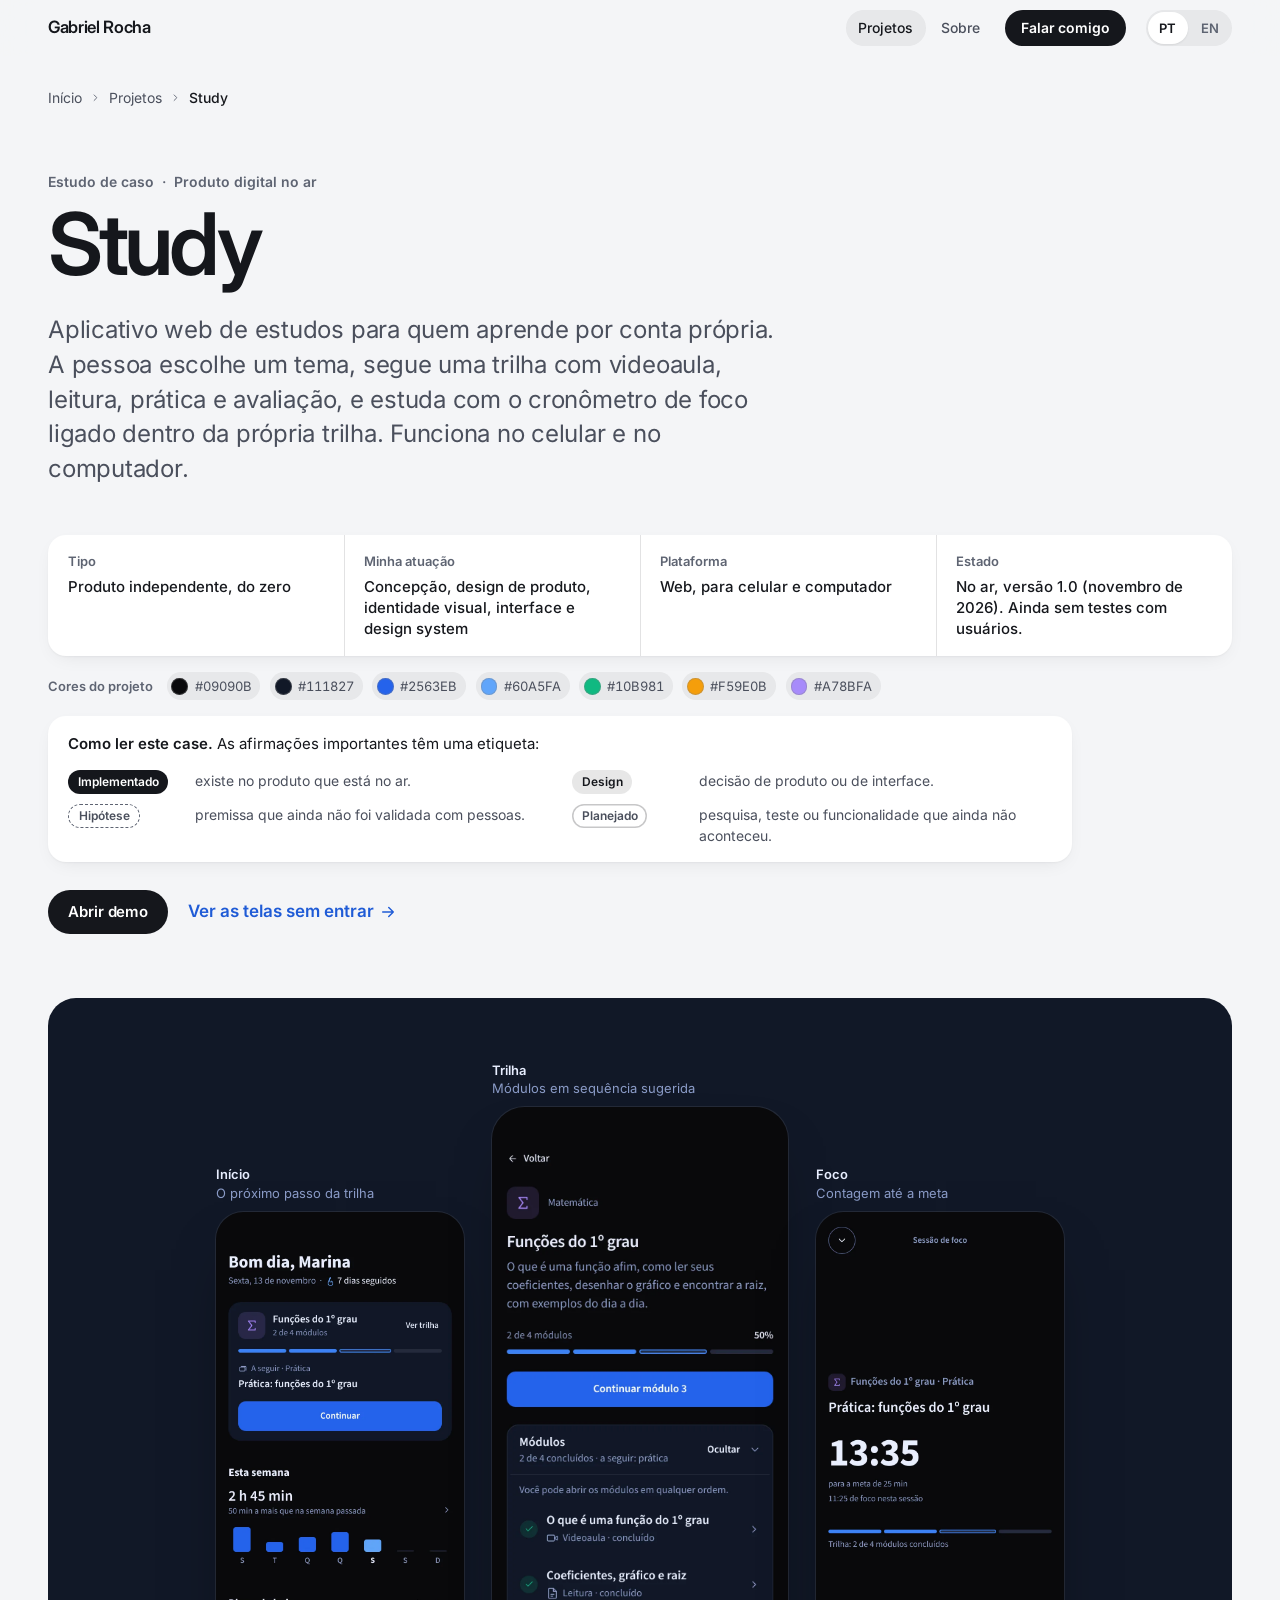
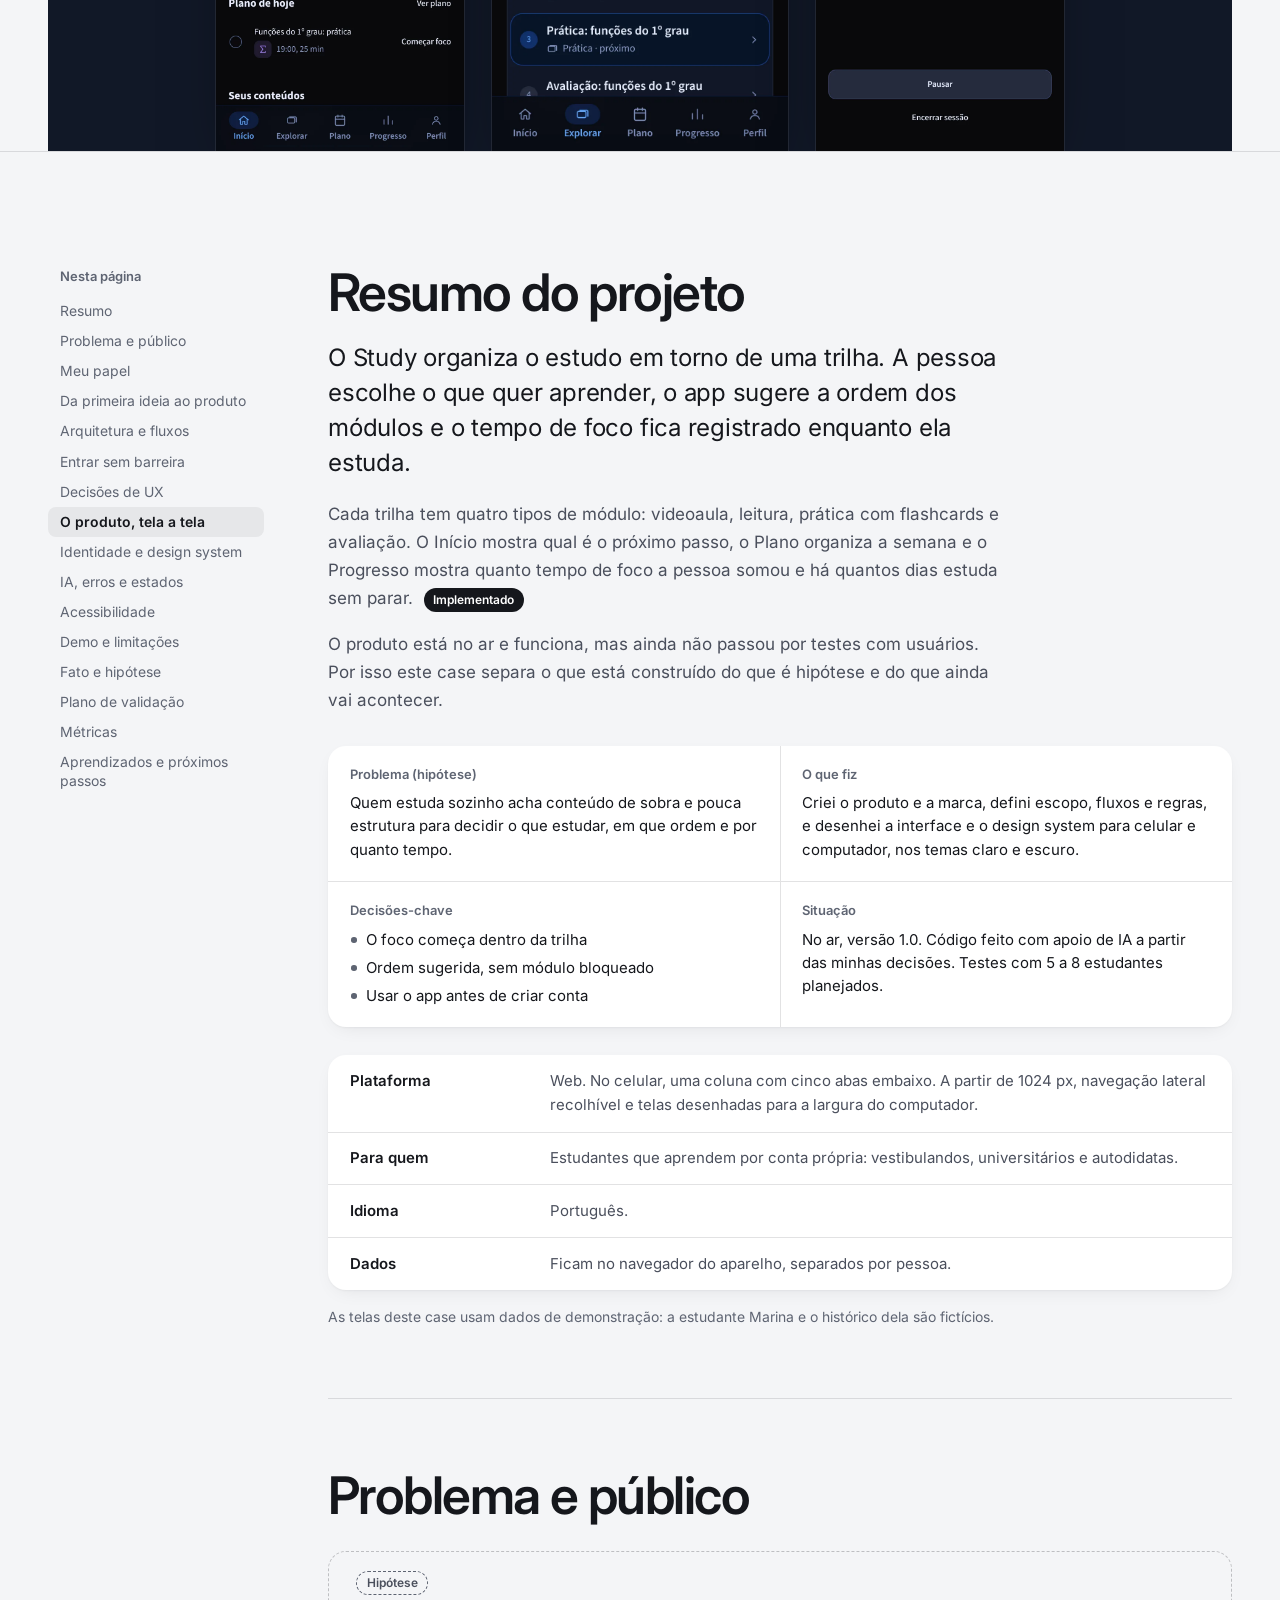
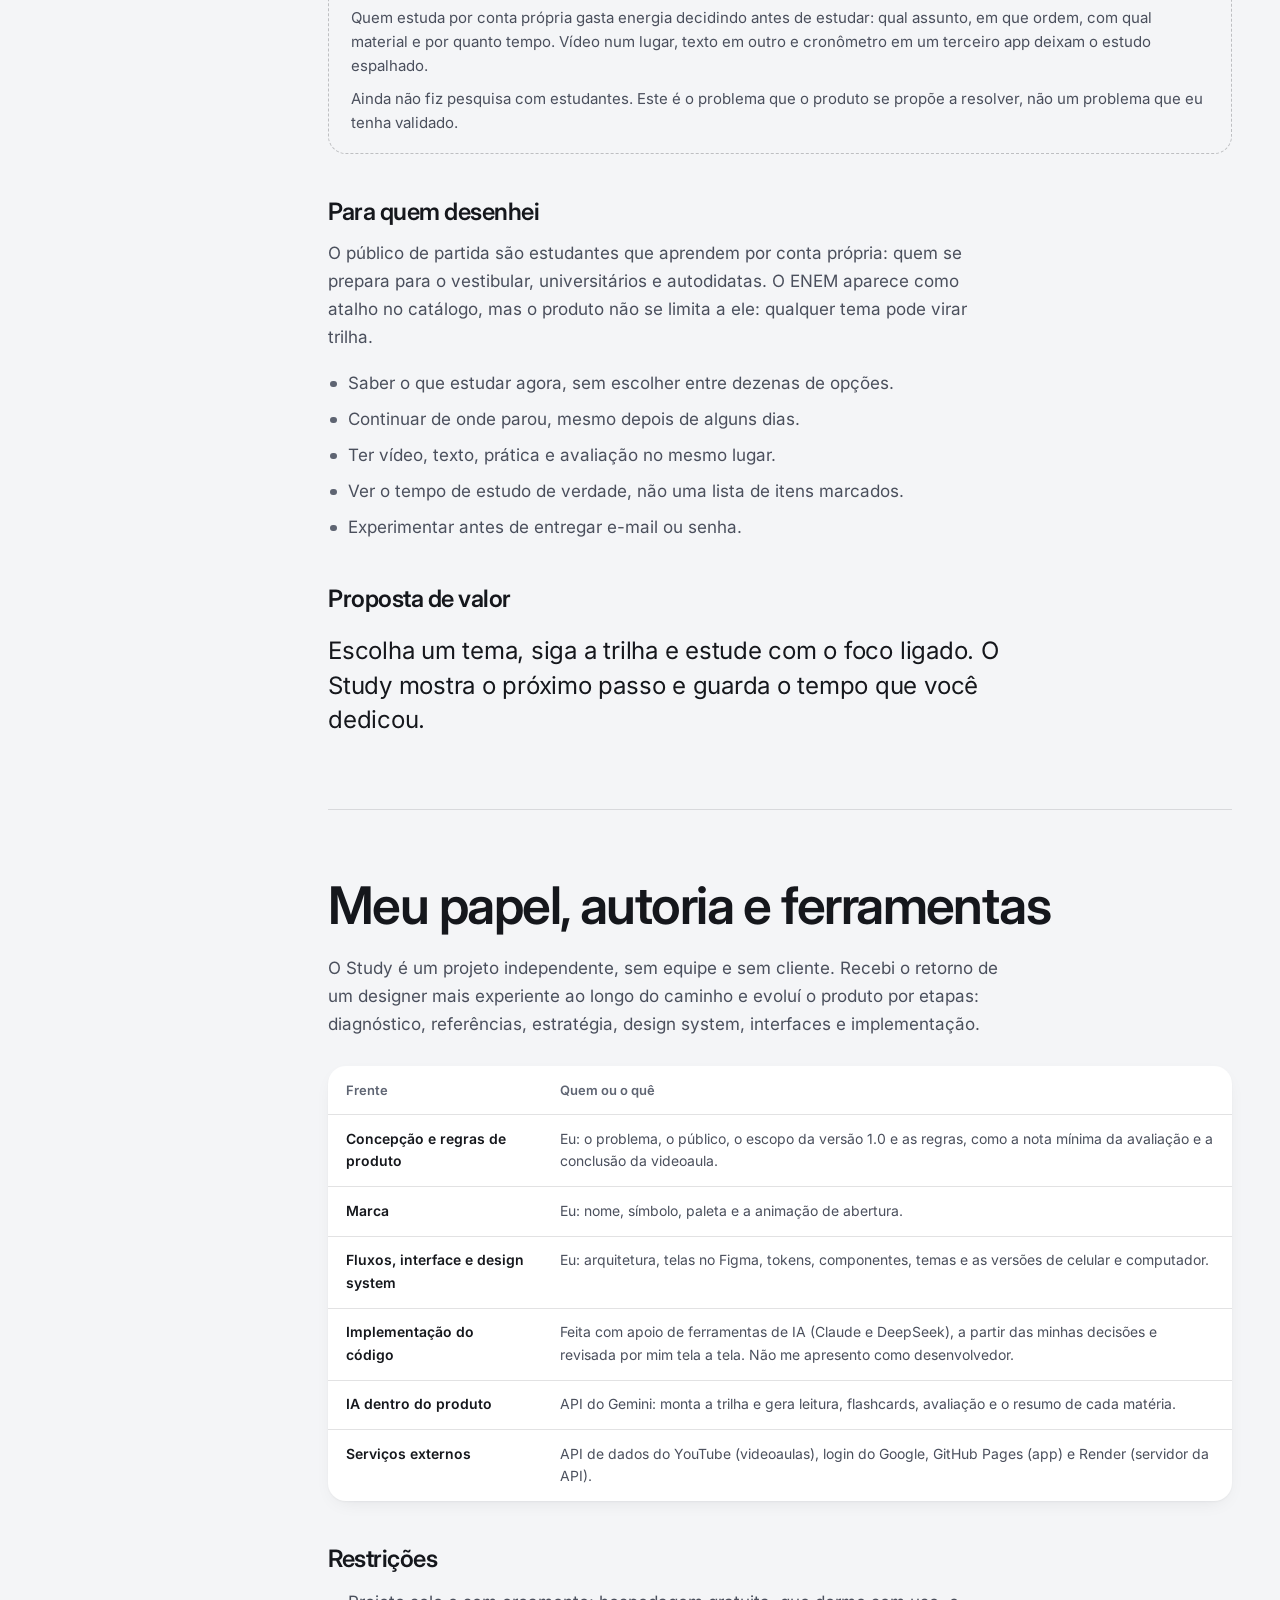
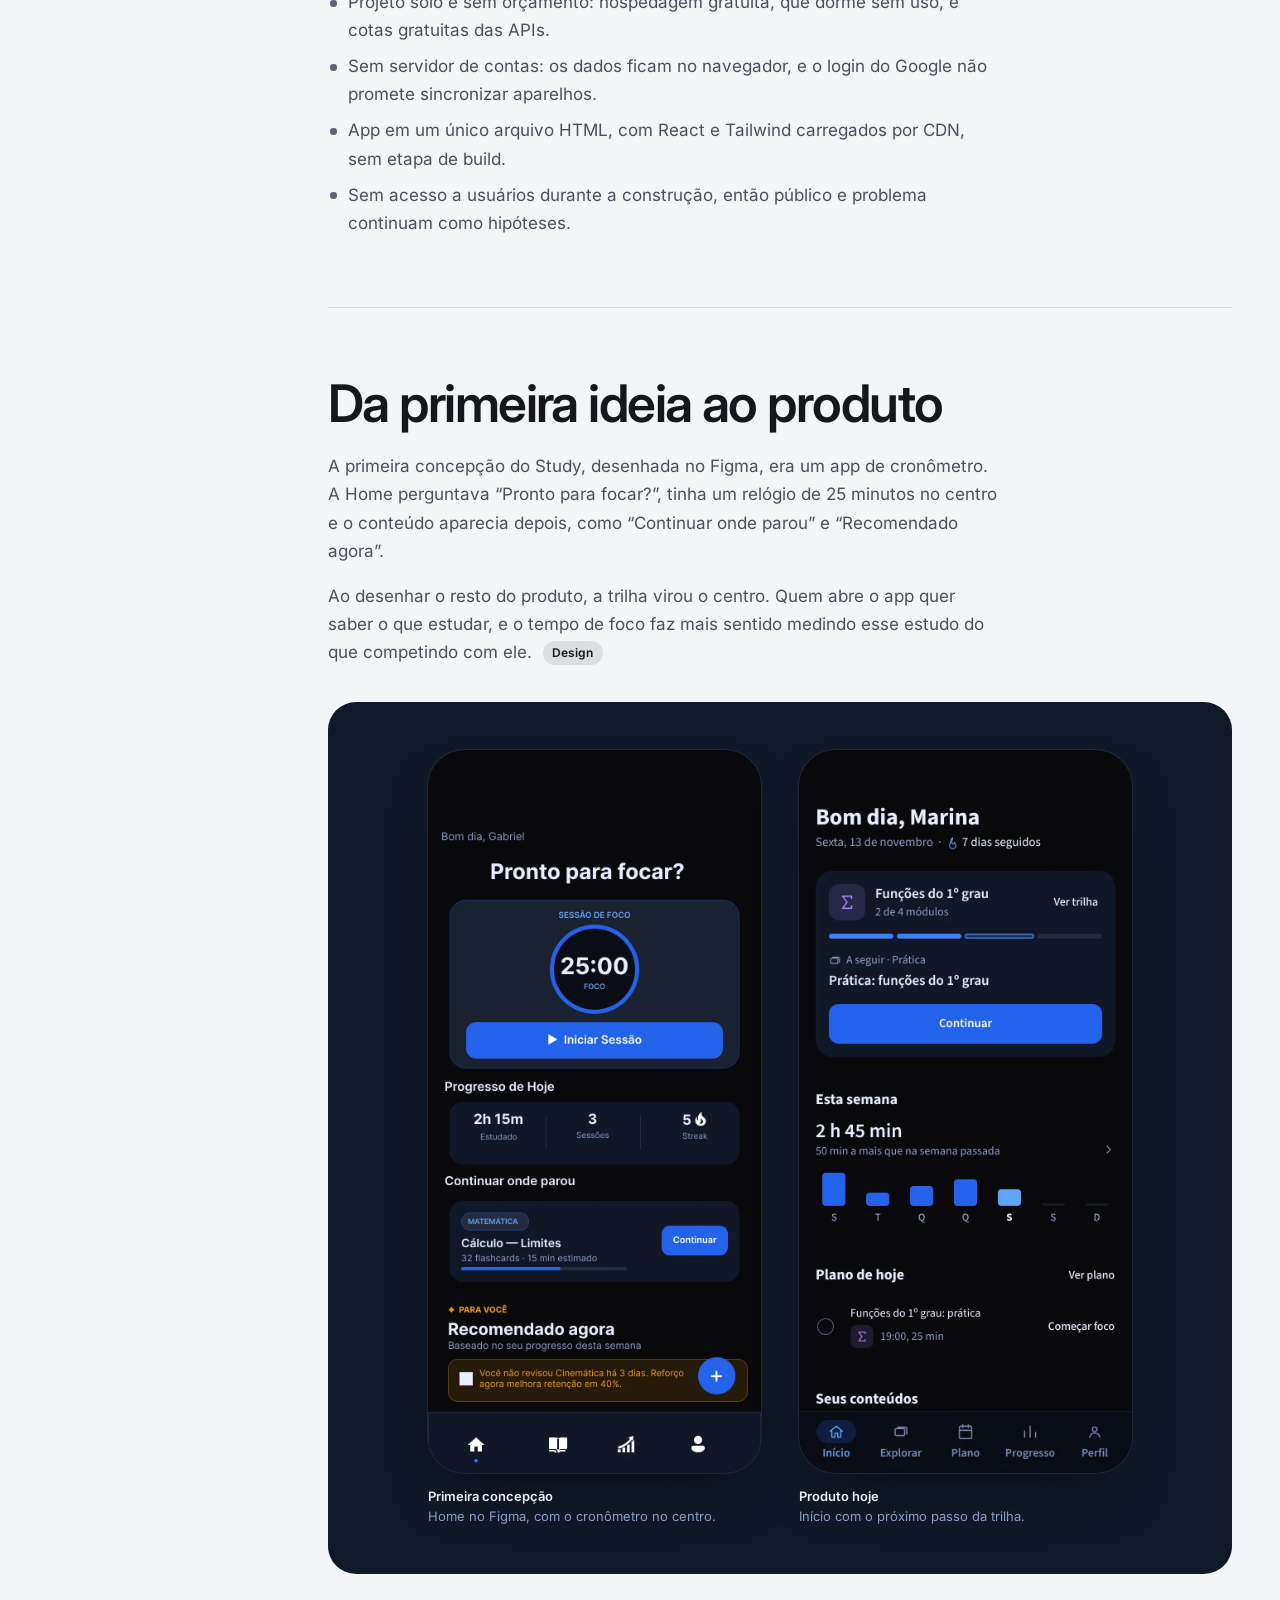
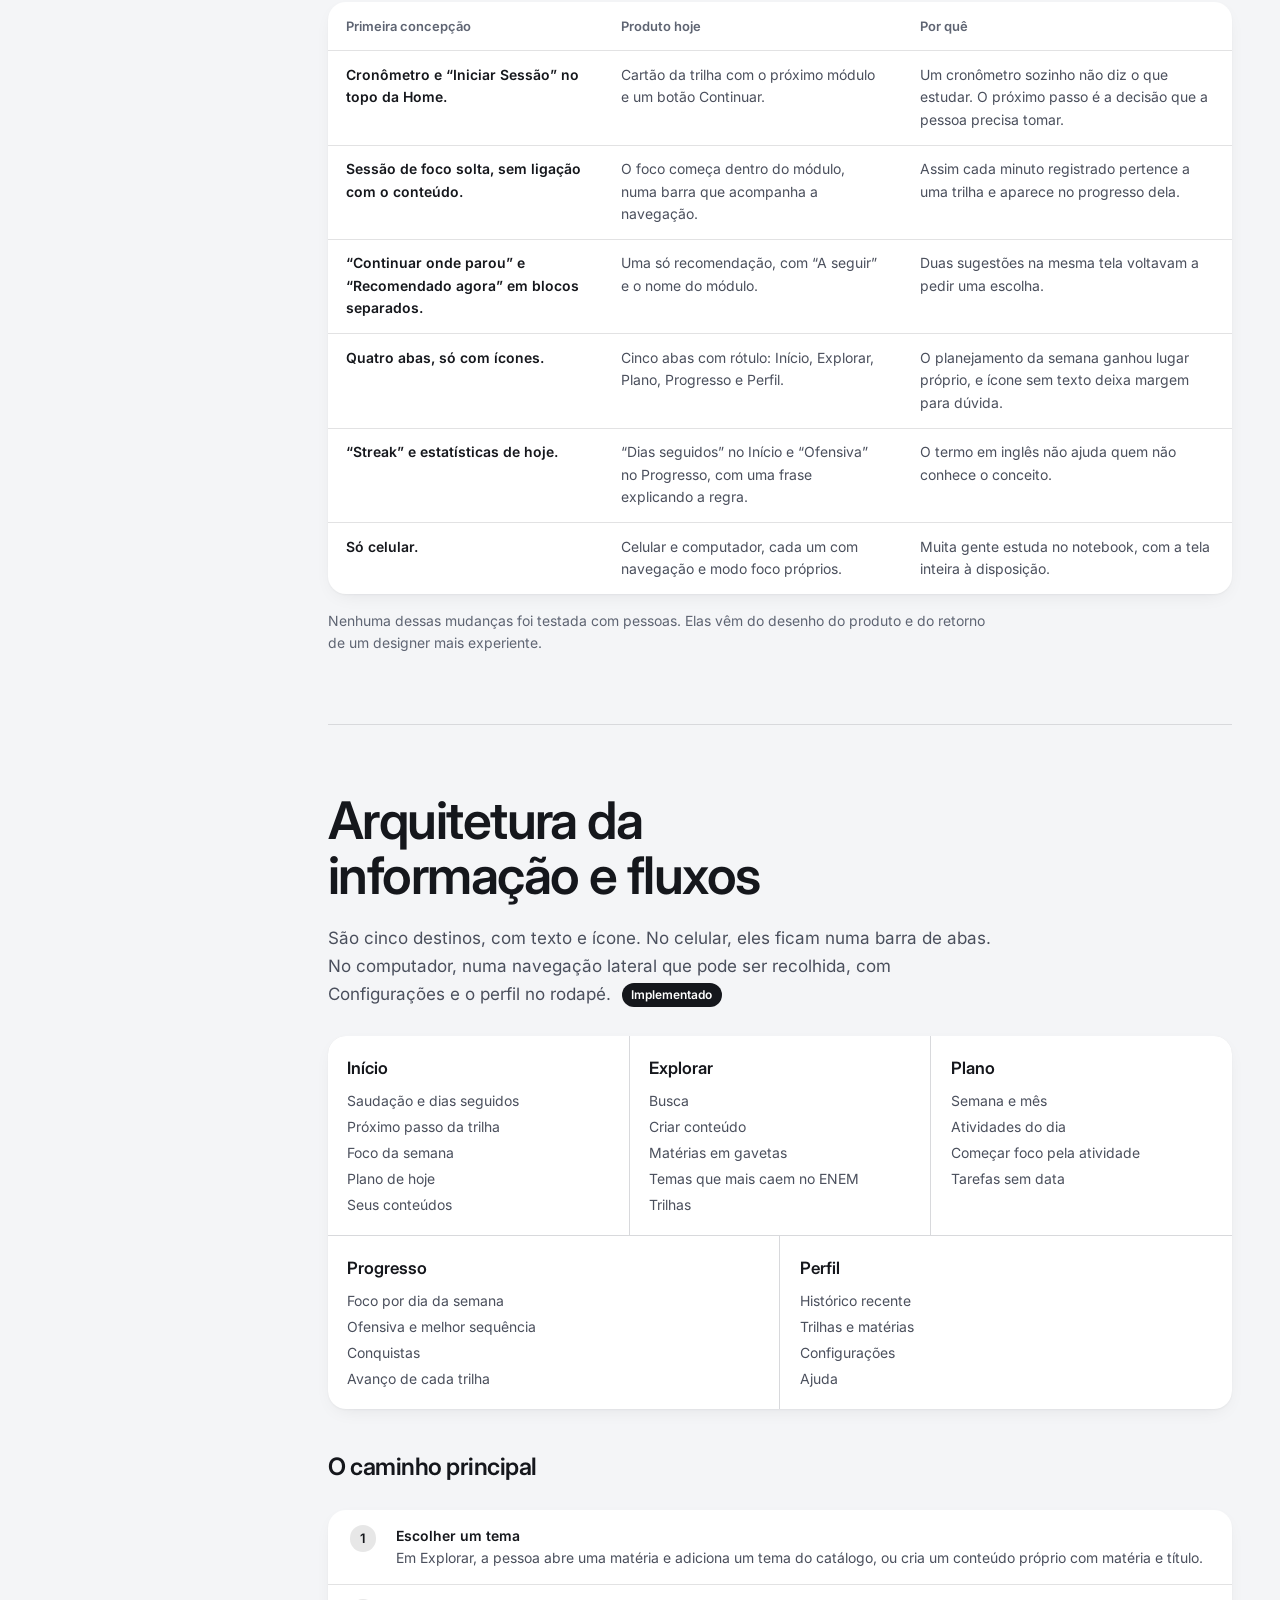
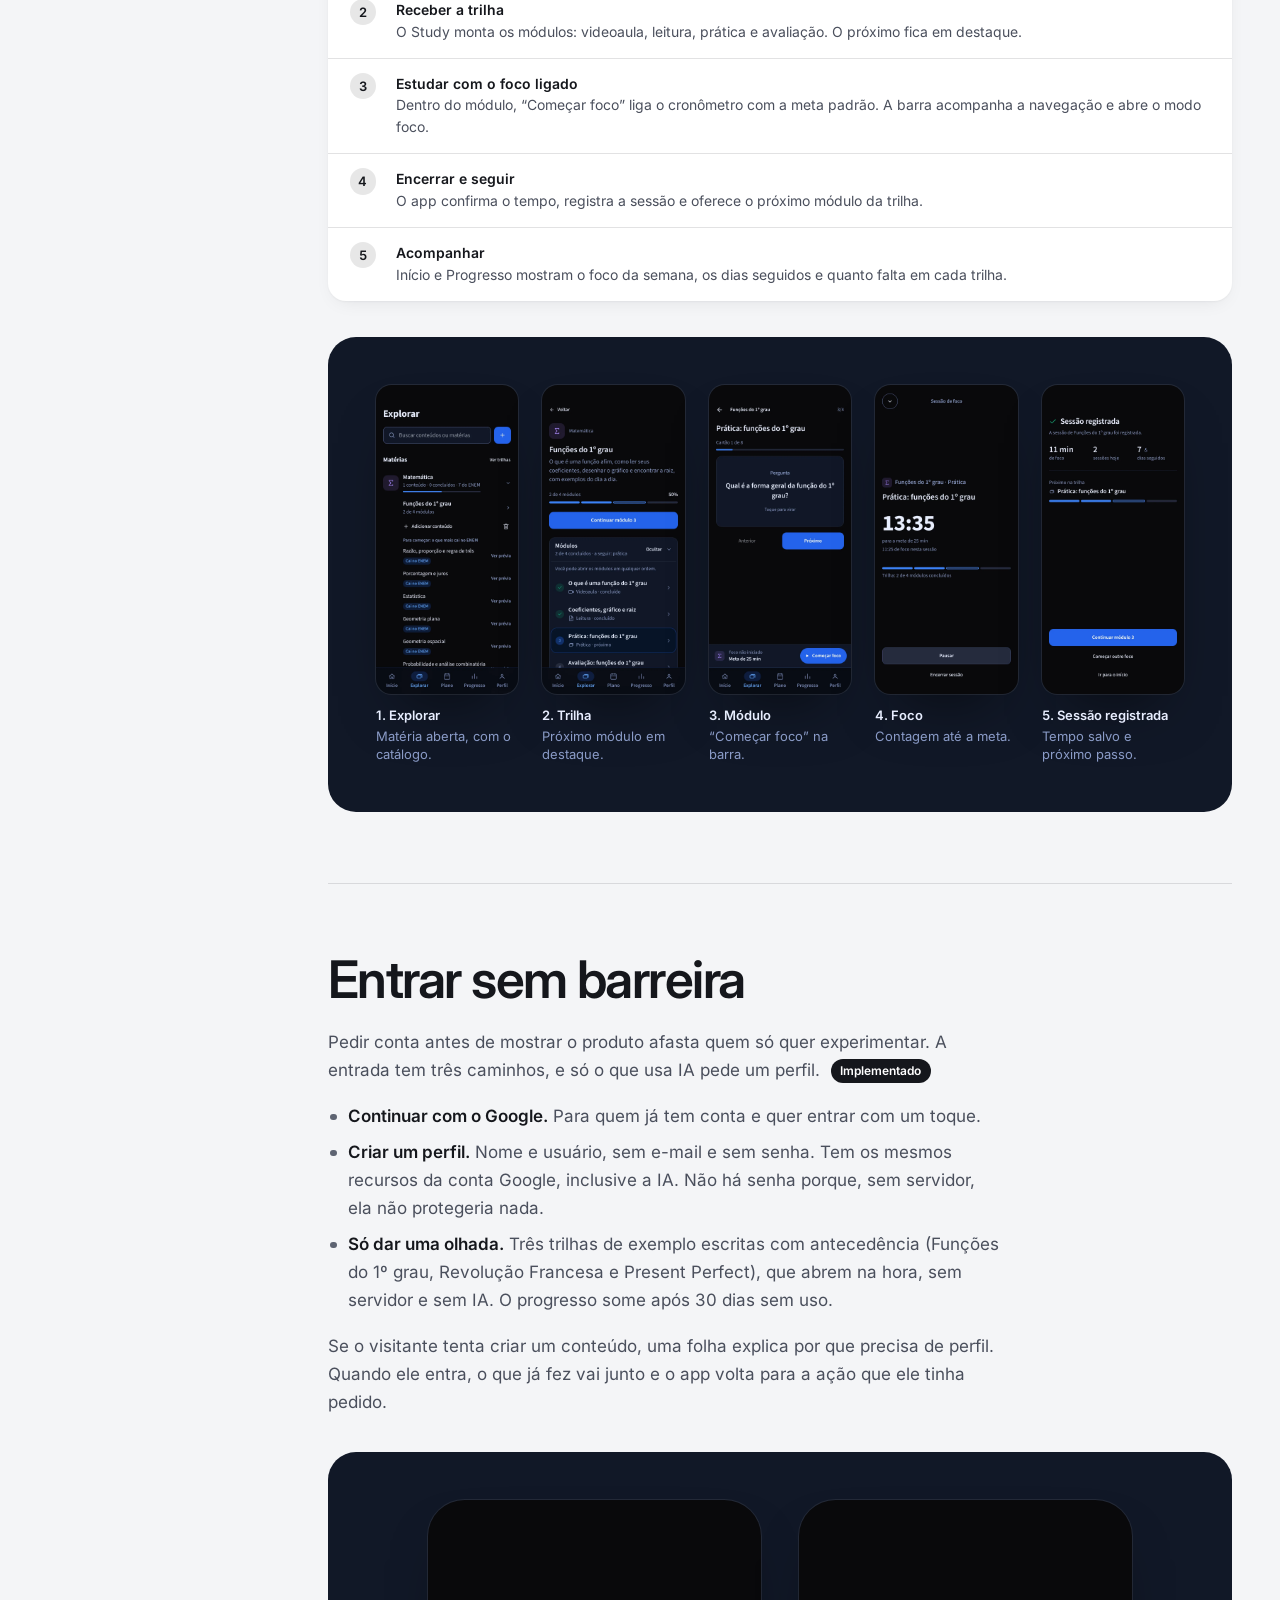
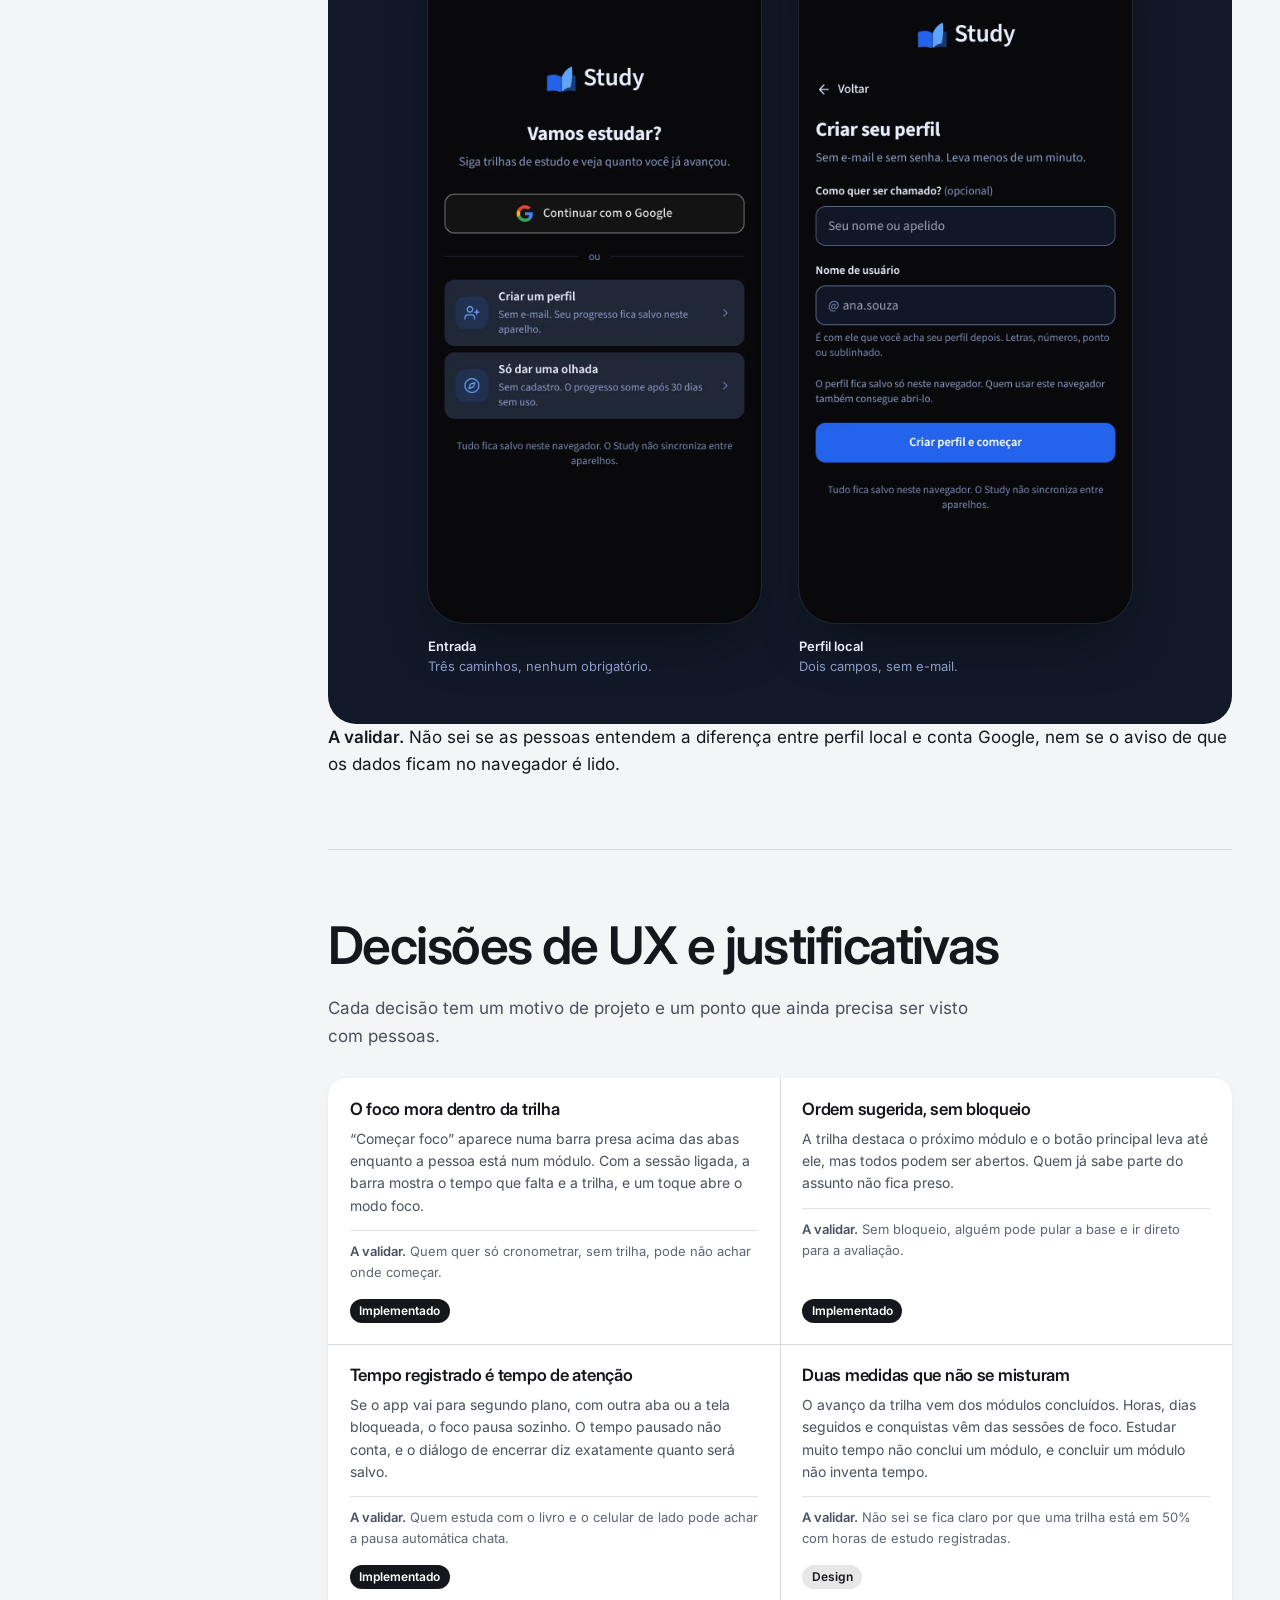
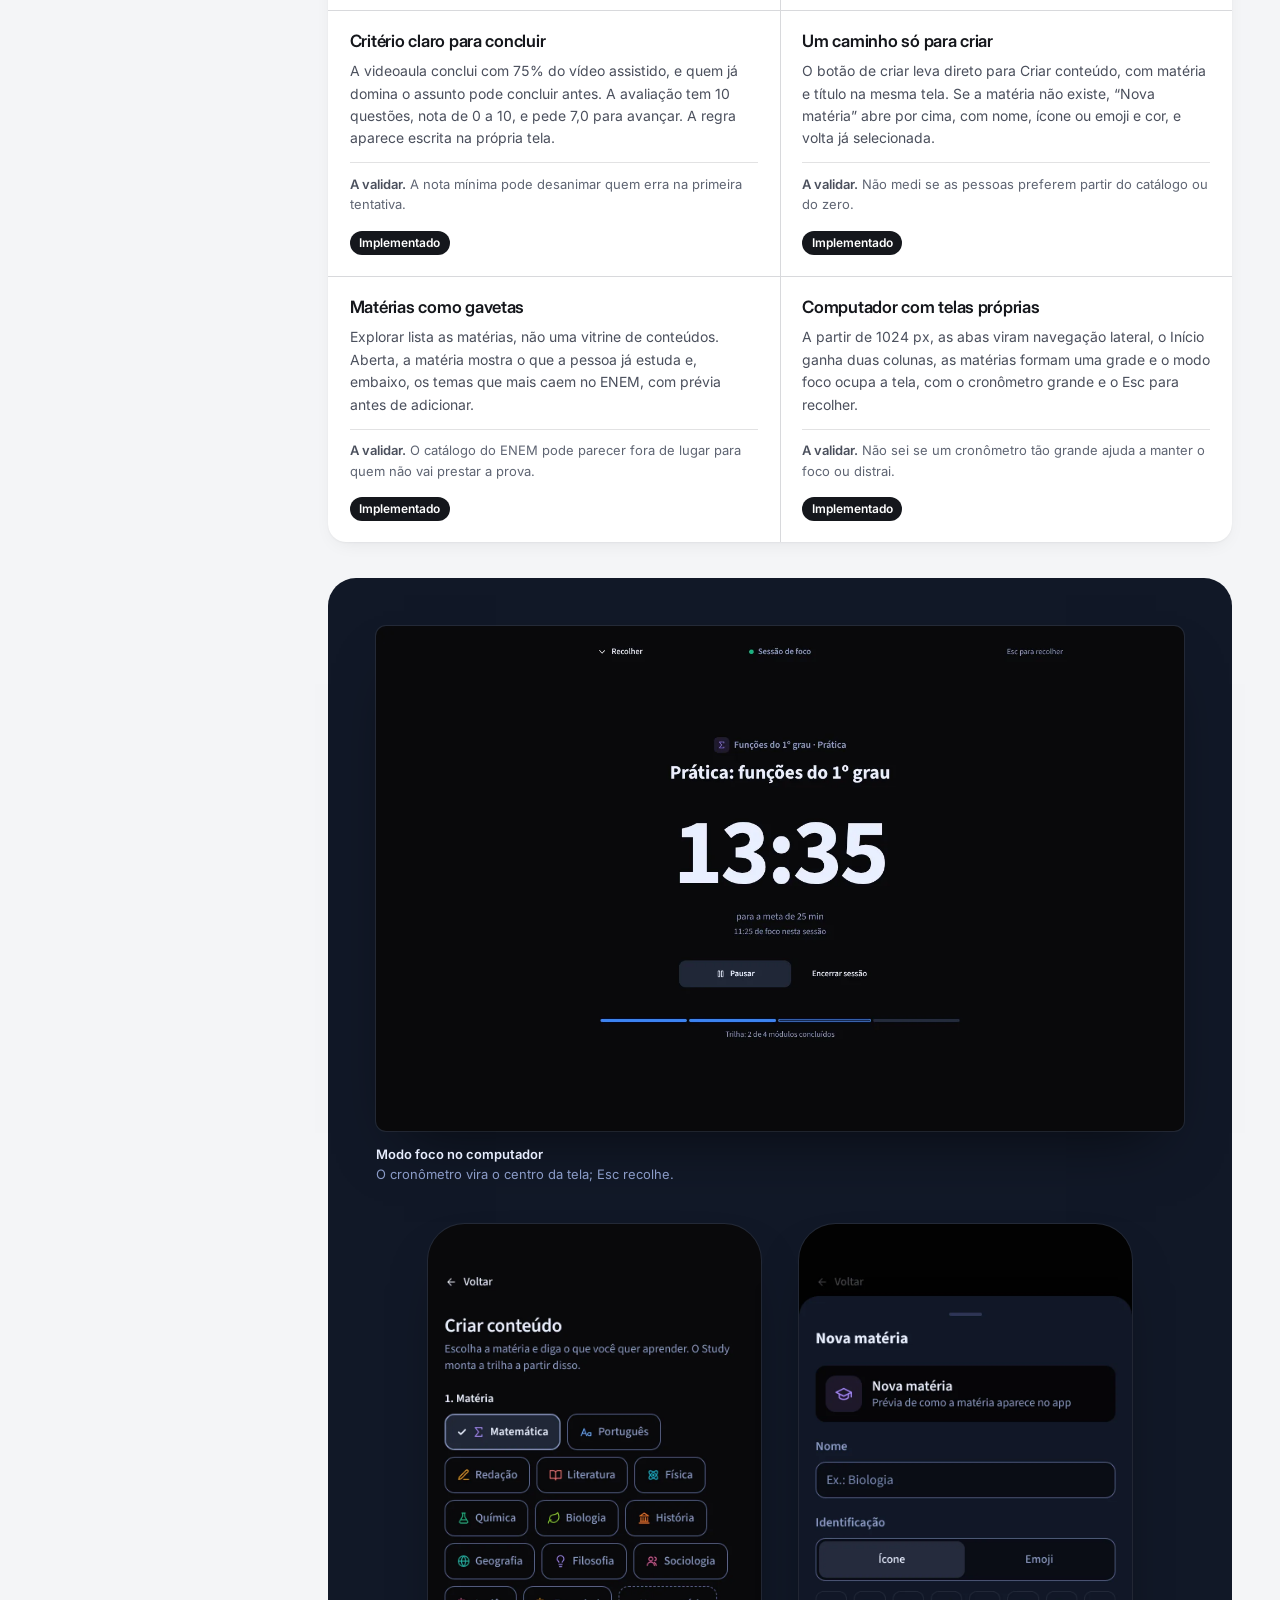
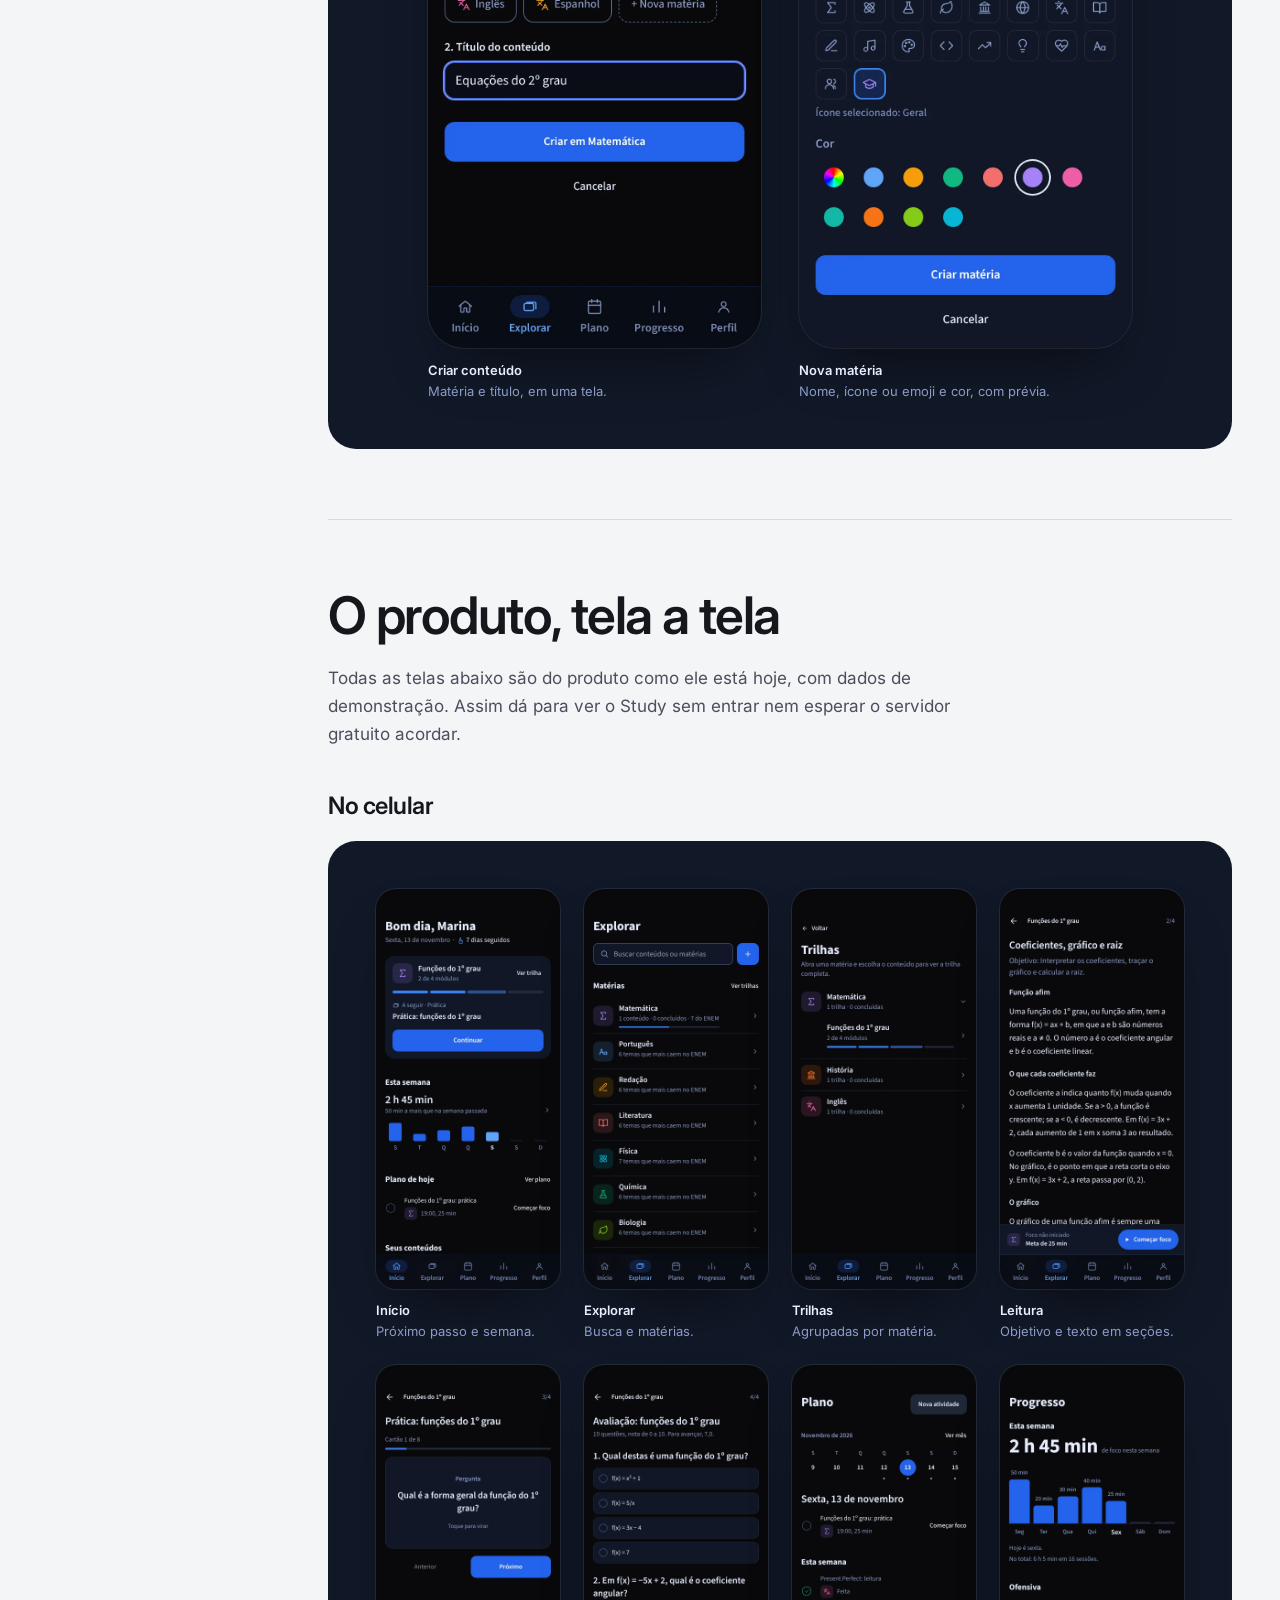
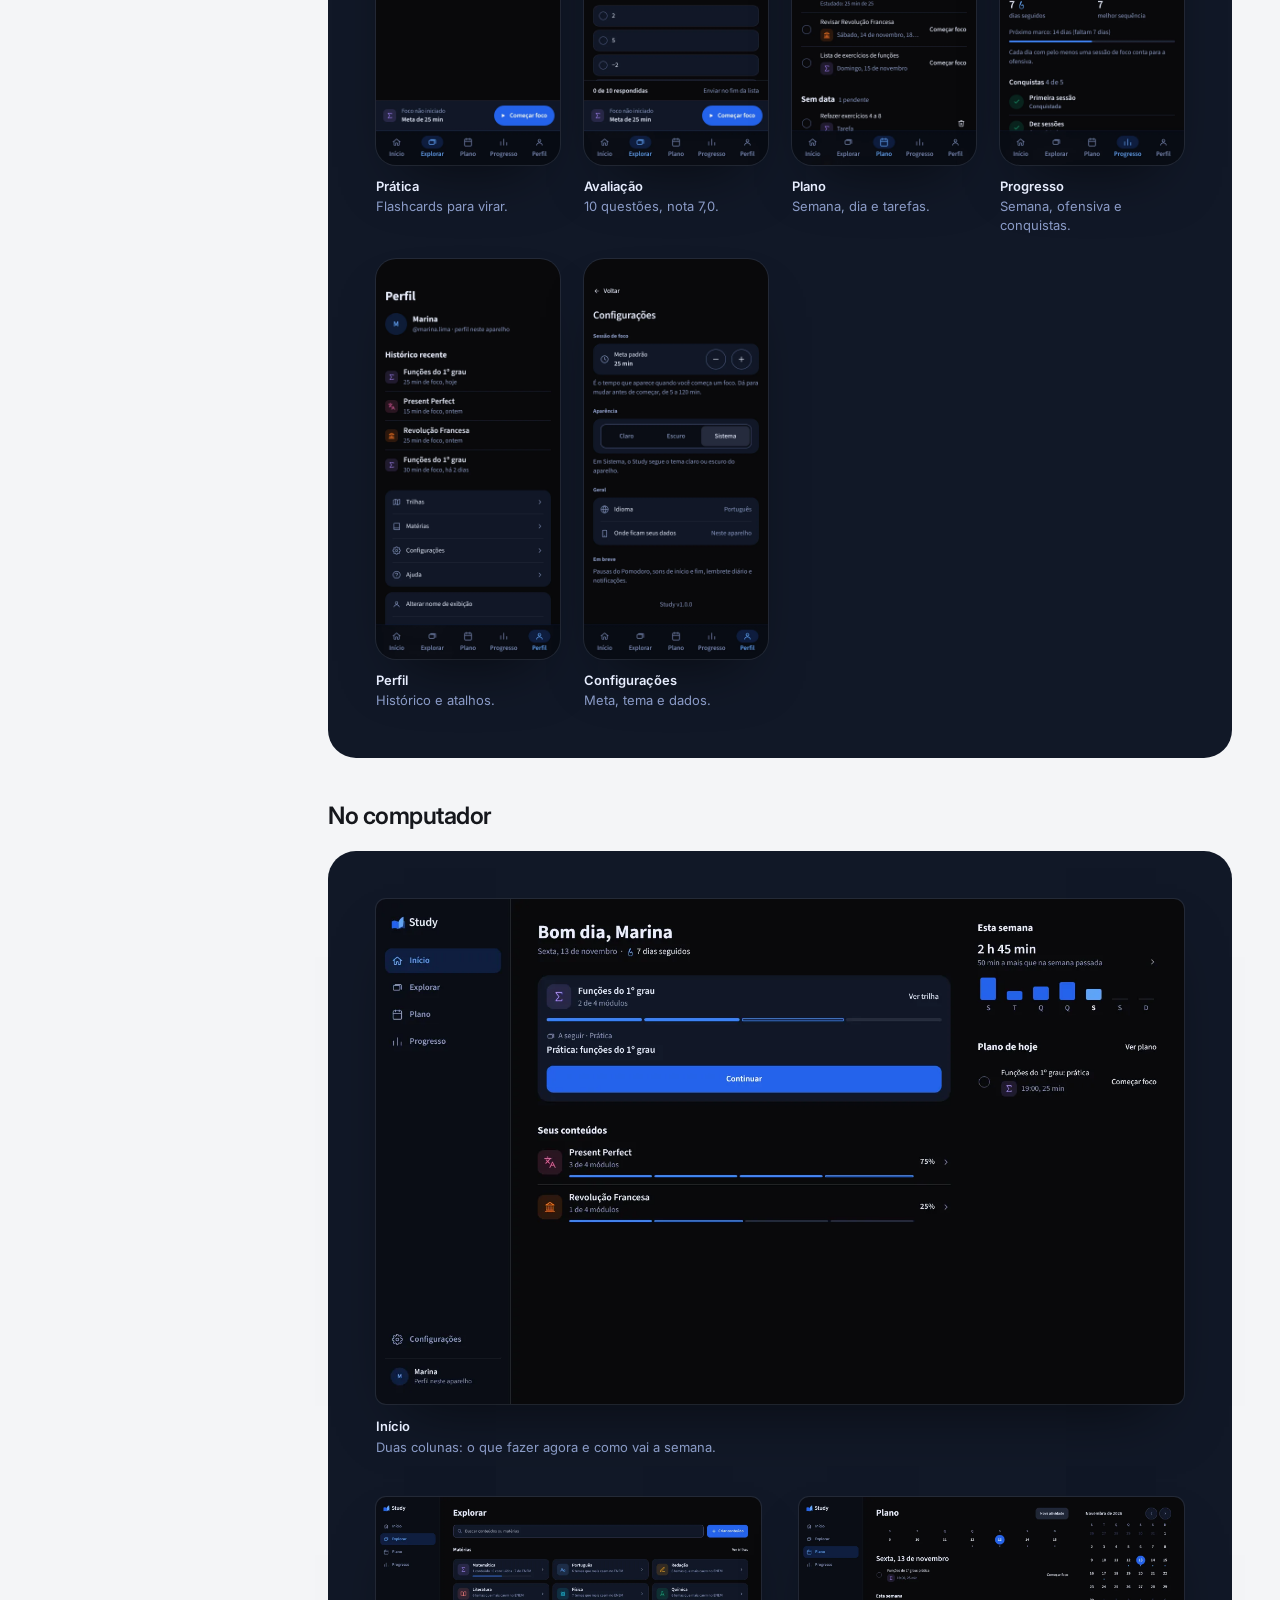
<file: portfolio/projetos/study.html>
<!doctype html>
<html lang="pt-BR">
<head>
<meta charset="utf-8">
<meta name="viewport" content="width=device-width, initial-scale=1">
<title>Página movida | Gabriel Rocha</title>
<meta name="robots" content="noindex">
<link rel="canonical" href="https://gabrielrocha1260-svg.github.io/Portiflio-Gabriel-Rocha/projetos/study.html">
<meta http-equiv="refresh" content="0; url=https://gabrielrocha1260-svg.github.io/Portiflio-Gabriel-Rocha/projetos/study.html">
<script>location.replace("https://gabrielrocha1260-svg.github.io/Portiflio-Gabriel-Rocha/projetos/study.html" + location.hash);</script>
</head>
<body>
<p>Esta página mudou de endereço: <a href="https://gabrielrocha1260-svg.github.io/Portiflio-Gabriel-Rocha/projetos/study.html">https://gabrielrocha1260-svg.github.io/Portiflio-Gabriel-Rocha/projetos/study.html</a></p>
</body>
</html>
</file>
<file: assets/css/styles.css>
/* ==========================================================================
   Portfólio de Gabriel Rocha — sistema visual v3 (outubro de 2026)

   Direção: um palco neutro, grafite e branco, que não disputa atenção com os
   projetos. O site não tem cor de marca. A cor entra pelos próprios projetos:
   cada um aparece sobre os tokens reais do seu design system
   (Circuito Cinemas: #0D0D0D e #E8400A; Study: #111827 e #2563EB).
   Elemento de assinatura: a "ficha técnica" de cada projeto, com as cores
   reais em amostras, como a ficha de um produto.

   Referência: Apple Human Interface Guidelines (branding.md: a marca cede
   lugar ao conteúdo; color.md: uma cor, um significado; motion.md: movimento
   só com propósito; accessibility.md: 4,5:1, alvos de 44 px, foco visível).

   Estrutura: fontes > tokens > base > componentes > home > cases > responsivo.
   Breakpoints: 640 px (celular), 900 px (tablet), 1100 px (sumário do case).
   ========================================================================== */

/* ---------- Fontes (hospedadas no próprio site, sem dependência externa) ---------- */
@font-face{font-family:"Inter Display";font-weight:500;font-style:normal;font-display:swap;src:url("../fonts/inter-display-500.woff") format("woff")}
@font-face{font-family:"Inter Display";font-weight:600;font-style:normal;font-display:swap;src:url("../fonts/inter-display-600.woff") format("woff")}
@font-face{font-family:"Inter";font-weight:400;font-style:normal;font-display:swap;src:url("../fonts/inter-400.woff") format("woff")}
@font-face{font-family:"Inter";font-weight:500;font-style:normal;font-display:swap;src:url("../fonts/inter-500.woff") format("woff")}
@font-face{font-family:"Inter";font-weight:600;font-style:normal;font-display:swap;src:url("../fonts/inter-600.woff") format("woff")}

/* ---------- Tokens ---------- */
:root{
  color-scheme:light;

  /* Superfícies */
  --bg:#F4F5F7;              /* fundo da página */
  --surface:#FFFFFF;         /* grupos de informação, campos */
  --sunken:#E9EBEF;          /* controles em repouso, trilhos */
  --fill:rgba(21,23,28,.06); /* botão secundário, chips */
  --fill-hover:rgba(21,23,28,.10);
  --fill-press:rgba(21,23,28,.15);
  --header-bg:rgba(244,245,247,.78);

  /* Texto (contraste sobre --bg) */
  --ink:#15171C;             /* 16,4:1 */
  --ink-2:#4A4F5C;           /* 7,5:1 */
  --ink-3:#5E6472;           /* 5,4:1 — menor texto do site */
  --line:rgba(21,23,28,.12);
  --line-strong:rgba(21,23,28,.24);

  /* Interação e estado: uma cor, um significado */
  --link:#1F5BD6;            /* links de texto: 5,5:1 */
  --focus:#1F5BD6;           /* anel de foco */
  --ok:#1A7F37;              /* "disponível" */
  --primary:#15171C;         /* botão principal: tinta */
  --primary-hover:#2D3039;
  --primary-press:#000000;
  --on-primary:#FFFFFF;

  /* Palco escuro (contato, rodapé, painéis sem projeto) */
  --stage:#15171C;
  --on-stage:#F2F3F5;
  --on-stage-2:#B6BAC4;
  --on-stage-3:#9AA0AC;
  --stage-line:rgba(242,243,245,.14);

  /* Tokens reais dos projetos (do design system de cada um) */
  --cc-bg:#0D0D0D;           /* Surface Dark */
  --cc-ink:#FFFFFF;          /* Text Primary: 19,4:1 */
  --cc-ink-2:#ABABAB;        /* Text Secondary: 8,5:1 */
  --cc-accent:#FF6B35;       /* Brand Light, versão acessível do laranja: 6,9:1 */
  --study-bg:#111827;        /* Superfície */
  --study-ink:#E8EEFF;       /* Texto: 15,3:1 */
  --study-ink-2:#8B9CC8;     /* Texto secundário: 6,5:1 */
  --study-accent:#60A5FA;    /* Videoaula: 7,0:1 */

  /* Tipografia */
  --font-display:"Inter Display","Inter",system-ui,-apple-system,"Segoe UI",Roboto,Arial,sans-serif;
  --font-text:"Inter",system-ui,-apple-system,"Segoe UI",Roboto,Arial,sans-serif;
  --fs-display:clamp(3rem,1.4rem + 4.4vw,5.5rem);
  --fs-title:clamp(2.75rem,1.55rem + 4.8vw,6rem);
  --fs-showcase:clamp(2.25rem,1.35rem + 3.4vw,4.5rem);
  --fs-h2:clamp(2rem,1.4rem + 2.3vw,3.25rem);
  --fs-h3:clamp(1.25rem,1.12rem + .5vw,1.5rem);
  --fs-lead:clamp(1.1875rem,1.06rem + .55vw,1.5rem);
  --fs-body:1.0625rem;       /* 17 px, padrão de leitura do HIG */
  --fs-ui:.9375rem;          /* 15 px */
  --fs-small:.875rem;        /* 14 px */
  --fs-caption:.8125rem;     /* 13 px: menor tamanho do site */

  /* Espaço: escala de 4 px */
  --s-1:.25rem;--s-2:.5rem;--s-3:.75rem;--s-4:1rem;--s-5:1.5rem;--s-6:2rem;--s-7:3rem;--s-8:4rem;--s-9:6rem;--s-10:8rem;
  --section:clamp(4.5rem,9vw,8rem);
  --gutter:clamp(1.25rem,4vw,3rem);
  --w-page:76rem;            /* largura máxima do conteúdo */
  --w-wide:64rem;
  --w-text:42rem;            /* medida de leitura */
  --gap:clamp(1.25rem,3vw,2.5rem);
  --header-h:3.5rem;

  /* Forma */
  --r-xs:.5rem;
  --r-sm:.75rem;
  --r-md:1.125rem;
  --r-lg:1.75rem;
  --r-pill:999px;
  --shadow-group:0 1px 2px rgba(21,23,28,.04),0 6px 20px -8px rgba(21,23,28,.10);
  --shadow-device:0 0 0 1px rgba(255,255,255,.08),0 30px 60px -28px rgba(0,0,0,.6);

  /* Movimento: curto, só para estado e feedback */
  --ease:cubic-bezier(.25,.1,.25,1);
  --ease-out:cubic-bezier(.22,1,.36,1);
  --dur-1:.15s;
  --dur-2:.3s;

  /* Ícones: uma só família (traço 1,75, pontas arredondadas), aplicados por máscara */
  --i-arrow:url("data:image/svg+xml,%3Csvg xmlns='http://www.w3.org/2000/svg' viewBox='0 0 24 24' fill='none' stroke='%23000' stroke-width='1.9' stroke-linecap='round' stroke-linejoin='round'%3E%3Cpath d='M5 12h14M13 6l6 6-6 6'/%3E%3C/svg%3E");
  --i-external:url("data:image/svg+xml,%3Csvg xmlns='http://www.w3.org/2000/svg' viewBox='0 0 24 24' fill='none' stroke='%23000' stroke-width='1.9' stroke-linecap='round' stroke-linejoin='round'%3E%3Cpath d='M8 16 16 8M9 8h7v7'/%3E%3C/svg%3E");
  --i-download:url("data:image/svg+xml,%3Csvg xmlns='http://www.w3.org/2000/svg' viewBox='0 0 24 24' fill='none' stroke='%23000' stroke-width='1.9' stroke-linecap='round' stroke-linejoin='round'%3E%3Cpath d='M12 4v11M7 10l5 5 5-5M5 20h14'/%3E%3C/svg%3E");
  --i-down:url("data:image/svg+xml,%3Csvg xmlns='http://www.w3.org/2000/svg' viewBox='0 0 24 24' fill='none' stroke='%23000' stroke-width='1.9' stroke-linecap='round' stroke-linejoin='round'%3E%3Cpath d='M12 5v14M6 13l6 6 6-6'/%3E%3C/svg%3E");
  --i-chevron:url("data:image/svg+xml,%3Csvg xmlns='http://www.w3.org/2000/svg' viewBox='0 0 24 24' fill='none' stroke='%23000' stroke-width='2' stroke-linecap='round' stroke-linejoin='round'%3E%3Cpath d='m6 9 6 6 6-6'/%3E%3C/svg%3E");
  --i-pause:url("data:image/svg+xml,%3Csvg xmlns=%27http://www.w3.org/2000/svg%27 viewBox=%270 0 24 24%27%3E%3Crect x=%276%27 y=%275%27 width=%274%27 height=%2714%27 rx=%271.2%27/%3E%3Crect x=%2714%27 y=%275%27 width=%274%27 height=%2714%27 rx=%271.2%27/%3E%3C/svg%3E");
  --i-play:url("data:image/svg+xml,%3Csvg xmlns=%27http://www.w3.org/2000/svg%27 viewBox=%270 0 24 24%27%3E%3Cpath d=%27M8 5.5v13a1 1 0 0 0 1.5.86l10.4-6.5a1 1 0 0 0 0-1.72L9.5 4.64A1 1 0 0 0 8 5.5z%27/%3E%3C/svg%3E");
  --i-zoom:url("data:image/svg+xml,%3Csvg xmlns='http://www.w3.org/2000/svg' viewBox='0 0 24 24' fill='none' stroke='%23000' stroke-width='1.9' stroke-linecap='round' stroke-linejoin='round'%3E%3Ccircle cx='11' cy='11' r='6'/%3E%3Cpath d='m20 20-4.5-4.5M11 8v6M8 11h6'/%3E%3C/svg%3E");
}

/* Modo escuro: segue o aparelho, sem chave própria no site (dark-mode.md). */
@media screen and (prefers-color-scheme:dark){
  :root:not([data-theme="light"]){
    color-scheme:dark;
    --bg:#0C0D10;--surface:#16181D;--sunken:#1E2127;
    --fill:rgba(242,243,245,.08);--fill-hover:rgba(242,243,245,.13);--fill-press:rgba(242,243,245,.18);
    --header-bg:rgba(12,13,16,.76);
    --ink:#F2F3F5;--ink-2:#B6BAC4;--ink-3:#8D93A0;
    --line:rgba(242,243,245,.12);--line-strong:rgba(242,243,245,.24);
    --link:#8AB0FF;--focus:#8AB0FF;--ok:#3FB950;
    --primary:#F2F3F5;--primary-hover:#D9DCE1;--primary-press:#FFFFFF;--on-primary:#15171C;
    --stage:#16181D;
    --shadow-group:0 0 0 1px rgba(242,243,245,.06);--tile-edge:inset 0 0 0 1px rgba(242,243,245,.1);
  }
}
:root[data-theme="dark"]{
  color-scheme:dark;
  --bg:#0C0D10;--surface:#16181D;--sunken:#1E2127;
  --fill:rgba(242,243,245,.08);--fill-hover:rgba(242,243,245,.13);--fill-press:rgba(242,243,245,.18);
  --header-bg:rgba(12,13,16,.76);
  --ink:#F2F3F5;--ink-2:#B6BAC4;--ink-3:#8D93A0;
  --line:rgba(242,243,245,.12);--line-strong:rgba(242,243,245,.24);
  --link:#8AB0FF;--focus:#8AB0FF;--ok:#3FB950;
  --primary:#F2F3F5;--primary-hover:#D9DCE1;--primary-press:#FFFFFF;--on-primary:#15171C;
  --stage:#16181D;
  --shadow-group:0 0 0 1px rgba(242,243,245,.06);--tile-edge:inset 0 0 0 1px rgba(242,243,245,.1);
}

/* Cada case herda a cor real do projeto para o palco e os painéis */
body[data-case="cc"]{--p-bg:var(--cc-bg);--p-ink:var(--cc-ink);--p-ink-2:var(--cc-ink-2);--p-accent:var(--cc-accent)}
body[data-case="study"]{--p-bg:var(--study-bg);--p-ink:var(--study-ink);--p-ink-2:var(--study-ink-2);--p-accent:var(--study-accent)}

/* ---------- Base ---------- */
*,*::before,*::after{box-sizing:border-box}
html{-webkit-text-size-adjust:100%;text-size-adjust:100%;scroll-behavior:smooth;scroll-padding-top:calc(var(--header-h) + 1.5rem)}
body{margin:0;background:var(--bg);color:var(--ink);font-family:var(--font-text);font-size:var(--fs-body);line-height:1.6;-webkit-font-smoothing:antialiased;text-rendering:optimizeLegibility;overflow-x:clip}
img,svg{display:block;max-width:100%}
img{height:auto}
h1,h2,h3,h4,p,ul,ol,dl,dd,figure,blockquote{margin:0}
ul,ol{padding:0;list-style:none}
a{color:inherit}
em{font-style:normal}
button{font:inherit;color:inherit;background:none;border:0;padding:0;cursor:pointer}
:focus-visible{outline:3px solid var(--focus);outline-offset:2px;border-radius:var(--r-xs)}
::selection{background:var(--link);color:#fff}
.skip-link{position:absolute;left:1rem;top:-5rem;z-index:100;background:var(--primary);color:var(--on-primary);padding:.75rem 1.1rem;border-radius:var(--r-pill);font-weight:600;font-size:var(--fs-ui);text-decoration:none}
.skip-link:focus{top:.75rem}
.visually-hidden{position:absolute!important;width:1px;height:1px;margin:-1px;padding:0;overflow:hidden;clip:rect(0 0 0 0);white-space:nowrap;border:0}
.container{width:100%;max-width:calc(var(--w-page) + var(--gutter) * 2);margin-inline:auto;padding-inline:var(--gutter)}
.i18n-pending body{visibility:hidden}
.menu-open{overflow:hidden}
.nw{white-space:nowrap}

/* Ícone por máscara: herda a cor do texto */
.icon,.link--arrow::after,.link--external::after,.link--download::after{content:"";display:inline-block;flex:none;width:1.05em;height:1.05em;background:currentColor;-webkit-mask:var(--icon,var(--i-arrow)) center / contain no-repeat;mask:var(--icon,var(--i-arrow)) center / contain no-repeat}
.icon--external,.link--external::after{--icon:var(--i-external)}
.icon--download,.link--download::after{--icon:var(--i-download)}
.icon--down{--icon:var(--i-down)}

/* ---------- Tipografia ---------- */
.eyebrow{font-size:var(--fs-small);font-weight:600;line-height:1.3;color:var(--ink-3)}
.h2{font-family:var(--font-display);font-weight:600;font-size:var(--fs-h2);line-height:1.06;letter-spacing:-.03em;text-wrap:balance}
.h3{font-family:var(--font-display);font-weight:600;font-size:var(--fs-h3);line-height:1.2;letter-spacing:-.02em}
.display-2{font-family:var(--font-display);font-weight:600;font-size:var(--fs-h2);line-height:1.06;letter-spacing:-.03em;text-wrap:balance}
.lead{font-size:var(--fs-lead);line-height:1.45;letter-spacing:-.01em;color:var(--ink-2)}
.read{font-size:var(--fs-body);line-height:1.65;color:var(--ink-2)}
.read p+p{margin-top:1em}
.read strong{color:var(--ink);font-weight:600}

/* ---------- Cabeçalho ----------
   A barra é a camada funcional que flutua sobre o conteúdo, o único lugar
   onde a translucidez tem função (liquid-glass.md, materials.md). */
.site-header{position:sticky;top:0;z-index:50;background:var(--header-bg);-webkit-backdrop-filter:saturate(180%) blur(18px);backdrop-filter:saturate(180%) blur(18px);box-shadow:inset 0 -1px 0 transparent;transition:box-shadow var(--dur-2) var(--ease)}
.site-header.is-scrolled{box-shadow:inset 0 -1px 0 var(--line)}
@media (prefers-reduced-transparency:reduce){.site-header{background:var(--bg);-webkit-backdrop-filter:none;backdrop-filter:none}}
/* Com o menu aberto, o desfoque sai: backdrop-filter transformaria o cabeçalho no
   bloco de contenção do menu fixo, que deixaria de cobrir a tela. */
.menu-open .site-header{background:var(--bg);-webkit-backdrop-filter:none;backdrop-filter:none}
@supports not ((backdrop-filter:blur(1px)) or (-webkit-backdrop-filter:blur(1px))){.site-header{background:var(--bg)}}
.site-header__bar{display:flex;align-items:center;gap:.75rem;min-height:var(--header-h)}
.site-header__bar>.wordmark{margin-right:auto}
.wordmark{display:inline-flex;align-items:center;gap:.5rem;min-height:2.75rem;font-family:var(--font-display);font-weight:600;font-size:1.0625rem;letter-spacing:-.02em;text-decoration:none;white-space:nowrap}
.wordmark__role{font-family:var(--font-text);font-weight:400;font-size:var(--fs-small);letter-spacing:0;color:var(--ink-3)}
.nav{display:flex;align-items:center;gap:.25rem}
.nav__list{display:flex;align-items:center;gap:.125rem}
.nav__link{display:inline-flex;align-items:center;min-height:2.25rem;padding:0 .8rem;border-radius:var(--r-pill);font-size:var(--fs-small);font-weight:500;color:var(--ink-2);text-decoration:none;transition:background-color var(--dur-1) var(--ease),color var(--dur-1) var(--ease)}
.nav__link:hover{color:var(--ink);background:var(--fill)}
.nav__link:active{background:var(--fill-press)}
.nav__link[aria-current]{color:var(--ink);background:var(--fill)}
.nav .btn{margin-left:.5rem}

/* Idioma: controle segmentado, um padrão conhecido */
.lang-switch{display:none;order:1;align-items:center;flex:none;gap:2px;margin-left:.5rem;padding:2px;border-radius:var(--r-pill);background:var(--fill)}
.js .lang-switch{display:inline-flex}
.lang-switch__btn{display:inline-flex;align-items:center;justify-content:center;min-width:2.5rem;min-height:2rem;padding:0 .6rem;border-radius:var(--r-pill);font-size:var(--fs-caption);font-weight:600;letter-spacing:.02em;color:var(--ink-3);transition:background-color var(--dur-1) var(--ease),color var(--dur-1) var(--ease)}
.lang-switch__btn:hover{color:var(--ink)}
.lang-switch__btn[aria-pressed="true"]{background:var(--surface);color:var(--ink);box-shadow:0 1px 2px rgba(0,0,0,.08)}
.lang-switch__sep{display:none}
.menu-toggle{display:none;align-items:center;gap:.55rem;min-height:2.75rem;padding:0 1rem;border-radius:var(--r-pill);background:var(--fill);font-size:var(--fs-small);font-weight:600;transition:background-color var(--dur-1) var(--ease)}
.menu-toggle:hover{background:var(--fill-hover)}
.menu-toggle:active{background:var(--fill-press)}
.menu-toggle__icon{position:relative;width:1rem;height:.5rem;display:block}
.menu-toggle__icon::before,.menu-toggle__icon::after{content:"";position:absolute;left:0;right:0;height:1.5px;border-radius:1px;background:currentColor;transition:transform var(--dur-2) var(--ease-out),top var(--dur-2) var(--ease-out)}
.menu-toggle__icon::before{top:0}
.menu-toggle__icon::after{top:100%}
.menu-toggle[aria-expanded="true"] .menu-toggle__icon::before{top:50%;transform:rotate(45deg)}
.menu-toggle[aria-expanded="true"] .menu-toggle__icon::after{top:50%;transform:rotate(-45deg)}

/* ---------- Botões ----------
   Altura mínima de 44 px (buttons.md › Best practices), estado de pressão
   em todos, um estilo proeminente por bloco. */
.btn{display:inline-flex;align-items:center;justify-content:center;gap:.5rem;min-height:2.75rem;padding:0 1.25rem;border-radius:var(--r-pill);border:0;font-family:var(--font-text);font-size:var(--fs-ui);font-weight:600;line-height:1.2;letter-spacing:-.005em;text-decoration:none;white-space:nowrap;cursor:pointer;-webkit-tap-highlight-color:transparent;transition:background-color var(--dur-1) var(--ease),color var(--dur-1) var(--ease),transform var(--dur-1) var(--ease)}
.btn:active{transform:scale(.97)}
.btn .icon{transition:transform var(--dur-2) var(--ease-out)}
.btn:hover .icon--arrow,.btn:hover .icon:not(.icon--external):not(.icon--download):not(.icon--down){transform:translateX(2px)}
.btn--lg{min-height:3.25rem;padding:0 1.6rem;font-size:1.0625rem}
.btn--sm{min-height:2.25rem;padding:0 1rem;font-size:var(--fs-small)}
/* Principal: tinta. --dark e --light são nomes antigos do mesmo botão. */
.btn--primary,.btn--dark,.btn--light{background:var(--primary);color:var(--on-primary)}
.btn--primary:hover,.btn--dark:hover,.btn--light:hover{background:var(--primary-hover)}
.btn--primary:active,.btn--dark:active,.btn--light:active{background:var(--primary-press)}
/* Secundário: preenchimento neutro */
.btn--secondary,.btn--ghost,.btn--outline{background:var(--fill);color:var(--ink)}
.btn--secondary:hover,.btn--ghost:hover,.btn--outline:hover{background:var(--fill-hover)}
.btn--secondary:active,.btn--ghost:active,.btn--outline:active{background:var(--fill-press)}
/* Sobre fundo escuro (palcos dos projetos e contato) */
.on-dark .btn--primary,.showcase .btn--primary,.contact .btn--primary{background:#FFFFFF;color:#15171C}
.on-dark .btn--primary:hover,.showcase .btn--primary:hover,.contact .btn--primary:hover{background:#E4E6EA}
.on-dark .btn--secondary,.showcase .btn--secondary,.contact .btn--secondary{background:rgba(255,255,255,.12);color:#FFFFFF}
.on-dark .btn--secondary:hover,.showcase .btn--secondary:hover,.contact .btn--secondary:hover{background:rgba(255,255,255,.2)}
.btn:disabled,.btn[aria-disabled="true"]{opacity:.4;pointer-events:none}

/* Links de texto: sublinhados no corpo do texto; com ícone quando soltos */
.link{display:inline-flex;align-items:center;gap:.3rem;font-weight:600;color:var(--link);text-decoration:none;border-radius:var(--r-xs);transition:color var(--dur-1) var(--ease)}
.link:hover{text-decoration:underline;text-decoration-thickness:1.5px;text-underline-offset:.22em}
.link::after{transition:transform var(--dur-2) var(--ease-out)}
.link--arrow:hover::after{transform:translateX(2px)}
.link--external:hover::after{transform:translate(1px,-1px)}
.link--download:hover::after{transform:translateY(1px)}
.read .link,.spec .link,.callout .link,.cards .link,.glance .link,.note .link,.demo-note .link,.showcase__note .link{display:inline;font-weight:500;text-decoration:underline;text-decoration-thickness:1px;text-underline-offset:.2em}
.showcase .link,.on-dark .link,.contact .link{color:inherit}

/* ---------- Superfícies e seções ---------- */
.on-light,.on-white{background:var(--bg);color:var(--ink)}
.on-dark,.on-black{background:var(--stage);color:var(--on-stage)}
.section{padding-block:var(--section)}
.section+.section{padding-top:0}
.section-head{max-width:var(--w-wide);margin-bottom:clamp(2.5rem,5vw,4rem)}
.section-head .eyebrow{margin-bottom:.75rem}
.section-head__lead{margin-top:1rem;max-width:var(--w-text);font-size:var(--fs-lead);line-height:1.45;color:var(--ink-2)}

/* Status: ponto verde com texto (a informação não depende só da cor) */
.availability{display:inline-flex;align-items:center;gap:.55rem;min-height:2rem;padding:.35rem .85rem .35rem .7rem;border-radius:var(--r-pill);background:var(--surface);box-shadow:var(--shadow-group);font-size:var(--fs-small);font-weight:500;line-height:1.3;color:var(--ink-2)}
.availability::before{content:"";flex:none;width:.5rem;height:.5rem;border-radius:50%;background:var(--ok)}

/* Tela de app: cantos de aparelho */
.shot{width:100%;height:auto;border-radius:11% / 5%;background:#000;box-shadow:var(--shadow-device)}

/* Grupo de informação (padrão de lista agrupada): usado só para dados */
.group{background:var(--surface);border-radius:var(--r-md);box-shadow:var(--shadow-group)}

/* ==========================================================================
   HOME
   ========================================================================== */

/* ---------- Abertura ----------
   Esquerda: quem é e o que faz. Direita, o "palco": as telas reais dos
   projetos anotadas como numa revisão de design. É o único momento
   orquestrado do site (design-principles.md › Delight: "create defining
   moments"), e segue motion.md: tem propósito, pode ser pausado, para
   sozinho quando ninguém está vendo e não roda com "reduzir movimento". */
.hero{padding-block:clamp(2.5rem,5vw,4.5rem) clamp(3rem,6vw,5rem);overflow-x:clip}
.hero__grid{display:grid;grid-template-columns:minmax(0,1fr) minmax(0,30rem);column-gap:clamp(2rem,4vw,4.5rem);row-gap:3rem;align-items:center}
.hero__name{margin-top:clamp(1.25rem,2.5vw,1.75rem);font-family:var(--font-display);font-weight:600;font-size:var(--fs-display);line-height:.94;letter-spacing:-.05em}
.hero__role{display:block;margin-top:.28em;line-height:1.06;color:var(--ink-3);letter-spacing:-.045em;text-wrap:balance}
.hero__intro{margin-top:clamp(1.5rem,3vw,2.25rem);max-width:36rem;font-size:var(--fs-lead);line-height:1.45;letter-spacing:-.01em;color:var(--ink-2)}
.hero__actions{display:flex;flex-wrap:wrap;gap:.75rem;margin-top:clamp(1.5rem,3vw,2.25rem)}

/* Palco */
.stage{--dw:clamp(14rem,16vw,16.5rem);position:relative}
.stage__slides{display:grid}
.slide{grid-area:1 / 1;position:relative;isolation:isolate;display:flex;flex-direction:column;align-items:flex-end;opacity:0;visibility:hidden;transition:opacity .6s var(--ease),visibility 0s linear .6s}
.slide.is-active{opacity:1;visibility:visible;transition:opacity .6s var(--ease)}
/* Luz na cor real do projeto, atrás do aparelho */
.slide::before{content:"";position:absolute;z-index:-1;top:2%;right:calc(var(--dw) * -.35);width:calc(var(--dw) * 1.7);aspect-ratio:1;border-radius:50%;background:radial-gradient(closest-side,var(--glow),transparent);pointer-events:none}
.slide__device{position:relative;width:var(--dw)}
.slide__device .shot{display:block}
.annos{position:absolute;inset:0;pointer-events:none}
.anno{position:absolute;top:calc(var(--y) * 100%);right:calc(100% - var(--x) * 100%);display:flex;align-items:center;transform:translateY(-50%)}
.anno__text{width:max-content;max-width:10.5rem;padding:.45rem .7rem;border-radius:var(--r-sm);background:var(--surface);box-shadow:var(--shadow-group),0 0 0 1px var(--line);font-size:var(--fs-caption);font-weight:600;line-height:1.3;color:var(--ink)}
.anno__line{flex:none;width:calc(var(--x) * var(--dw) + 1.25rem);height:1.5px;background:var(--accent)}
.anno__dot{flex:none;width:.75rem;height:.75rem;margin-right:-.375rem;border-radius:50%;background:var(--accent);box-shadow:0 0 0 3px #FFFFFF,0 0 0 7px color-mix(in srgb,var(--accent) 35%,transparent)}
.slide__caption{display:flex;flex-wrap:wrap;justify-content:flex-end;align-items:baseline;gap:.2rem .7rem;margin-top:1.1rem;text-align:right;font-size:var(--fs-small);color:var(--ink-3)}
.slide__caption strong{color:var(--ink);font-weight:600}

/* Controles: abas do projeto com barra de tempo, e pausa */
.stage__controls{display:flex;justify-content:flex-end;align-items:center;gap:.5rem;margin-top:1rem}
.stage__tab{position:relative;overflow:hidden;display:inline-flex;align-items:center;min-height:2.75rem;padding:0 1.05rem;border-radius:var(--r-pill);background:var(--fill);font-size:var(--fs-small);font-weight:600;color:var(--ink-2);transition:background-color var(--dur-1) var(--ease),color var(--dur-1) var(--ease)}
.stage__tab:hover{background:var(--fill-hover);color:var(--ink)}
.stage__tab:active{background:var(--fill-press)}
.stage__tab[aria-pressed="true"]{background:var(--primary);color:var(--on-primary)}
.stage__bar{position:absolute;left:0;right:0;bottom:0;height:3px;background:currentColor;opacity:.55;transform:scaleX(0);transform-origin:left}
.stage__pause{display:inline-grid;place-items:center;width:2.75rem;height:2.75rem;border-radius:50%;background:var(--fill);color:var(--ink);transition:background-color var(--dur-1) var(--ease)}
.stage__pause:hover{background:var(--fill-hover)}
.stage__pause:active{background:var(--fill-press)}
.stage__pause::before{content:"";width:1rem;height:1rem;background:currentColor;-webkit-mask:var(--i-pause) center / contain no-repeat;mask:var(--i-pause) center / contain no-repeat}
.stage__pause[aria-pressed="true"]::before{-webkit-mask-image:var(--i-play);mask-image:var(--i-play)}
.stage:not(.is-auto) .stage__pause{display:none}

@media (prefers-reduced-motion:no-preference){
  /* Entrada da abertura: uma vez, curta, em sequência */
  .js .hero__copy>*{animation:hero-rise .7s var(--ease-out) both}
  .js .hero__copy>:nth-child(2){animation-delay:.06s}
  .js .hero__copy>:nth-child(3){animation-delay:.14s}
  .js .hero__copy>:nth-child(4){animation-delay:.2s}
  .js .stage{animation:hero-fade .9s var(--ease) .15s both}
  @keyframes hero-rise{from{opacity:0;transform:translateY(18px)}to{opacity:1;transform:none}}
  @keyframes hero-fade{from{opacity:0}to{opacity:1}}

  /* Revisão de design: o aparelho sobe, os pontos acendem, as linhas se
     desenham até o rótulo, o rótulo aparece. Em sequência, nota por nota. */
  .slide .shot{transform:translateY(14px) scale(.985);transition:transform .9s var(--ease-out)}
  .slide.is-active .shot{transform:none}
  .anno__dot{transform:scale(0);transition:transform .4s var(--ease-out) calc(var(--i) * .16s + .45s)}
  .anno__line{transform:scaleX(0);transform-origin:right;transition:transform .45s var(--ease-out) calc(var(--i) * .16s + .6s)}
  .anno__text{opacity:0;transform:translateX(8px);transition:opacity .35s var(--ease) calc(var(--i) * .16s + .9s),transform .45s var(--ease-out) calc(var(--i) * .16s + .9s)}
  .slide.is-active .anno__dot,.slide.is-active .anno__line{transform:none}
  .slide.is-active .anno__text{opacity:1;transform:none}

  /* Barra de tempo do projeto ativo: quando termina, o JavaScript troca */
  .stage.is-auto .stage__tab[aria-pressed="true"] .stage__bar{animation:stage-fill 7s linear forwards}
  /* Mesmo seletor da regra acima, mais uma classe: o atalho animation zera o play-state */
  .stage.is-auto.is-paused .stage__tab[aria-pressed="true"] .stage__bar{animation-play-state:paused}
  @keyframes stage-fill{to{transform:scaleX(1)}}
}

.credentials{display:grid;grid-template-columns:repeat(3,minmax(0,1fr));margin-top:clamp(2.5rem,5vw,4rem);overflow:hidden}
.credentials>div{padding:1.1rem 1.35rem 1.2rem}
.credentials>div+div{box-shadow:inset 1px 0 0 var(--line)}
.credentials dt{font-size:var(--fs-caption);font-weight:600;color:var(--ink-3)}
.credentials dd{margin-top:.25rem;font-size:var(--fs-ui);font-weight:500;line-height:1.4;color:var(--ink)}

/* ---------- Projetos: vitrine na cor real de cada projeto ---------- */
.work{padding-bottom:0}
.work .section-head{padding-top:var(--s-4)}
.showcase-item+.showcase-item{margin-top:clamp(3rem,6vw,5rem)}
.showcase{position:relative;display:grid;grid-template-columns:repeat(12,minmax(0,1fr));column-gap:var(--gap);border-radius:var(--r-lg);overflow:hidden;background:var(--tile-bg);color:var(--tile-ink);isolation:isolate}
.showcase,.panel,.case-hero__media{box-shadow:var(--tile-edge,none)}
.showcase--cc{--tile-bg:var(--cc-bg);--tile-ink:var(--cc-ink);--tile-ink-2:var(--cc-ink-2);--tile-accent:var(--cc-accent)}
.showcase--study{--tile-bg:var(--study-bg);--tile-ink:var(--study-ink);--tile-ink-2:var(--study-ink-2);--tile-accent:var(--study-accent)}
.showcase__text{grid-column:1 / span 5;align-self:center;padding:clamp(2rem,4.5vw,4rem) 0 clamp(2rem,4.5vw,4rem) clamp(1.5rem,4.5vw,4rem)}
.showcase__media{grid-column:6 / span 7;display:flex;align-items:flex-end;justify-content:center;gap:clamp(.6rem,1.5vw,1.25rem);padding:clamp(2.5rem,5vw,4.5rem) clamp(1.25rem,3.5vw,3rem) 0}
.showcase--flip .showcase__text{grid-column:8 / span 5;grid-row:1;padding:clamp(2rem,4.5vw,4rem) clamp(1.5rem,4.5vw,4rem) clamp(2rem,4.5vw,4rem) 0}
.showcase--flip .showcase__media{grid-column:1 / span 7;grid-row:1}
.showcase__kind{font-size:var(--fs-small);font-weight:600;color:var(--tile-accent)}
.showcase__title{margin-top:.6rem;font-family:var(--font-display);font-weight:600;font-size:var(--fs-showcase);line-height:1;letter-spacing:-.045em}
.showcase__title a{text-decoration:none;border-radius:var(--r-xs)}
.showcase__title a:hover{text-decoration:underline;text-decoration-thickness:2px;text-underline-offset:.1em}
.showcase__desc{margin-top:1rem;max-width:28rem;font-size:var(--fs-lead);line-height:1.45;letter-spacing:-.01em;color:var(--tile-ink-2)}
.showcase__links{display:flex;flex-wrap:wrap;align-items:center;gap:.75rem;margin-top:1.75rem}
.showcase__note{margin-top:1rem;max-width:28rem;font-size:var(--fs-caption);line-height:1.5;color:var(--tile-ink-2)}
.device{flex:0 1 13.5rem;display:flex;flex-direction:column;gap:.65rem;min-width:0}
.device figcaption{font-size:var(--fs-caption);line-height:1.3;color:var(--tile-ink-2)}
.device figcaption strong{display:block;color:var(--tile-ink);font-weight:600}
.device .shot{border-bottom-left-radius:0;border-bottom-right-radius:0;transition:transform var(--dur-2) var(--ease-out)}
.device--raised{margin-bottom:clamp(1.5rem,4vw,3.5rem)}
.device--before .shot{filter:saturate(.6) brightness(.85)}

/* Ficha técnica: a assinatura do site */
.spec-sheet{display:grid;grid-template-columns:repeat(4,minmax(0,1fr));margin-top:1rem}
.spec-sheet>div{padding:1rem 1.25rem 1.1rem}
.spec-sheet>div+div{box-shadow:inset 1px 0 0 var(--line)}
.spec-sheet dt{font-size:var(--fs-caption);font-weight:600;color:var(--ink-3)}
.spec-sheet dd{margin-top:.3rem;font-size:var(--fs-small);line-height:1.45;color:var(--ink)}
.tokens{display:flex;flex-wrap:wrap;gap:.35rem;margin-top:.45rem}
.token{display:inline-flex;align-items:center;gap:.4rem;min-height:1.75rem;padding:0 .55rem 0 .3rem;border-radius:var(--r-pill);background:var(--fill);font-size:var(--fs-caption);font-variant-numeric:tabular-nums;color:var(--ink-2)}
.token::before{content:"";width:1.05rem;height:1.05rem;border-radius:50%;background:var(--c);box-shadow:inset 0 0 0 1px rgba(127,127,127,.35)}

/* ---------- Sobre ---------- */
.about__grid{display:grid;grid-template-columns:repeat(12,minmax(0,1fr));column-gap:var(--gap);row-gap:2.5rem}
.about__head{grid-column:1 / span 6}
.about__statement{margin-top:.75rem;font-family:var(--font-display);font-weight:600;font-size:var(--fs-h2);line-height:1.08;letter-spacing:-.03em;text-wrap:balance}
.about__body{grid-column:8 / span 5}
.about__body .read{margin-bottom:1.75rem}
.facts{overflow:hidden}
.facts__row{display:grid;grid-template-columns:7.5rem minmax(0,1fr);gap:1rem;padding:.85rem 1.25rem;font-size:var(--fs-small);line-height:1.5}
.facts__row+.facts__row{box-shadow:inset 0 1px 0 var(--line)}
.facts__row dt{color:var(--ink-3);font-weight:500}
.facts__row dd{color:var(--ink);font-weight:500}
.about__cv{margin-top:1.25rem}

/* ---------- Competências ---------- */
.skills{display:grid;grid-template-columns:repeat(2,minmax(0,1fr));gap:var(--gap)}
.skills__group{padding:clamp(1.25rem,2.5vw,1.75rem)}
.skills__group>.h3{font-size:1.125rem}
.skills__list{margin-top:.75rem}
.skills__list li{display:grid;grid-template-columns:minmax(0,1fr) auto;gap:.25rem 1rem;padding:.9rem 0;align-items:baseline}
.skills__list li+li{box-shadow:inset 0 1px 0 var(--line)}
.skills__name{font-weight:600;font-size:var(--fs-ui);line-height:1.35}
.skills__text{grid-column:1;max-width:34rem;color:var(--ink-2);font-size:var(--fs-small);line-height:1.55}
.skills__list .tag{grid-column:2;grid-row:1}
.skills__where{grid-column:1;justify-self:start;margin-top:.2rem;font-size:var(--fs-small)}

/* ---------- Contato: palco escuro de fechamento ---------- */
.contact{padding-block:var(--section) clamp(3rem,6vw,4.5rem);background:var(--stage);color:var(--on-stage)}
.contact .eyebrow{color:var(--on-stage-3)}
.contact__title{margin-top:.75rem;max-width:18ch;font-family:var(--font-display);font-weight:600;font-size:var(--fs-h2);line-height:1.06;letter-spacing:-.03em;text-wrap:balance}
.contact__body{margin-top:1rem;max-width:34rem;font-size:var(--fs-lead);line-height:1.45;color:var(--on-stage-2)}
.contact__email{display:inline-flex;align-items:center;gap:.4em;margin-top:clamp(2rem,4vw,3rem);padding:.15em 0;border-radius:var(--r-xs);font-family:var(--font-display);font-weight:600;font-size:clamp(1.375rem,.85rem + 2.6vw,3rem);letter-spacing:-.035em;line-height:1.15;text-decoration:none;overflow-wrap:anywhere}
.contact__email:hover{text-decoration:underline;text-decoration-thickness:2px;text-underline-offset:.15em}
.contact__email .icon{width:.7em;height:.7em;transition:transform var(--dur-2) var(--ease-out)}
.contact__email:hover .icon{transform:translateX(3px)}
.contact__list{display:grid;grid-template-columns:repeat(3,minmax(0,1fr));gap:.75rem;margin-top:clamp(2rem,4vw,3rem)}
.contact__row{display:grid;grid-template-columns:minmax(0,1fr) auto;align-items:center;gap:.15rem .75rem;min-height:4.25rem;padding:.85rem 1.1rem;border-radius:var(--r-md);background:rgba(255,255,255,.06);text-decoration:none;transition:background-color var(--dur-1) var(--ease),transform var(--dur-1) var(--ease)}
.contact__row:hover{background:rgba(255,255,255,.11)}
.contact__row:active{transform:scale(.985)}
.contact__label{font-weight:600;font-size:var(--fs-ui)}
.contact__value{grid-column:1;font-size:var(--fs-small);color:var(--on-stage-3);overflow-wrap:anywhere}
.contact__row .icon{grid-column:2;grid-row:1 / span 2;color:var(--on-stage-2)}
.contact :focus-visible,.showcase :focus-visible,.panel :focus-visible,.case-hero__media :focus-visible,.next :focus-visible,.site-footer :focus-visible{outline-color:#8AB0FF}

/* ---------- Rodapé ---------- */
.site-footer{padding-block:1.75rem 2.25rem;background:var(--stage);color:var(--on-stage-3);box-shadow:inset 0 1px 0 var(--stage-line);font-size:var(--fs-caption);line-height:1.6}
.site-footer__row{display:flex;flex-wrap:wrap;justify-content:space-between;gap:.75rem 3rem}
.site-footer p{max-width:46rem}
.site-footer a{color:var(--on-stage-2)}

/* ==========================================================================
   ESTUDOS DE CASO
   ========================================================================== */
.case-top{background:var(--bg)}
.crumbs{padding-top:1.25rem;font-size:var(--fs-small);color:var(--ink-3)}
.crumbs ol{display:flex;flex-wrap:wrap;align-items:center;gap:.25rem .5rem}
.crumbs li{display:inline-flex;align-items:center;gap:.5rem}
.crumbs li+li::before{content:"";width:.7rem;height:.7rem;background:var(--ink-3);-webkit-mask:var(--i-chevron) center / contain no-repeat;mask:var(--i-chevron) center / contain no-repeat;transform:rotate(-90deg)}
.crumbs a{display:inline-flex;align-items:center;min-height:2.75rem;color:var(--ink-2);text-decoration:none}
.crumbs a:hover{color:var(--ink);text-decoration:underline;text-underline-offset:.2em}
.crumbs [aria-current]{color:var(--ink);font-weight:500}

.case-hero{padding-top:clamp(1.5rem,4vw,3.5rem)}
.case-hero__eyebrow{display:flex;flex-wrap:wrap;gap:.25rem .5rem;font-size:var(--fs-small);font-weight:600;color:var(--ink-3)}
.case-hero__eyebrow span+span::before{content:"·";margin-right:.5rem}
.case-hero__title{margin-top:.6rem;font-family:var(--font-display);font-weight:600;font-size:var(--fs-title);line-height:.95;letter-spacing:-.05em;text-wrap:balance}
.case-hero__summary{margin-top:clamp(1.25rem,2.5vw,1.75rem);max-width:46rem;font-size:var(--fs-lead);line-height:1.45;letter-spacing:-.01em;color:var(--ink-2)}
.meta{display:grid;grid-template-columns:repeat(4,minmax(0,1fr));margin-top:clamp(2rem,4vw,3rem);background:var(--surface);border-radius:var(--r-md);box-shadow:var(--shadow-group);overflow:hidden}
.meta>div{padding:1rem 1.25rem 1.1rem}
.meta>div+div{box-shadow:inset 1px 0 0 var(--line)}
.meta dt{font-size:var(--fs-caption);font-weight:600;color:var(--ink-3)}
.meta dd{margin-top:.25rem;font-size:var(--fs-ui);font-weight:500;line-height:1.4;color:var(--ink)}
.case-tokens{display:flex;flex-wrap:wrap;align-items:center;gap:.4rem .6rem;margin-top:1rem}
.case-tokens__label{margin-right:.25rem;font-size:var(--fs-caption);font-weight:600;color:var(--ink-3)}
.status{display:flex;gap:1rem;align-items:flex-start;margin-top:1rem;padding:1rem 1.25rem;border-radius:var(--r-md);background:var(--surface);box-shadow:var(--shadow-group);max-width:var(--w-wide);font-size:var(--fs-ui);line-height:1.55;color:var(--ink-2)}
.status strong{color:var(--ink)}
.status--legend{display:block}
.status--legend>p{color:var(--ink)}
.legend{display:grid;gap:.6rem 1.5rem;grid-template-columns:repeat(2,minmax(0,1fr));margin-top:.9rem}
.legend li{display:grid;grid-template-columns:7.25rem minmax(0,1fr);align-items:start;gap:.7rem;font-size:var(--fs-small);line-height:1.5;color:var(--ink-2)}
.legend .tag{justify-self:start}
.cta-row{display:flex;flex-wrap:wrap;align-items:center;gap:.75rem 1.25rem;margin-top:1.5rem}
.cta-row--hero{margin-top:1.75rem}

/* Palco de abertura do case: telas sobre a cor real do projeto */
.case-hero__media{display:flex;align-items:flex-end;justify-content:center;gap:clamp(.75rem,2.2vw,2.25rem);width:calc(100% - var(--gutter) * 2);max-width:var(--w-page);margin:clamp(2.5rem,5vw,4rem) auto 0;padding:clamp(2.5rem,5vw,4.5rem) clamp(1.25rem,4vw,3rem) 0;background:var(--p-bg,var(--stage));color:var(--p-ink,var(--on-stage));border-radius:var(--r-lg) var(--r-lg) 0 0;overflow:hidden}
.case-hero__media .shot{border-bottom-left-radius:0;border-bottom-right-radius:0}
.case-hero__item{flex:0 1 15.5rem;display:flex;flex-direction:column;gap:.65rem;min-width:0}
.case-hero__item:nth-child(2){flex-basis:18.5rem}
.frame-label{display:flex;flex-direction:column;gap:.1rem;font-size:var(--fs-caption);line-height:1.3;color:var(--p-ink-2,var(--on-stage-2))}
.frame-label strong{color:var(--p-ink,var(--on-stage));font-weight:600}

/* Corpo do case: sumário fixo + texto */
.case-layout-wrap{padding-block:var(--section);box-shadow:inset 0 1px 0 var(--line)}
.case{display:grid;grid-template-columns:13.5rem minmax(0,1fr);column-gap:clamp(2rem,5vw,5rem);align-items:start}
.toc{position:sticky;top:calc(var(--header-h) + 2rem);font-size:var(--fs-small)}
.toc__title{font-size:var(--fs-caption);font-weight:600;color:var(--ink-3);margin-bottom:.6rem;padding-left:.75rem}
.toc a{position:relative;display:block;padding:.35rem .75rem;border-radius:var(--r-xs);color:var(--ink-3);text-decoration:none;line-height:1.35;transition:color var(--dur-1) var(--ease),background-color var(--dur-1) var(--ease)}
.toc a:hover{color:var(--ink);background:var(--fill)}
.toc a[aria-current="true"]{color:var(--ink);font-weight:600;background:var(--fill)}
.toc-mobile{display:none}
.toc-mobile__title{flex:none}
.toc-mobile__current{margin-left:auto;margin-right:.75rem;min-width:0;overflow:hidden;text-overflow:ellipsis;white-space:nowrap;font-weight:400;color:var(--ink-3)}

.prose{min-width:0}
.prose>section{padding-block:clamp(2.75rem,5.5vw,4.5rem)}
.prose>section+section{box-shadow:inset 0 1px 0 var(--line)}
.prose>section:first-child{padding-top:0}
.prose>section>.h2{max-width:22ch}
.prose .read{max-width:var(--w-text);margin-top:1.25rem}
.prose .lead{max-width:var(--w-text);margin-top:1.25rem;color:var(--ink)}
.prose .h3{margin-top:2.75rem;max-width:var(--w-text)}
.prose .h3+.read{margin-top:.75rem}
.prose .read ul{margin-top:.9rem}
.prose .read li{position:relative;padding-left:1.25rem}
.prose .read li+li{margin-top:.5rem}
.prose .read ul+p,.prose .read p+ul{margin-top:1.1rem}
.prose .read li::before{content:"";position:absolute;left:.15rem;top:.7em;width:.4rem;height:.4rem;border-radius:50%;background:var(--ink-3)}
.prose strong{font-weight:600}
.prose .tag{margin-left:.35rem}
.prose .h2 .tag,.prose .h3 .tag{margin-left:.6rem;transform:translateY(-.15em)}
.prose .read .list-title{margin-top:1.5rem}
.note,.demo-note{max-width:var(--w-text);margin-top:1rem;font-size:var(--fs-small);line-height:1.55;color:var(--ink-3)}

/* Resumo em 30 segundos */
.glance{display:grid;grid-template-columns:repeat(2,minmax(0,1fr));margin-top:2rem;max-width:var(--w-wide);background:var(--surface);border-radius:var(--r-md);box-shadow:var(--shadow-group);overflow:hidden}
.glance__item{display:flex;flex-direction:column;gap:.4rem;padding:1.15rem 1.35rem 1.25rem}
.glance__item:nth-child(even){box-shadow:inset 1px 0 0 var(--line)}
.glance__item:nth-child(n+3){border-top:1px solid var(--line)}
.glance dt{font-size:var(--fs-caption);font-weight:600;color:var(--ink-3)}
.glance dd{font-size:var(--fs-ui);line-height:1.55;color:var(--ink)}
.glance ul{display:grid;gap:.3rem}
.glance li{position:relative;padding-left:1rem}
.glance li::before{content:"";position:absolute;left:.1rem;top:.65em;width:.35rem;height:.35rem;border-radius:50%;background:var(--ink-3)}

/* Etiquetas de estado: forma + texto, nunca só cor */
.tag{display:inline-flex;align-items:center;min-height:1.5rem;padding:0 .6rem;border-radius:var(--r-pill);font-family:var(--font-text);font-size:.75rem;font-weight:600;line-height:1;white-space:nowrap;vertical-align:middle}
.tag--done{background:var(--primary);color:var(--on-primary)}
.tag--doc{background:var(--fill-hover);color:var(--ink)}
.tag--hyp{border:1.5px dashed var(--ink-3);color:var(--ink-2)}
.tag--soon{box-shadow:inset 0 0 0 1.5px var(--line-strong);color:var(--ink-2)}

/* Notas, especificações e tabelas: grupos com separadores internos */
.callout{margin-top:1.75rem;padding:1.15rem 1.35rem;border-radius:var(--r-md);background:var(--surface);box-shadow:var(--shadow-group);max-width:var(--w-wide)}
.callout--hyp{background:transparent;box-shadow:none;border:1.5px dashed var(--line-strong)}
.callout .tag{margin-bottom:.7rem}
.callout p{font-size:var(--fs-ui);line-height:1.6;color:var(--ink-2)}
.callout p+p{margin-top:.55rem}
.callout strong{color:var(--ink)}
.spec{margin-top:1.75rem;max-width:var(--w-wide);background:var(--surface);border-radius:var(--r-md);box-shadow:var(--shadow-group);overflow:hidden}
.spec__row{display:grid;grid-template-columns:minmax(0,11rem) minmax(0,1fr);gap:.25rem 1.5rem;padding:.9rem 1.35rem;font-size:var(--fs-ui)}
.spec__row+.spec__row{box-shadow:inset 0 1px 0 var(--line)}
.spec__row dt{font-weight:600;color:var(--ink)}
.spec__row dd{color:var(--ink-2)}
.table-wrap{margin-top:1.75rem;overflow-x:auto;background:var(--surface);border-radius:var(--r-md);box-shadow:var(--shadow-group);-webkit-overflow-scrolling:touch}
.table{width:100%;min-width:34rem;border-collapse:collapse;font-size:var(--fs-small)}
.table th,.table td{padding:.85rem 1.1rem;text-align:left;vertical-align:top}
.table tbody tr{box-shadow:inset 0 1px 0 var(--line)}
.table th{font-size:var(--fs-caption);font-weight:600;color:var(--ink-3)}
.table td{color:var(--ink-2)}
.table td:first-child{font-weight:600;color:var(--ink)}
.table caption:not(.visually-hidden){caption-side:top;text-align:left;font-size:var(--fs-caption);line-height:1.5;color:var(--ink-3);padding:1rem 1.1rem .25rem}
.table code,.prose code{font-family:ui-monospace,SFMono-Regular,Consolas,monospace;font-size:.85em;overflow-wrap:anywhere}

/* Figuras e pranchas */
.figure{margin-top:2.25rem}
.figure figcaption{margin-top:.8rem;max-width:var(--w-text);font-size:var(--fs-small);line-height:1.55;color:var(--ink-3)}
.zoom{position:relative;display:block;width:100%;border-radius:var(--r-md);overflow:hidden;cursor:zoom-in;background:#000;box-shadow:var(--shadow-group)}
.zoom img{width:100%;height:auto;transition:transform .5s var(--ease-out)}
.zoom:hover img{transform:scale(1.012)}
.zoom__hint{position:absolute;right:.75rem;bottom:.75rem;display:inline-flex;align-items:center;gap:.35rem;min-height:2rem;padding:0 .8rem 0 .65rem;border-radius:var(--r-pill);background:rgba(18,18,20,.82);color:#F2F3F5;font-size:var(--fs-caption);font-weight:600}
.zoom__hint::before{content:"";width:1rem;height:1rem;background:currentColor;-webkit-mask:var(--i-zoom) center / contain no-repeat;mask:var(--i-zoom) center / contain no-repeat}

/* Painéis de telas: a cor real do projeto */
.panel{--panel-pad:clamp(1.5rem,4vw,3rem);border-radius:var(--r-lg);padding:var(--panel-pad);background:var(--p-bg,var(--stage));color:var(--p-ink,var(--on-stage))}
.prose .panel{margin-top:2.25rem}
.prose .h3+.panel{margin-top:1.25rem}
.shots{display:grid;gap:clamp(.75rem,2vw,1.5rem);grid-template-columns:repeat(var(--cols,3),minmax(0,1fr));align-items:start}
.shots figure{display:flex;flex-direction:column;gap:.75rem;min-width:0}
.shots figcaption,.compare figcaption{font-size:var(--fs-caption);line-height:1.45;color:var(--p-ink-2,var(--on-stage-2))}
.shots figcaption strong,.compare figcaption strong{display:block;color:var(--p-ink,var(--on-stage));font-weight:600;margin-bottom:.1rem}
.shots--5{--cols:5}
.shots--4{--cols:4}
.compare{display:grid;grid-template-columns:repeat(2,minmax(0,1fr));gap:clamp(1rem,3vw,2.5rem);align-items:start}
.compare figure{display:flex;flex-direction:column;gap:.85rem;min-width:0}
.compare--narrow{max-width:44rem;margin-inline:auto}
/* Capturas de computador (Study, nov/2026): cantos de janela em vez do recorte de celular */
.shot--desk{border-radius:10px;aspect-ratio:16/10;object-fit:cover}
.desk-shot{display:flex;flex-direction:column;gap:.85rem;margin:0 0 clamp(1.5rem,4vw,2.5rem)}
.desk-shot figcaption{font-size:var(--fs-caption);line-height:1.45;color:var(--p-ink-2,var(--on-stage-2))}
.desk-shot figcaption strong{display:block;color:var(--p-ink,var(--on-stage));font-weight:600;margin-bottom:.1rem}
.compare+.compare{margin-top:clamp(1rem,3vw,2.5rem)}
.annot{display:grid;grid-template-columns:minmax(0,18rem) minmax(0,1fr);gap:clamp(1.5rem,5vw,4rem);align-items:center}
.annot figure{margin:0}
.annot__list li{display:flex;flex-direction:column;gap:.3rem;padding:1.05rem 0}
.annot__list li+li{box-shadow:inset 0 1px 0 rgba(255,255,255,.12)}
.annot__list strong{font-family:var(--font-display);font-weight:600;font-size:1.125rem;letter-spacing:-.015em;color:var(--p-ink,var(--on-stage))}
.annot__list span{color:var(--p-ink-2,var(--on-stage-2));line-height:1.55;max-width:30rem}

/* Listas estruturadas: grupos claros, sem caixas repetidas */
.cards{display:grid;gap:1px;margin-top:1.75rem;background:var(--line);border-radius:var(--r-md);overflow:hidden;box-shadow:var(--shadow-group)}
.cards--2{grid-template-columns:repeat(2,minmax(0,1fr))}
.cards--3{grid-template-columns:repeat(3,minmax(0,1fr))}
.cards>*{display:flex;flex-direction:column;align-items:flex-start;padding:1.2rem 1.35rem 1.3rem;background:var(--surface)}
.cards>*>*{width:100%}
.cards h3,.cards h4{font-family:var(--font-display);font-weight:600;font-size:1.0625rem;letter-spacing:-.015em;line-height:1.3}
.cards p{margin-top:.5rem;font-size:var(--fs-small);line-height:1.6;color:var(--ink-2)}
.cards p strong{color:var(--ink)}
/* Etiqueta de estado sempre no pé do cartão, na mesma posição em toda a linha */
.cards .tag,.prose .cards .tag{width:auto;margin:auto 0 0;}
.cards>*:has(>.tag:last-child)>:nth-last-child(2){margin-bottom:1rem}
.cards ul,.cards ol{margin-top:.7rem;display:grid;gap:.45rem}
.cards li{position:relative;padding-left:1.05rem;font-size:var(--fs-small);line-height:1.5;color:var(--ink-2)}
.cards ul li::before{content:"";position:absolute;left:.1rem;top:.62em;width:.35rem;height:.35rem;border-radius:50%;background:var(--ink-3)}
.cards ol{counter-reset:c}
.cards ol li{counter-increment:c;padding-left:1.4rem}
.cards ol li::before{content:counter(c);position:absolute;left:0;top:0;font-weight:600;color:var(--ink-3);font-variant-numeric:tabular-nums}
.cards .to-validate{margin-top:.8rem;padding-top:.7rem;box-shadow:inset 0 1px 0 var(--line);font-size:var(--fs-caption);color:var(--ink-3)}
.cards .to-validate strong{color:var(--ink-2)}
.steps{counter-reset:step;display:grid;margin-top:1.75rem;max-width:var(--w-wide);background:var(--surface);border-radius:var(--r-md);box-shadow:var(--shadow-group);overflow:hidden}
.steps li{counter-increment:step;display:grid;grid-template-columns:2rem minmax(0,1fr);gap:.25rem .9rem;padding:.95rem 1.35rem}
.steps li+li{box-shadow:inset 0 1px 0 var(--line)}
.steps li::before{content:counter(step);display:grid;place-items:center;width:1.65rem;height:1.65rem;border-radius:50%;background:var(--fill-hover);font-size:var(--fs-caption);font-weight:600;color:var(--ink)}
.steps strong{display:block;font-weight:600;color:var(--ink)}
.steps span{color:var(--ink-2);font-size:var(--fs-small);line-height:1.55}
.flow{display:flex;flex-wrap:wrap;gap:.4rem;margin-top:.8rem;align-items:center}
.flow li{display:inline-flex;align-items:center;min-height:2.25rem;padding:0 .9rem;border-radius:var(--r-pill);background:var(--fill);font-size:var(--fs-small);font-weight:500;color:var(--ink-2)}
.flow--after li{background:var(--primary);color:var(--on-primary)}
.flow-label{margin-top:1.5rem;font-size:var(--fs-caption);font-weight:600;color:var(--ink-3)}
.ia{display:grid;grid-template-columns:repeat(4,minmax(0,1fr));gap:1px;margin-top:1.75rem;background:var(--line);border-radius:var(--r-md);overflow:hidden;box-shadow:var(--shadow-group)}
.ia>div{padding:1.15rem 1.2rem 1.25rem;background:var(--surface)}
.ia h3{font-family:var(--font-display);font-weight:600;font-size:1.0625rem;margin-bottom:.6rem}
.ia li{font-size:var(--fs-small);line-height:1.45;color:var(--ink-2)}
.ia li+li{margin-top:.35rem}
.ia--5{grid-template-columns:repeat(6,minmax(0,1fr))}
.ia--5>div{grid-column:span 2}
.ia--5>div:nth-child(n+4){grid-column:span 3}

/* Decisões em detalhe */
.decisions{display:grid;gap:1rem;margin-top:1.75rem}
.decision{padding:1.35rem 1.35rem .6rem;border-radius:var(--r-md);background:var(--surface);box-shadow:var(--shadow-group)}
.decision h4{display:flex;align-items:center;gap:.75rem;font-family:var(--font-display);font-weight:600;font-size:clamp(1.25rem,1.1rem + .6vw,1.5rem);letter-spacing:-.02em;line-height:1.2}
.decision__rank{display:inline-grid;place-items:center;flex:none;width:1.85rem;height:1.85rem;border-radius:50%;background:var(--primary);color:var(--on-primary);font-size:var(--fs-caption);font-weight:600;letter-spacing:0}
.decision dl{margin-top:.75rem}
.decision dl>div{display:grid;grid-template-columns:minmax(0,10rem) minmax(0,1fr);gap:.25rem 1.5rem;padding:.75rem 0}
.decision dl>div+div{box-shadow:inset 0 1px 0 var(--line)}
.decision dt{font-size:var(--fs-small);font-weight:600;color:var(--ink-3)}
.decision dd{font-size:var(--fs-small);line-height:1.6;color:var(--ink-2);max-width:40rem}

/* Design system dos projetos */
.swatches{display:grid;grid-template-columns:repeat(4,minmax(0,1fr));gap:1rem;margin-top:1.75rem}
.swatch{display:flex;flex-direction:column;gap:.55rem}
.swatch__chip{aspect-ratio:16 / 10;border-radius:var(--r-sm);box-shadow:inset 0 0 0 1px var(--line)}
.swatch__name{display:block;font-weight:600;font-size:var(--fs-small)}
.swatch__hex{display:block;font-size:var(--fs-caption);color:var(--ink-3);font-variant-numeric:tabular-nums}
.type-scale{margin-top:1.75rem;max-width:var(--w-wide);background:var(--surface);border-radius:var(--r-md);box-shadow:var(--shadow-group);overflow:hidden}
.type-scale div{display:grid;grid-template-columns:minmax(0,7.5rem) minmax(0,1fr);align-items:baseline;gap:1rem;padding:.9rem 1.35rem}
.type-scale div+div{box-shadow:inset 0 1px 0 var(--line)}
.type-scale dt{font-size:var(--fs-small);color:var(--ink-3)}
.type-scale dd{font-family:var(--font-text);font-weight:600;color:var(--ink);overflow-wrap:anywhere}
.ts-display{font-size:2.25rem;line-height:1.1;letter-spacing:-.02em}
.type-scale .ts-heading{font-size:1.5rem;line-height:1.2;font-weight:500}
.type-scale .ts-title{font-size:1rem;font-weight:500}
.type-scale .ts-body{font-size:.875rem;font-weight:400}
.type-scale .ts-caption{font-size:.75rem;font-weight:400}

/* Navegação entre cases */
.next{padding-block:clamp(3rem,6vw,5rem);background:var(--bg);box-shadow:inset 0 1px 0 var(--line)}
.next__grid{display:grid;grid-template-columns:repeat(2,minmax(0,1fr));gap:1rem}
.next__link{display:flex;flex-direction:column;gap:.5rem;min-height:9rem;padding:1.5rem 1.75rem;border-radius:var(--r-lg);background:var(--surface);box-shadow:var(--shadow-group);color:var(--ink);text-decoration:none;transition:transform var(--dur-1) var(--ease),box-shadow var(--dur-2) var(--ease)}
.next__link:hover{box-shadow:0 0 0 1px var(--line-strong),var(--shadow-group)}
.next__link:active{transform:scale(.99)}
.next__link span{font-size:var(--fs-small);font-weight:600;color:var(--ink-3)}
.next__link strong{display:inline-flex;align-items:center;gap:.4rem;margin-top:auto;font-family:var(--font-display);font-weight:600;font-size:clamp(1.75rem,1.3rem + 1.8vw,2.75rem);letter-spacing:-.04em;line-height:1}
.next__link strong::after{content:"";width:.55em;height:.55em;background:currentColor;-webkit-mask:var(--i-arrow) center / contain no-repeat;mask:var(--i-arrow) center / contain no-repeat;transition:transform var(--dur-2) var(--ease-out)}
.next__link:hover strong::after{transform:translateX(4px)}
.next :focus-visible{outline-color:var(--focus)}

/* Ampliar imagem */
.lightbox{width:min(96vw,90rem);max-width:none;max-height:94vh;padding:0;border:0;border-radius:var(--r-md);background:#101114;color:#F2F3F5;overflow:hidden}
.lightbox::backdrop{background:rgba(8,9,11,.86)}
.lightbox__body{display:flex;flex-direction:column;max-height:94vh}
.lightbox__bar{display:flex;align-items:center;justify-content:space-between;gap:1rem;padding:.6rem .75rem .6rem 1.25rem;box-shadow:inset 0 -1px 0 rgba(255,255,255,.1);font-size:var(--fs-small);color:#B6BAC4}
.lightbox__img{overflow:auto;max-height:calc(94vh - 3.5rem)}
.lightbox__img img{width:100%;min-width:min(100%,60rem);height:auto}
.lightbox__close{min-height:2.75rem;padding:0 1.1rem;border-radius:var(--r-pill);background:rgba(255,255,255,.12);font-size:var(--fs-small);font-weight:600;color:#FFFFFF;transition:background-color var(--dur-1) var(--ease)}
.lightbox__close:hover{background:rgba(255,255,255,.2)}
.lightbox :focus-visible{outline-color:#8AB0FF}

/* ---------- Movimento ----------
   Só feedback de estado (hover, pressão, abrir menu). Nenhuma animação
   de entrada. Com "reduzir movimento", até isso desliga (motion.md). */
@media (hover:hover){
  .showcase:hover .device .shot{transform:translateY(-6px)}
  .showcase:hover .device--before .shot{transform:none}
}
@media (prefers-reduced-motion:reduce){
  html{scroll-behavior:auto}
  *,*::before,*::after{animation-duration:.01ms!important;animation-iteration-count:1!important;transition-duration:.01ms!important}
}

/* Contraste aumentado: linhas e textos secundários mais fortes */
@media (prefers-contrast:more){
  :root{--line:rgba(21,23,28,.35);--ink-2:#30343D;--ink-3:#3F4450}
  .btn--secondary,.lang-switch,.menu-toggle{box-shadow:inset 0 0 0 1px var(--ink-3)}
}

/* ---------- Responsivo ---------- */
@media (max-width:1100px){
  .case{grid-template-columns:minmax(0,1fr)}
  .toc{display:none}
  .toc-mobile{display:block;position:sticky;top:var(--header-h);z-index:20;margin-inline:calc(-1 * var(--gutter));padding:.35rem var(--gutter);background:var(--header-bg);-webkit-backdrop-filter:saturate(180%) blur(18px);backdrop-filter:saturate(180%) blur(18px);box-shadow:inset 0 -1px 0 var(--line);font-size:var(--fs-small)}
  .toc-mobile summary{display:flex;align-items:center;justify-content:space-between;min-height:2.75rem;cursor:pointer;font-weight:600;list-style:none;border-radius:var(--r-xs)}
  .toc-mobile summary::-webkit-details-marker{display:none}
  .toc-mobile summary::after{content:"";flex:none;width:1rem;height:1rem;background:currentColor;-webkit-mask:var(--i-chevron) center / contain no-repeat;mask:var(--i-chevron) center / contain no-repeat;transition:transform var(--dur-2) var(--ease-out)}
  .toc-mobile[open] summary::after{transform:rotate(180deg)}
  .toc-mobile ol{padding:.25rem 0 .75rem;max-height:60vh;overflow:auto}
  .toc-mobile a{display:flex;align-items:center;min-height:2.75rem;padding:0 .5rem;border-radius:var(--r-xs);color:var(--ink-2);text-decoration:none}
  .toc-mobile a[aria-current="true"]{color:var(--ink);font-weight:600;background:var(--fill)}
  .case-layout-wrap{padding-top:0;box-shadow:none}
  .prose>section[id]{scroll-margin-top:calc(var(--header-h) + 3.5rem)}
  .prose>section:first-child{padding-top:clamp(2.5rem,6vw,3.5rem)}
  .meta{grid-template-columns:repeat(2,minmax(0,1fr))}
  .meta>div:nth-child(3){box-shadow:inset 0 1px 0 var(--line)}
  .meta>div:nth-child(4){box-shadow:inset 1px 0 0 var(--line),inset 0 1px 0 var(--line)}
  .hero__grid{grid-template-columns:minmax(0,1fr)}
  .stage{width:100%;max-width:32rem;justify-self:center}
  .about__head,.about__body{grid-column:1 / -1}
  .about__body{max-width:var(--w-text)}
  .spec-sheet{grid-template-columns:repeat(2,minmax(0,1fr))}
  .spec-sheet>div:nth-child(3){box-shadow:inset 0 1px 0 var(--line)}
  .spec-sheet>div:nth-child(4){box-shadow:inset 1px 0 0 var(--line),inset 0 1px 0 var(--line)}
}
@media (max-width:900px){
  /* Navegação vira uma folha de tela cheia */
  .site-header__bar{flex-wrap:wrap;padding-block:.25rem}
  .nav{width:100%;justify-content:flex-start;flex-wrap:wrap;padding-bottom:.5rem}
  .nav .btn{display:none}
  .js .site-header__bar{flex-wrap:nowrap;padding-block:0}
  .js .menu-toggle{display:inline-flex}
  .js .lang-switch{order:0}
  .lang-switch__btn{min-height:2.5rem}
  .js .nav{position:fixed;inset:var(--header-h) 0 0 0;z-index:40;display:none;width:auto;flex-direction:column;align-items:stretch;justify-content:flex-start;gap:0;padding:1rem var(--gutter) 2rem;background:var(--bg);overflow:auto}
  .js .nav.is-open{display:flex}
  .js .nav__list{flex-direction:column;align-items:stretch;gap:0}
  .js .nav__link{display:flex;min-height:3.75rem;padding:0 .25rem;border-radius:0;background:none;box-shadow:inset 0 -1px 0 var(--line);font-family:var(--font-display);font-size:1.75rem;font-weight:600;letter-spacing:-.03em;color:var(--ink)}
  .js .nav__link[aria-current]{background:none;color:var(--ink)}
  .js .nav .btn{display:inline-flex;align-self:flex-start;margin:1.75rem 0 0;min-height:3.25rem;padding:0 1.6rem;font-size:1.0625rem}
  .wordmark__role{display:none}
  .credentials{grid-template-columns:minmax(0,1fr)}
  .credentials>div+div{box-shadow:inset 0 1px 0 var(--line)}
  .showcase{display:flex;flex-direction:column}
  .showcase__text,.showcase--flip .showcase__text{padding:clamp(1.75rem,6vw,2.5rem) clamp(1.5rem,6vw,2.5rem) 0}
  .showcase__media{padding:clamp(2rem,6vw,3rem) clamp(1rem,4vw,2rem) 0}
  .skills{grid-template-columns:minmax(0,1fr)}
  .contact__list{grid-template-columns:minmax(0,1fr)}
  .next__grid{grid-template-columns:minmax(0,1fr)}
  .cards--3{grid-template-columns:repeat(2,minmax(0,1fr))}
  .ia{grid-template-columns:repeat(2,minmax(0,1fr))}
  .ia--5>div,.ia--5>div:nth-child(n+4){grid-column:auto}
  .ia--5>div:last-child{grid-column:1/-1}
  .swatches{grid-template-columns:repeat(3,minmax(0,1fr))}
}
@media (max-width:640px){
  :root{--fs-body:1.0625rem;--header-h:3.5rem}
  .hero__actions .btn{flex:1 1 auto}
  /* No celular, as anotações viram uma lista sob a tela */
  .stage{--dw:13.5rem;max-width:none}
  .slide{align-items:stretch}
  .slide::before{right:50%;transform:translateX(50%)}
  .slide__device{width:100%}
  .slide__device .shot{width:var(--dw);margin-inline:auto}
  .annos{position:static;display:grid;gap:.5rem;margin-top:1.25rem}
  .anno{position:static;transform:none;justify-content:flex-start;gap:.7rem}
  .anno__line{display:none}
  .anno__dot{order:-1;margin:0;width:.6rem;height:.6rem;box-shadow:0 0 0 3px color-mix(in srgb,var(--accent) 25%,transparent)}
  .anno__text{max-width:none;padding:0;background:none;box-shadow:none;font-weight:500;color:var(--ink-2)}
  .slide__caption,.stage__controls{justify-content:center;text-align:center;max-width:none}
  .slide__caption{align-self:center}
  .device{flex-basis:32%}
  .device figcaption span{display:none}
  .device--raised{margin-bottom:1.25rem}
  .spec-sheet{grid-template-columns:minmax(0,1fr)}
  .spec-sheet>div+div,.spec-sheet>div:nth-child(4){box-shadow:inset 0 1px 0 var(--line)}
  .facts__row{grid-template-columns:6.5rem minmax(0,1fr);padding-inline:1rem}
  .meta{grid-template-columns:minmax(0,1fr)}
  .meta>div+div,.meta>div:nth-child(4){box-shadow:inset 0 1px 0 var(--line)}
  .legend{grid-template-columns:minmax(0,1fr)}
  .spec__row{grid-template-columns:minmax(0,1fr);padding-inline:1.1rem}
  .glance{grid-template-columns:minmax(0,1fr)}
  .glance__item:nth-child(even){box-shadow:none}
  .glance__item+.glance__item{border-top:1px solid var(--line)}
  .cards--2,.cards--3,.ia{grid-template-columns:minmax(0,1fr)}
  .ia--5>div:last-child{grid-column:auto}
  .decision{padding-inline:1.1rem}
  .decision dl>div{grid-template-columns:minmax(0,1fr)}
  .annot{grid-template-columns:minmax(0,1fr)}
  .annot figure{max-width:15rem}
  .shots{--cols:2}
  .shots--5{display:flex;gap:1rem;overflow-x:auto;scroll-snap-type:x mandatory;overscroll-behavior-x:contain;margin-inline:calc(-1 * var(--panel-pad));padding:0 var(--panel-pad) .5rem;scroll-padding-inline:var(--panel-pad);scrollbar-width:thin}
  .shots--5 figure{flex:0 0 56%;scroll-snap-align:start}
  .swatches{grid-template-columns:repeat(2,minmax(0,1fr))}
  .type-scale div{grid-template-columns:minmax(0,6.5rem) minmax(0,1fr);padding-inline:1.1rem}
  .case-hero__media{width:100%;margin-inline:0;border-radius:var(--r-md) var(--r-md) 0 0;padding-top:2rem}
  .case-hero__item{flex-basis:30%}
  .case-hero__item:nth-child(2){flex-basis:36%}
  .case-hero__media .frame-label span{position:absolute;width:1px;height:1px;overflow:hidden;clip:rect(0 0 0 0);white-space:nowrap}
  .panel{border-radius:var(--r-md)}
  .table-wrap--stack{overflow:visible;background:none;box-shadow:none;border-radius:0}
  .table{min-width:0}
  .table--stack,.table--stack tbody,.table--stack tr,.table--stack td{display:block}
  .table--stack thead{position:absolute;width:1px;height:1px;overflow:hidden;clip:rect(0 0 0 0);white-space:nowrap}
  .table--stack tbody tr{margin-bottom:.75rem;padding:1rem 1.1rem;border-radius:var(--r-md);background:var(--surface);box-shadow:var(--shadow-group)}
  .table--stack tr:last-child{margin-bottom:0}
  .table--stack td{padding:0}
  .table--stack td+td{margin-top:.6rem}
  .table--stack td[data-label]::before{content:attr(data-label);display:block;margin-bottom:.1rem;font-size:var(--fs-caption);font-weight:600;color:var(--ink-3)}
  .table--stack caption:not(.visually-hidden){display:block;padding:0 0 .75rem}
  .lightbox{width:100vw;max-height:100vh;border-radius:0}
  .lightbox__body{max-height:100vh}
  .lightbox__img{max-height:calc(100vh - 3.5rem)}
}
@media (max-width:380px){
  .js .site-header__bar{gap:.4rem}
  .lang-switch__btn{min-width:2.25rem;padding:0 .4rem}
  .js .menu-toggle{padding:0 .8rem}
}
@media print{
  .site-header,.toc,.toc-mobile,.next,.menu-toggle,.lang-switch{display:none}
  body{background:#fff;color:#000}
}
</file>
